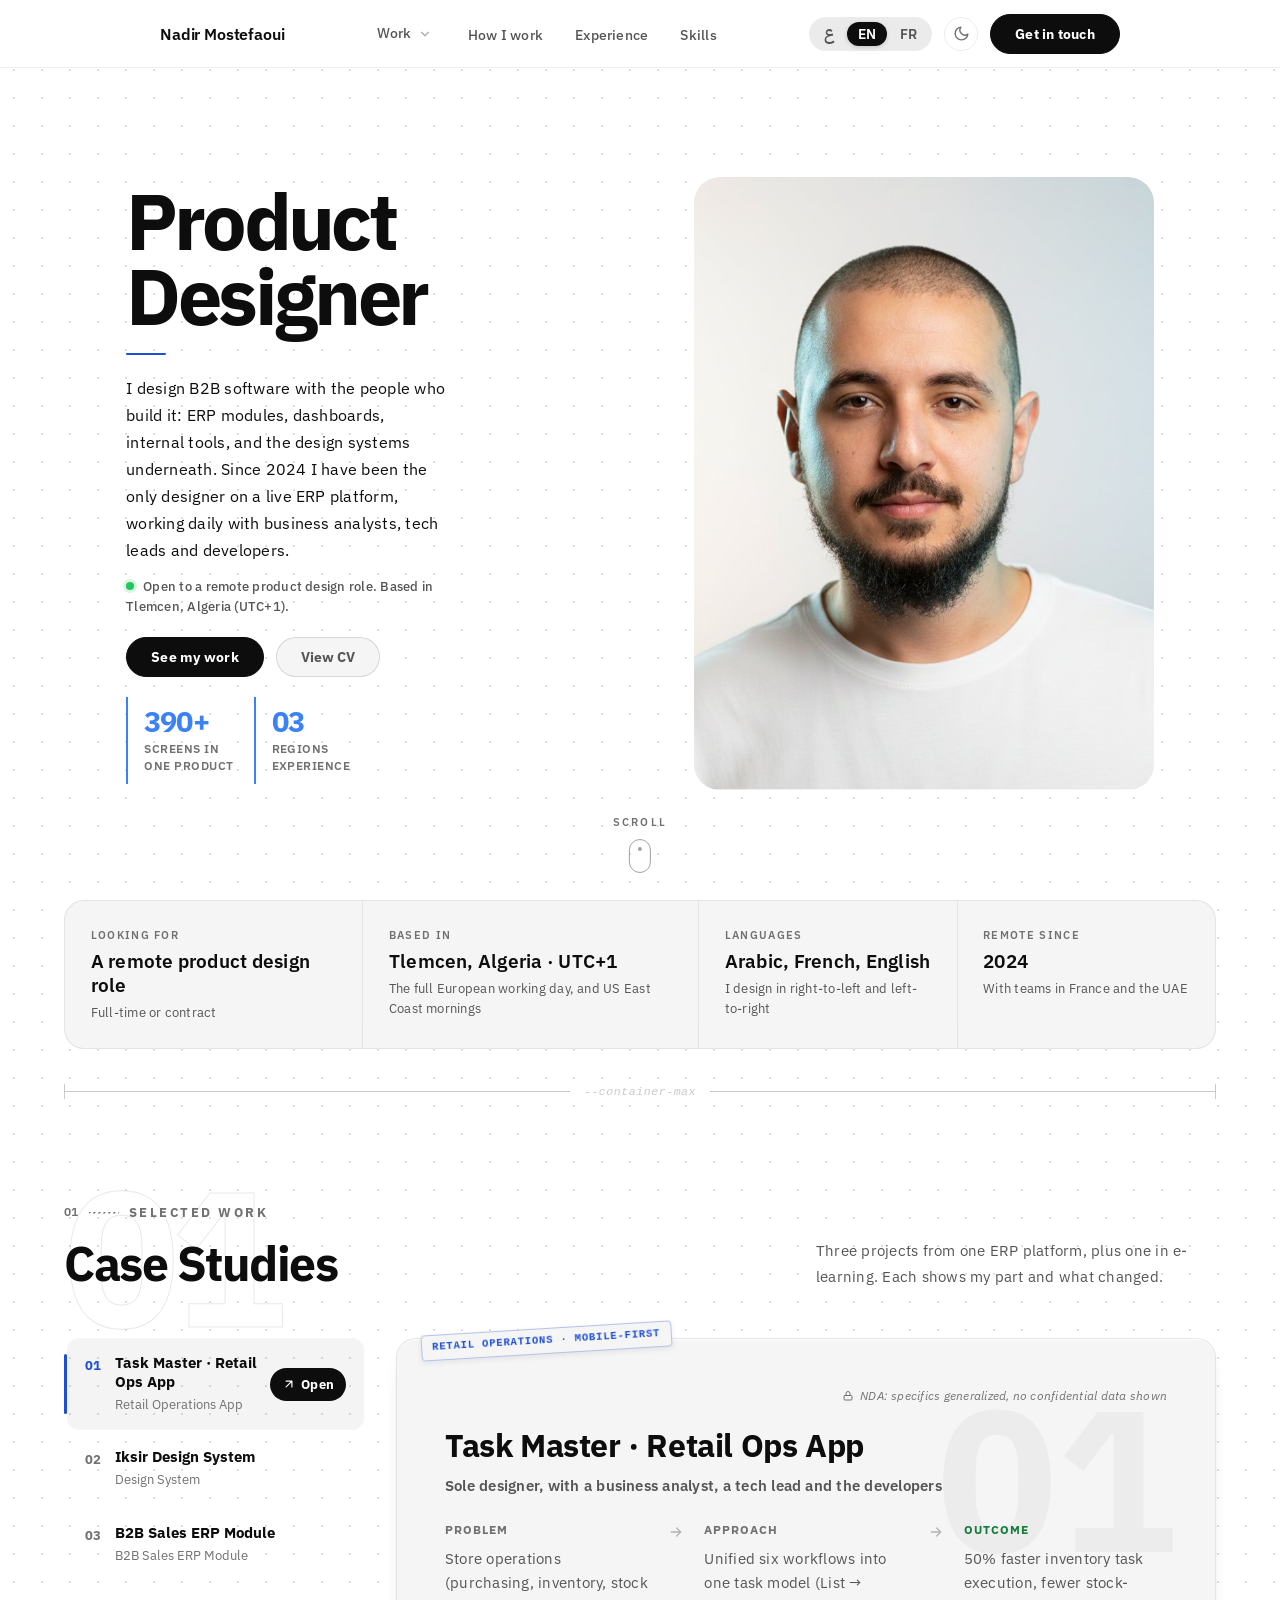
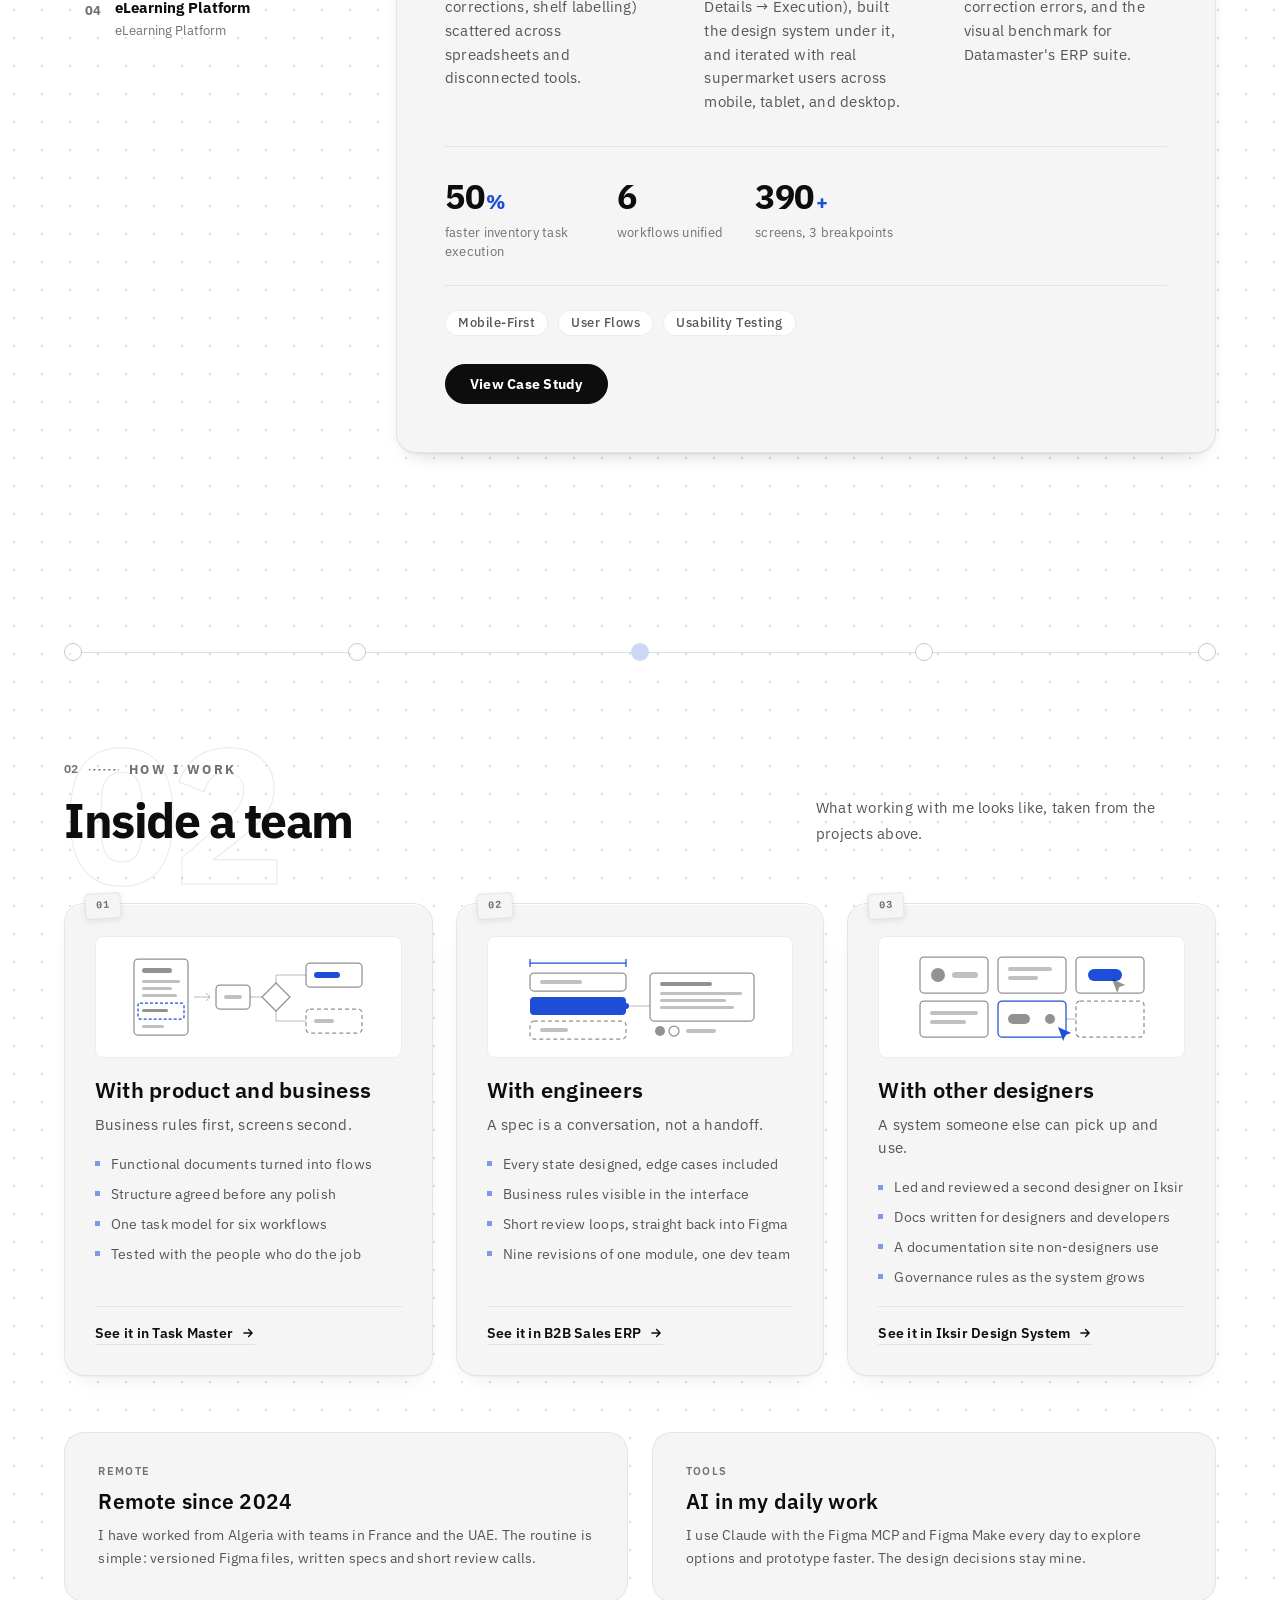
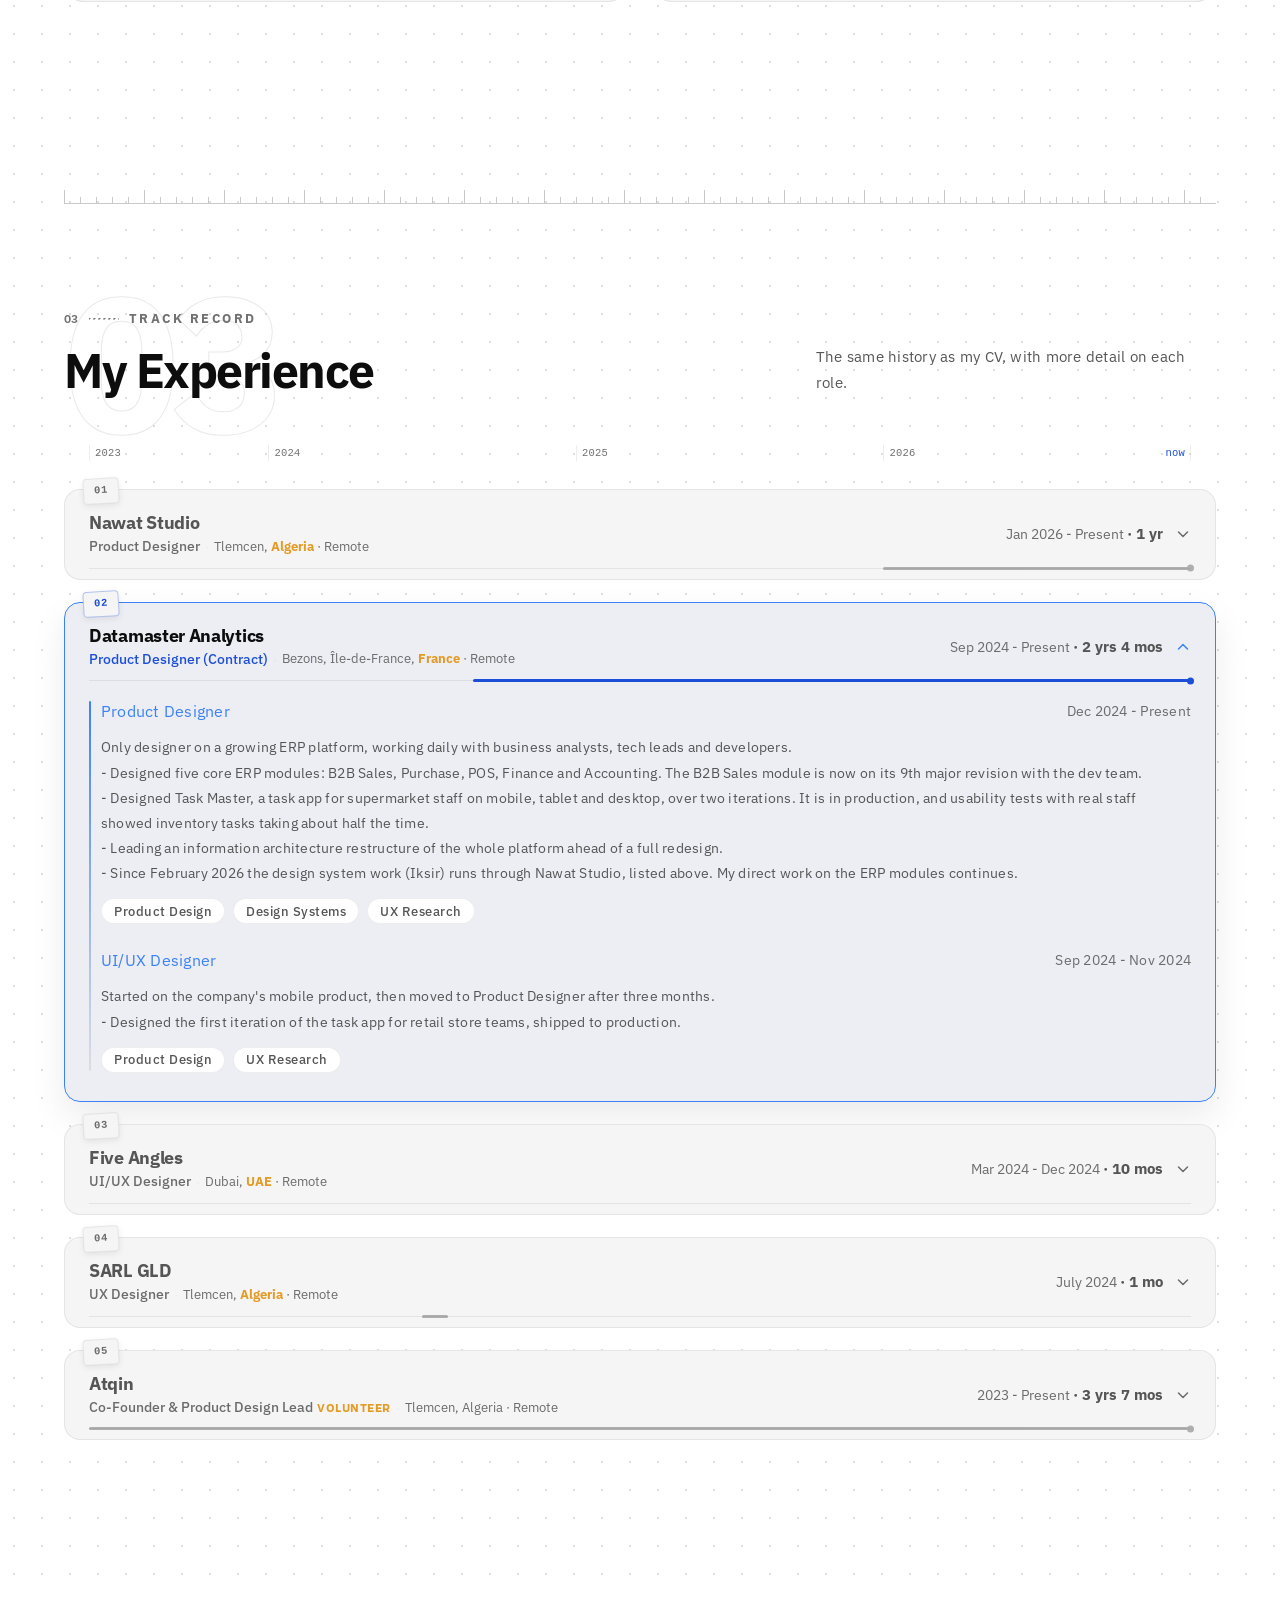
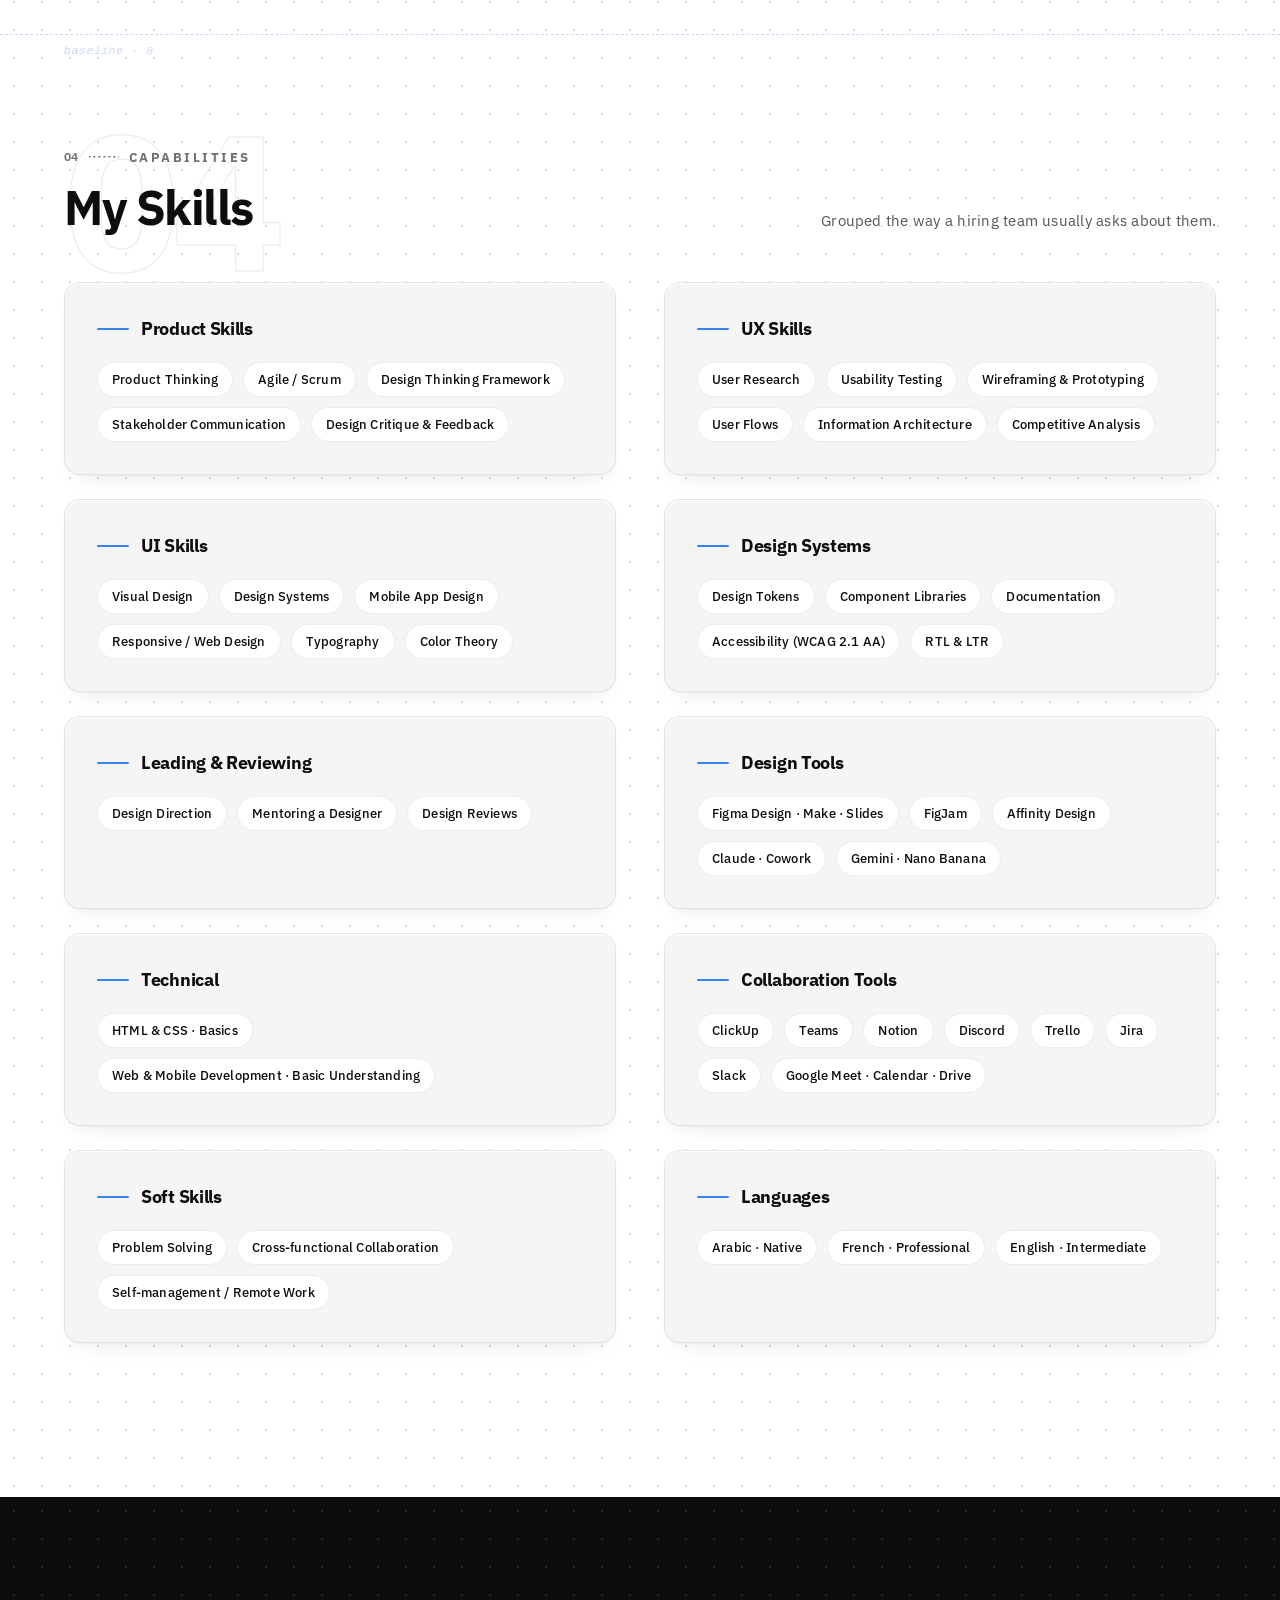
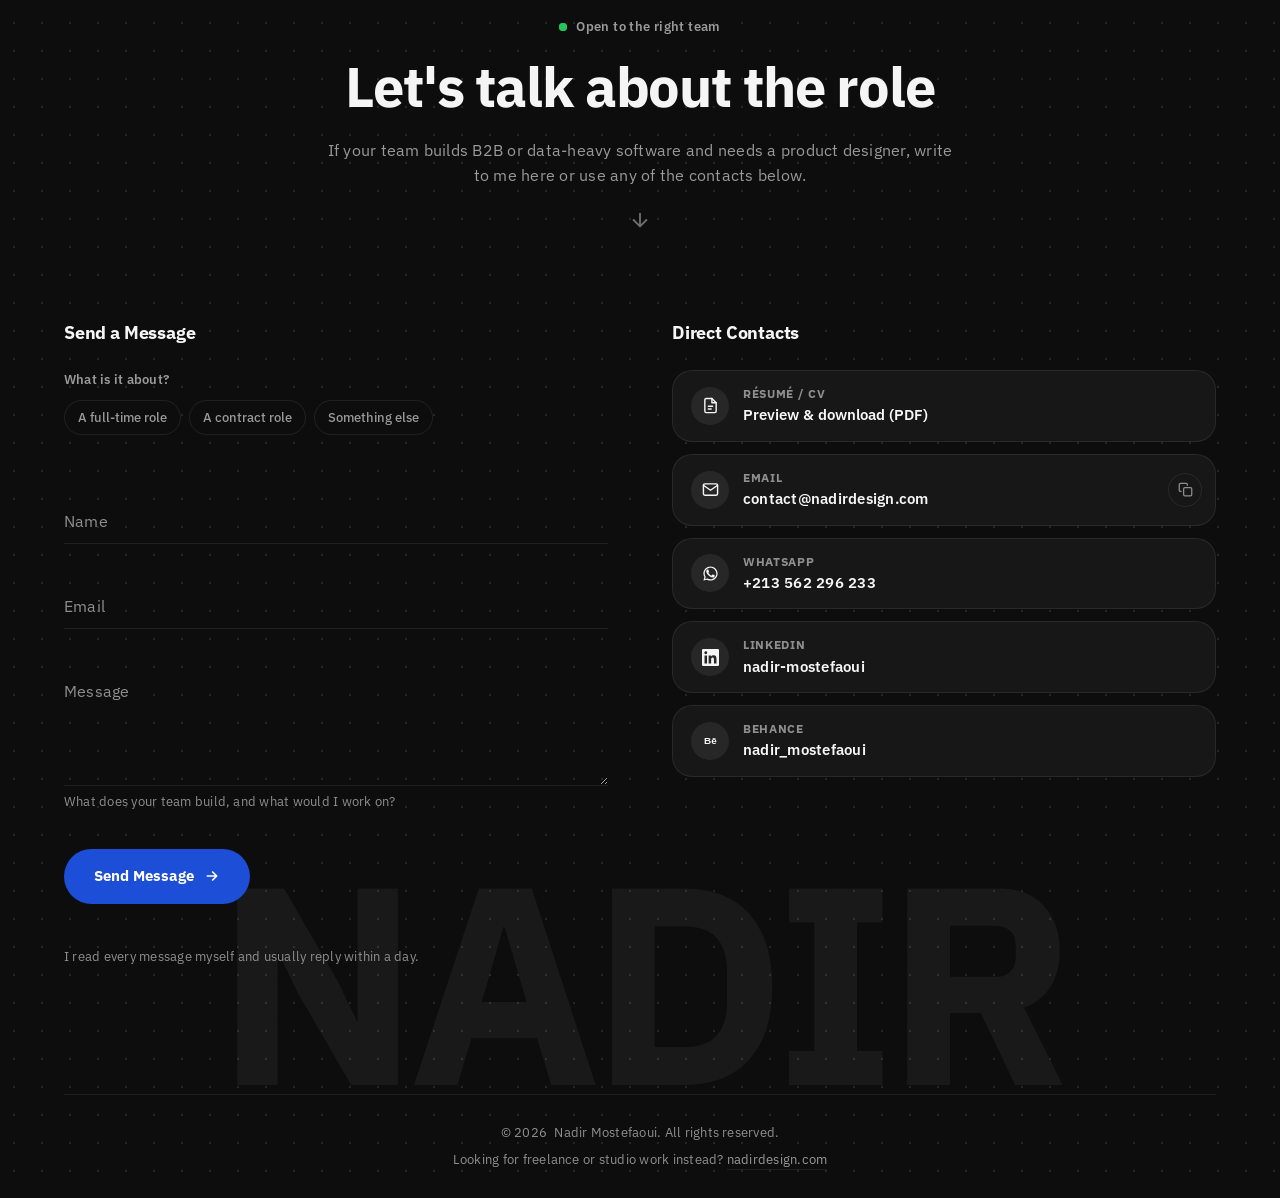
<file: index.html>
<!DOCTYPE html>
<html lang="en" dir="ltr" data-theme="light">
<head>
  <meta charset="UTF-8">
  <meta name="viewport" content="width=device-width, initial-scale=1.0">
  <!-- i18n-page tells js/i18n.js which meta block to apply, so the title,
       description and social-share tags follow the selected language
       instead of staying English. -->
  <meta name="i18n-page" content="home">
  <meta name="description" content="Product designer for B2B software: ERP modules, dashboards, internal tools and the design systems under them. Remote from Algeria (UTC+1). Arabic, French, English.">
  <!-- JOBS SITE: kept out of search engines on purpose. It is reached by the
       link on the CV, and must never compete with nadirdesign.com in Google. -->
  <meta name="robots" content="noindex, follow">
  <meta name="author" content="Nadir Mostefaoui">
  <meta property="og:title" content="Nadir Mostefaoui · Product Designer for B2B SaaS, ERP and Design Systems">
  <meta property="og:description" content="Three case studies from a live ERP platform: a task app tested with real staff, a sales module, and a design system of 1,033 variables and 24 components.">
  <meta property="og:locale" content="en">
  <meta property="og:type" content="website">
  <!-- Social preview. 1200x630 portfolio card: the same artwork used on the
       LinkedIn Featured link for this site, so the two surfaces match. It is
       deliberately ONE image for all three languages: crawlers read this
       static head before js/i18n.js runs, so a per-language swap would never
       be seen. The URL must stay absolute — relative og:image paths are
       ignored. Filename is versioned rather than overwriting og-cover.jpg,
       because social platforms cache previews by image URL; a new path is
       what forces every one of them to re-fetch. The case-study pages still
       point at og-cover.jpg on purpose — a "Case studies" index card would
       misread on a link to one specific case study. -->
  <meta property="og:url" content="https://portfolio.nadirdesign.com/">
  <meta property="og:image" content="https://portfolio.nadirdesign.com/assets/images/og-portfolio.png">
  <meta property="og:image:width" content="1200">
  <meta property="og:image:height" content="630">
  <meta property="og:image:type" content="image/png">
  <meta property="og:image:alt" content="Case studies — enterprise UX, ERP and design systems. Three stacked product screens, the front one a dense data table.">
  <meta name="twitter:card" content="summary_large_image">
  <meta name="twitter:image" content="https://portfolio.nadirdesign.com/assets/images/og-portfolio.png">

  <title>Nadir Mostefaoui · Product Designer for B2B SaaS, ERP and Design Systems</title>

  <!-- Scroll position on load — three scenarios:

       1. A RELOAD or BACK/FORWARD (bfcache) navigation should always land
          back on the Hero section, ignoring any leftover history scroll
          offset or URL hash. scrollRestoration = 'manual' plus an
          immediate scrollTo(0, 0) handle the common case; a pageshow
          listener is a second, later-firing pass for mobile Safari, which
          can still nudge the scroll position back after 'load' if the
          page's height changed since the offset was first recorded (e.g.
          an Experience accordion item was left open).

       2. A genuine INCOMING navigation carrying a URL hash — e.g. a
          case-study page's "Experience" nav link pointing to
          index.html#experience — must be honoured: the page should land
          on that section, not the Hero. The hash is still stripped from
          the address bar right away (keeps URLs clean, matches this
          site's plain '#work'-style nav links) but the target id is
          remembered in window.__pendingScrollTarget and applied by the
          hero-entrance trigger at the end of <body>, once the hero has
          been released.

       3. Same-page anchor clicks (already on index.html, clicking
          '#skills' etc.) never trigger a new document load, so this
          script doesn't run again — native + CSS smooth-scrolling just
          works on its own.

       The Navigation Timing API tells scenarios 1 and 2 apart: only a
       'navigate' entry (a fresh link/URL, not a reload or back/forward)
       with a hash counts as an incoming section link. -->
  <script>
    if ('scrollRestoration' in history) {
      history.scrollRestoration = 'manual';
    }

    var navType = 'navigate';
    if (performance.getEntriesByType && performance.getEntriesByType('navigation').length) {
      navType = performance.getEntriesByType('navigation')[0].type;
    } else if (performance.navigation) {
      navType = ['navigate', 'reload', 'back_forward'][performance.navigation.type] || 'navigate';
    }

    var isIncomingSectionLink = (navType === 'navigate' && !!location.hash);
    if (isIncomingSectionLink) {
      window.__pendingScrollTarget = location.hash.slice(1);
    }

    if (location.hash) {
      history.replaceState(null, '', location.pathname + location.search);
    }
    window.scrollTo(0, 0);
    window.addEventListener('pageshow', function (e) {
      if (e.persisted || !isIncomingSectionLink) {
        window.scrollTo(0, 0);
      }
    });
  </script>

  <!-- Favicon — swapped per language by the pre-paint script below and
       live by js/i18n.js's switchLang() (both target this id) . -->
  <link rel="icon" type="image/svg+xml" href="assets/icons/favicon.svg" id="favicon-link">

  <!-- Preload critical assets -->
  <link rel="preload" href="assets/images/profile.jpg" as="image">

  <!-- Fonts — a real <link> here (not the @import that used to live inside
       style.css) so the browser's HTML preloader discovers and starts
       fetching it immediately, in parallel with everything else in <head>.
       @import is only discovered after style.css itself has been fully
       fetched and parsed, adding a serial round-trip that delayed text
       rendering on first, cold-cache visits. -->
  <link rel="preconnect" href="https://fonts.googleapis.com">
  <link rel="preconnect" href="https://fonts.gstatic.com" crossorigin>
  <link rel="stylesheet" href="https://fonts.googleapis.com/css2?family=IBM+Plex+Sans:ital,wght@0,300;0,400;0,500;0,600;0,700;1,400&family=IBM+Plex+Sans+Arabic:wght@300;400;500;600;700&display=swap">

  <!-- Stylesheets -->
  <link rel="stylesheet" href="css/reset.css">
  <link rel="stylesheet" href="css/tokens.css">
  <link rel="stylesheet" href="css/style.css">
  <!-- JOBS SITE: every style that does not exist on nadirdesign.com lives in
       this one file, so style.css can stay an untouched copy of the main
       site's. -->
  <link rel="stylesheet" href="css/jobs.css">

  <!-- Apply theme before paint — prevents flash. Defaults to light mode
       for first-time visitors regardless of OS/browser color-scheme
       preference; only an explicit saved choice overrides it. -->
  <script>
    (function(){
      const t = localStorage.getItem('nadir-theme');
      document.documentElement.setAttribute('data-theme', t || 'light');
    })();
  </script>

  <!-- Apply language/direction before paint — prevents a flash of the wrong
       direction and of the wrong-script nav name (js/i18n.js's own
       switchLang() only runs on DOMContentLoaded, which is after first
       paint). Key/list mirror js/i18n.js's STORAGE_KEY and RTL_LANGS
       exactly — keep both in sync if either changes. Also swaps the favicon
       before the browser requests it, for the same reason. -->
  <script>
    (function(){
      const lang  = localStorage.getItem('nadir-lang') || 'en';
      const isRTL = lang === 'ar';
      document.documentElement.setAttribute('lang', lang);
      document.documentElement.setAttribute('dir', isRTL ? 'rtl' : 'ltr');

      const favicon = document.getElementById('favicon-link');
      if (favicon && isRTL) favicon.href = 'assets/icons/favicon-ar.svg';
    })();
  </script>
</head>
<body class="hero-pending">

  <!-- The light table: the dot grid the whole page sits on (css §1) -->
  <div class="page-field" aria-hidden="true"><span class="pf-grid"></span></div>

  <!-- ══════════════════════
       NAVBAR
  ══════════════════════ -->
  <header>
    <nav class="navbar" id="navbar" aria-label="Main navigation">
      <div class="nav-inner">

        <!-- Identity. Replaces the signature logo (removed 2026-08-05).
             Deliberately just the name in the site's own typeface, with no
             mark of any kind — nothing here is an image, so it needs no
             light/dark asset swap and no per-language file: `nav.name`
             carries the script. -->
        <a href="#" class="nav-identity" id="nav-logo" aria-label="Nadir Mostefaoui: Home">
          <!-- Two spans, not one JS-swapped string: js/i18n.js writes each
               [data-i18n] node independently, so a single node can only ever
               hold one key. CSS picks which is visible per breakpoint. -->
          <span class="nav-identity-name nav-identity-name--full" data-i18n="nav.name">Nadir Mostefaoui</span>
          <span class="nav-identity-name nav-identity-name--short" data-i18n="nav.name_short">Nadir</span>
        </a>

        <!-- Nav links -->
        <ul class="nav-links" id="nav-links" role="list">
          <li class="nav-item has-dropdown">
            <div class="nav-item-row">
              <a href="#work" class="nav-link" data-i18n="nav.projects">Work</a>
              <button type="button" class="nav-dropdown-toggle" aria-expanded="false" aria-controls="nav-dropdown-work"
                      aria-label="Show case studies menu" data-i18n-aria-label="nav.dropdown_aria">
                <svg class="chevron" width="14" height="14" viewBox="0 0 24 24" fill="none"
                     stroke="currentColor" stroke-width="2" stroke-linecap="round" stroke-linejoin="round" aria-hidden="true">
                  <polyline points="6 9 12 15 18 9"/>
                </svg>
              </button>
            </div>
            <div class="nav-dropdown" id="nav-dropdown-work">
              <div class="nav-dropdown-inner">
                <ul class="nav-dropdown-list" role="list">
                  <li><a href="case-studies/task-master.html" data-i18n="work.cs2.title">Task Master · Retail Ops App</a></li>
                  <li><a href="case-studies/iksir-design-system.html" data-i18n="work.cs5.title">Iksir Design System</a></li>
                  <li><a href="case-studies/b2b-sales-erp.html" data-i18n="work.cs3.title">B2B Sales ERP Module</a></li>
                  <li><a href="https://nadirdesign.notion.site/eLearning-Platform-Teacher-Side-2789267c734580818447e1667e1b8630?source=copy_link" target="_blank" rel="noopener noreferrer" data-i18n="work.cs4.title">eLearning Platform</a></li>
                  <li class="nav-dropdown-all"><a href="#work" data-i18n="nav.all_projects">All case studies</a></li>
                </ul>
              </div>
            </div>
          </li>
          <li><a href="#how"        class="nav-link" data-i18n="nav.how">How I work</a></li>
          <li><a href="#experience" class="nav-link" data-i18n="nav.experience">Experience</a></li>
          <li><a href="#skills"     class="nav-link" data-i18n="nav.skills">Skills</a></li>

          <!-- Mobile-only extras -->
          <li class="nav-mobile-status">
            <span class="nav-status-dot" aria-hidden="true"></span>
            <span data-i18n="footer.badge">Open to the right team</span>
          </li>
          <li class="nav-mobile-cta">
            <a href="#contact" class="btn btn-dark">
              <span data-i18n="nav.contact">Get in touch</span>
              <svg class="btn-arrow" width="14" height="14" viewBox="0 0 24 24" fill="none" stroke="currentColor" stroke-width="2.5" stroke-linecap="round" stroke-linejoin="round" aria-hidden="true"><path d="M5 12h14M13 6l6 6-6 6"/></svg>
            </a>
          </li>
          <li class="nav-mobile-controls">
            <div class="lang-switcher" role="group" aria-label="Select language">
              <button class="lang-btn" data-lang-btn="ar" aria-label="Arabic"  aria-pressed="false">ع</button>
              <button class="lang-btn active" data-lang-btn="en" aria-label="English" aria-pressed="true">EN</button>
              <button class="lang-btn" data-lang-btn="fr" aria-label="Français" aria-pressed="false">FR</button>
            </div>
            <button class="theme-toggle" data-theme-toggle aria-label="Switch theme" aria-pressed="false">
              <svg class="icon-moon" viewBox="0 0 24 24" fill="none" stroke="currentColor" stroke-width="2"
                   stroke-linecap="round" stroke-linejoin="round" aria-hidden="true">
                <path d="M21 12.79A9 9 0 1 1 11.21 3 7 7 0 0 0 21 12.79z"/>
              </svg>
              <svg class="icon-sun" viewBox="0 0 24 24" fill="none" stroke="currentColor" stroke-width="2"
                   stroke-linecap="round" stroke-linejoin="round" aria-hidden="true">
                <circle cx="12" cy="12" r="5"/>
                <line x1="12" y1="1"  x2="12" y2="3"/>
                <line x1="12" y1="21" x2="12" y2="23"/>
                <line x1="4.22" y1="4.22"  x2="5.64" y2="5.64"/>
                <line x1="18.36" y1="18.36" x2="19.78" y2="19.78"/>
                <line x1="1"  y1="12" x2="3"  y2="12"/>
                <line x1="21" y1="12" x2="23" y2="12"/>
                <line x1="4.22" y1="19.78" x2="5.64" y2="18.36"/>
                <line x1="18.36" y1="5.64"  x2="19.78" y2="4.22"/>
              </svg>
            </button>
          </li>
        </ul>

        <!-- Right side -->
        <div class="nav-end">
          <!-- Language switcher -->
          <div class="lang-switcher" role="group" aria-label="Select language">
            <button class="lang-btn" data-lang-btn="ar" aria-label="Arabic"  aria-pressed="false">ع</button>
            <button class="lang-btn active" data-lang-btn="en" aria-label="English" aria-pressed="true">EN</button>
            <button class="lang-btn" data-lang-btn="fr" aria-label="Français" aria-pressed="false">FR</button>
          </div>

          <!-- Theme toggle -->
          <button class="theme-toggle" data-theme-toggle aria-label="Switch to dark mode" aria-pressed="false">
            <svg class="icon-moon" viewBox="0 0 24 24" fill="none" stroke="currentColor" stroke-width="2"
                 stroke-linecap="round" stroke-linejoin="round" aria-hidden="true">
              <path d="M21 12.79A9 9 0 1 1 11.21 3 7 7 0 0 0 21 12.79z"/>
            </svg>
            <svg class="icon-sun" viewBox="0 0 24 24" fill="none" stroke="currentColor" stroke-width="2"
                 stroke-linecap="round" stroke-linejoin="round" aria-hidden="true">
              <circle cx="12" cy="12" r="5"/>
              <line x1="12" y1="1"  x2="12" y2="3"/>
              <line x1="12" y1="21" x2="12" y2="23"/>
              <line x1="4.22" y1="4.22"  x2="5.64" y2="5.64"/>
              <line x1="18.36" y1="18.36" x2="19.78" y2="19.78"/>
              <line x1="1"  y1="12" x2="3"  y2="12"/>
              <line x1="21" y1="12" x2="23" y2="12"/>
              <line x1="4.22" y1="19.78" x2="5.64" y2="18.36"/>
              <line x1="18.36" y1="5.64"  x2="19.78" y2="4.22"/>
            </svg>
          </button>

          <!-- CTA -->
          <a href="#contact" class="btn btn-dark">
            <span data-i18n="nav.contact">Get in touch</span>
            <svg class="btn-arrow" width="14" height="14" viewBox="0 0 24 24" fill="none" stroke="currentColor" stroke-width="2.5" stroke-linecap="round" stroke-linejoin="round" aria-hidden="true"><path d="M5 12h14M13 6l6 6-6 6"/></svg>
          </a>
        </div>

        <!-- Mobile hamburger -->
        <button class="nav-toggle" id="nav-toggle" aria-label="Open menu" aria-expanded="false" aria-controls="nav-links">
          <span></span><span></span><span></span>
        </button>

      </div>
    </nav>
  </header>

  <!-- Dim scrim behind the mobile menu pop-up — also acts as a
       tap-anywhere-to-close target. Mobile-only (see CSS). -->
  <div class="nav-backdrop" id="nav-backdrop" aria-hidden="true"></div>

  <main>

    <!-- ══════════════════════
         HERO SECTION
    ══════════════════════ -->
    <section class="hero" id="hero" aria-labelledby="hero-title">



      <!-- Left: all content. The greeting line ("Hi, I'm Nadir Mostefaoui" with
           a pulsing dot) was removed 2026-08-05: once the navbar started
           showing his name, the hero repeated it a couple of hundred pixels
           below. The section now opens straight on the display title. -->
      <div class="hero-content">

        <!-- Mobile-only grouping wrapper. display:contents on desktop so it has
             zero effect on the existing flex layout there. -->
        <div class="hero-bottom-group">

          <!-- "Bilingual duet" display title. The ghost span renders the OTHER
               script behind the live one (Arabic behind EN/FR, Latin behind AR)
               as a faint background layer — it makes the Arabic/English design
               fluency visible in the first thing a visitor sees.

               This span structure MUST also be duplicated in every locale's
               `hero.title` string in js/i18n.js: switchLang() overwrites this
               h1 via innerHTML on every language change, so markup authored
               only here would be destroyed on the first switch.

               The ghost is aria-hidden so the h1's accessible name stays the
               single real title, and it uses the unpointed Arabic (no tashkeel)
               because diacritics read as noise at 9% opacity. -->
          <h1 class="hero-title" id="hero-title" data-i18n="hero.title" data-i18n-html>
            <span class="ht-ghost" aria-hidden="true">مصمم منتجات</span><span class="ht-main"><span class="ht-l">Product</span><span class="ht-l">Designer</span></span>
          </h1>

          <div class="hero-divider" aria-hidden="true"></div>

          <!-- data-i18n-html because the string carries markup: the closing
               availability line is wrapped in .hero-bio-sig so it sets as a
               smaller caption with a status dot. The same markup lives in all
               three locale strings in js/i18n.jobs.js, since switchLang()
               overwrites this node. The copy below is the first-paint fallback. -->
          <p class="hero-bio" data-i18n="hero.bio" data-i18n-html>I design B2B software with the people who build it: ERP modules, dashboards, internal tools, and the design systems underneath. Since 2024 I have been the only designer on a live ERP platform, working daily with business analysts, tech leads and developers.<span class="hero-bio-sig hero-open"><span class="hero-open-dot" aria-hidden="true"></span>Open to a remote product design role. Based in Tlemcen, Algeria (UTC+1).</span></p>

          <!-- A visitor here usually arrives FROM the CV, so the first action
               is the work. The CV is the second, for someone who landed here
               some other way. -->
          <div class="hero-actions">
            <a href="#work" class="btn btn-dark">
              <span data-i18n="hero.cta_primary">See my work</span>
              <svg class="btn-arrow" width="14" height="14" viewBox="0 0 24 24" fill="none" stroke="currentColor" stroke-width="2.5" stroke-linecap="round" stroke-linejoin="round" aria-hidden="true"><path d="M5 12h14M13 6l6 6-6 6"/></svg>
            </a>
            <button type="button" class="btn btn-ghost-fill" data-cv-open>
              <span data-i18n="hero.cta_cv">View CV</span>
              <svg class="btn-arrow" width="14" height="14" viewBox="0 0 24 24" fill="none" stroke="currentColor" stroke-width="2.5" stroke-linecap="round" stroke-linejoin="round" aria-hidden="true"><path d="M5 12h14M13 6l6 6-6 6"/></svg>
            </button>
          </div>

          <!-- Stats -->
          <div class="hero-stats" aria-label="Quick stats">
            <div class="stat-item">
              <span class="stat-num" data-i18n="hero.stat2_num">390+</span>
              <span class="stat-label" data-i18n="hero.stat2_label">Screens in
one product</span>
            </div>
            <div class="stat-item">
              <span class="stat-num" data-i18n="hero.stat3_num">03</span>
              <span class="stat-label" data-i18n="hero.stat3_label">Regions
experience</span>
            </div>
          </div>

        </div>

      </div>

      <!-- Right: portrait photo card. On mobile this becomes the full-bleed
           background for the whole hero, with .hero-content overlaid on top. -->
      <div class="hero-portrait-wrap" aria-hidden="true">
        <div class="portrait-card-wrapper">

          <!-- Offset ghost card for depth (mobile only) -->
          <div class="portrait-card-bg"></div>

          <!-- Main card: image (+ mobile scrim, added in CSS via ::before) -->
          <div class="portrait-card-inner">
            <img
              src="assets/images/profile.jpg"
              alt=""
              class="hero-portrait-img"
              loading="eager"
              fetchpriority="high"
            >
          </div>

        </div>
      </div>

      <!-- Scroll cue: fades out once the visitor scrolls -->
      <a class="scroll-cue" href="#work" aria-label="Scroll to explore" data-i18n-aria-label="hero.scroll_aria">
        <span class="scroll-cue__label" data-i18n="hero.scroll">Scroll</span>
        <span class="scroll-cue__track" aria-hidden="true"><span class="scroll-cue__dot"></span></span>
      </a>

    </section>

    <!-- ══════════════════════════════════════════════
         AT A GLANCE (jobs site only)
         The four things a recruiter screens for before reading anything
         else, set as one quiet spec row. Not a numbered section: it has no
         .exp-label-row, so the section counter skips it.
    ══════════════════════════════════════════════ -->
    <section class="glance" aria-label="At a glance" data-i18n-aria-label="glance.aria">
      <dl class="glance-grid">
        <div class="glance-cell">
          <dt class="glance-k" data-i18n="glance.k1">Looking for</dt>
          <dd class="glance-v" data-i18n="glance.v1">A remote product design role</dd>
          <dd class="glance-s" data-i18n="glance.s1">Full-time or contract</dd>
        </div>
        <div class="glance-cell">
          <dt class="glance-k" data-i18n="glance.k2">Based in</dt>
          <dd class="glance-v" data-i18n="glance.v2">Tlemcen, Algeria · UTC+1</dd>
          <dd class="glance-s" data-i18n="glance.s2">The full European working day, and US East Coast mornings</dd>
        </div>
        <div class="glance-cell">
          <dt class="glance-k" data-i18n="glance.k3">Languages</dt>
          <dd class="glance-v" data-i18n="glance.v3">Arabic, French, English</dd>
          <dd class="glance-s" data-i18n="glance.s3">I design in right-to-left and left-to-right</dd>
        </div>
        <div class="glance-cell">
          <dt class="glance-k" data-i18n="glance.k4">Remote since</dt>
          <dd class="glance-v" data-i18n="glance.v4">2024</dd>
          <dd class="glance-s" data-i18n="glance.s4">With teams in France and the UAE</dd>
        </div>
      </dl>
    </section>

    <!-- ══════════════════════════════════════════════
         WORK / CASE STUDIES SECTION
    ══════════════════════════════════════════════ -->
    <section id="work" class="work-section" aria-labelledby="work-title">
      <!-- A dimension line measuring the column it sits above. -->
      <span class="pf-frag pf-band pf-dim pf-at-work-top" aria-hidden="true"><i class="pf-dim-line"></i><em class="pf-mono">--container-max</em><i class="pf-dim-line"></i></span>
      <div class="work-container">

        <div class="exp-header">
          <div class="exp-label-row">
            <span class="exp-label-line" aria-hidden="true"></span>
            <span class="exp-label-text" data-i18n="work.label">SELECTED WORK</span>
          </div>
          <div class="exp-title-row">
            <h2 class="exp-title" id="work-title" data-i18n="work.title">Case Studies</h2>
            <p class="exp-subtitle" data-i18n="work.subtitle">Three projects from one ERP platform, plus one in e-learning. Each shows my part and what changed.</p>
          </div>
        </div>

        <div class="work-explorer">

          <div class="work-tablist" role="tablist" aria-orientation="vertical" aria-label="Case studies">
            <div class="work-tab-item">
              <button class="work-tab" role="tab" id="work-tab-2" aria-selected="true" aria-controls="work-panel-2" tabindex="0" data-index="0">
                <span class="work-tab-num" aria-hidden="true">01</span>
                <span class="work-tab-info">
                  <span class="work-tab-company" data-i18n="work.cs2.title">Task Master · Retail Ops App</span>
                  <span class="work-tab-short" data-i18n="work.cs2.short">Task Master</span>
                  <span class="work-tab-hook" data-i18n="work.cs2.hook">Retail Operations App</span>
                </span>
              </button>
              <a class="work-tab-open" href="case-studies/task-master.html" data-i18n-aria-label="work.open_aria" aria-label="Open case study">
                <svg width="14" height="14" viewBox="0 0 24 24" fill="none" stroke="currentColor" stroke-width="2" stroke-linecap="round" stroke-linejoin="round" aria-hidden="true"><path d="M7 17L17 7M7 7h10v10"/></svg>
                <span data-i18n="work.open_label">Open</span>
              </a>
            </div>
            <div class="work-tab-item">
              <button class="work-tab" role="tab" id="work-tab-5" aria-selected="false" aria-controls="work-panel-5" tabindex="-1" data-index="1">
                <span class="work-tab-num" aria-hidden="true">02</span>
                <span class="work-tab-info">
                  <span class="work-tab-company" data-i18n="work.cs5.title">Iksir Design System</span>
                  <span class="work-tab-short" data-i18n="work.cs5.short">Design System</span>
                  <span class="work-tab-hook" data-i18n="work.cs5.hook">Design System</span>
                </span>
              </button>
              <a class="work-tab-open" href="case-studies/iksir-design-system.html" data-i18n-aria-label="work.open_aria" aria-label="Open case study">
                <svg width="14" height="14" viewBox="0 0 24 24" fill="none" stroke="currentColor" stroke-width="2" stroke-linecap="round" stroke-linejoin="round" aria-hidden="true"><path d="M7 17L17 7M7 7h10v10"/></svg>
                <span data-i18n="work.open_label">Open</span>
              </a>
            </div>
            <div class="work-tab-item">
              <button class="work-tab" role="tab" id="work-tab-3" aria-selected="false" aria-controls="work-panel-3" tabindex="-1" data-index="2">
                <span class="work-tab-num" aria-hidden="true">03</span>
                <span class="work-tab-info">
                  <span class="work-tab-company" data-i18n="work.cs3.title">B2B Sales ERP Module</span>
                  <span class="work-tab-short" data-i18n="work.cs3.short">Sales ERP</span>
                  <span class="work-tab-hook" data-i18n="work.cs3.hook">B2B Sales ERP Module</span>
                </span>
              </button>
              <a class="work-tab-open" href="case-studies/b2b-sales-erp.html" data-i18n-aria-label="work.open_aria" aria-label="Open case study">
                <svg width="14" height="14" viewBox="0 0 24 24" fill="none" stroke="currentColor" stroke-width="2" stroke-linecap="round" stroke-linejoin="round" aria-hidden="true"><path d="M7 17L17 7M7 7h10v10"/></svg>
                <span data-i18n="work.open_label">Open</span>
              </a>
            </div>
            <div class="work-tab-item">
              <button class="work-tab" role="tab" id="work-tab-4" aria-selected="false" aria-controls="work-panel-4" tabindex="-1" data-index="3">
                <span class="work-tab-num" aria-hidden="true">04</span>
                <span class="work-tab-info">
                  <span class="work-tab-company" data-i18n="work.cs4.title">eLearning Platform</span>
                  <span class="work-tab-short" data-i18n="work.cs4.short">eLearning</span>
                  <span class="work-tab-hook" data-i18n="work.cs4.hook">eLearning Platform</span>
                </span>
              </button>
              <a class="work-tab-open" href="https://nadirdesign.notion.site/eLearning-Platform-Teacher-Side-2789267c734580818447e1667e1b8630?source=copy_link" target="_blank" rel="noopener noreferrer" data-i18n-aria-label="work.open_aria" aria-label="Open case study">
                <svg width="14" height="14" viewBox="0 0 24 24" fill="none" stroke="currentColor" stroke-width="2" stroke-linecap="round" stroke-linejoin="round" aria-hidden="true"><path d="M7 17L17 7M7 7h10v10"/></svg>
                <span data-i18n="work.open_label">Open</span>
              </a>
            </div>
            <span class="work-tab-indicator" aria-hidden="true"></span>
          </div>

          <div class="work-panels">

            <!-- ── CS2: Task Management App ── -->
            <article class="work-panel is-active" role="tabpanel" id="work-panel-2" aria-labelledby="work-tab-2" tabindex="0">
              <span class="work-panel-ghost-num" aria-hidden="true">01</span>
              <div class="work-panel-top">
                <span class="work-panel-tag" data-i18n="work.cs2.tag">Retail Operations · Mobile-First</span>
                <span class="work-panel-nda">
                  <svg width="12" height="12" viewBox="0 0 24 24" fill="none" stroke="currentColor" stroke-width="2" stroke-linecap="round" stroke-linejoin="round" aria-hidden="true"><rect x="4" y="11" width="16" height="9" rx="2"/><path d="M8 11V7a4 4 0 0 1 8 0v4"/></svg>
                  <span data-i18n="work.nda">NDA: specifics generalized, no confidential data shown</span>
                </span>
              </div>
              <h3 class="work-panel-title" data-i18n="work.cs2.title">Task Master · Retail Ops App</h3>
              <p class="work-panel-meta" data-i18n="work.cs2.role">Sole designer, with a business analyst, a tech lead and the developers</p>

              <div class="work-panel-flow">
                <div class="work-flow-step">
                  <span class="work-flow-label" data-i18n="work.flow_problem">Problem</span>
                  <p data-i18n="work.cs2.problem">Store operations (purchasing, inventory, stock corrections, shelf labelling) scattered across spreadsheets and disconnected tools.</p>
                </div>
                <svg class="work-flow-arrow" width="16" height="16" viewBox="0 0 24 24" fill="none" stroke="currentColor" stroke-width="2" stroke-linecap="round" stroke-linejoin="round" aria-hidden="true"><path d="M5 12h14M13 6l6 6-6 6"/></svg>
                <div class="work-flow-step">
                  <span class="work-flow-label" data-i18n="work.flow_approach">Approach</span>
                  <p data-i18n="work.cs2.approach">Unified six workflows into one task model (List → Details → Execution), built the design system under it, and iterated with real supermarket users across mobile, tablet, and desktop.</p>
                </div>
                <svg class="work-flow-arrow" width="16" height="16" viewBox="0 0 24 24" fill="none" stroke="currentColor" stroke-width="2" stroke-linecap="round" stroke-linejoin="round" aria-hidden="true"><path d="M5 12h14M13 6l6 6-6 6"/></svg>
                <div class="work-flow-step work-flow-step--outcome">
                  <span class="work-flow-label" data-i18n="work.flow_outcome">Outcome</span>
                  <p data-i18n="work.cs2.outcome">50% faster inventory task execution, fewer stock-correction errors, and the visual benchmark for Datamaster's ERP suite.</p>
                </div>
              </div>

              <div class="work-panel-stats">
                <div class="work-stat">
                  <span class="work-stat-value"><span class="work-stat-num" data-count="50">0</span><span class="work-stat-suffix">%</span></span>
                  <span class="work-stat-label" data-i18n="work.cs2.stat1_label">faster inventory task execution</span>
                </div>
                <div class="work-stat">
                  <span class="work-stat-value"><span class="work-stat-num" data-count="6">0</span><span class="work-stat-suffix"></span></span>
                  <span class="work-stat-label" data-i18n="work.cs2.stat2_label">workflows unified</span>
                </div>
                <div class="work-stat">
                  <span class="work-stat-value"><span class="work-stat-num" data-count="390">0</span><span class="work-stat-suffix">+</span></span>
                  <span class="work-stat-label" data-i18n="work.cs2.stat3_label">screens, 3 breakpoints</span>
                </div>
              </div>

              <div class="work-panel-tags">
                <span class="exp-tag" data-i18n="work.cs2.tag1">Mobile-First</span>
                <span class="exp-tag" data-i18n="work.cs2.tag2">User Flows</span>
                <span class="exp-tag" data-i18n="work.cs2.tag3">Usability Testing</span>
              </div>

              <a class="btn btn-dark work-panel-cta" href="case-studies/task-master.html">
                <span data-i18n="work.cta">View Case Study</span>
                <svg class="btn-arrow" width="14" height="14" viewBox="0 0 24 24" fill="none" stroke="currentColor" stroke-width="2.5" stroke-linecap="round" stroke-linejoin="round" aria-hidden="true"><path d="M5 12h14M13 6l6 6-6 6"/></svg>
              </a>
            </article>

            <!-- ── CS5: Iksir Design System ── -->
            <article class="work-panel" role="tabpanel" id="work-panel-5" aria-labelledby="work-tab-5" tabindex="0" hidden>
              <span class="work-panel-ghost-num" aria-hidden="true">02</span>
              <div class="work-panel-top">
                <span class="work-panel-tag" data-i18n="work.cs5.tag">ERP · Design System</span>
                <span class="work-panel-nda">
                  <svg width="12" height="12" viewBox="0 0 24 24" fill="none" stroke="currentColor" stroke-width="2" stroke-linecap="round" stroke-linejoin="round" aria-hidden="true"><rect x="4" y="11" width="16" height="9" rx="2"/><path d="M8 11V7a4 4 0 0 1 8 0v4"/></svg>
                  <span data-i18n="work.nda">NDA: specifics generalized, no confidential data shown</span>
                </span>
              </div>
              <h3 class="work-panel-title" data-i18n="work.cs5.title">Iksir Design System</h3>
              <p class="work-panel-meta" data-i18n="work.cs5.role">Led the project, with a second designer</p>

              <div class="work-panel-flow">
                <div class="work-flow-step">
                  <span class="work-flow-label" data-i18n="work.flow_problem">Problem</span>
                  <p data-i18n="work.cs5.problem">A growing ERP and mobile suite with no shared UI language: inconsistent components, slow builds, and no accessibility or trilingual foundation.</p>
                </div>
                <svg class="work-flow-arrow" width="16" height="16" viewBox="0 0 24 24" fill="none" stroke="currentColor" stroke-width="2" stroke-linecap="round" stroke-linejoin="round" aria-hidden="true"><path d="M5 12h14M13 6l6 6-6 6"/></svg>
                <div class="work-flow-step">
                  <span class="work-flow-label" data-i18n="work.flow_approach">Approach</span>
                  <p data-i18n="work.cs5.approach">Led a token-first design system (a three-layer token architecture, accessibility baked in, a trilingual (LTR/RTL) foundation, and the entire mobile layer), documented for dev handoff.</p>
                </div>
                <svg class="work-flow-arrow" width="16" height="16" viewBox="0 0 24 24" fill="none" stroke="currentColor" stroke-width="2" stroke-linecap="round" stroke-linejoin="round" aria-hidden="true"><path d="M5 12h14M13 6l6 6-6 6"/></svg>
                <div class="work-flow-step work-flow-step--outcome">
                  <span class="work-flow-label" data-i18n="work.flow_outcome">Outcome</span>
                  <p data-i18n="work.cs5.outcome">Shipped V1, and the team now designs and builds against it: one source of truth across web and mobile, with light/dark and RTL handled automatically.</p>
                </div>
              </div>

              <div class="work-panel-stats">
                <div class="work-stat">
                  <span class="work-stat-value"><span class="work-stat-num" data-count="1033">0</span><span class="work-stat-suffix"></span></span>
                  <span class="work-stat-label" data-i18n="work.cs5.stat1_label">design variables</span>
                </div>
                <div class="work-stat">
                  <span class="work-stat-value"><span class="work-stat-num" data-count="24">0</span><span class="work-stat-suffix"></span></span>
                  <span class="work-stat-label" data-i18n="work.cs5.stat2_label">components shipped</span>
                </div>
              </div>

              <div class="work-panel-tags">
                <span class="exp-tag" data-i18n="work.cs5.tag1">Design Systems</span>
                <span class="exp-tag" data-i18n="work.cs5.tag2">Accessibility</span>
                <span class="exp-tag" data-i18n="work.cs5.tag3">Design Tokens</span>
              </div>

              <a class="btn btn-dark work-panel-cta" href="case-studies/iksir-design-system.html">
                <span data-i18n="work.cta">View Case Study</span>
                <svg class="btn-arrow" width="14" height="14" viewBox="0 0 24 24" fill="none" stroke="currentColor" stroke-width="2.5" stroke-linecap="round" stroke-linejoin="round" aria-hidden="true"><path d="M5 12h14M13 6l6 6-6 6"/></svg>
              </a>
            </article>

            <!-- ── CS3: B2B Sales ERP Module ── -->
            <article class="work-panel" role="tabpanel" id="work-panel-3" aria-labelledby="work-tab-3" tabindex="0" hidden>
              <span class="work-panel-ghost-num" aria-hidden="true">03</span>
              <div class="work-panel-top">
                <span class="work-panel-tag" data-i18n="work.cs3.tag">ERP · Sales Operations</span>
                <span class="work-panel-nda">
                  <svg width="12" height="12" viewBox="0 0 24 24" fill="none" stroke="currentColor" stroke-width="2" stroke-linecap="round" stroke-linejoin="round" aria-hidden="true"><rect x="4" y="11" width="16" height="9" rx="2"/><path d="M8 11V7a4 4 0 0 1 8 0v4"/></svg>
                  <span data-i18n="work.nda">NDA: specifics generalized, no confidential data shown</span>
                </span>
              </div>
              <h3 class="work-panel-title" data-i18n="work.cs3.title">B2B Sales ERP Module</h3>
              <p class="work-panel-meta" data-i18n="work.cs3.role">Product designer, with a business analyst, a tech lead and developers</p>

              <div class="work-panel-flow">
                <div class="work-flow-step">
                  <span class="work-flow-label" data-i18n="work.flow_problem">Problem</span>
                  <p data-i18n="work.cs3.problem">Client, order, and invoice data fragmented across tools: dense screens, poor readability.</p>
                </div>
                <svg class="work-flow-arrow" width="16" height="16" viewBox="0 0 24 24" fill="none" stroke="currentColor" stroke-width="2" stroke-linecap="round" stroke-linejoin="round" aria-hidden="true"><path d="M5 12h14M13 6l6 6-6 6"/></svg>
                <div class="work-flow-step">
                  <span class="work-flow-label" data-i18n="work.flow_approach">Approach</span>
                  <p data-i18n="work.cs3.approach">Mid-fidelity, three-zone layout (navigation, tables, and quick actions), prioritizing logic over polish across 4 end-to-end sales flows.</p>
                </div>
                <svg class="work-flow-arrow" width="16" height="16" viewBox="0 0 24 24" fill="none" stroke="currentColor" stroke-width="2" stroke-linecap="round" stroke-linejoin="round" aria-hidden="true"><path d="M5 12h14M13 6l6 6-6 6"/></svg>
                <div class="work-flow-step work-flow-step--outcome">
                  <span class="work-flow-label" data-i18n="work.flow_outcome">Outcome</span>
                  <p data-i18n="work.cs3.outcome">A clear data hierarchy across the full quote-to-return flow, and the layout foundation for 3 more ERP modules.</p>
                </div>
              </div>

              <div class="work-panel-stats">
                <div class="work-stat">
                  <span class="work-stat-value"><span class="work-stat-num" data-count="8">0</span><span class="work-stat-suffix"></span></span>
                  <span class="work-stat-label" data-i18n="work.cs3.stat1_label">core screens</span>
                </div>
                <div class="work-stat">
                  <span class="work-stat-value"><span class="work-stat-num" data-count="50">0</span><span class="work-stat-suffix"></span></span>
                  <span class="work-stat-label" data-i18n="work.cs3.stat2_label">frame states</span>
                </div>
                <div class="work-stat">
                  <span class="work-stat-value"><span class="work-stat-num" data-count="9.1">0.0</span><span class="work-stat-suffix"></span></span>
                  <span class="work-stat-label" data-i18n="work.cs3.stat3_label">version reached</span>
                </div>
              </div>

              <div class="work-panel-tags">
                <span class="exp-tag" data-i18n="work.cs3.tag1">Data Visualization</span>
                <span class="exp-tag" data-i18n="work.cs3.tag2">Enterprise UX</span>
                <span class="exp-tag" data-i18n="work.cs3.tag3">Prototyping</span>
              </div>

              <a class="btn btn-dark work-panel-cta" href="case-studies/b2b-sales-erp.html">
                <span data-i18n="work.cta">View Case Study</span>
                <svg class="btn-arrow" width="14" height="14" viewBox="0 0 24 24" fill="none" stroke="currentColor" stroke-width="2.5" stroke-linecap="round" stroke-linejoin="round" aria-hidden="true"><path d="M5 12h14M13 6l6 6-6 6"/></svg>
              </a>
            </article>

            <!-- ── CS4: eLearning Platform ── -->
            <article class="work-panel" role="tabpanel" id="work-panel-4" aria-labelledby="work-tab-4" tabindex="0" hidden>
              <span class="work-panel-ghost-num" aria-hidden="true">04</span>
              <div class="work-panel-top">
                <span class="work-panel-tag" data-i18n="work.cs4.tag">eLearning · Multi-Role Platform</span>
                <span class="work-panel-nda">
                  <svg width="12" height="12" viewBox="0 0 24 24" fill="none" stroke="currentColor" stroke-width="2" stroke-linecap="round" stroke-linejoin="round" aria-hidden="true"><rect x="4" y="11" width="16" height="9" rx="2"/><path d="M8 11V7a4 4 0 0 1 8 0v4"/></svg>
                  <span data-i18n="work.nda">NDA: specifics generalized, no confidential data shown</span>
                </span>
              </div>
              <h3 class="work-panel-title" data-i18n="work.cs4.title">eLearning Platform</h3>
              <p class="work-panel-meta" data-i18n="work.cs4.role">UI/UX designer at Five Angles (agency)</p>

              <div class="work-panel-flow">
                <div class="work-flow-step">
                  <span class="work-flow-label" data-i18n="work.flow_problem">Problem</span>
                  <p data-i18n="work.cs4.problem">Teachers hosted lessons on YouTube with no control over courses, students, or analytics.</p>
                </div>
                <svg class="work-flow-arrow" width="16" height="16" viewBox="0 0 24 24" fill="none" stroke="currentColor" stroke-width="2" stroke-linecap="round" stroke-linejoin="round" aria-hidden="true"><path d="M5 12h14M13 6l6 6-6 6"/></svg>
                <div class="work-flow-step">
                  <span class="work-flow-label" data-i18n="work.flow_approach">Approach</span>
                  <p data-i18n="work.cs4.approach">Ran a Design Thinking process across 3 roles (Teacher, Admin, Super Admin), with role-based permissions and modular chapters → lessons → exams.</p>
                </div>
                <svg class="work-flow-arrow" width="16" height="16" viewBox="0 0 24 24" fill="none" stroke="currentColor" stroke-width="2" stroke-linecap="round" stroke-linejoin="round" aria-hidden="true"><path d="M5 12h14M13 6l6 6-6 6"/></svg>
                <div class="work-flow-step work-flow-step--outcome">
                  <span class="work-flow-label" data-i18n="work.flow_outcome">Outcome</span>
                  <p data-i18n="work.cs4.outcome">Teachers can now fully manage courses without external platforms, a centralized ecosystem ready to scale.</p>
                </div>
              </div>

              <div class="work-panel-stats">
                <div class="work-stat">
                  <span class="work-stat-value"><span class="work-stat-num" data-count="3">0</span><span class="work-stat-suffix"></span></span>
                  <span class="work-stat-label" data-i18n="work.cs4.stat1_label">user roles designed</span>
                </div>
                <div class="work-stat">
                  <span class="work-stat-value"><span class="work-stat-num" data-count="3">0</span><span class="work-stat-suffix"></span></span>
                  <span class="work-stat-label" data-i18n="work.cs4.stat2_label">dashboards shipped</span>
                </div>
              </div>

              <div class="work-panel-tags">
                <span class="exp-tag" data-i18n="work.cs4.tag1">Design Thinking</span>
                <span class="exp-tag" data-i18n="work.cs4.tag2">Role-Based UX</span>
                <span class="exp-tag" data-i18n="work.cs4.tag3">Arabic UX</span>
              </div>

              <a class="btn btn-dark work-panel-cta" href="https://nadirdesign.notion.site/eLearning-Platform-Teacher-Side-2789267c734580818447e1667e1b8630?source=copy_link" target="_blank" rel="noopener noreferrer">
                <span data-i18n="work.cta">View Case Study</span>
                <svg class="btn-arrow" width="14" height="14" viewBox="0 0 24 24" fill="none" stroke="currentColor" stroke-width="2.5" stroke-linecap="round" stroke-linejoin="round" aria-hidden="true"><path d="M5 12h14M13 6l6 6-6 6"/></svg>
              </a>
            </article>

          </div>
        </div>
      </div>
    </section>

    <!-- ══════════════════════════════════════════════
         HOW I WORK (jobs site only)
         Takes the place of Services and Studio. Same card pattern as the
         main site's Services section (.svc-card: one promise line plus four
         bullets, equal height by construction), but organised by who I work
         with instead of by what a client can buy. Every bullet is a fact
         from the case study its card links to. Do not add a claim here that a case study cannot back.
    ══════════════════════════════════════════════ -->
    <section id="how" class="services-section how-section" aria-labelledby="how-title">
      <span class="pf-frag pf-band pf-rail pf-at-how-top" aria-hidden="true"><span class="pf-rail-line"><b></b><b></b><b class="is-on"></b><b></b><b></b></span></span>
      <div class="services-container">

        <div class="exp-header">
          <div class="exp-label-row">
            <span class="exp-label-line" aria-hidden="true"></span>
            <span class="exp-label-text" data-i18n="how.label">HOW I WORK</span>
          </div>
          <div class="exp-title-row">
            <h2 class="exp-title" id="how-title" data-i18n="how.title">Inside a team</h2>
            <p class="exp-subtitle" data-i18n="how.subtitle">What working with me looks like, taken from the projects above.</p>
          </div>
        </div>

        <div class="svc-grid">
          <article class="svc-card how-card">
            <div class="svc-top">
              <span class="svc-idx" aria-hidden="true">01</span>
            </div>
            <div class="svc-figure" aria-hidden="true"><svg viewBox="0 0 240 92" xmlns="http://www.w3.org/2000/svg"><rect class="sf-ink" x="6" y="8" width="54" height="76" rx="4"/><rect class="sf-bar--s" x="14" y="17" width="30" height="5" rx="2.5"/><rect class="sf-bar" x="14" y="29" width="38" height="3" rx="1.5"/><rect class="sf-bar" x="14" y="36" width="30" height="3" rx="1.5"/><rect class="sf-bar" x="14" y="43" width="35" height="3" rx="1.5"/><rect class="sf-mark" x="10" y="52" width="46" height="16" rx="2" stroke-dasharray="3 2"/><rect class="sf-bar--s" x="14" y="58" width="26" height="3" rx="1.5"/><rect class="sf-bar" x="14" y="74" width="22" height="3" rx="1.5"/><path class="sf-rule" d="M66 46h16M78 42l4 4-4 4"/><rect class="sf-ink" x="88" y="34" width="34" height="24" rx="4"/><rect class="sf-bar" x="96" y="44" width="18" height="4" rx="2"/><path class="sf-rule" d="M122 46h12"/><path class="sf-ink" d="M148 32l14 14-14 14-14-14z"/><path class="sf-rule" d="M148 32V24h30M148 60v10h30"/><rect class="sf-ink" x="178" y="12" width="56" height="24" rx="4"/><rect class="sf-blue" x="186" y="21" width="26" height="6" rx="3"/><rect class="sf-ink" x="178" y="58" width="56" height="24" rx="4" stroke-dasharray="4 3"/><rect class="sf-bar" x="186" y="68" width="20" height="4" rx="2"/></svg></div>
            <h3 class="svc-title" data-i18n="how.c1_title">With product and business</h3>
            <p class="svc-promise" data-i18n="how.c1_promise">Business rules first, screens second.</p>
            <ul class="svc-list">
              <li data-i18n="how.c1_b1">Functional documents turned into flows</li>
              <li data-i18n="how.c1_b2">Structure agreed before any polish</li>
              <li data-i18n="how.c1_b3">One task model for six workflows</li>
              <li data-i18n="how.c1_b4">Tested with the people who do the job</li>
            </ul>
            <div class="svc-foot">
              <a class="svc-cta" href="case-studies/task-master.html"><span data-i18n="how.c1_link">See it in Task Master</span><svg class="btn-arrow" width="14" height="14" viewBox="0 0 24 24" fill="none" stroke="currentColor" stroke-width="2.5" stroke-linecap="round" stroke-linejoin="round" aria-hidden="true"><path d="M5 12h14M13 6l6 6-6 6"/></svg></a>
            </div>
          </article>
          <article class="svc-card how-card">
            <div class="svc-top">
              <span class="svc-idx" aria-hidden="true">02</span>
            </div>
            <div class="svc-figure" aria-hidden="true"><svg viewBox="0 0 240 92" xmlns="http://www.w3.org/2000/svg"><path class="sf-mark" d="M10 8v8M106 8v8M10 12h96"/><rect class="sf-ink" x="10" y="22" width="96" height="18" rx="4"/><rect class="sf-bar" x="20" y="29" width="42" height="4" rx="2"/><rect class="sf-blue" x="10" y="46" width="96" height="18" rx="4"/><rect class="sf-ink" x="10" y="70" width="96" height="18" rx="4" stroke-dasharray="4 3"/><rect class="sf-bar" x="20" y="77" width="28" height="4" rx="2"/><path class="sf-rule" d="M106 55h24"/><circle class="sf-blue" cx="106" cy="55" r="3"/><rect class="sf-ink" x="130" y="22" width="104" height="48" rx="4"/><rect class="sf-bar--s" x="140" y="31" width="52" height="4" rx="2"/><rect class="sf-bar" x="140" y="41" width="82" height="3" rx="1.5"/><rect class="sf-bar" x="140" y="48" width="66" height="3" rx="1.5"/><rect class="sf-bar" x="140" y="55" width="74" height="3" rx="1.5"/><circle class="sf-bar--s" cx="140" cy="80" r="5"/><circle class="sf-ink" cx="154" cy="80" r="5"/><rect class="sf-bar" x="166" y="78" width="30" height="4" rx="2"/></svg></div>
            <h3 class="svc-title" data-i18n="how.c2_title">With engineers</h3>
            <p class="svc-promise" data-i18n="how.c2_promise">A spec is a conversation, not a handoff.</p>
            <ul class="svc-list">
              <li data-i18n="how.c2_b1">Every state designed, edge cases included</li>
              <li data-i18n="how.c2_b2">Business rules visible in the interface</li>
              <li data-i18n="how.c2_b3">Short review loops, straight back into Figma</li>
              <li data-i18n="how.c2_b4">Nine revisions of one module, one dev team</li>
            </ul>
            <div class="svc-foot">
              <a class="svc-cta" href="case-studies/b2b-sales-erp.html"><span data-i18n="how.c2_link">See it in B2B Sales ERP</span><svg class="btn-arrow" width="14" height="14" viewBox="0 0 24 24" fill="none" stroke="currentColor" stroke-width="2.5" stroke-linecap="round" stroke-linejoin="round" aria-hidden="true"><path d="M5 12h14M13 6l6 6-6 6"/></svg></a>
            </div>
          </article>
          <article class="svc-card how-card">
            <div class="svc-top">
              <span class="svc-idx" aria-hidden="true">03</span>
            </div>
            <div class="svc-figure" aria-hidden="true"><svg viewBox="0 0 240 92" xmlns="http://www.w3.org/2000/svg"><rect class="sf-ink" x="8" y="6" width="68" height="36" rx="4"/><circle class="sf-bar--s" cx="26" cy="24" r="7"/><rect class="sf-bar" x="40" y="21" width="26" height="6" rx="3"/><rect class="sf-ink" x="86" y="6" width="68" height="36" rx="4"/><rect class="sf-bar" x="96" y="16" width="44" height="4" rx="2"/><rect class="sf-bar" x="96" y="25" width="30" height="4" rx="2"/><rect class="sf-ink" x="164" y="6" width="68" height="36" rx="4"/><rect class="sf-blue" x="176" y="18" width="34" height="12" rx="6"/><rect class="sf-ink" x="8" y="50" width="68" height="36" rx="4"/><rect class="sf-bar" x="18" y="60" width="48" height="4" rx="2"/><rect class="sf-bar" x="18" y="69" width="36" height="4" rx="2"/><rect class="sf-mark" x="86" y="50" width="68" height="36" rx="4"/><rect class="sf-bar--s" x="96" y="63" width="22" height="10" rx="5"/><circle class="sf-bar--s" cx="138" cy="68" r="5"/><rect class="sf-ink" x="164" y="50" width="68" height="36" rx="4" stroke-dasharray="4 3"/><path class="sf-rule" d="M154 68h10"/><path class="sf-blue" d="M146 76l5.3 14 2-6 6-2z"/><path class="sf-bar--s" d="M200 28l5.3 14 2-6 6-2z"/></svg></div>
            <h3 class="svc-title" data-i18n="how.c3_title">With other designers</h3>
            <p class="svc-promise" data-i18n="how.c3_promise">A system someone else can pick up and use.</p>
            <ul class="svc-list">
              <li data-i18n="how.c3_b1">Led and reviewed a second designer on Iksir</li>
              <li data-i18n="how.c3_b2">Docs written for designers and developers</li>
              <li data-i18n="how.c3_b3">A documentation site non-designers use</li>
              <li data-i18n="how.c3_b4">Governance rules as the system grows</li>
            </ul>
            <div class="svc-foot">
              <a class="svc-cta" href="case-studies/iksir-design-system.html"><span data-i18n="how.c3_link">See it in Iksir Design System</span><svg class="btn-arrow" width="14" height="14" viewBox="0 0 24 24" fill="none" stroke="currentColor" stroke-width="2.5" stroke-linecap="round" stroke-linejoin="round" aria-hidden="true"><path d="M5 12h14M13 6l6 6-6 6"/></svg></a>
            </div>
          </article>
        </div>

        <!-- Two facts a remote team asks about that are not tied to one
             project: how the distance is handled, and where AI sits. -->
        <div class="how-notes">
          <aside class="svc-partner how-note">
            <div class="svc-partner-text">
              <span class="svc-partner-label" data-i18n="how.remote_label">Remote</span>
              <h3 class="svc-partner-title" data-i18n="how.remote_title">Remote since 2024</h3>
              <p class="svc-partner-body" data-i18n="how.remote_body">I have worked from Algeria with teams in France and the UAE. The routine is simple: versioned Figma files, written specs and short review calls.</p>
            </div>
          </aside>
          <aside class="svc-partner how-note">
            <div class="svc-partner-text">
              <span class="svc-partner-label" data-i18n="how.ai_label">Tools</span>
              <h3 class="svc-partner-title" data-i18n="how.ai_title">AI in my daily work</h3>
              <p class="svc-partner-body" data-i18n="how.ai_body">I use Claude with the Figma MCP and Figma Make every day to explore options and prototype faster. The design decisions stay mine.</p>
            </div>
          </aside>
        </div>

      </div>
    </section>

    <!-- ══════════════════════════════════════════════
         EXPERIENCE SECTION
    ══════════════════════════════════════════════ -->
    <section id="experience" class="exp-section">
      <span class="pf-frag pf-band pf-ruler pf-at-exp-top" aria-hidden="true"></span>
      <div class="exp-container">

        <div class="exp-header">
          <div class="exp-label-row">
            <span class="exp-label-line" aria-hidden="true"></span>
            <span class="exp-label-text" data-i18n="experience.label">TRACK RECORD</span>
          </div>
          <div class="exp-title-row">
            <h2 class="exp-title" data-i18n="experience.title">My Experience</h2>
            <p class="exp-subtitle" data-i18n="experience.subtitle">The same history as my CV, with more detail on each role.</p>
          </div>
        </div>

        <div class="expa-list" role="list">

          <!-- ── A1: Nawat Studio ──
               Wording mirrors the Master CV. Closed by default on this site:
               the Datamaster entry below is the one a hiring manager needs
               open, since it is the day-to-day product-team role. -->
          <div class="expa-item" id="expa-nawat" role="listitem" data-from="2026-01" data-to="now">
            <button class="expa-trigger" aria-expanded="false" aria-controls="expa-nawat-body">
              <span class="expa-num" aria-hidden="true">01</span>
              <span class="expa-meta">
                <span class="expa-company" data-i18n="experience.nawat.company">Nawat Studio</span>
                <span class="expa-sublabel">
                  <span class="expa-role-inline" data-i18n="experience.nawat.role">Product Designer</span>
                  <span class="expa-loc-sep" aria-hidden="true">·</span>
                  <span class="expa-loc-inline"><span data-i18n="experience.nawat.city">Tlemcen</span>, <span class="exp-country" data-i18n="experience.nawat.country">Algeria</span> · <span data-i18n="experience.nawat.work_type">Remote</span></span>
                </span>
              </span>
              <span class="expa-right">
                <span class="expa-hint" aria-hidden="true" data-i18n="experience.nawat.hint">3 highlights</span>
                <span class="expa-period">
                  <span data-i18n="experience.nawat.dates">Jan 2026 - Present</span>
                  <strong> · </strong><strong data-i18n="experience.nawat.duration">7 mos</strong>
                </span>
                <svg class="expa-chevron" width="16" height="16" viewBox="0 0 16 16" fill="none" aria-hidden="true"><path d="M3.5 6 8 10.5 12.5 6" stroke="currentColor" stroke-width="1.5" stroke-linecap="round" stroke-linejoin="round"/></svg>
              </span>
            </button>
            <!-- Peek: first line bleeds through on hover -->
            <div class="expa-peek" aria-hidden="true">
              <p data-i18n="experience.nawat.desc_0">- Founded an independent product design studio for B2B and enterprise software. Datamaster Analytics is its first client.</p>
            </div>
            <div class="expa-body" id="expa-nawat-body" role="region">
              <div class="expa-body-inner">
                <div class="expa-body-content">
                  <div class="exp-desc">
                    <p data-i18n="experience.nawat.desc_0">- Founded an independent product design studio for B2B and enterprise software. Datamaster Analytics is its first client.</p>
                    <p data-i18n="experience.nawat.desc_1">- Led the Iksir design system for Datamaster's web and mobile products, working with a second designer whose work I reviewed.</p>
                    <p data-i18n="experience.nawat.desc_2">- Three-layer tokens and support for Arabic (RTL), English and French. V1 shipped with 1,033 variables, 24 components and a documentation site that non-designers use.</p>
                  </div>
                  <div class="exp-tags">
                    <span class="exp-tag" data-i18n="experience.tag_pd">Product Design</span>
                    <span class="exp-tag" data-i18n="experience.tag_ds">Design Systems</span>
                    <span class="exp-tag" data-i18n="experience.tag_lead">Leadership</span>
                  </div>
                </div>
              </div>
            </div>
          </div>

          <!-- ── A2: Datamaster Analytics ── open by default (see A1). -->
          <div class="expa-item expa-item--open" id="expa-dma" role="listitem" data-from="2024-09" data-to="now">
            <button class="expa-trigger" aria-expanded="true" aria-controls="expa-dma-body">
              <span class="expa-num" aria-hidden="true">02</span>
              <span class="expa-meta">
                <span class="expa-company" data-i18n="experience.dma.company">Datamaster Analytics</span>
                <span class="expa-sublabel">
                  <span class="expa-role-inline" data-i18n="experience.dma.role_head">Product Designer (Contract)</span>
                  <span class="expa-loc-sep" aria-hidden="true">·</span>
                  <span class="expa-loc-inline"><span data-i18n="experience.dma.city">Bezons, Île-de-France</span>, <span class="exp-country" data-i18n="experience.dma.country">France</span> · <span data-i18n="experience.dma.work_type">Remote</span></span>
                </span>
              </span>
              <span class="expa-right">
                <span class="expa-hint" aria-hidden="true" data-i18n="experience.dma.hint">2 roles · 6 bullets</span>
                <span class="expa-period">
                  <span data-i18n="experience.dma.dates">Sep 2024 - Present</span>
                  <strong> · </strong><strong data-i18n="experience.dma.duration">2 yrs</strong>
                </span>
                <svg class="expa-chevron" width="16" height="16" viewBox="0 0 16 16" fill="none" aria-hidden="true"><path d="M3.5 6 8 10.5 12.5 6" stroke="currentColor" stroke-width="1.5" stroke-linecap="round" stroke-linejoin="round"/></svg>
              </span>
            </button>
            <div class="expa-peek" aria-hidden="true">
              <p data-i18n="experience.dma.desc_a0">Only designer on a growing ERP platform, working daily with business analysts, tech leads and developers.</p>
            </div>
            <div class="expa-body" id="expa-dma-body" role="region">
              <div class="expa-body-inner">
                <div class="expa-body-content">
                  <div class="exp-multi">
                    <div class="exp-timeline-bar" aria-hidden="true"></div>
                    <div class="exp-roles">
                      <div class="exp-role-block">
                        <div class="exp-role-header">
                          <span class="exp-role" data-i18n="experience.dma.role_a">Product Designer</span>
                          <span class="exp-dates-small" data-i18n="experience.dma.dates_a">Dec 2024 - Present</span>
                        </div>
                        <div class="exp-desc">
                          <p data-i18n="experience.dma.desc_a0">Only designer on a growing ERP platform, working daily with business analysts, tech leads and developers.</p>
                          <p data-i18n="experience.dma.desc_a1">- Designed five core ERP modules: B2B Sales, Purchase, POS, Finance and Accounting. The B2B Sales module is now on its 9th major revision with the dev team.</p>
                          <p data-i18n="experience.dma.desc_a2">- Designed Task Master, a task app for supermarket staff on mobile, tablet and desktop, over two iterations. It is in production, and usability tests with real staff showed inventory tasks taking about half the time.</p>
                          <p data-i18n="experience.dma.desc_a3">- Leading an information architecture restructure of the whole platform ahead of a full redesign.</p>
                          <p data-i18n="experience.dma.desc_a4">- Since February 2026 the design system work (Iksir) runs through Nawat Studio, listed above. My direct work on the ERP modules continues.</p>
                        </div>
                        <div class="exp-tags">
                          <span class="exp-tag" data-i18n="experience.tag_pd">Product Design</span>
                          <span class="exp-tag" data-i18n="experience.tag_ds">Design Systems</span>
                          <span class="exp-tag" data-i18n="experience.tag_ux">UX Research</span>
                        </div>
                      </div>
                      <div class="exp-role-block">
                        <div class="exp-role-header">
                          <span class="exp-role" data-i18n="experience.dma.role_b">UI/UX Designer</span>
                          <span class="exp-dates-small" data-i18n="experience.dma.dates_b">Sep 2024 - Nov 2024</span>
                        </div>
                        <div class="exp-desc">
                          <p data-i18n="experience.dma.desc_b0">Started on the company's mobile product, then moved to Product Designer after three months.</p>
                          <p data-i18n="experience.dma.desc_b1">- Designed the first iteration of the task app for retail store teams, shipped to production.</p>
                        </div>
                        <div class="exp-tags">
                          <span class="exp-tag" data-i18n="experience.tag_pd">Product Design</span>
                          <span class="exp-tag" data-i18n="experience.tag_ux">UX Research</span>
                        </div>
                      </div>
                    </div>
                  </div>
                </div>
              </div>
            </div>
          </div>

          <!-- ── A3: Five Angles ── -->
          <div class="expa-item" id="expa-five" role="listitem" data-from="2024-03" data-to="2024-12">
            <button class="expa-trigger" aria-expanded="false" aria-controls="expa-five-body">
              <span class="expa-num" aria-hidden="true">03</span>
              <span class="expa-meta">
                <span class="expa-company" data-i18n="experience.five.company">Five Angles</span>
                <span class="expa-sublabel">
                  <span class="expa-role-inline" data-i18n="experience.five.role">UI/UX Designer</span>
                  <span class="expa-loc-sep" aria-hidden="true">·</span>
                  <span class="expa-loc-inline"><span data-i18n="experience.five.city">Dubai</span>, <span class="exp-country" data-i18n="experience.five.country">UAE</span> · <span data-i18n="experience.five.work_type">Remote</span></span>
                </span>
              </span>
              <span class="expa-right">
                <span class="expa-hint" aria-hidden="true" data-i18n="experience.five.hint">5 highlights</span>
                <span class="expa-period">
                  <span data-i18n="experience.five.dates">Mar 2024 - Dec 2024</span>
                  <strong> · </strong><strong data-i18n="experience.five.duration">10 mos</strong>
                </span>
                <svg class="expa-chevron" width="16" height="16" viewBox="0 0 16 16" fill="none" aria-hidden="true"><path d="M3.5 6 8 10.5 12.5 6" stroke="currentColor" stroke-width="1.5" stroke-linecap="round" stroke-linejoin="round"/></svg>
              </span>
            </button>
            <div class="expa-peek" aria-hidden="true">
              <p><span data-i18n="experience.five.desc_0a">Worked with a </span><strong data-i18n="experience.five.desc_0b">Dubai-based agency</strong><span data-i18n="experience.five.desc_0c"> on a range of client projects across multiple industries.</span></p>
            </div>
            <div class="expa-body" id="expa-five-body" role="region">
              <div class="expa-body-inner">
                <div class="expa-body-content">
                  <div class="exp-desc">
                    <p><span data-i18n="experience.five.desc_0a">Worked with a </span><strong data-i18n="experience.five.desc_0b">Dubai-based agency</strong><span data-i18n="experience.five.desc_0c"> on a range of client projects across multiple industries.</span></p>
                    <p data-i18n="experience.five.desc_1">- Designed the Super Admin, Admin, and Teacher dashboards for a multi-role e-learning platform, course management, content creation flows, and student progress tracking.</p>
                    <p data-i18n="experience.five.desc_2">- Redesigned a real estate platform, property listings, search and filter systems, and agent dashboard.</p>
                    <p data-i18n="experience.five.desc_3">- Designed a case management system for a charity organization supporting divorced women, sensitive user context requiring clear, accessible flows.</p>
                    <p data-i18n="experience.five.desc_4">- Delivered multiple landing page designs for various clients.</p>
                  </div>
                  <div class="exp-tags">
                    <span class="exp-tag" data-i18n="experience.tag_pd">Product Design</span>
                    <span class="exp-tag" data-i18n="experience.tag_ux">UX Research</span>
                  </div>
                </div>
              </div>
            </div>
          </div>

          <!-- ── A4: SARL GLD ── -->
          <div class="expa-item" id="expa-gld" role="listitem" data-from="2024-07" data-to="2024-07">
            <button class="expa-trigger" aria-expanded="false" aria-controls="expa-gld-body">
              <span class="expa-num" aria-hidden="true">04</span>
              <span class="expa-meta">
                <span class="expa-company" data-i18n="experience.gld.company">SARL GLD</span>
                <span class="expa-sublabel">
                  <span class="expa-role-inline" data-i18n="experience.gld.role">UX Designer</span>
                  <span class="expa-loc-sep" aria-hidden="true">·</span>
                  <span class="expa-loc-inline"><span data-i18n="experience.gld.city">Tlemcen</span>, <span class="exp-country" data-i18n="experience.gld.country">Algeria</span> · <span data-i18n="experience.gld.work_type">Remote</span></span>
                </span>
              </span>
              <span class="expa-right">
                <span class="expa-hint" aria-hidden="true" data-i18n="experience.gld.hint">2 highlights</span>
                <span class="expa-period">
                  <span data-i18n="experience.gld.dates">July 2024</span>
                  <strong> · </strong><strong data-i18n="experience.gld.duration">1 mo</strong>
                </span>
                <svg class="expa-chevron" width="16" height="16" viewBox="0 0 16 16" fill="none" aria-hidden="true"><path d="M3.5 6 8 10.5 12.5 6" stroke="currentColor" stroke-width="1.5" stroke-linecap="round" stroke-linejoin="round"/></svg>
              </span>
            </button>
            <div class="expa-peek" aria-hidden="true">
              <p data-i18n="experience.gld.desc_0">Conducted a UX audit for the e-commerce platform of a B2B wholesale company (cosmetics and detergents sector).</p>
            </div>
            <div class="expa-body" id="expa-gld-body" role="region">
              <div class="expa-body-inner">
                <div class="expa-body-content">
                  <div class="exp-desc">
                    <p data-i18n="experience.gld.desc_0">Conducted a UX audit for the e-commerce platform of a B2B wholesale company (cosmetics and detergents sector).</p>
                    <p data-i18n="experience.gld.desc_1">- Identified usability issues across key user flows and worked directly with the developer to implement improvements on the spot</p>
                  </div>
                  <div class="exp-tags">
                    <span class="exp-tag" data-i18n="experience.tag_pd">Product Design</span>
                    <span class="exp-tag" data-i18n="experience.tag_ux">UX Research</span>
                  </div>
                </div>
              </div>
            </div>
          </div>

          <!-- ── A5: Atqin ── -->
          <div class="expa-item" id="expa-atqin" role="listitem" data-from="2023-06" data-to="now">
            <button class="expa-trigger" aria-expanded="false" aria-controls="expa-atqin-body">
              <span class="expa-num" aria-hidden="true">05</span>
              <span class="expa-meta">
                <span class="expa-company" data-i18n="experience.atqin.company">Atqin</span>
                <span class="expa-sublabel">
                  <span class="expa-role-inline"><span data-i18n="experience.atqin.role">Co-Founder &amp; Product Design Lead</span> <span class="expa-volunteer-badge" data-i18n="experience.atqin.badge">Volunteer</span></span>
                  <span class="expa-loc-sep" aria-hidden="true">·</span>
                  <span class="expa-loc-inline"><span data-i18n="experience.atqin.city">Tlemcen</span>, <span data-i18n="experience.atqin.country">Algeria</span> · <span data-i18n="experience.atqin.work_type">Remote</span></span>
                </span>
              </span>
              <span class="expa-right">
                <span class="expa-hint" aria-hidden="true" data-i18n="experience.atqin.hint">2 highlights</span>
                <span class="expa-period">
                  <span data-i18n="experience.atqin.dates">2023 - Present</span>
                  <strong> · </strong><strong data-i18n="experience.atqin.duration">3 yrs 2 mos</strong>
                </span>
                <svg class="expa-chevron" width="16" height="16" viewBox="0 0 16 16" fill="none" aria-hidden="true"><path d="M3.5 6 8 10.5 12.5 6" stroke="currentColor" stroke-width="1.5" stroke-linecap="round" stroke-linejoin="round"/></svg>
              </span>
            </button>
            <div class="expa-peek" aria-hidden="true">
              <p data-i18n="experience.atqin.desc_0">- Co-founded a volunteer community of tech professionals, designed a system for a nonprofit Quran clubs management platform and a website for a historic cultural establishment.</p>
            </div>
            <div class="expa-body" id="expa-atqin-body" role="region">
              <div class="expa-body-inner">
                <div class="expa-body-content">
                  <div class="exp-desc">
                    <p data-i18n="experience.atqin.desc_0">- Co-founded a volunteer community of tech professionals, designed a system for a nonprofit Quran clubs management platform and a website for a historic cultural establishment.</p>
                    <p data-i18n="experience.atqin.desc_1">- Coordinating team projects and managing community growth.</p>
                  </div>
                  <div class="exp-tags">
                    <span class="exp-tag" data-i18n="experience.tag_pd">Product Design</span>
                    <span class="exp-tag" data-i18n="experience.tag_lead">Leadership</span>
                  </div>
                </div>
              </div>
            </div>
          </div>

        </div><!-- /.expa-list -->
      </div><!-- /.exp-container -->
    </section>


    <!-- ══════════════════════════════════════════════
         SKILLS SECTION
    ══════════════════════════════════════════════ -->
    <section id="skills" class="skills-section" aria-labelledby="skills-title">
      <span class="pf-frag pf-guide pf-at-skills-top" aria-hidden="true"><em class="pf-mono">baseline · 8</em></span>
      <div class="skills-container">

        <div class="exp-header">
          <div class="exp-label-row">
            <span class="exp-label-line" aria-hidden="true"></span>
            <span class="exp-label-text" data-i18n="skills.label">CAPABILITIES</span>
          </div>
          <div class="exp-title-row">
            <h2 class="exp-title" id="skills-title" data-i18n="skills.title">My Skills</h2>
            <p class="exp-subtitle" data-i18n="skills.subtitle">Grouped the way a hiring team usually asks about them.</p>
          </div>
        </div>

        <div class="skills-grid" role="list">

          <!-- Product Skills -->
          <div class="skill-card" role="listitem">
            <div class="skill-card-header">
              <span class="skill-card-line" aria-hidden="true"></span>
              <h3 class="skill-card-title" data-i18n="skills.product.title">Product Skills</h3>
            </div>
            <div class="skill-tags">
              <span class="skill-tag" data-i18n="skills.product.t1">Product Thinking</span>
              <span class="skill-tag" data-i18n="skills.product.t2">Agile / Scrum</span>
              <span class="skill-tag" data-i18n="skills.product.t3">Design Thinking Framework</span>
              <span class="skill-tag" data-i18n="skills.product.t4">Stakeholder Communication</span>
              <span class="skill-tag" data-i18n="skills.product.t5">Design Critique &amp; Feedback</span>
            </div>
          </div>

          <!-- UX Skills -->
          <div class="skill-card" role="listitem">
            <div class="skill-card-header">
              <span class="skill-card-line" aria-hidden="true"></span>
              <h3 class="skill-card-title" data-i18n="skills.ux.title">UX Skills</h3>
            </div>
            <div class="skill-tags">
              <span class="skill-tag" data-i18n="skills.ux.t1">User Research</span>
              <span class="skill-tag" data-i18n="skills.ux.t2">Usability Testing</span>
              <span class="skill-tag" data-i18n="skills.ux.t3">Wireframing &amp; Prototyping</span>
              <span class="skill-tag" data-i18n="skills.ux.t4">User Flows</span>
              <span class="skill-tag" data-i18n="skills.ux.t5">Information Architecture</span>
              <span class="skill-tag" data-i18n="skills.ux.t6">Competitive Analysis</span>
            </div>
          </div>

          <!-- UI Skills -->
          <div class="skill-card" role="listitem">
            <div class="skill-card-header">
              <span class="skill-card-line" aria-hidden="true"></span>
              <h3 class="skill-card-title" data-i18n="skills.ui.title">UI Skills</h3>
            </div>
            <div class="skill-tags">
              <span class="skill-tag" data-i18n="skills.ui.t1">Visual Design</span>
              <span class="skill-tag" data-i18n="skills.ui.t2">Design Systems</span>
              <span class="skill-tag" data-i18n="skills.ui.t3">Mobile App Design</span>
              <span class="skill-tag" data-i18n="skills.ui.t4">Responsive / Web Design</span>
              <span class="skill-tag" data-i18n="skills.ui.t5">Typography</span>
              <span class="skill-tag" data-i18n="skills.ui.t6">Color Theory</span>
            </div>
          </div>

          <!-- Design Systems (jobs site: mirrors the CV skills line) -->
          <div class="skill-card" role="listitem">
            <div class="skill-card-header">
              <span class="skill-card-line" aria-hidden="true"></span>
              <h3 class="skill-card-title" data-i18n="skills.systems.title">Design Systems</h3>
            </div>
            <div class="skill-tags">
              <span class="skill-tag" data-i18n="skills.systems.t1">Design Tokens</span>
              <span class="skill-tag" data-i18n="skills.systems.t2">Component Libraries</span>
              <span class="skill-tag" data-i18n="skills.systems.t3">Documentation</span>
              <span class="skill-tag" data-i18n="skills.systems.t4">Accessibility (WCAG 2.1 AA)</span>
              <span class="skill-tag" data-i18n="skills.systems.t5">RTL &amp; LTR</span>
            </div>
          </div>

          <!-- Leading & Reviewing (jobs site: replaces "Studio & Leadership"; facts from Iksir, no client-side tags) -->
          <div class="skill-card" role="listitem">
            <div class="skill-card-header">
              <span class="skill-card-line" aria-hidden="true"></span>
              <h3 class="skill-card-title" data-i18n="skills.lead.title">Leading &amp; Reviewing</h3>
            </div>
            <div class="skill-tags">
              <span class="skill-tag" data-i18n="skills.lead.t1">Design Direction</span>
              <span class="skill-tag" data-i18n="skills.lead.t2">Mentoring a Designer</span>
              <span class="skill-tag" data-i18n="skills.lead.t3">Design Reviews</span>
            </div>
          </div>

          <!-- Design Tools -->
          <div class="skill-card" role="listitem">
            <div class="skill-card-header">
              <span class="skill-card-line" aria-hidden="true"></span>
              <h3 class="skill-card-title" data-i18n="skills.tools.title">Design Tools</h3>
            </div>
            <div class="skill-tags">
              <span class="skill-tag">Figma Design · Make · Slides</span>
              <span class="skill-tag">FigJam</span>
              <span class="skill-tag">Affinity Design</span>
              <span class="skill-tag">Claude · Cowork</span>
              <span class="skill-tag">Gemini · Nano Banana</span>
            </div>
          </div>

          <!-- Technical -->
          <div class="skill-card" role="listitem">
            <div class="skill-card-header">
              <span class="skill-card-line" aria-hidden="true"></span>
              <h3 class="skill-card-title" data-i18n="skills.technical.title">Technical</h3>
            </div>
            <div class="skill-tags">
              <span class="skill-tag" data-i18n="skills.technical.t1">HTML &amp; CSS · Basics</span>
              <span class="skill-tag" data-i18n="skills.technical.t2">Web &amp; Mobile Development · Basic Understanding</span>
            </div>
          </div>

          <!-- Collaboration Tools -->
          <div class="skill-card" role="listitem">
            <div class="skill-card-header">
              <span class="skill-card-line" aria-hidden="true"></span>
              <h3 class="skill-card-title" data-i18n="skills.collab.title">Collaboration Tools</h3>
            </div>
            <div class="skill-tags">
              <span class="skill-tag">ClickUp</span>
              <span class="skill-tag">Teams</span>
              <span class="skill-tag">Notion</span>
              <span class="skill-tag">Discord</span>
              <span class="skill-tag">Trello</span>
              <span class="skill-tag">Jira</span>
              <span class="skill-tag">Slack</span>
              <span class="skill-tag">Google Meet · Calendar · Drive</span>
            </div>
          </div>

          <!-- Soft Skills -->
          <div class="skill-card" role="listitem">
            <div class="skill-card-header">
              <span class="skill-card-line" aria-hidden="true"></span>
              <h3 class="skill-card-title" data-i18n="skills.soft.title">Soft Skills</h3>
            </div>
            <div class="skill-tags">
              <span class="skill-tag" data-i18n="skills.soft.t1">Problem Solving</span>
              <span class="skill-tag" data-i18n="skills.soft.t2">Cross-functional Collaboration</span>
              <span class="skill-tag" data-i18n="skills.soft.t3">Self-management / Remote Work</span>
            </div>
          </div>

          <!-- Languages -->
          <div class="skill-card" role="listitem">
            <div class="skill-card-header">
              <span class="skill-card-line" aria-hidden="true"></span>
              <h3 class="skill-card-title" data-i18n="skills.languages.title">Languages</h3>
            </div>
            <div class="skill-tags">
              <span class="skill-tag" data-i18n="skills.languages.t1">Arabic · Native</span>
              <span class="skill-tag" data-i18n="skills.languages.t2">French · Professional</span>
              <span class="skill-tag" data-i18n="skills.languages.t3">English · Intermediate</span>
            </div>
          </div>

        </div>
      </div>
    </section>

  </main>

  <!-- ══════════════════════════════════════════════
       FOOTER — always-dark signature closing section
  ══════════════════════════════════════════════ -->
  <footer id="contact" class="site-footer">
    <div class="footer-watermark" aria-hidden="true"><span data-i18n="footer.watermark">NADIR</span></div>

    <div class="footer-inner">

      <div class="footer-intro footer-reveal">
        <div class="footer-badge">
          <span class="footer-badge-dot" aria-hidden="true"></span>
          <span data-i18n="footer.badge">Open to the right team</span>
        </div>
        <h2 class="footer-heading" data-i18n="footer.heading">Let's talk about the role</h2>
        <p class="footer-subtitle" data-i18n="footer.subtitle">If your team builds B2B or data-heavy software and needs a product designer, write to me here or use any of the contacts below.</p>
        <!-- Scroll cue. On short viewports the intro fills the screen and the
             form below it is invisible, so this says "keep going". Decorative
             only (aria-hidden): a screen reader reads straight on into the
             form and never has the problem this solves. -->
        <span class="footer-scroll-cue" aria-hidden="true">
          <svg width="22" height="22" viewBox="0 0 24 24" fill="none" stroke="currentColor" stroke-width="2" stroke-linecap="round" stroke-linejoin="round"><path d="M12 5v14M19 12l-7 7-7-7"/></svg>
        </span>
      </div>

      <div class="footer-main">

        <!-- ── Contact form ── -->
        <div class="footer-panel footer-form-panel footer-reveal">
          <h3 class="footer-panel-title" data-i18n="footer.form_title">Send a Message</h3>

          <form class="footer-form" id="footer-form" novalidate action="https://formspree.io/f/mkolebgp" method="POST">
            <div class="ff-ptype-field">
              <span class="ff-ptype-label" data-i18n="cs.form.ptype_label">What is it about?</span>
              <div class="cs-ptype" role="radiogroup" aria-label="Message type">
                <button type="button" class="cs-ptype-chip" data-value="Full-time role" data-i18n="cs.form.pt_full">A full-time role</button>
                <button type="button" class="cs-ptype-chip" data-value="Contract role" data-i18n="cs.form.pt_contract">A contract role</button>
                <button type="button" class="cs-ptype-chip" data-value="Something else" data-i18n="cs.form.pt_other">Something else</button>
              </div>
              <input type="hidden" name="project_type" id="ff-project-type" value="">
              <input type="hidden" name="language" id="ff-language" value="">
              <!-- Both sites post to the same inbox. These two fields say which
                   site a message came from. -->
              <input type="hidden" name="source" value="Jobs site (portfolio.nadirdesign.com)">
              <input type="hidden" name="_subject" value="Jobs site: new message">
            </div>
            <div class="ff-field">
              <input class="ff-input" type="text" id="ff-name" name="name" required autocomplete="name" placeholder=" ">
              <label class="ff-label" for="ff-name" data-i18n="footer.form_name">Name</label>
              <span class="ff-underline" aria-hidden="true"></span>
              <span class="ff-error" id="ff-name-error" aria-live="polite"></span>
            </div>

            <div class="ff-field">
              <input class="ff-input" type="email" id="ff-email" name="email" required autocomplete="email" placeholder=" ">
              <label class="ff-label" for="ff-email" data-i18n="footer.form_email">Email</label>
              <span class="ff-underline" aria-hidden="true"></span>
              <span class="ff-error" id="ff-email-error" aria-live="polite"></span>
            </div>

            <div class="ff-field">
              <textarea class="ff-input ff-textarea" id="ff-message" name="message" rows="4" required placeholder=" "></textarea>
              <label class="ff-label" for="ff-message" data-i18n="footer.form_message">Message</label>
              <span class="ff-underline" aria-hidden="true"></span>
              <span class="ff-error" id="ff-message-error" aria-live="polite"></span>
            <span class="ff-hint" data-i18n="footer.form_hint">What does your team build, and what would I work on?</span>
            </div>

            <button type="submit" class="footer-submit" id="footer-submit">
              <span class="footer-submit-label" data-i18n="footer.form_send">Send Message</span>
              <span class="footer-submit-icon" aria-hidden="true">
                <svg class="icon-send" width="16" height="16" viewBox="0 0 24 24" fill="none" stroke="currentColor" stroke-width="2.5" stroke-linecap="round" stroke-linejoin="round"><path d="M5 12h14M13 6l6 6-6 6"/></svg>
                <svg class="icon-check" width="16" height="16" viewBox="0 0 24 24" fill="none" stroke="currentColor" stroke-width="2.5" stroke-linecap="round" stroke-linejoin="round"><path d="M5 13l4 4L19 7"/></svg>
              </span>
            </button>

            <p class="ff-reply" data-i18n="footer.form_reply">I read every message myself and usually reply within a day.</p>

            <p class="ff-status" id="ff-status" role="status" aria-live="polite"></p>
          </form>
        </div>

        <!-- ── Direct contacts ── -->
        <div class="footer-panel footer-contacts-panel footer-reveal">
          <h3 class="footer-panel-title" data-i18n="footer.contacts_title">Direct Contacts</h3>

          <ul class="footer-contacts" role="list">
            <li class="footer-contact footer-contact--cv">
              <button type="button" class="fc-link fc-link--btn" data-cv-open>
                <span class="fc-icon" aria-hidden="true">
                  <svg viewBox="0 0 24 24" fill="none" stroke="currentColor" stroke-width="2" stroke-linecap="round" stroke-linejoin="round"><path d="M14 2H6a2 2 0 0 0-2 2v16a2 2 0 0 0 2 2h12a2 2 0 0 0 2-2V8z"/><path d="M14 2v6h6"/><path d="M9 13h6M9 17h4"/></svg>
                </span>
                <span class="fc-text">
                  <span class="fc-label" data-i18n="footer.cv_label">R&#233;sum&#233; / CV</span>
                  <span class="fc-value" data-i18n="footer.cv_value">Preview &amp; download (PDF)</span>
                </span>
                <svg class="fc-arrow" width="14" height="14" viewBox="0 0 24 24" fill="none" stroke="currentColor" stroke-width="2.5" stroke-linecap="round" stroke-linejoin="round" aria-hidden="true"><path d="M5 12h14M13 6l6 6-6 6"/></svg>
              </button>
            </li>

            <li class="footer-contact footer-contact--email">
              <a class="fc-link" href="mailto:contact@nadirdesign.com">
                <span class="fc-icon" aria-hidden="true">
                  <svg viewBox="0 0 24 24" fill="none" stroke="currentColor" stroke-width="2" stroke-linecap="round" stroke-linejoin="round"><path d="M4 4h16c1.1 0 2 .9 2 2v12c0 1.1-.9 2-2 2H4c-1.1 0-2-.9-2-2V6c0-1.1.9-2 2-2z"/><path d="m22 6-10 7L2 6"/></svg>
                </span>
                <span class="fc-text">
                  <span class="fc-label" data-i18n="footer.contact_email">Email</span>
                  <span class="fc-value">contact@nadirdesign.com</span>
                </span>
                <svg class="fc-arrow" width="14" height="14" viewBox="0 0 24 24" fill="none" stroke="currentColor" stroke-width="2.5" stroke-linecap="round" stroke-linejoin="round" aria-hidden="true"><path d="M5 12h14M13 6l6 6-6 6"/></svg>
              </a>
              <button type="button" class="fc-copy" data-copy-value="contact@nadirdesign.com" data-i18n-aria-label="footer.copy_label" aria-label="Copy email address">
                <svg class="icon-copy" width="15" height="15" viewBox="0 0 24 24" fill="none" stroke="currentColor" stroke-width="2" stroke-linecap="round" stroke-linejoin="round"><rect x="9" y="9" width="13" height="13" rx="2"/><path d="M5 15H4a2 2 0 0 1-2-2V4a2 2 0 0 1 2-2h9a2 2 0 0 1 2 2v1"/></svg>
                <svg class="icon-copied" width="15" height="15" viewBox="0 0 24 24" fill="none" stroke="currentColor" stroke-width="2.5" stroke-linecap="round" stroke-linejoin="round"><path d="M5 13l4 4L19 7"/></svg>
                <span class="fc-copy-tip" data-i18n="footer.copy_done" aria-hidden="true">Copied!</span>
              </button>
            </li>

            <li class="footer-contact footer-contact--whatsapp">
              <a class="fc-link" href="https://wa.me/213562296233" target="_blank" rel="noopener noreferrer">
                <span class="fc-icon" aria-hidden="true">
                  <svg viewBox="0 0 24 24" fill="currentColor"><path d="M17.472 14.382c-.297-.149-1.758-.867-2.03-.967-.273-.099-.471-.148-.67.15-.197.297-.767.966-.94 1.164-.173.199-.347.223-.644.075-.297-.15-1.255-.463-2.39-1.475-.883-.788-1.48-1.761-1.653-2.059-.173-.297-.018-.458.13-.606.134-.133.298-.347.446-.52.149-.174.198-.298.298-.497.099-.198.05-.371-.025-.52-.075-.149-.669-1.612-.916-2.207-.242-.579-.487-.5-.669-.51-.173-.008-.371-.01-.57-.01-.198 0-.52.074-.792.372-.272.297-1.04 1.016-1.04 2.479 0 1.462 1.065 2.875 1.213 3.074.149.198 2.096 3.2 5.077 4.487.709.306 1.262.489 1.694.625.712.227 1.36.195 1.871.118.571-.085 1.758-.719 2.006-1.413.248-.694.248-1.289.173-1.413-.074-.124-.272-.198-.57-.347z"/><path d="M12.014 2C6.486 2 2 6.486 2 12.014c0 1.784.469 3.53 1.36 5.062L2 22l4.98-1.33a10.02 10.02 0 0 0 5.034 1.345h.004c5.528 0 10.014-4.486 10.014-10.014C22.028 6.486 17.542 2 12.014 2zm0 18.24h-.003a8.198 8.198 0 0 1-4.181-1.147l-.3-.178-3.108.831.83-3.032-.196-.31a8.19 8.19 0 0 1-1.256-4.39c0-4.53 3.686-8.216 8.218-8.216 2.195 0 4.259.856 5.812 2.41a8.163 8.163 0 0 1 2.405 5.815c0 4.531-3.687 8.217-8.221 8.217z"/></svg>
                </span>
                <span class="fc-text">
                  <span class="fc-label" data-i18n="footer.contact_whatsapp">WhatsApp</span>
                  <span class="fc-value" dir="ltr">+213 562 296 233</span>
                </span>
                <svg class="fc-arrow" width="14" height="14" viewBox="0 0 24 24" fill="none" stroke="currentColor" stroke-width="2.5" stroke-linecap="round" stroke-linejoin="round" aria-hidden="true"><path d="M5 12h14M13 6l6 6-6 6"/></svg>
              </a>
            </li>

            <li class="footer-contact footer-contact--linkedin">
              <a class="fc-link" href="https://www.linkedin.com/in/nadir-mostefaoui/" target="_blank" rel="noopener noreferrer">
                <span class="fc-icon" aria-hidden="true">
                  <svg viewBox="0 0 24 24" fill="currentColor"><path d="M20.447 20.452h-3.554v-5.569c0-1.328-.027-3.037-1.852-3.037-1.853 0-2.136 1.445-2.136 2.939v5.667H9.351V9h3.414v1.561h.046c.477-.9 1.637-1.85 3.37-1.85 3.601 0 4.267 2.37 4.267 5.455v6.286zM5.337 7.433c-1.144 0-2.063-.926-2.063-2.065 0-1.138.92-2.063 2.063-2.063 1.14 0 2.064.925 2.064 2.063 0 1.139-.925 2.065-2.064 2.065zm1.782 13.019H3.555V9h3.564v11.452zM22.225 0H1.771C.792 0 0 .774 0 1.729v20.542C0 23.227.792 24 1.771 24h20.451C23.2 24 24 23.227 24 22.271V1.729C24 .774 23.2 0 22.222 0h.003z"/></svg>
                </span>
                <span class="fc-text">
                  <span class="fc-label" data-i18n="footer.contact_linkedin">LinkedIn</span>
                  <span class="fc-value">nadir-mostefaoui</span>
                </span>
                <svg class="fc-arrow" width="14" height="14" viewBox="0 0 24 24" fill="none" stroke="currentColor" stroke-width="2.5" stroke-linecap="round" stroke-linejoin="round" aria-hidden="true"><path d="M5 12h14M13 6l6 6-6 6"/></svg>
              </a>
            </li>

            <li class="footer-contact footer-contact--behance">
              <a class="fc-link" href="https://www.behance.net/nadir_mostefaoui" target="_blank" rel="noopener noreferrer">
                <span class="fc-icon" aria-hidden="true">
                  <svg viewBox="0 0 24 24" fill="none"><text x="12" y="17" text-anchor="middle" font-family="Helvetica, Arial, sans-serif" font-weight="700" font-size="14" fill="currentColor">Bē</text></svg>
                </span>
                <span class="fc-text">
                  <span class="fc-label" data-i18n="footer.contact_behance">Behance</span>
                  <span class="fc-value">nadir_mostefaoui</span>
                </span>
                <svg class="fc-arrow" width="14" height="14" viewBox="0 0 24 24" fill="none" stroke="currentColor" stroke-width="2.5" stroke-linecap="round" stroke-linejoin="round" aria-hidden="true"><path d="M5 12h14M13 6l6 6-6 6"/></svg>
              </a>
            </li>

          </ul>
        </div>
      </div>

      <div class="footer-bottom">
        <p class="footer-copyright">
          <span aria-hidden="true">© <span id="footer-year">2026</span></span>
          <span data-i18n="footer.copyright">Nadir Mostefaoui. All rights reserved.</span>
        </p>
        <!-- Neither site is hidden from the other reader. One quiet line. -->
        <p class="footer-freelance" data-i18n="footer.freelance" data-i18n-html>Looking for freelance or studio work instead? <a href="https://nadirdesign.com" target="_blank" rel="noopener">nadirdesign.com</a></p>
      </div>

    </div>
  </footer>

  <!-- ══════════════════════
       BACK TO TOP — floating, appears after scrolling past the hero
  ══════════════════════ -->
  <button
    type="button"
    id="back-to-top"
    class="back-to-top"
    aria-label="Back to top"
    data-i18n-aria-label="nav.back_to_top"
  >
    <svg width="18" height="18" viewBox="0 0 24 24" fill="none" stroke="currentColor" stroke-width="2.5"
         stroke-linecap="round" stroke-linejoin="round" aria-hidden="true">
      <line x1="12" y1="19" x2="12" y2="5"/>
      <polyline points="5 12 12 5 19 12"/>
    </svg>
  </button>

  <!-- Scripts -->
  <!-- CV preview modal -->
  <div class="cv-modal" id="cvModal" data-cv-pdf="assets/Nadir%20Mostefaoui%20-%20Product%20Designer%20-%20CV.pdf" hidden>
    <div class="cv-modal__backdrop" data-cv-close></div>
    <div class="cv-modal__dialog" role="dialog" aria-modal="true" aria-labelledby="cvModalTitle">
      <div class="cv-modal__head">
        <div class="cv-modal__titles">
          <h2 class="cv-modal__title" id="cvModalTitle" data-i18n="footer.cv_title">Curriculum Vitae</h2>
          <p class="cv-modal__sub" data-i18n="footer.cv_sub">Nadir Mostefaoui · Product Designer</p>
        </div>
        <button type="button" class="cv-modal__close" data-cv-close data-i18n-aria-label="footer.cv_close" aria-label="Close">
          <svg width="20" height="20" viewBox="0 0 24 24" fill="none" stroke="currentColor" stroke-width="2.5" stroke-linecap="round"><path d="M6 6l12 12M18 6L6 18"/></svg>
        </button>
      </div>
      <div class="cv-modal__body">
        <iframe class="cv-modal__frame" title="CV preview" src="about:blank" data-cv-src="assets/Nadir%20Mostefaoui%20-%20Product%20Designer%20-%20CV.pdf#view=FitH"></iframe>
      </div>
      <div class="cv-modal__foot">
        <a class="btn btn-dark" href="assets/Nadir%20Mostefaoui%20-%20Product%20Designer%20-%20CV.pdf" download="Nadir Mostefaoui - Product Designer - CV.pdf">
          <svg width="16" height="16" viewBox="0 0 24 24" fill="none" stroke="currentColor" stroke-width="2" stroke-linecap="round" stroke-linejoin="round" aria-hidden="true"><path d="M21 15v4a2 2 0 0 1-2 2H5a2 2 0 0 1-2-2v-4"/><path d="M7 10l5 5 5-5"/><path d="M12 15V3"/></svg>
          <span data-i18n="footer.cv_download">Download PDF</span>
        </a>
        <a class="btn btn-ghost-fill" href="assets/Nadir%20Mostefaoui%20-%20Product%20Designer%20-%20CV.pdf" target="_blank" rel="noopener noreferrer">
          <span data-i18n="footer.cv_open">Open in new tab</span>
          <svg class="btn-arrow" width="14" height="14" viewBox="0 0 24 24" fill="none" stroke="currentColor" stroke-width="2.5" stroke-linecap="round" stroke-linejoin="round" aria-hidden="true"><path d="M5 12h14M13 6l6 6-6 6"/></svg>
        </a>
      </div>
    </div>
  </div>

  <script src="js/theme.js"></script>
  <script src="js/i18n.jobs.js"></script>
  <script src="js/i18n.js"></script>
  <script src="js/experience.js"></script>
  <script src="js/work.js"></script>
  <script src="js/skills.js"></script>
  <script src="js/field.js"></script>
  <script src="js/footer.js"></script>
  <script src="js/cursor.js"></script>
  <script src="js/cv.js"></script>
  <script>
    /* Hero scroll cue — fade out once the visitor starts scrolling */
    (function () {
      var cue = document.querySelector('.scroll-cue');
      if (!cue) return;
      var onScroll = function () {
        cue.classList.toggle('is-hidden', window.scrollY > 60);
      };
      window.addEventListener('scroll', onScroll, { passive: true });
      onScroll();
    })();
  </script>

  <script>
    /* ── Hero entrance trigger ──────────────────────────────────
       The signature intro overlay that used to gate this was removed
       (2026-08-05). The hero now animates straight in on load, so the page
       is usable ~2.6s sooner.

       The sequence itself is entirely in CSS, keyed off body.hero-in — this
       only decides WHEN to start it. Two rules matter:

       1. `hero-pending` (set in the markup, so it applies at parse time and
          nothing can flash) must be REMOVED in the same frame that
          `hero-in` is added. It holds the elements at opacity:0, and since
          the animations use fill-mode `backwards` — which hands the element
          back to the normal cascade once it finishes — leaving the class on
          would make the whole hero disappear again the moment it landed.

       2. Double rAF, not a timeout: waits for the first real paint so the
          animation can't be skipped or start mid-layout while fonts settle.

       Runs immediately if the DOM is already parsed (this script sits at the
       end of body, so that is the normal case) rather than relying solely on
       DOMContentLoaded, which may already have fired. */
    (function () {
      function start() {
        requestAnimationFrame(function () {
          requestAnimationFrame(function () {
            document.body.classList.remove('hero-pending');
            document.body.classList.add('hero-in');

            // Incoming case-study section link (see __pendingScrollTarget in
            // the head script). Previously this had to wait for the overlay
            // to clear; now it just runs once the hero is released.
            const targetId = window.__pendingScrollTarget;
            const target   = targetId && document.getElementById(targetId);
            if (target) target.scrollIntoView({ block: 'start' });
          });
        });
      }

      if (document.readyState === 'loading') {
        document.addEventListener('DOMContentLoaded', start);
      } else {
        start();
      }
    })();
  </script>


  <script>
    /* ── Navbar: compact on scroll + mobile menu ─────────────── */
    (function () {
      const navbar       = document.getElementById('navbar');
      const toggle       = document.getElementById('nav-toggle');
      const navMenu      = document.getElementById('nav-links');
      const backdrop     = document.getElementById('nav-backdrop');
      const identity     = document.getElementById('nav-logo');
      const MOBILE_QUERY = '(max-width: 900px)';
      if (!navbar || !toggle || !navMenu) return;

      function openMenu() {
        navMenu.classList.add('open');
        if (backdrop) backdrop.classList.add('is-visible');
        toggle.setAttribute('aria-expanded', 'true');
        toggle.setAttribute('aria-label', 'Close menu');
        document.body.style.overflow = 'hidden';
      }

      function closeMenu() {
        navMenu.classList.remove('open');
        if (backdrop) backdrop.classList.remove('is-visible');
        toggle.setAttribute('aria-expanded', 'false');
        toggle.setAttribute('aria-label', 'Open menu');
        document.body.style.overflow = '';
      }

      function isOpen() {
        return navMenu.classList.contains('open');
      }

      /* Identity → smooth scroll to top (and close the mobile menu first,
         so the scroll is actually visible instead of hidden behind it) */
      if (identity) {
        identity.addEventListener('click', e => {
          e.preventDefault();
          if (isOpen()) closeMenu();
          window.scrollTo({ top: 0, behavior: 'smooth' });
        });
      }

      /* Compact class on scroll */
      const onScroll = () => {
        navbar.classList.toggle('scrolled', window.scrollY > 12);
      };
      window.addEventListener('scroll', onScroll, { passive: true });
      onScroll();

      /* Mobile menu open/close */
      toggle.addEventListener('click', () => {
        isOpen() ? closeMenu() : openMenu();
      });

      /* Tapping the dimmed backdrop closes the pop-up, same as tapping
         outside any other modal */
      if (backdrop) {
        backdrop.addEventListener('click', () => {
          if (isOpen()) closeMenu();
        });
      }

      /* Close on any link click inside the menu — including the
         "Contact Me" CTA, not just .nav-link, so tapping it doesn't leave
         the full-screen menu stuck open over the section it jumped to.
         The lang/theme buttons are deliberately excluded: switching
         language or theme isn't navigation, so the menu should stay open
         for the user to then pick a section. */
      navMenu.querySelectorAll('a').forEach(link => {
        link.addEventListener('click', e => {
          if (!isOpen()) return;

          const href   = link.getAttribute('href') || '';
          const target = href.startsWith('#') && href.length > 1
            ? document.getElementById(href.slice(1))
            : null;

          /* Same-page section links need special handling on mobile: the
             open menu locks scrolling with body{overflow:hidden}, and the
             browser's native anchor jump runs against that locked (and
             therefore wrong) layout. The observed symptom was every menu
             link landing at roughly the same offset, e.g. tapping
             "Experience" scrolled past it and stopped inside "Studio".
             So cancel the native jump, unlock the body, and scroll
             ourselves once layout has settled (two frames is enough for
             the overflow change to take effect). Cross-page links, like
             the case-study entries, fall through untouched. */
          if (target) {
            e.preventDefault();
            closeMenu();
            requestAnimationFrame(() => requestAnimationFrame(() => {
              target.scrollIntoView({ behavior: 'smooth', block: 'start' });
              history.replaceState(null, '', location.pathname + location.search);
            }));
            return;
          }

          closeMenu();
        });
      });

      /* Close on Escape, returning focus to the toggle for keyboard users */
      document.addEventListener('keydown', e => {
        if (e.key === 'Escape' && isOpen()) {
          closeMenu();
          toggle.focus();
        }
      });

      /* Safety net: if the viewport grows past the mobile breakpoint while
         the menu is open (e.g. rotating a tablet, or resizing a desktop
         browser window while testing), close it. The full-screen menu
         styles are scoped to the same breakpoint in CSS, so without this
         an open menu could otherwise be left in an inconsistent state
         (body scroll still locked, toggle still showing "close"). */
      const desktopQuery = window.matchMedia(MOBILE_QUERY);
      const handleBreakpointChange = mq => {
        if (!mq.matches && isOpen()) closeMenu();
      };
      if (desktopQuery.addEventListener) {
        desktopQuery.addEventListener('change', () => handleBreakpointChange(desktopQuery));
      } else if (desktopQuery.addListener) {
        // Safari < 14 fallback
        desktopQuery.addListener(() => handleBreakpointChange(desktopQuery));
      }
    })();
  </script>

  <script>
    /* ── Projects dropdown: click-to-toggle ──────────────────────
       Desktop reveal already works via CSS :hover/:focus-within; this
       adds a click toggle for touch/keyboard users and is the only
       mechanism on mobile, where the panel becomes an inline accordion. */
    (function () {
      document.querySelectorAll('.nav-item.has-dropdown').forEach(item => {
        const btn = item.querySelector('.nav-dropdown-toggle');
        if (!btn) return;
        btn.addEventListener('click', e => {
          e.stopPropagation();
          const open = item.classList.toggle('is-open');
          btn.setAttribute('aria-expanded', String(open));
        });
      });

      /* Close the panel when a link inside it is chosen. Matters for
         same-page anchors ("All projects" -> #work on the homepage),
         where without this the click-toggled state and :focus-within
         would keep the panel pinned open over the section it jumped to. */
      document.querySelectorAll('.nav-item.has-dropdown .nav-dropdown a').forEach(a => {
        a.addEventListener('click', () => {
          const item = a.closest('.nav-item.has-dropdown');
          if (item) {
            item.classList.remove('is-open');
            const btn = item.querySelector('.nav-dropdown-toggle');
            if (btn) btn.setAttribute('aria-expanded', 'false');
          }
          a.blur();
        });
      });

      document.addEventListener('click', e => {
        document.querySelectorAll('.nav-item.has-dropdown.is-open').forEach(item => {
          if (!item.contains(e.target)) {
            item.classList.remove('is-open');
            const btn = item.querySelector('.nav-dropdown-toggle');
            if (btn) btn.setAttribute('aria-expanded', 'false');
          }
        });
      });

      document.addEventListener('keydown', e => {
        if (e.key !== 'Escape') return;
        document.querySelectorAll('.nav-item.has-dropdown.is-open').forEach(item => {
          item.classList.remove('is-open');
          const btn = item.querySelector('.nav-dropdown-toggle');
          if (btn) btn.setAttribute('aria-expanded', 'false');
        });
      });
    })();
  </script>

  <script>
    /* ── Back to top: shows once scrolled past the hero ───────── */
    (function () {
      const btn = document.getElementById('back-to-top');
      if (!btn) return;

      // Appears once the hero has mostly scrolled out of view, rather
      // than at a fixed pixel count — stays correct across phone/desktop
      // viewport heights, and the hero itself is min-height: 100svh.
      const showThreshold = () => window.innerHeight * 0.8;

      const onScroll = () => {
        btn.classList.toggle('is-visible', window.scrollY > showThreshold());
      };
      window.addEventListener('scroll', onScroll, { passive: true });
      window.addEventListener('resize', onScroll, { passive: true });
      onScroll();

      btn.addEventListener('click', () => {
        window.scrollTo({ top: 0, behavior: 'smooth' });
      });
    })();
  </script>

  <!-- Portrait card 3D tilt (desktop / pointer-fine only) -->
  <script>
    (function () {
      if (!window.matchMedia('(pointer: fine)').matches) return;
      const card = document.querySelector('.portrait-card-inner');
      if (!card) return;

      const MAX = 10; // max tilt degrees each axis

      card.addEventListener('mousemove', function (e) {
        const r = card.getBoundingClientRect();
        const x = (e.clientX - r.left)  / r.width  - 0.5; // -0.5 → 0.5
        const y = (e.clientY - r.top)   / r.height - 0.5;

        const rotY =  x * MAX * 2;
        const rotX = -y * MAX * 2;

        // Fast during move, spring-back handled on leave
        card.style.transition = 'transform 0.08s ease, box-shadow 0.12s ease';
        card.style.transform  = 'perspective(900px) rotateX(' + rotX.toFixed(2) + 'deg) rotateY(' + rotY.toFixed(2) + 'deg) scale3d(1.025,1.025,1.025)';

        // Shadow shifts opposite to tilt — sells the physical lift
        var sX = (-x * 22).toFixed(1);
        var sY = ((-y + 0.25) * 44).toFixed(1);
        card.style.boxShadow = sX + 'px ' + sY + 'px 64px rgba(0,0,0,0.22), 0 4px 20px rgba(0,0,0,0.10)';

        // Glare follows cursor position
        card.style.setProperty('--glare-x', Math.round((x + 0.5) * 100) + '%');
        card.style.setProperty('--glare-y', Math.round((y + 0.5) * 100) + '%');
        card.classList.add('is-tilted');
      });

      card.addEventListener('mouseleave', function () {
        // Spring-back: slight overshoot then settle
        card.style.transition = 'transform 0.7s cubic-bezier(0.34, 1.56, 0.64, 1), box-shadow 0.5s ease';
        card.style.transform  = 'perspective(900px) rotateX(0deg) rotateY(0deg) scale3d(1,1,1)';
        card.style.boxShadow  = '';
        card.classList.remove('is-tilted');
      });
    })();
  </script>

</body>
</html>
</file>
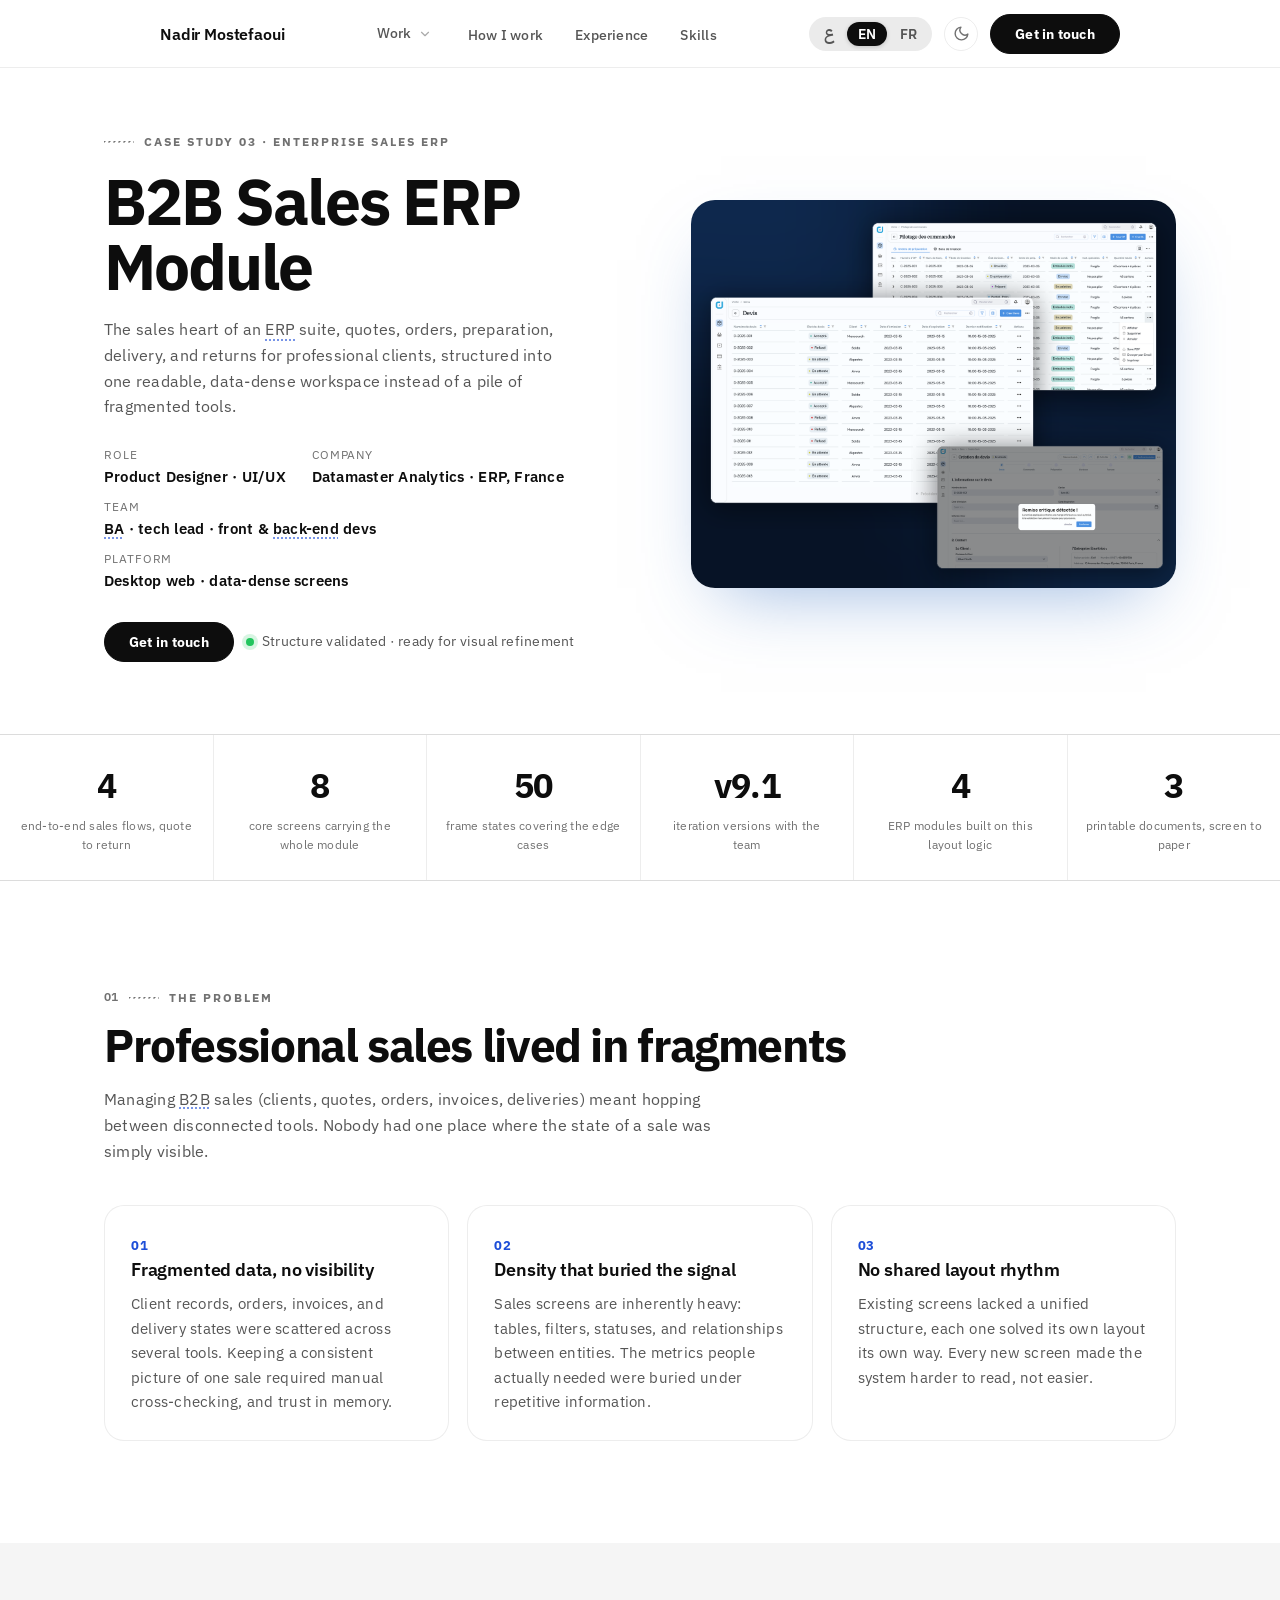
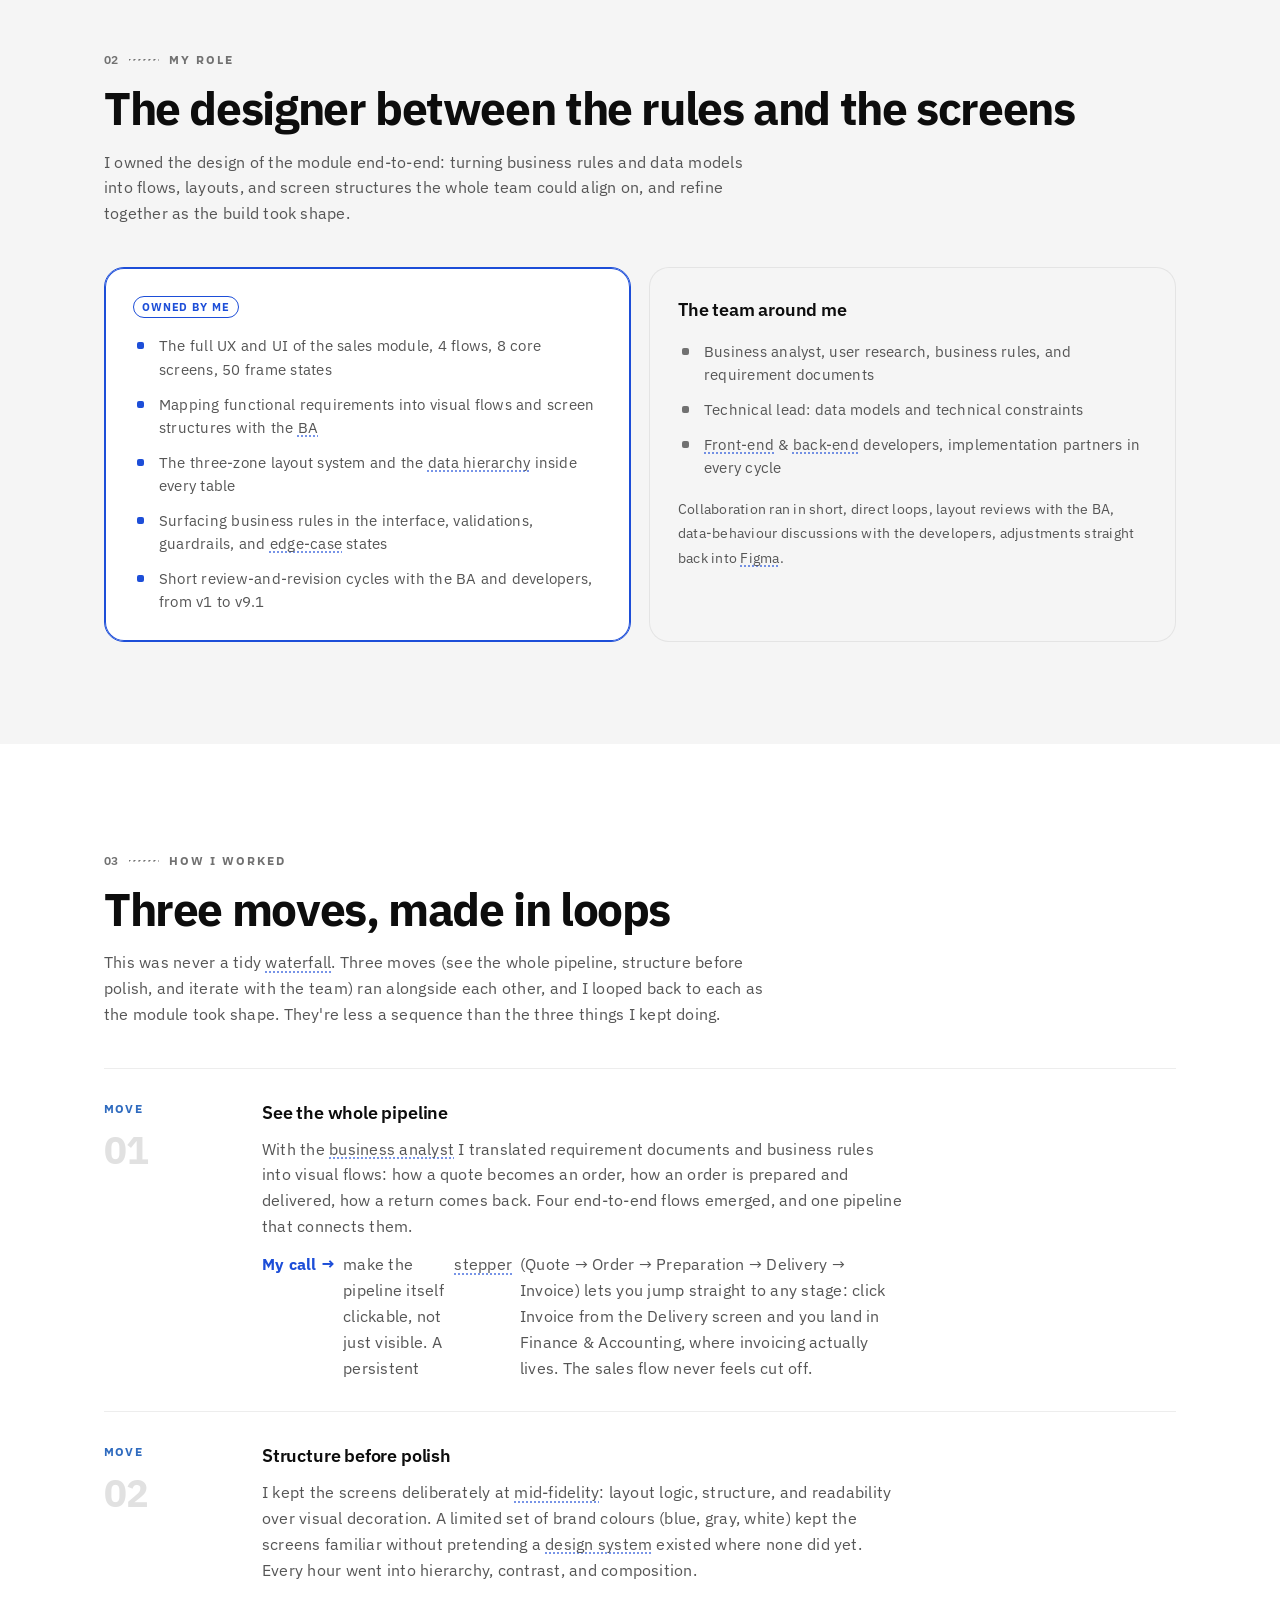
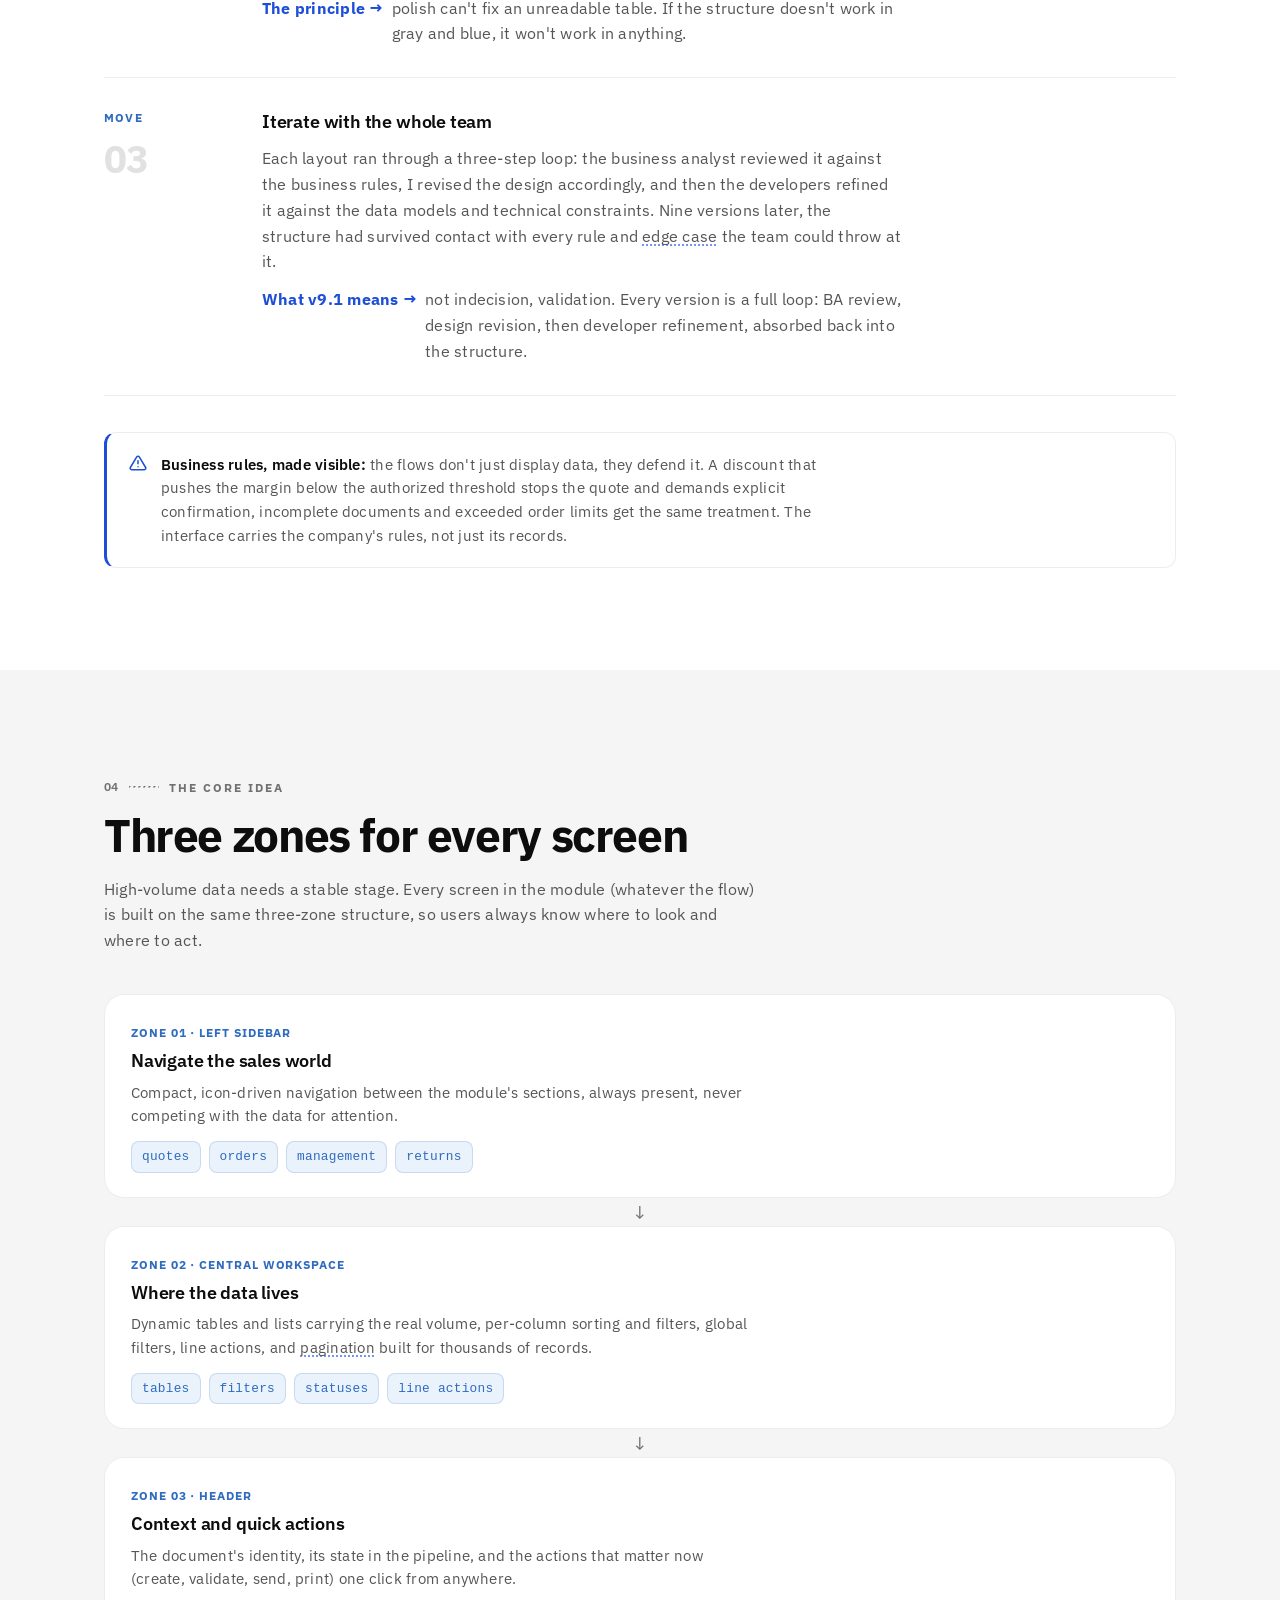
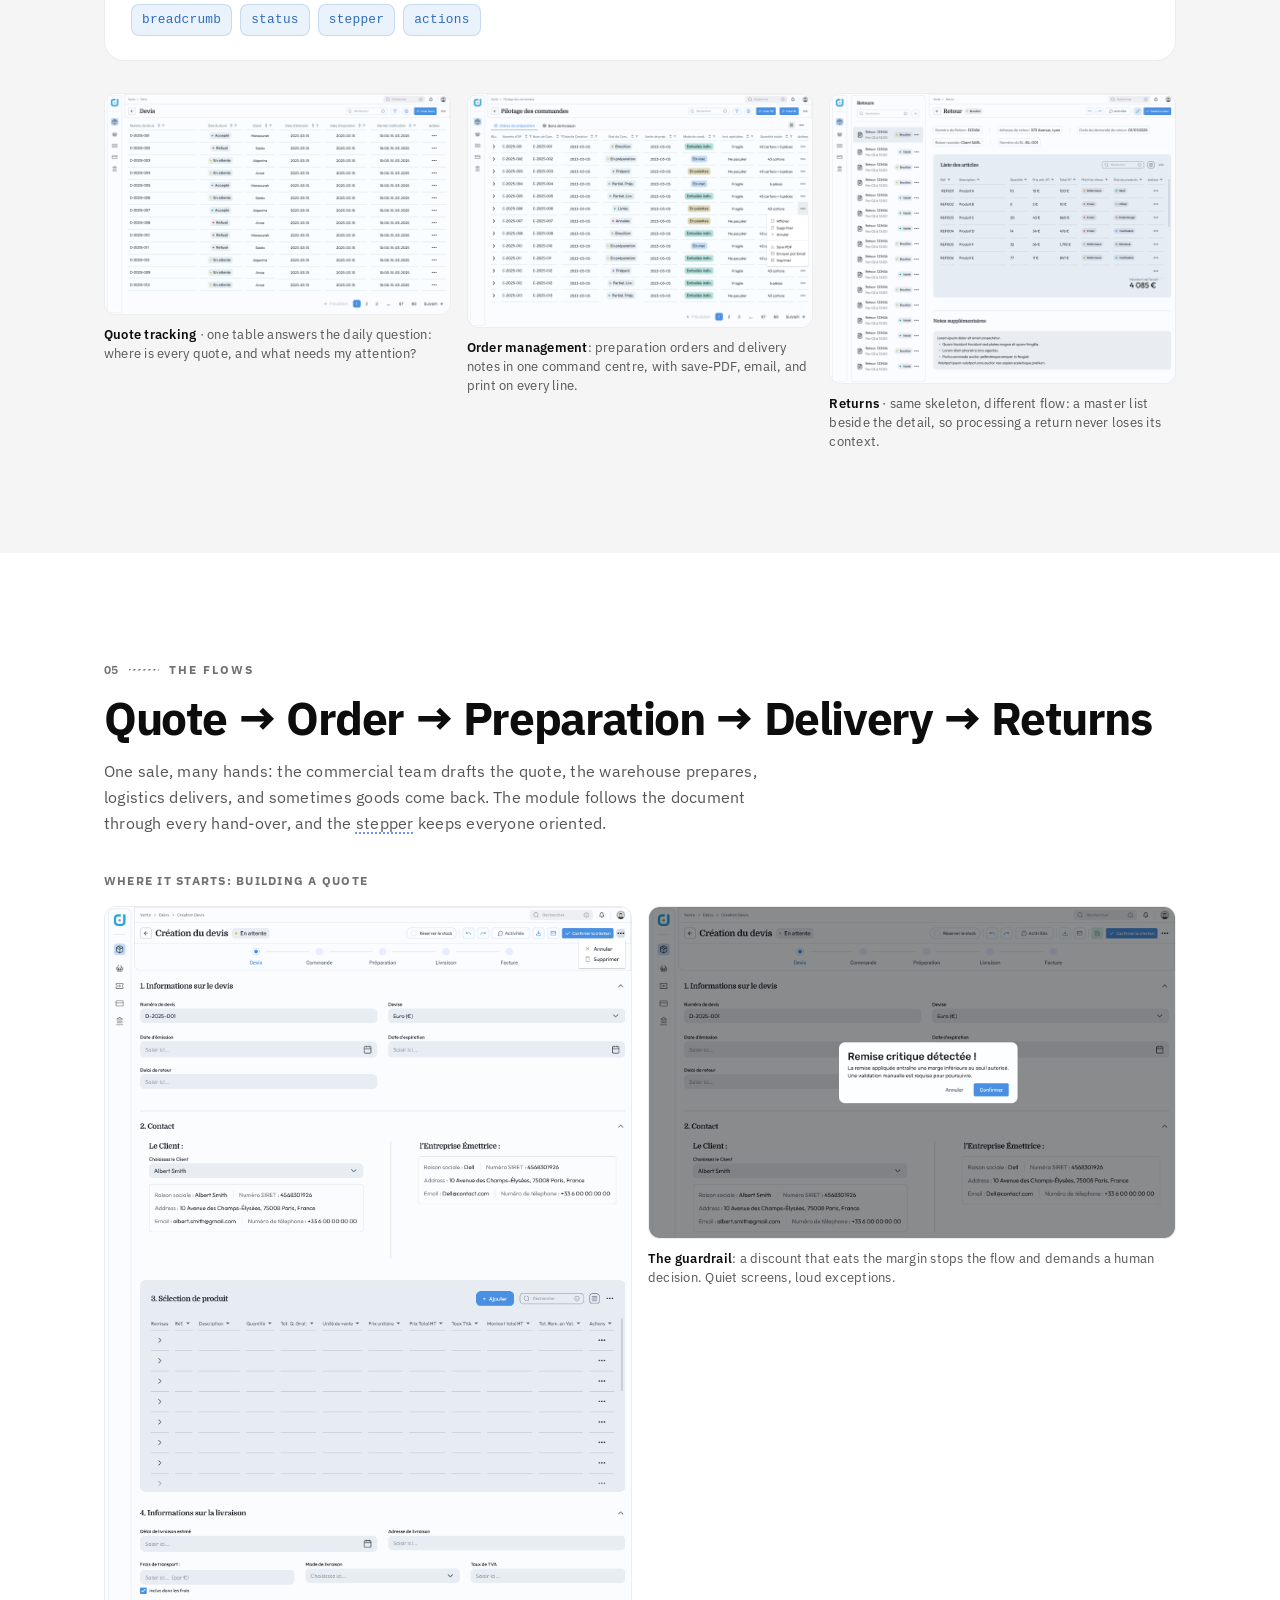
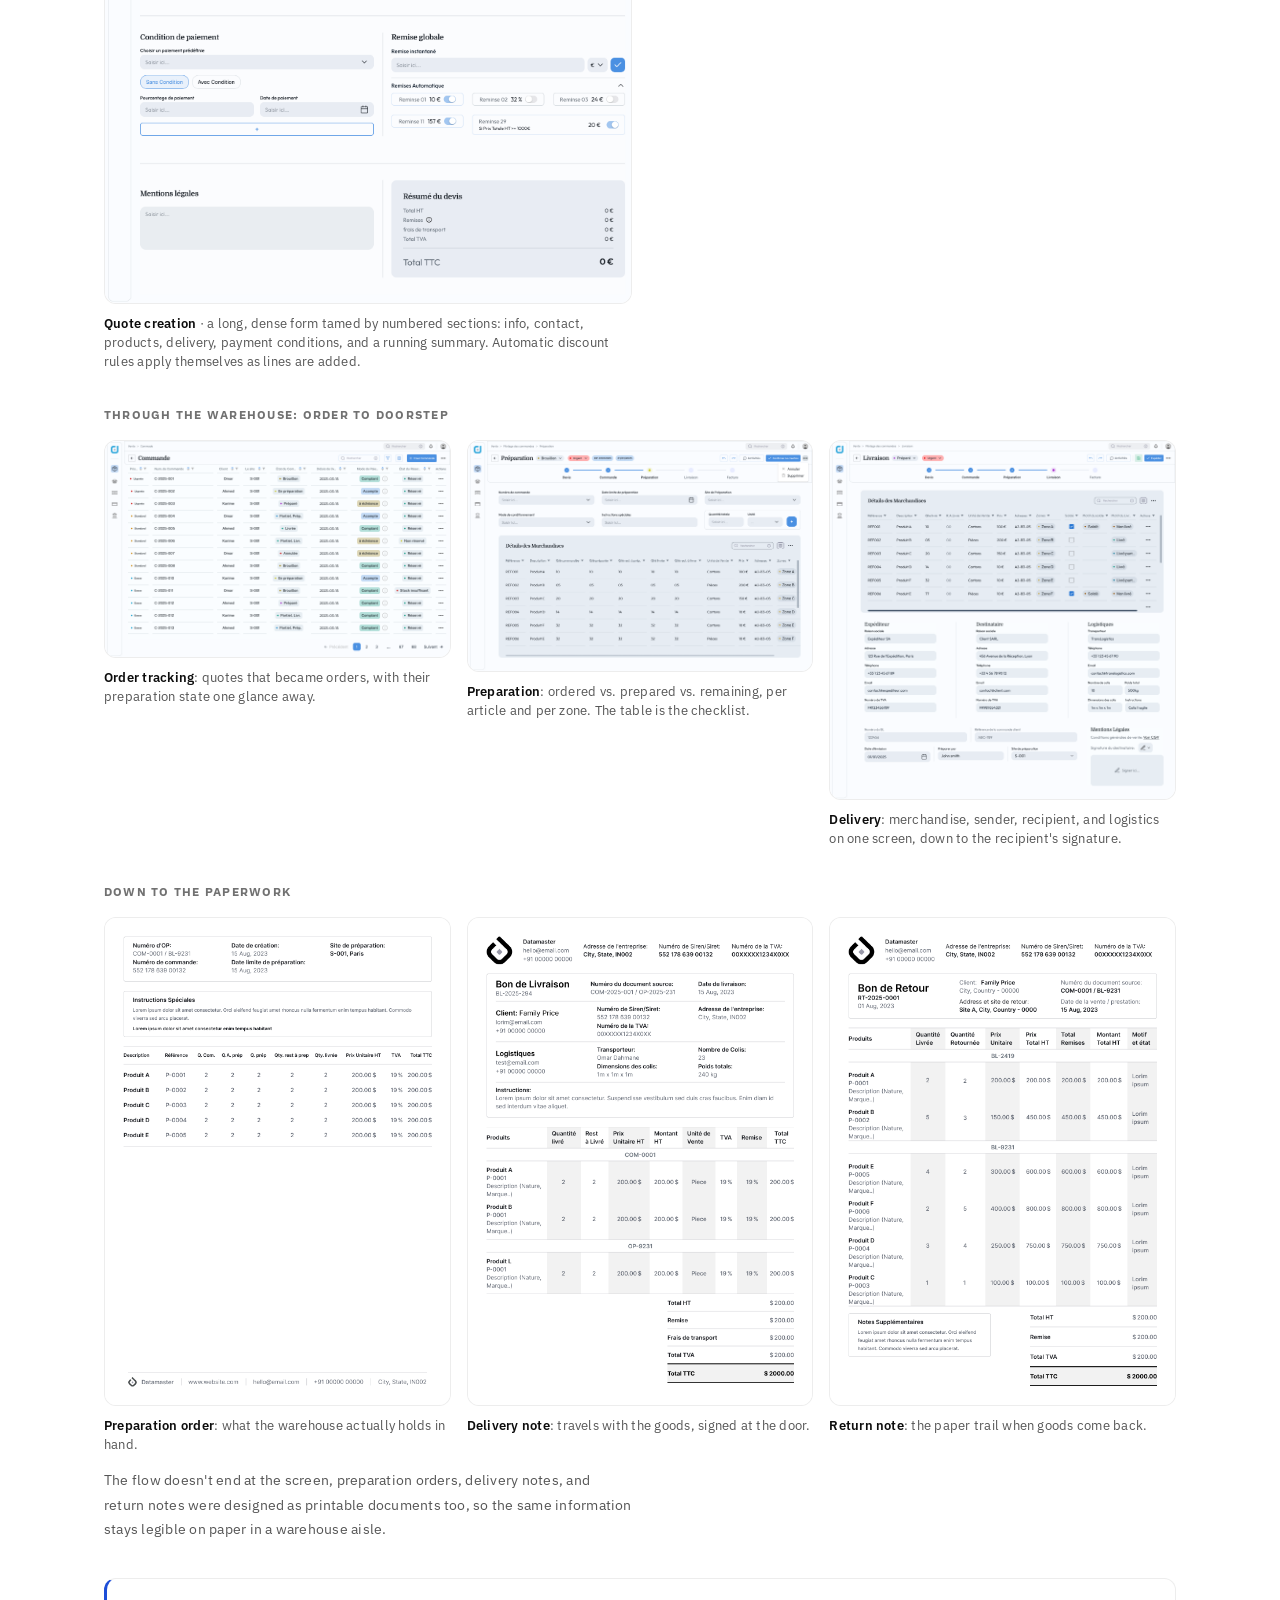
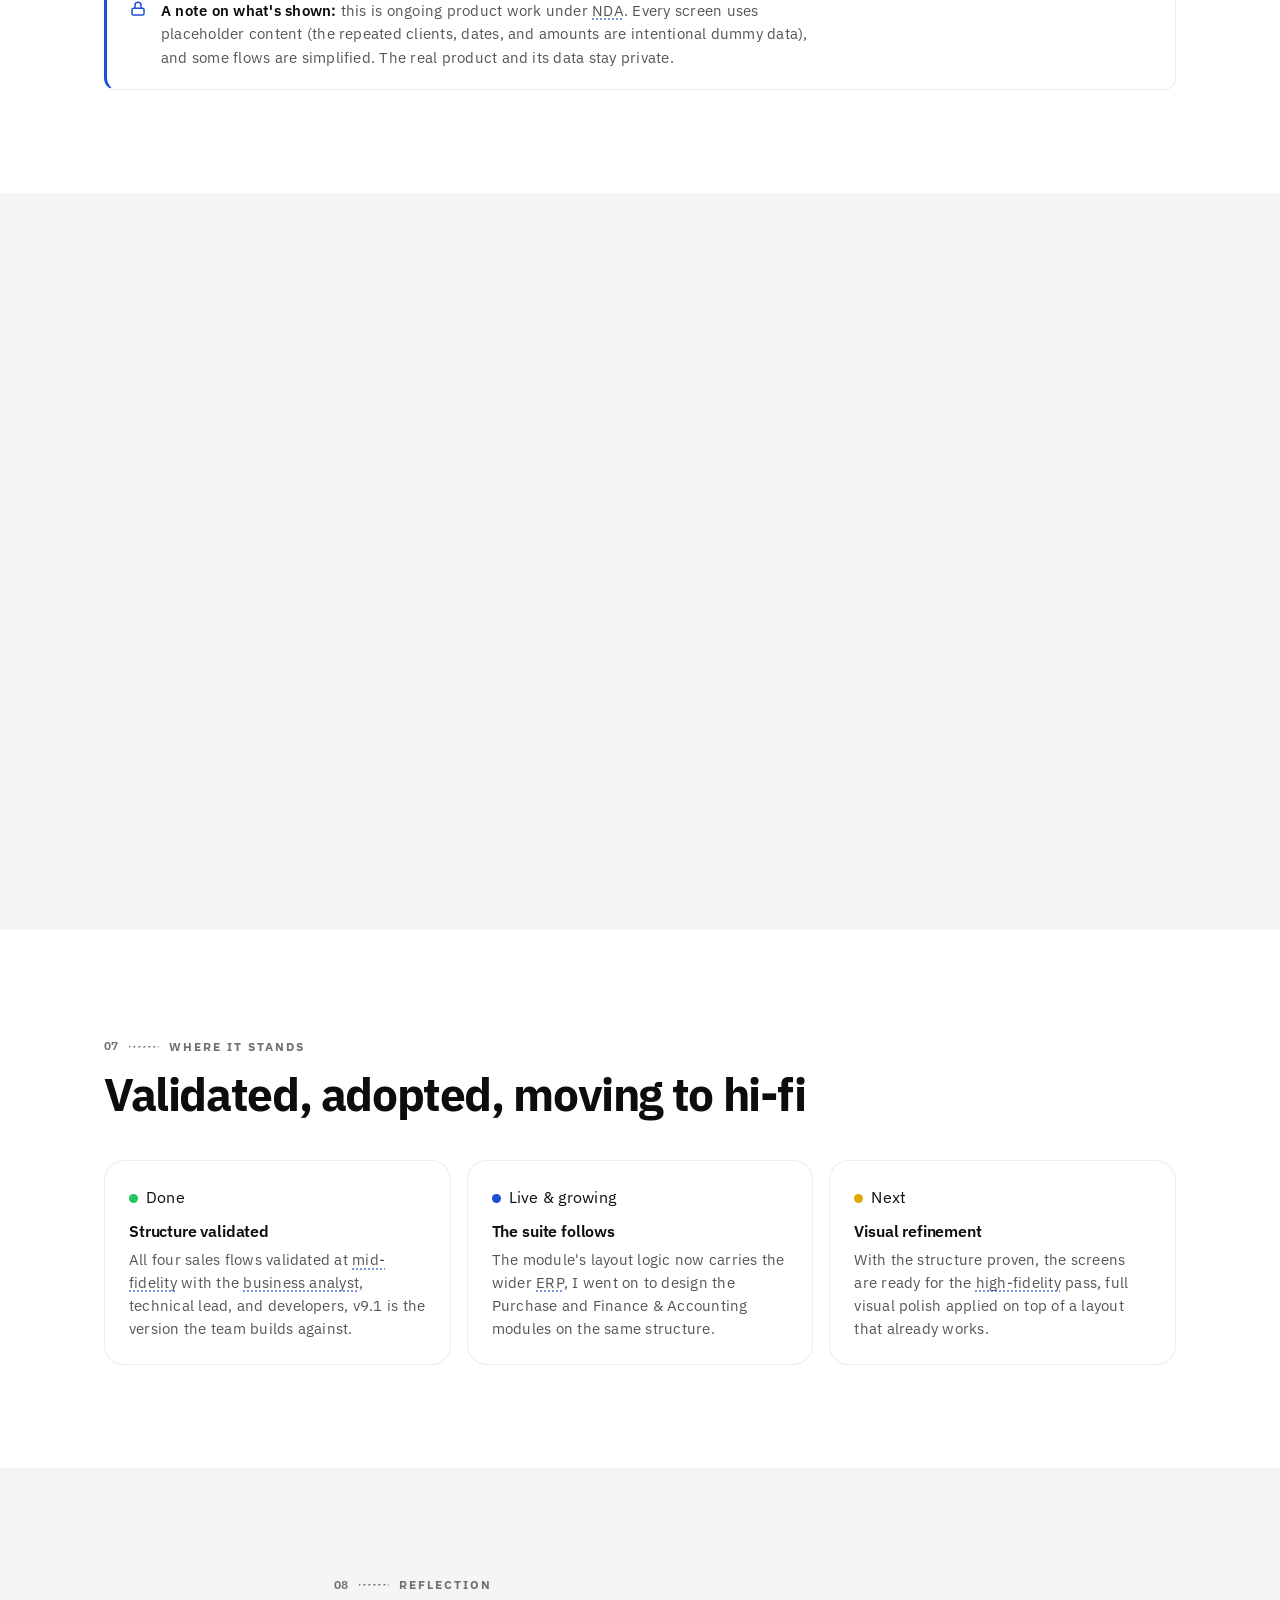
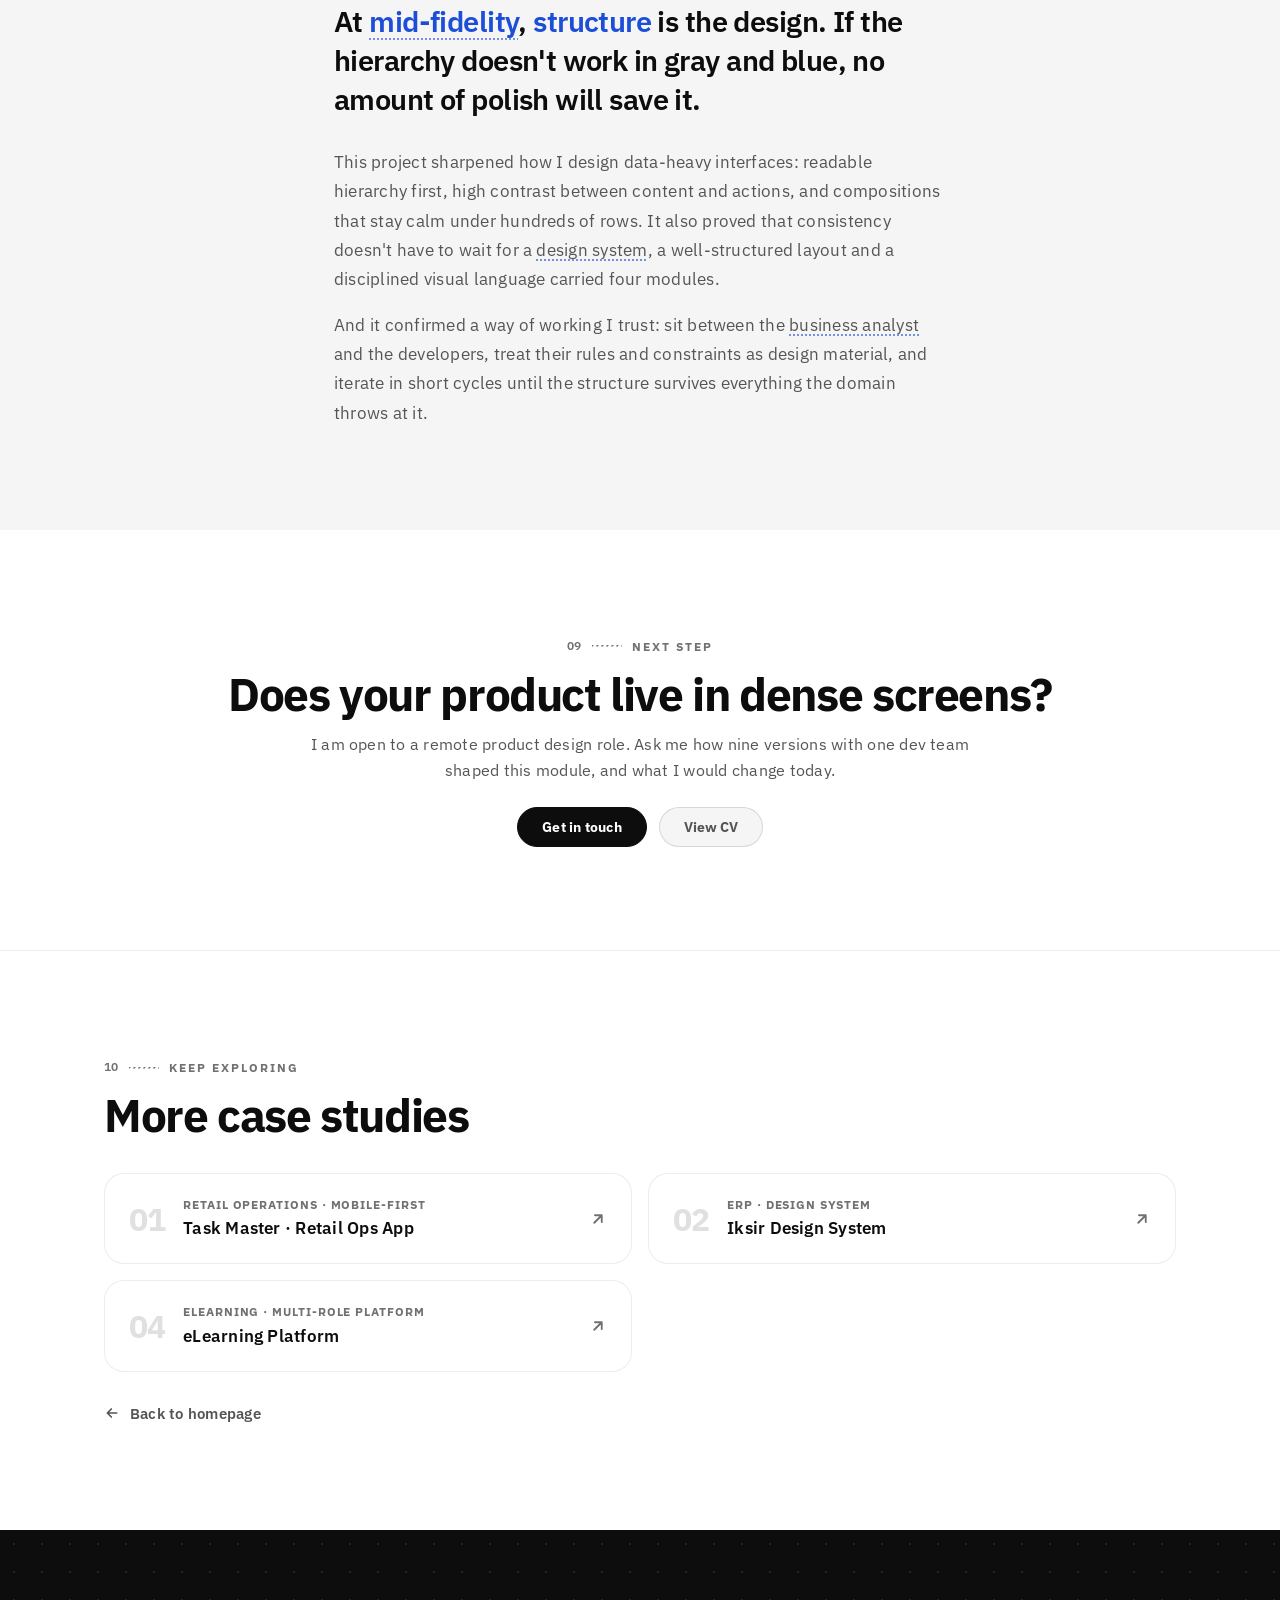
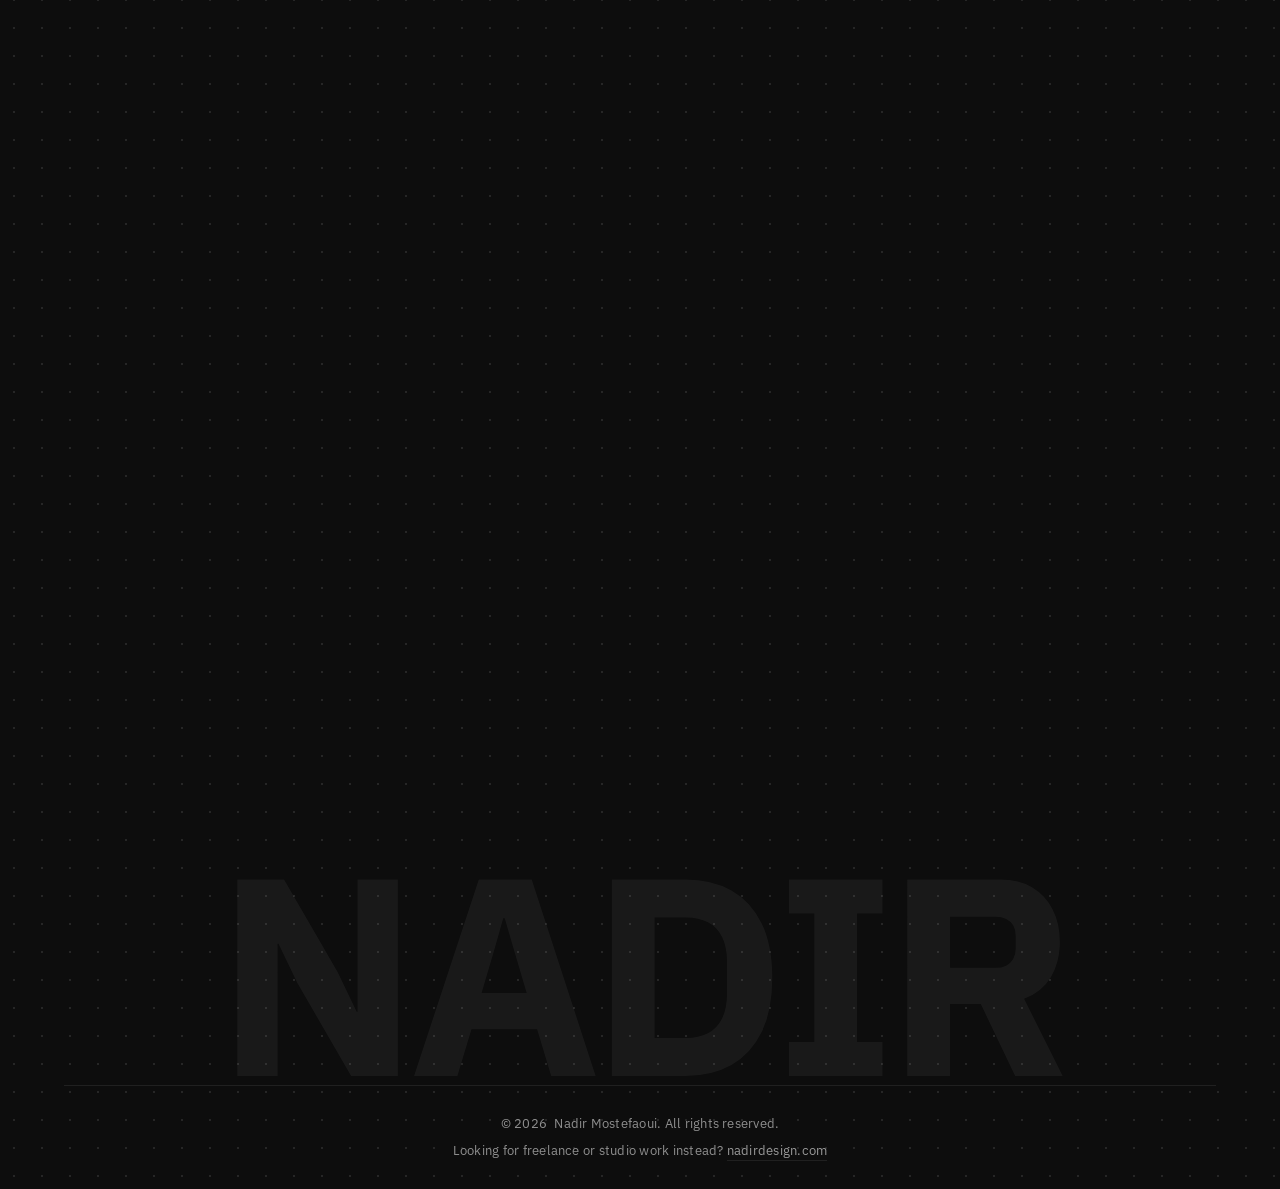
<file: case-studies/b2b-sales-erp.html>
<!DOCTYPE html>
<html lang="en" dir="ltr" data-theme="light">
<head>
  <meta charset="UTF-8">
  <meta name="viewport" content="width=device-width, initial-scale=1.0">
  <meta name="i18n-page" content="cs3">
  <!-- JOBS SITE: kept out of search engines on purpose (see index.html). -->
  <meta name="robots" content="noindex, follow">
  <meta name="description" content="B2B Sales ERP Module, a data-dense sales workspace for Datamaster's ERP. Quotes, orders, preparation, delivery, and returns structured into one readable pipeline. Case study by Nadir Mostefaoui, Product Designer.">
  <meta name="author" content="Nadir Mostefaoui">
  <meta property="og:title" content="B2B Sales ERP Module (Case Study) · Nadir Mostefaoui">
  <meta property="og:description" content="How I structured fragmented professional-sales data into one readable, data-dense ERP module, 4 end-to-end flows validated at mid-fidelity across 9 versions.">
  <meta property="og:type" content="article">
  <!-- Social preview. og:image is a real 1200x630 render of the hero, not a
       logo card, so a shared link shows the actual page. It is deliberately
       ONE image for all three languages: crawlers read this static head
       before js/i18n.js runs, so a per-language swap would never be seen.
       The URL must stay absolute — relative og:image paths are ignored. -->
  <meta property="og:url" content="https://portfolio.nadirdesign.com/case-studies/b2b-sales-erp.html">
  <meta property="og:image" content="https://portfolio.nadirdesign.com/assets/images/og-cover.jpg">
  <meta property="og:image:width" content="1200">
  <meta property="og:image:height" content="630">
  <meta property="og:image:alt" content="Nadir Mostefaoui between the same title in two scripts: Product Designer in Latin and مُصَمِّم مُنتَجَات in Arabic">
  <meta name="twitter:card" content="summary_large_image">
  <meta name="twitter:image" content="https://portfolio.nadirdesign.com/assets/images/og-cover.jpg">
  <title>B2B Sales ERP Module (Case Study) · Nadir Mostefaoui</title>

  <link rel="icon" type="image/svg+xml" href="../assets/icons/favicon.svg" id="favicon-link">

  <link rel="preconnect" href="https://fonts.googleapis.com">
  <link rel="preconnect" href="https://fonts.gstatic.com" crossorigin>
  <link rel="stylesheet" href="https://fonts.googleapis.com/css2?family=IBM+Plex+Sans:ital,wght@0,300;0,400;0,500;0,600;0,700;1,400&family=IBM+Plex+Sans+Arabic:wght@300;400;500;600;700&display=swap">

  <link rel="stylesheet" href="../css/reset.css">
  <link rel="stylesheet" href="../css/tokens.css">
  <link rel="stylesheet" href="../css/style.css">
  <link rel="stylesheet" href="../css/case-study.css">
  <!-- JOBS SITE: the only stylesheet that differs from nadirdesign.com. -->
  <link rel="stylesheet" href="../css/jobs.css">

  <!-- Page accent: Vente module blue instead of Iksir purple -->
  <style>
    .cs--vb {
      --iksir-purple:      #2F6BBF;
      --iksir-purple-lite: #4A90E2;
      --iksir-purple-deep: #071326;
      --iksir-surface:     #EAF2FB;
    }
    [data-theme="dark"] .cs--vb { --iksir-surface: #0C1E36; }
    .cs--vb .cs-hero-visual { box-shadow: 0 30px 70px -30px rgba(47, 107, 191, .5); }
    .cs--vb .cs-live-hint { box-shadow: 0 10px 24px -8px rgba(47, 107, 191, .6); }
    /* Phase index: small label + big ghost number (no duplicated digit) */
    .cs--vb .cs-phase-idx .cs-phase-lbl {
      font-size: .78rem; font-weight: 700; letter-spacing: .1em;
      text-transform: uppercase; color: var(--iksir-purple);
      opacity: 1; margin-block-start: 0;
    }
    [dir="rtl"] .cs--vb .cs-phase-idx .cs-phase-lbl {
      font-size: .84rem; letter-spacing: 0;
    }
  </style>

  <!-- Theme before paint -->
  <script>
    (function(){
      const t = localStorage.getItem('nadir-theme');
      document.documentElement.setAttribute('data-theme', t || 'light');
    })();
  </script>
  <!-- Language/direction before paint -->
  <script>
    (function(){
      const lang  = localStorage.getItem('nadir-lang') || 'en';
      const isRTL = lang === 'ar';
      document.documentElement.setAttribute('lang', lang);
      document.documentElement.setAttribute('dir', isRTL ? 'rtl' : 'ltr');
      const favicon = document.getElementById('favicon-link');
      if (favicon && isRTL) favicon.href = '../assets/icons/favicon-ar.svg';
    })();
  </script>
  <!-- Marks that JS is available, so the scroll-reveal initial-hidden state
       only applies when case-study.js can actually reveal it. -->
  <script>document.documentElement.classList.add('cs-js');</script>
</head>
<body>


  <!-- ══════════════════════ NAVBAR ══════════════════════ -->
  <header>
    <nav class="navbar" id="navbar" aria-label="Main navigation">
      <div class="nav-inner">
        <!-- Identity. Replaces the signature logo (removed 2026-08-05).
             Deliberately just the name in the site's own typeface, with no
             mark of any kind — nothing here is an image, so it needs no
             light/dark asset swap and no per-language file: `nav.name`
             carries the script. -->
        <a href="../index.html" class="nav-identity" id="nav-logo" aria-label="Nadir Mostefaoui: Home">
          <!-- Two spans, not one JS-swapped string: js/i18n.js writes each
               [data-i18n] node independently, so a single node can only ever
               hold one key. CSS picks which is visible per breakpoint. -->
          <span class="nav-identity-name nav-identity-name--full" data-i18n="nav.name">Nadir Mostefaoui</span>
          <span class="nav-identity-name nav-identity-name--short" data-i18n="nav.name_short">Nadir</span>
        </a>

        <ul class="nav-links" id="nav-links" role="list">
          <li class="nav-item has-dropdown">
            <div class="nav-item-row">
              <a href="../index.html#work" class="nav-link" data-i18n="nav.projects">Work</a>
              <button type="button" class="nav-dropdown-toggle" aria-expanded="false" aria-controls="nav-dropdown-work"
                      aria-label="Show case studies menu" data-i18n-aria-label="nav.dropdown_aria">
                <svg class="chevron" width="14" height="14" viewBox="0 0 24 24" fill="none"
                     stroke="currentColor" stroke-width="2" stroke-linecap="round" stroke-linejoin="round" aria-hidden="true">
                  <polyline points="6 9 12 15 18 9"/>
                </svg>
              </button>
            </div>
            <div class="nav-dropdown" id="nav-dropdown-work">
              <div class="nav-dropdown-inner">
                <ul class="nav-dropdown-list" role="list">
                  <li><a href="task-master.html" data-i18n="work.cs2.title">Task Master · Retail Ops App</a></li>
                  <li><a href="iksir-design-system.html" data-i18n="work.cs5.title">Iksir Design System</a></li>
                  <li><a href="b2b-sales-erp.html" data-i18n="work.cs3.title">B2B Sales ERP Module</a></li>
                  <li><a href="https://nadirdesign.notion.site/eLearning-Platform-Teacher-Side-2789267c734580818447e1667e1b8630?source=copy_link" target="_blank" rel="noopener noreferrer" data-i18n="work.cs4.title">eLearning Platform</a></li>
                  <li class="nav-dropdown-all"><a href="../index.html#work" data-i18n="nav.all_projects">All case studies</a></li>
                </ul>
              </div>
            </div>
          </li>
          <li><a href="../index.html#how"        class="nav-link" data-i18n="nav.how">How I work</a></li>
          <li><a href="../index.html#experience" class="nav-link" data-i18n="nav.experience">Experience</a></li>
          <li><a href="../index.html#skills"     class="nav-link" data-i18n="nav.skills">Skills</a></li>

          <li class="nav-mobile-status">
            <span class="nav-status-dot" aria-hidden="true"></span>
            <span data-i18n="footer.badge">Open to the right team</span>
          </li>
          <li class="nav-mobile-cta">
            <a href="#contact" class="btn btn-dark">
              <span data-i18n="nav.contact">Get in touch</span>
              <svg class="btn-arrow" width="14" height="14" viewBox="0 0 24 24" fill="none" stroke="currentColor" stroke-width="2.5" stroke-linecap="round" stroke-linejoin="round" aria-hidden="true"><path d="M5 12h14M13 6l6 6-6 6"/></svg>
            </a>
          </li>
          <li class="nav-mobile-controls">
            <div class="lang-switcher" role="group" aria-label="Select language">
              <button class="lang-btn" data-lang-btn="ar" aria-label="Arabic"  aria-pressed="false">ع</button>
              <button class="lang-btn active" data-lang-btn="en" aria-label="English" aria-pressed="true">EN</button>
              <button class="lang-btn" data-lang-btn="fr" aria-label="Français" aria-pressed="false">FR</button>
            </div>
            <button class="theme-toggle" data-theme-toggle aria-label="Switch theme" aria-pressed="false">
              <svg class="icon-moon" viewBox="0 0 24 24" fill="none" stroke="currentColor" stroke-width="2" stroke-linecap="round" stroke-linejoin="round" aria-hidden="true"><path d="M21 12.79A9 9 0 1 1 11.21 3 7 7 0 0 0 21 12.79z"/></svg>
              <svg class="icon-sun" viewBox="0 0 24 24" fill="none" stroke="currentColor" stroke-width="2" stroke-linecap="round" stroke-linejoin="round" aria-hidden="true"><circle cx="12" cy="12" r="5"/><line x1="12" y1="1" x2="12" y2="3"/><line x1="12" y1="21" x2="12" y2="23"/><line x1="4.22" y1="4.22" x2="5.64" y2="5.64"/><line x1="18.36" y1="18.36" x2="19.78" y2="19.78"/><line x1="1" y1="12" x2="3" y2="12"/><line x1="21" y1="12" x2="23" y2="12"/><line x1="4.22" y1="19.78" x2="5.64" y2="18.36"/><line x1="18.36" y1="5.64" x2="19.78" y2="4.22"/></svg>
            </button>
          </li>
        </ul>

        <div class="nav-end">
          <div class="lang-switcher" role="group" aria-label="Select language">
            <button class="lang-btn" data-lang-btn="ar" aria-label="Arabic"  aria-pressed="false">ع</button>
            <button class="lang-btn active" data-lang-btn="en" aria-label="English" aria-pressed="true">EN</button>
            <button class="lang-btn" data-lang-btn="fr" aria-label="Français" aria-pressed="false">FR</button>
          </div>
          <button class="theme-toggle" data-theme-toggle aria-label="Switch to dark mode" aria-pressed="false">
            <svg class="icon-moon" viewBox="0 0 24 24" fill="none" stroke="currentColor" stroke-width="2" stroke-linecap="round" stroke-linejoin="round" aria-hidden="true"><path d="M21 12.79A9 9 0 1 1 11.21 3 7 7 0 0 0 21 12.79z"/></svg>
            <svg class="icon-sun" viewBox="0 0 24 24" fill="none" stroke="currentColor" stroke-width="2" stroke-linecap="round" stroke-linejoin="round" aria-hidden="true"><circle cx="12" cy="12" r="5"/><line x1="12" y1="1" x2="12" y2="3"/><line x1="12" y1="21" x2="12" y2="23"/><line x1="4.22" y1="4.22" x2="5.64" y2="5.64"/><line x1="18.36" y1="18.36" x2="19.78" y2="19.78"/><line x1="1" y1="12" x2="3" y2="12"/><line x1="21" y1="12" x2="23" y2="12"/><line x1="4.22" y1="19.78" x2="5.64" y2="18.36"/><line x1="18.36" y1="5.64" x2="19.78" y2="4.22"/></svg>
          </button>
          <a href="#contact" class="btn btn-dark">
            <span data-i18n="nav.contact">Get in touch</span>
            <svg class="btn-arrow" width="14" height="14" viewBox="0 0 24 24" fill="none" stroke="currentColor" stroke-width="2.5" stroke-linecap="round" stroke-linejoin="round" aria-hidden="true"><path d="M5 12h14M13 6l6 6-6 6"/></svg>
          </a>
        </div>

        <button class="nav-toggle" id="nav-toggle" aria-label="Open menu" aria-expanded="false" aria-controls="nav-links">
          <span></span><span></span><span></span>
        </button>
      </div>
    </nav>
  </header>
  <div class="nav-backdrop" id="nav-backdrop" aria-hidden="true"></div>

  <main class="cs cs--vb">

    <!-- ══════════════════════ HERO ══════════════════════ -->
    <section class="cs-hero">
      <div class="cs-wrap cs-hero-grid">
        <div class="cs-hero-copy">
          <span class="cs-eyebrow" data-i18n="cs3.hero.eyebrow">Case Study 03 · Enterprise Sales ERP</span>
          <h1 class="cs-hero-title" data-i18n="cs3.hero.title">B2B Sales ERP Module</h1>
          <p class="cs-hero-sub" data-i18n="cs3.hero.sub">The sales heart of an ERP suite, quotes, orders, preparation, delivery, and returns for professional clients, structured into one readable, data-dense workspace instead of a pile of fragmented tools.</p>

          <div class="cs-hero-meta">
            <div class="cs-meta-item"><span class="cs-meta-k" data-i18n="cs3.hero.role_k">Role</span><span class="cs-meta-v" data-i18n="cs3.hero.role_v">Product Designer · UI/UX</span></div>
            <div class="cs-meta-item"><span class="cs-meta-k" data-i18n="cs3.hero.client_k">Company</span><span class="cs-meta-v" data-i18n="cs3.hero.client_v">Datamaster Analytics · ERP, France</span></div>
            <div class="cs-meta-item"><span class="cs-meta-k" data-i18n="cs3.hero.team_k">Team</span><span class="cs-meta-v" data-i18n="cs3.hero.team_v">BA · tech lead · front &amp; back-end devs</span></div>
            <div class="cs-meta-item"><span class="cs-meta-k" data-i18n="cs3.hero.platform_k">Platform</span><span class="cs-meta-v" data-i18n="cs3.hero.platform_v">Desktop web · data-dense screens</span></div>
          </div>

          <div class="cs-hero-actions">
            <a class="btn btn-dark" href="#contact">
              <span data-i18n="cs3.hero.cta">Get in touch</span>
              <svg class="btn-arrow" width="14" height="14" viewBox="0 0 24 24" fill="none" stroke="currentColor" stroke-width="2.5" stroke-linecap="round" stroke-linejoin="round" aria-hidden="true"><path d="M5 12h14M13 6l6 6-6 6"/></svg>
            </a>
            <span class="cs-hero-status"><span class="cs-status-dot" aria-hidden="true"></span><span data-i18n="cs3.hero.status">Structure validated · ready for visual refinement</span></span>
          </div>
        </div>

        <div class="cs-hero-visual cs-hero-visual--img" aria-hidden="true">
          <img class="cs-hero-photo" src="../assets/images/b2b-sales-erp/vb-hero-art.png" alt="">
        </div>
      </div>
    </section>

    <!-- ══════════════════════ STAT BAND ══════════════════════ -->
    <div class="cs-stats">
      <div class="cs-stat"><div class="cs-stat-num" data-count="4">4</div><span class="cs-stat-label" data-i18n="cs3.stats.flows">end-to-end sales flows, quote to return</span></div>
      <div class="cs-stat"><div class="cs-stat-num" data-count="8">8</div><span class="cs-stat-label" data-i18n="cs3.stats.screens">core screens carrying the whole module</span></div>
      <div class="cs-stat"><div class="cs-stat-num" data-count="50">50</div><span class="cs-stat-label" data-i18n="cs3.stats.states">frame states covering the edge cases</span></div>
      <div class="cs-stat"><div class="cs-stat-num">v9.1</div><span class="cs-stat-label" data-i18n="cs3.stats.versions">iteration versions with the team</span></div>
      <div class="cs-stat"><div class="cs-stat-num" data-count="4">4</div><span class="cs-stat-label" data-i18n="cs3.stats.modules">ERP modules built on this layout logic</span></div>
      <div class="cs-stat"><div class="cs-stat-num" data-count="3">3</div><span class="cs-stat-label" data-i18n="cs3.stats.docs">printable documents, screen to paper</span></div>
    </div>

    <!-- ══════════════════════ CONTEXT / PROBLEM ══════════════════════ -->
    <section class="cs-section">
      <div class="cs-wrap">
        <span class="cs-eyebrow" data-i18n="cs3.problem.eyebrow">The problem</span>
        <h2 class="cs-h2" data-i18n="cs3.problem.title">Professional sales lived in fragments</h2>
        <p class="cs-lead" data-i18n="cs3.problem.lead">Managing B2B sales (clients, quotes, orders, invoices, deliveries) meant hopping between disconnected tools. Nobody had one place where the state of a sale was simply visible.</p>
        <div class="cs-cards cs-cards--3">
          <div class="cs-card">
            <span class="cs-card-num">01</span>
            <h3 class="cs-h3" data-i18n="cs3.problem.c1t">Fragmented data, no visibility</h3>
            <p data-i18n="cs3.problem.c1p">Client records, orders, invoices, and delivery states were scattered across several tools. Keeping a consistent picture of one sale required manual cross-checking, and trust in memory.</p>
          </div>
          <div class="cs-card">
            <span class="cs-card-num">02</span>
            <h3 class="cs-h3" data-i18n="cs3.problem.c2t">Density that buried the signal</h3>
            <p data-i18n="cs3.problem.c2p">Sales screens are inherently heavy: tables, filters, statuses, and relationships between entities. The metrics people actually needed were buried under repetitive information.</p>
          </div>
          <div class="cs-card">
            <span class="cs-card-num">03</span>
            <h3 class="cs-h3" data-i18n="cs3.problem.c3t">No shared layout rhythm</h3>
            <p data-i18n="cs3.problem.c3p">Existing screens lacked a unified structure, each one solved its own layout its own way. Every new screen made the system harder to read, not easier.</p>
          </div>
        </div>
      </div>
    </section>

    <!-- ══════════════════════ MY ROLE VS TEAM ══════════════════════ -->
    <section class="cs-section cs-section--tint">
      <div class="cs-wrap">
        <span class="cs-eyebrow" data-i18n="cs3.role.eyebrow">My role</span>
        <h2 class="cs-h2" data-i18n="cs3.role.title">The designer between the rules and the screens</h2>
        <p class="cs-lead" data-i18n="cs3.role.lead">I owned the design of the module end-to-end: turning business rules and data models into flows, layouts, and screen structures the whole team could align on, and refine together as the build took shape.</p>
        <div class="cs-split">
          <div class="cs-split-col cs-split-col--mine">
            <h3 class="cs-h3"><span class="cs-tag-lead" data-i18n="cs3.role.mine_tag">Owned by me</span></h3>
            <ul class="cs-list">
              <li data-i18n="cs3.role.mine1">The full UX and UI of the sales module, 4 flows, 8 core screens, 50 frame states</li>
              <li data-i18n="cs3.role.mine2">Mapping functional requirements into visual flows and screen structures with the BA</li>
              <li data-i18n="cs3.role.mine3">The three-zone layout system and the data hierarchy inside every table</li>
              <li data-i18n="cs3.role.mine4">Surfacing business rules in the interface, validations, guardrails, and edge-case states</li>
              <li data-i18n="cs3.role.mine5">Short review-and-revision cycles with the BA and developers, from v1 to v9.1</li>
            </ul>
          </div>
          <div class="cs-split-col cs-split-col--team">
            <h3 class="cs-h3" data-i18n="cs3.role.partner_h">The team around me</h3>
            <ul class="cs-list">
              <li data-i18n="cs3.role.partner1">Business analyst, user research, business rules, and requirement documents</li>
              <li data-i18n="cs3.role.partner2">Technical lead: data models and technical constraints</li>
              <li data-i18n="cs3.role.partner3">Front-end &amp; back-end developers, implementation partners in every cycle</li>
            </ul>
            <p class="cs-p" style="margin-block-start:18px;font-size:.9rem;" data-i18n="cs3.role.partner_note">Collaboration ran in short, direct loops, layout reviews with the BA, data-behaviour discussions with the developers, adjustments straight back into Figma.</p>
          </div>
        </div>
      </div>
    </section>

    <!-- ══════════════════════ HOW I WORKED — THREE MOVES ══════════════════════ -->
    <section class="cs-section">
      <div class="cs-wrap">
        <span class="cs-eyebrow" data-i18n="cs3.process.eyebrow">How I worked</span>
        <h2 class="cs-h2" data-i18n="cs3.process.title">Three moves, made in loops</h2>
        <p class="cs-lead" data-i18n="cs3.process.lead">This was never a tidy waterfall. Three moves (see the whole pipeline, structure before polish, and iterate with the team) ran alongside each other, and I looped back to each as the module took shape. They're less a sequence than the three things I kept doing.</p>

        <div class="cs-phases">
          <div class="cs-phase">
            <div class="cs-phase-idx"><span class="cs-phase-lbl" data-i18n="cs3.process.p1_label">Move</span><span>01</span></div>
            <div class="cs-phase-body">
              <h3 class="cs-h3" data-i18n="cs3.process.p1_title">See the whole pipeline</h3>
              <p data-i18n="cs3.process.p1_body">With the business analyst I translated requirement documents and business rules into visual flows: how a quote becomes an order, how an order is prepared and delivered, how a return comes back. Four end-to-end flows emerged, and one pipeline that connects them.</p>
              <p class="cs-phase-mine" data-i18n="cs3.process.p1_call" data-i18n-html><b>My call →</b> make the pipeline itself clickable, not just visible. A persistent stepper (Quote → Order → Preparation → Delivery → Invoice) lets you jump straight to any stage: click Invoice from the Delivery screen and you land in Finance &amp; Accounting, where invoicing actually lives. The sales flow never feels cut off.</p>
            </div>
          </div>
          <div class="cs-phase">
            <div class="cs-phase-idx"><span class="cs-phase-lbl" data-i18n="cs3.process.p2_label">Move</span><span>02</span></div>
            <div class="cs-phase-body">
              <h3 class="cs-h3" data-i18n="cs3.process.p2_title">Structure before polish</h3>
              <p data-i18n="cs3.process.p2_body">I kept the screens deliberately at mid-fidelity: layout logic, structure, and readability over visual decoration. A limited set of brand colours (blue, gray, white) kept the screens familiar without pretending a design system existed where none did yet. Every hour went into hierarchy, contrast, and composition.</p>
              <p class="cs-phase-mine" data-i18n="cs3.process.p2_call" data-i18n-html><b>The principle →</b> polish can't fix an unreadable table. If the structure doesn't work in gray and blue, it won't work in anything.</p>
            </div>
          </div>
          <div class="cs-phase">
            <div class="cs-phase-idx"><span class="cs-phase-lbl" data-i18n="cs3.process.p3_label">Move</span><span>03</span></div>
            <div class="cs-phase-body">
              <h3 class="cs-h3" data-i18n="cs3.process.p3_title">Iterate with the whole team</h3>
              <p data-i18n="cs3.process.p3_body">Each layout ran through a three-step loop: the business analyst reviewed it against the business rules, I revised the design accordingly, and then the developers refined it against the data models and technical constraints. Nine versions later, the structure had survived contact with every rule and edge case the team could throw at it.</p>
              <p class="cs-phase-mine" data-i18n="cs3.process.p3_call" data-i18n-html><b>What v9.1 means →</b> not indecision, validation. Every version is a full loop: BA review, design revision, then developer refinement, absorbed back into the structure.</p>
            </div>
          </div>
        </div>

        <div class="cs-note">
          <span class="cs-note-ic" aria-hidden="true"><svg width="18" height="18" viewBox="0 0 24 24" fill="none" stroke="currentColor" stroke-width="2" stroke-linecap="round" stroke-linejoin="round"><path d="M12 9v4"/><path d="M12 17h.01"/><path d="M10.29 3.86 1.82 18a2 2 0 0 0 1.71 3h16.94a2 2 0 0 0 1.71-3L13.71 3.86a2 2 0 0 0-3.42 0z"/></svg></span>
          <p data-i18n="cs3.process.note" data-i18n-html><b>Business rules, made visible:</b> the flows don't just display data, they defend it. A discount that pushes the margin below the authorized threshold stops the quote and demands explicit confirmation, incomplete documents and exceeded order limits get the same treatment. The interface carries the company's rules, not just its records.</p>
        </div>
      </div>
    </section>

    <!-- ══════════════════════ THE THREE-ZONE LAYOUT ══════════════════════ -->
    <section class="cs-section cs-section--tint" id="cs-layout">
      <div class="cs-wrap">
        <span class="cs-eyebrow" data-i18n="cs3.layout.eyebrow">The core idea</span>
        <h2 class="cs-h2" data-i18n="cs3.layout.title">Three zones for every screen</h2>
        <p class="cs-lead" data-i18n="cs3.layout.lead">High-volume data needs a stable stage. Every screen in the module (whatever the flow) is built on the same three-zone structure, so users always know where to look and where to act.</p>

        <div class="cs-arch">
          <div class="cs-layer cs-layer--1">
            <span class="cs-layer-tag" data-i18n="cs3.layout.z1_tag">Zone 01 · Left sidebar</span>
            <h3 class="cs-h3" data-i18n="cs3.layout.z1_title">Navigate the sales world</h3>
            <p data-i18n="cs3.layout.z1_body">Compact, icon-driven navigation between the module's sections, always present, never competing with the data for attention.</p>
            <div class="cs-layer-chips"><span class="cs-code">quotes</span><span class="cs-code" data-i18n="cs3.layout.chip_orders">orders</span><span class="cs-code">management</span><span class="cs-code">returns</span></div>
          </div>
          <div class="cs-arch-flow">↓</div>
          <div class="cs-layer cs-layer--2">
            <span class="cs-layer-tag" data-i18n="cs3.layout.z2_tag">Zone 02 · Central workspace</span>
            <h3 class="cs-h3" data-i18n="cs3.layout.z2_title">Where the data lives</h3>
            <p data-i18n="cs3.layout.z2_body">Dynamic tables and lists carrying the real volume, per-column sorting and filters, global filters, line actions, and pagination built for thousands of records.</p>
            <div class="cs-layer-chips"><span class="cs-code" data-i18n="cs3.layout.chip_tables">tables</span><span class="cs-code">filters</span><span class="cs-code" data-i18n="cs3.layout.chip_statuses">statuses</span><span class="cs-code">line actions</span></div>
          </div>
          <div class="cs-arch-flow">↓</div>
          <div class="cs-layer cs-layer--3">
            <span class="cs-layer-tag" data-i18n="cs3.layout.z3_tag">Zone 03 · Header</span>
            <h3 class="cs-h3" data-i18n="cs3.layout.z3_title">Context and quick actions</h3>
            <p data-i18n="cs3.layout.z3_body">The document's identity, its state in the pipeline, and the actions that matter now (create, validate, send, print) one click from anywhere.</p>
            <div class="cs-layer-chips"><span class="cs-code">breadcrumb</span><span class="cs-code" data-i18n="cs3.layout.chip_status">status</span><span class="cs-code">stepper</span><span class="cs-code" data-i18n="cs3.layout.chip_actions">actions</span></div>
          </div>
        </div>

        <div class="cs-gallery cs-gallery--3" style="margin-block-start:32px;">
          <figure class="cs-thumb-fig">
            <button class="cs-thumb cs-zoom" type="button" data-i18n-aria-label="cs.ui.enlarge_aria" aria-label="Enlarge the quote tracking screen">
              <img src="../assets/images/b2b-sales-erp/vb-quote-tracking.png" alt="Quote tracking table with per-column filters, statuses, and line actions" loading="lazy">
              <span class="cs-live-hint"><span data-i18n="cs.ui.enlarge">Enlarge</span><svg width="14" height="14" viewBox="0 0 24 24" fill="none" stroke="currentColor" stroke-width="2.5" stroke-linecap="round" stroke-linejoin="round" aria-hidden="true"><circle cx="11" cy="11" r="7"/><path d="M21 21l-4.3-4.3M11 8v6M8 11h6"/></svg></span>
            </button>
            <figcaption class="cs-thumb-cap" data-i18n="cs3.layout.cap1" data-i18n-html><b>Quote tracking</b> · one table answers the daily question: where is every quote, and what needs my attention?</figcaption>
          </figure>
          <figure class="cs-thumb-fig">
            <button class="cs-thumb cs-zoom" type="button" data-i18n-aria-label="cs.ui.enlarge_aria" aria-label="Enlarge the order management screen">
              <img src="../assets/images/b2b-sales-erp/vb-pilotage.png" alt="Order management screen with preparation orders, delivery notes, and per-line document actions" loading="lazy">
              <span class="cs-live-hint"><span data-i18n="cs.ui.enlarge">Enlarge</span><svg width="14" height="14" viewBox="0 0 24 24" fill="none" stroke="currentColor" stroke-width="2.5" stroke-linecap="round" stroke-linejoin="round" aria-hidden="true"><circle cx="11" cy="11" r="7"/><path d="M21 21l-4.3-4.3M11 8v6M8 11h6"/></svg></span>
            </button>
            <figcaption class="cs-thumb-cap" data-i18n="cs3.layout.cap2" data-i18n-html><b>Order management</b>: preparation orders and delivery notes in one command centre, with save-PDF, email, and print on every line.</figcaption>
          </figure>
          <figure class="cs-thumb-fig">
            <button class="cs-thumb cs-zoom" type="button" data-i18n-aria-label="cs.ui.enlarge_aria" aria-label="Enlarge the returns screen">
              <img src="../assets/images/b2b-sales-erp/vb-returns.png" alt="Returns screen with a master list of returns and the detail of one return's articles" loading="lazy">
              <span class="cs-live-hint"><span data-i18n="cs.ui.enlarge">Enlarge</span><svg width="14" height="14" viewBox="0 0 24 24" fill="none" stroke="currentColor" stroke-width="2.5" stroke-linecap="round" stroke-linejoin="round" aria-hidden="true"><circle cx="11" cy="11" r="7"/><path d="M21 21l-4.3-4.3M11 8v6M8 11h6"/></svg></span>
            </button>
            <figcaption class="cs-thumb-cap" data-i18n="cs3.layout.cap3" data-i18n-html><b>Returns</b> · same skeleton, different flow: a master list beside the detail, so processing a return never loses its context.</figcaption>
          </figure>
        </div>
      </div>
    </section>

    <!-- ══════════════════════ THE PIPELINE ══════════════════════ -->
    <section class="cs-section" id="cs-pipeline">
      <div class="cs-wrap">
        <span class="cs-eyebrow" data-i18n="cs3.pipe.eyebrow">The flows</span>
        <h2 class="cs-h2" data-i18n="cs3.pipe.title">Quote → Order → Preparation → Delivery → Returns</h2>
        <p class="cs-lead" data-i18n="cs3.pipe.lead">One sale, many hands: the commercial team drafts the quote, the warehouse prepares, logistics delivers, and sometimes goods come back. The module follows the document through every hand-over, and the stepper keeps everyone oriented.</p>

        <p class="cs-gallery-label" data-i18n="cs3.pipe.quote_label">Where it starts: building a quote</p>
        <div class="cs-gallery cs-gallery--2">
          <figure class="cs-thumb-fig">
            <button class="cs-thumb cs-zoom" type="button" data-i18n-aria-label="cs.ui.enlarge_aria" aria-label="Enlarge the quote creation screen">
              <img src="../assets/images/b2b-sales-erp/vb-quote-create.png" alt="Quote creation screen, numbered sections for information, contact, product selection, delivery, payment conditions, and summary" loading="lazy">
              <span class="cs-live-hint"><span data-i18n="cs.ui.enlarge">Enlarge</span><svg width="14" height="14" viewBox="0 0 24 24" fill="none" stroke="currentColor" stroke-width="2.5" stroke-linecap="round" stroke-linejoin="round" aria-hidden="true"><circle cx="11" cy="11" r="7"/><path d="M21 21l-4.3-4.3M11 8v6M8 11h6"/></svg></span>
            </button>
            <figcaption class="cs-thumb-cap" data-i18n="cs3.pipe.cap_create" data-i18n-html><b>Quote creation</b> · a long, dense form tamed by numbered sections: info, contact, products, delivery, payment conditions, and a running summary. Automatic discount rules apply themselves as lines are added.</figcaption>
          </figure>
          <figure class="cs-thumb-fig">
            <button class="cs-thumb cs-zoom" type="button" data-i18n-aria-label="cs.ui.enlarge_aria" aria-label="Enlarge the critical discount alert">
              <img src="../assets/images/b2b-sales-erp/vb-discount-alert.png" alt="Critical discount alert, a modal stopping the quote because the margin fell below the authorized threshold" loading="lazy">
              <span class="cs-live-hint"><span data-i18n="cs.ui.enlarge">Enlarge</span><svg width="14" height="14" viewBox="0 0 24 24" fill="none" stroke="currentColor" stroke-width="2.5" stroke-linecap="round" stroke-linejoin="round" aria-hidden="true"><circle cx="11" cy="11" r="7"/><path d="M21 21l-4.3-4.3M11 8v6M8 11h6"/></svg></span>
            </button>
            <figcaption class="cs-thumb-cap" data-i18n="cs3.pipe.cap_alert" data-i18n-html><b>The guardrail</b>: a discount that eats the margin stops the flow and demands a human decision. Quiet screens, loud exceptions.</figcaption>
          </figure>
        </div>

        <p class="cs-gallery-label" data-i18n="cs3.pipe.order_label">Through the warehouse: order to doorstep</p>
        <div class="cs-gallery cs-gallery--3">
          <figure class="cs-thumb-fig">
            <button class="cs-thumb cs-zoom" type="button" data-i18n-aria-label="cs.ui.enlarge_aria" aria-label="Enlarge the order tracking screen">
              <img src="../assets/images/b2b-sales-erp/vb-order-tracking.png" alt="Order tracking table" loading="lazy">
              <span class="cs-live-hint"><span data-i18n="cs.ui.enlarge">Enlarge</span><svg width="14" height="14" viewBox="0 0 24 24" fill="none" stroke="currentColor" stroke-width="2.5" stroke-linecap="round" stroke-linejoin="round" aria-hidden="true"><circle cx="11" cy="11" r="7"/><path d="M21 21l-4.3-4.3M11 8v6M8 11h6"/></svg></span>
            </button>
            <figcaption class="cs-thumb-cap" data-i18n="cs3.pipe.cap_orders" data-i18n-html><b>Order tracking</b>: quotes that became orders, with their preparation state one glance away.</figcaption>
          </figure>
          <figure class="cs-thumb-fig">
            <button class="cs-thumb cs-zoom" type="button" data-i18n-aria-label="cs.ui.enlarge_aria" aria-label="Enlarge the preparation screen">
              <img src="../assets/images/b2b-sales-erp/vb-preparation.png" alt="Preparation screen, ordered, prepared, and remaining quantities per article" loading="lazy">
              <span class="cs-live-hint"><span data-i18n="cs.ui.enlarge">Enlarge</span><svg width="14" height="14" viewBox="0 0 24 24" fill="none" stroke="currentColor" stroke-width="2.5" stroke-linecap="round" stroke-linejoin="round" aria-hidden="true"><circle cx="11" cy="11" r="7"/><path d="M21 21l-4.3-4.3M11 8v6M8 11h6"/></svg></span>
            </button>
            <figcaption class="cs-thumb-cap" data-i18n="cs3.pipe.cap_prep" data-i18n-html><b>Preparation</b>: ordered vs. prepared vs. remaining, per article and per zone. The table is the checklist.</figcaption>
          </figure>
          <figure class="cs-thumb-fig">
            <button class="cs-thumb cs-zoom" type="button" data-i18n-aria-label="cs.ui.enlarge_aria" aria-label="Enlarge the delivery screen">
              <img src="../assets/images/b2b-sales-erp/vb-delivery.png" alt="Delivery screen, merchandise details, sender, recipient, and logistics in one view" loading="lazy">
              <span class="cs-live-hint"><span data-i18n="cs.ui.enlarge">Enlarge</span><svg width="14" height="14" viewBox="0 0 24 24" fill="none" stroke="currentColor" stroke-width="2.5" stroke-linecap="round" stroke-linejoin="round" aria-hidden="true"><circle cx="11" cy="11" r="7"/><path d="M21 21l-4.3-4.3M11 8v6M8 11h6"/></svg></span>
            </button>
            <figcaption class="cs-thumb-cap" data-i18n="cs3.pipe.cap_delivery" data-i18n-html><b>Delivery</b>: merchandise, sender, recipient, and logistics on one screen, down to the recipient's signature.</figcaption>
          </figure>
        </div>

        <p class="cs-gallery-label" data-i18n="cs3.pipe.docs_label">Down to the paperwork</p>
        <div class="cs-gallery cs-gallery--3">
          <figure class="cs-thumb-fig">
            <button class="cs-thumb cs-zoom cs-thumb--doc" type="button" data-i18n-aria-label="cs.ui.enlarge_aria" aria-label="Enlarge the preparation order document">
              <img src="../assets/images/b2b-sales-erp/vb-doc-op.png" alt="Printable preparation order document" loading="lazy">
              <span class="cs-live-hint"><span data-i18n="cs.ui.enlarge">Enlarge</span><svg width="14" height="14" viewBox="0 0 24 24" fill="none" stroke="currentColor" stroke-width="2.5" stroke-linecap="round" stroke-linejoin="round" aria-hidden="true"><circle cx="11" cy="11" r="7"/><path d="M21 21l-4.3-4.3M11 8v6M8 11h6"/></svg></span>
            </button>
            <figcaption class="cs-thumb-cap" data-i18n="cs3.pipe.cap_doc1" data-i18n-html><b>Preparation order</b>: what the warehouse actually holds in hand.</figcaption>
          </figure>
          <figure class="cs-thumb-fig">
            <button class="cs-thumb cs-zoom cs-thumb--doc" type="button" data-i18n-aria-label="cs.ui.enlarge_aria" aria-label="Enlarge the delivery note document">
              <img src="../assets/images/b2b-sales-erp/vb-doc-bl.png" alt="Printable delivery note document" loading="lazy">
              <span class="cs-live-hint"><span data-i18n="cs.ui.enlarge">Enlarge</span><svg width="14" height="14" viewBox="0 0 24 24" fill="none" stroke="currentColor" stroke-width="2.5" stroke-linecap="round" stroke-linejoin="round" aria-hidden="true"><circle cx="11" cy="11" r="7"/><path d="M21 21l-4.3-4.3M11 8v6M8 11h6"/></svg></span>
            </button>
            <figcaption class="cs-thumb-cap" data-i18n="cs3.pipe.cap_doc2" data-i18n-html><b>Delivery note</b>: travels with the goods, signed at the door.</figcaption>
          </figure>
          <figure class="cs-thumb-fig">
            <button class="cs-thumb cs-zoom cs-thumb--doc" type="button" data-i18n-aria-label="cs.ui.enlarge_aria" aria-label="Enlarge the return note document">
              <img src="../assets/images/b2b-sales-erp/vb-doc-return.png" alt="Printable return note document" loading="lazy">
              <span class="cs-live-hint"><span data-i18n="cs.ui.enlarge">Enlarge</span><svg width="14" height="14" viewBox="0 0 24 24" fill="none" stroke="currentColor" stroke-width="2.5" stroke-linecap="round" stroke-linejoin="round" aria-hidden="true"><circle cx="11" cy="11" r="7"/><path d="M21 21l-4.3-4.3M11 8v6M8 11h6"/></svg></span>
            </button>
            <figcaption class="cs-thumb-cap" data-i18n="cs3.pipe.cap_doc3" data-i18n-html><b>Return note</b>: the paper trail when goods come back.</figcaption>
          </figure>
        </div>
        <p class="cs-p" style="margin-block-start:14px; font-size:.9rem;" data-i18n="cs3.pipe.docs_note">The flow doesn't end at the screen, preparation orders, delivery notes, and return notes were designed as printable documents too, so the same information stays legible on paper in a warehouse aisle.</p>

        <div class="cs-note">
          <span class="cs-note-ic" aria-hidden="true"><svg width="18" height="18" viewBox="0 0 24 24" fill="none" stroke="currentColor" stroke-width="2" stroke-linecap="round" stroke-linejoin="round"><rect x="4" y="11" width="16" height="9" rx="2"/><path d="M8 11V7a4 4 0 0 1 8 0v4"/></svg></span>
          <p data-i18n="cs3.pipe.nda" data-i18n-html><b>A note on what's shown:</b> this is ongoing product work under NDA. Every screen uses placeholder content (the repeated clients, dates, and amounts are intentional dummy data), and some flows are simplified. The real product and its data stay private.</p>
        </div>
      </div>
    </section>

    <!-- ══════════════════════ RESULTS & IMPACT ══════════════════════ -->
    <section class="cs-section cs-section--tint">
      <div class="cs-wrap">
        <span class="cs-eyebrow" data-i18n="cs3.impact.eyebrow">Results &amp; impact</span>
        <h2 class="cs-h2" data-i18n="cs3.impact.title">What it delivered</h2>
        <p class="cs-lead" data-i18n="cs3.impact.lead">The module's job was to make complex sales operations readable and buildable, and to leave a structure the rest of the ERP could stand on.</p>

        <div class="cs-a11y">
          <div class="cs-a11y-item">
            <h3 class="cs-h3"><span class="cs-a11y-ic"><svg width="18" height="18" viewBox="0 0 24 24" fill="none" stroke="currentColor" stroke-width="2" stroke-linecap="round" stroke-linejoin="round"><path d="M2 12s3-7 10-7 10 7 10 7-3 7-10 7-10-7-10-7z"/><circle cx="12" cy="12" r="3"/></svg></span><span data-i18n="cs3.impact.i1_t">Complex data, readable at last</span></h3>
            <p data-i18n="cs3.impact.i1_p">Large volumes of sales data organized into a clear, navigable hierarchy, users locate and interpret dense information without wading through it.</p>
          </div>
          <div class="cs-a11y-item">
            <h3 class="cs-h3"><span class="cs-a11y-ic"><svg width="18" height="18" viewBox="0 0 24 24" fill="none" stroke="currentColor" stroke-width="2" stroke-linecap="round" stroke-linejoin="round"><path d="M20 6 9 17l-5-5"/></svg></span><span data-i18n="cs3.impact.i2_t">A validated structure, ready to build</span></h3>
            <p data-i18n="cs3.impact.i2_p">The mid-fidelity prototype defines layout logic, user flow, and data hierarchy across all four flows, confronted with business rules and data models for nine versions, and ready for visual refinement.</p>
          </div>
          <div class="cs-a11y-item">
            <h3 class="cs-h3"><span class="cs-a11y-ic"><svg width="18" height="18" viewBox="0 0 24 24" fill="none" stroke="currentColor" stroke-width="2" stroke-linecap="round" stroke-linejoin="round"><path d="M12 9v4"/><path d="M12 17h.01"/><path d="M10.29 3.86 1.82 18a2 2 0 0 0 1.71 3h16.94a2 2 0 0 0 1.71-3L13.71 3.86a2 2 0 0 0-3.42 0z"/></svg></span><span data-i18n="cs3.impact.i3_t">Business rules in the interface</span></h3>
            <p data-i18n="cs3.impact.i3_p">Margin guardrails, completeness checks, and order limits are part of the flows themselves, the design catches costly mistakes before they become documents.</p>
          </div>
          <div class="cs-a11y-item">
            <h3 class="cs-h3"><span class="cs-a11y-ic"><svg width="18" height="18" viewBox="0 0 24 24" fill="none" stroke="currentColor" stroke-width="2" stroke-linecap="round" stroke-linejoin="round"><path d="M3 21h18"/><path d="M5 21V7l7-4 7 4v14"/><path d="M9 21v-6h6v6"/></svg></span><span data-i18n="cs3.impact.i4_t">The blueprint for the suite</span></h3>
            <p data-i18n="cs3.impact.i4_p">The three-zone structure became the layout foundation for the ERP's other modules (Purchase, Finance, and Accounting), keeping the suite consistent at the system level.</p>
          </div>
        </div>
      </div>
    </section>

    <!-- ══════════════════════ WHERE IT STANDS ══════════════════════ -->
    <section class="cs-section">
      <div class="cs-wrap">
        <span class="cs-eyebrow" data-i18n="cs3.status.eyebrow">Where it stands</span>
        <h2 class="cs-h2" data-i18n="cs3.status.title">Validated, adopted, moving to hi-fi</h2>
        <div class="cs-status">
          <div class="cs-status-item">
            <span><span class="cs-dot cs-dot--done"></span><span data-i18n="cs3.status.s1_label">Done</span></span>
            <h3 class="cs-h3" data-i18n="cs3.status.s1_t">Structure validated</h3>
            <p data-i18n="cs3.status.s1_p">All four sales flows validated at mid-fidelity with the business analyst, technical lead, and developers, v9.1 is the version the team builds against.</p>
          </div>
          <div class="cs-status-item">
            <span><span class="cs-dot cs-dot--live"></span><span data-i18n="cs3.status.s2_label">Live &amp; growing</span></span>
            <h3 class="cs-h3" data-i18n="cs3.status.s2_t">The suite follows</h3>
            <p data-i18n="cs3.status.s2_p">The module's layout logic now carries the wider ERP, I went on to design the Purchase and Finance &amp; Accounting modules on the same structure.</p>
          </div>
          <div class="cs-status-item">
            <span><span class="cs-dot cs-dot--wip"></span><span data-i18n="cs3.status.s3_label">Next</span></span>
            <h3 class="cs-h3" data-i18n="cs3.status.s3_t">Visual refinement</h3>
            <p data-i18n="cs3.status.s3_p">With the structure proven, the screens are ready for the high-fidelity pass, full visual polish applied on top of a layout that already works.</p>
          </div>
        </div>
      </div>
    </section>

    <!-- ══════════════════════ REFLECTION ══════════════════════ -->
    <section class="cs-section cs-section--tint">
      <div class="cs-wrap cs-reflection">
        <span class="cs-eyebrow" data-i18n="cs3.reflect.eyebrow">Reflection</span>
        <p class="cs-quote" data-i18n="cs3.reflect.quote" data-i18n-html>At mid-fidelity, <span>structure</span> is the design. If the hierarchy doesn't work in gray and blue, no amount of polish will save it.</p>
        <p class="cs-p" data-i18n="cs3.reflect.p1">This project sharpened how I design data-heavy interfaces: readable hierarchy first, high contrast between content and actions, and compositions that stay calm under hundreds of rows. It also proved that consistency doesn't have to wait for a design system, a well-structured layout and a disciplined visual language carried four modules.</p>
        <p class="cs-p" data-i18n="cs3.reflect.p2">And it confirmed a way of working I trust: sit between the business analyst and the developers, treat their rules and constraints as design material, and iterate in short cycles until the structure survives everything the domain throws at it.</p>
      </div>
    </section>

    <!-- ══════════════════════ CLOSING CTA ══════════════════════ -->
    <section class="cs-section cs-closing">
      <div class="cs-wrap">
        <span class="cs-eyebrow" data-i18n="cs3.closing.eyebrow">Next step</span>
        <h2 class="cs-h2" data-i18n="cs3.closing.title">Does your product live in dense screens?</h2>
        <p class="cs-lead" data-i18n="cs3.closing.lead">I am open to a remote product design role. Ask me how nine versions with one dev team shaped this module, and what I would change today.</p>
        <!-- Jobs site: contact first, CV second. No service type is passed to
             the form here, unlike the main site. -->
        <div class="cs-closing-actions">
          <a class="btn btn-dark" href="#contact">
            <span data-i18n="cs.pager.contact">Get in touch</span>
            <svg class="btn-arrow" width="14" height="14" viewBox="0 0 24 24" fill="none" stroke="currentColor" stroke-width="2.5" stroke-linecap="round" stroke-linejoin="round" aria-hidden="true"><path d="M5 12h14M13 6l6 6-6 6"/></svg>
          </a>
          <button type="button" class="btn btn-ghost-fill" data-cv-open>
            <span data-i18n="hero.cta_cv">View CV</span>
            <svg class="btn-arrow" width="14" height="14" viewBox="0 0 24 24" fill="none" stroke="currentColor" stroke-width="2.5" stroke-linecap="round" stroke-linejoin="round" aria-hidden="true"><path d="M5 12h14M13 6l6 6-6 6"/></svg>
          </button>
        </div>
      </div>
    </section>

    <!-- More case studies -->
    <section class="cs-section cs-more">
      <div class="cs-wrap">
        <span class="cs-eyebrow" data-i18n="cs.more.eyebrow">Keep exploring</span>
        <h2 class="cs-h2" data-i18n="cs.more.title">More case studies</h2>
        <div class="cs-more-grid">
          <a class="cs-more-card" href="task-master.html">
            <span class="cs-more-num" aria-hidden="true">01</span>
            <span class="cs-more-body">
              <span class="cs-more-tag" data-i18n="work.cs2.tag">Retail Operations · Mobile-First</span>
              <span class="cs-more-title" data-i18n="work.cs2.title">Task Master · Retail Ops App</span>
            </span>
            <span class="cs-more-go" aria-hidden="true"><svg width="18" height="18" viewBox="0 0 24 24" fill="none" stroke="currentColor" stroke-width="2.5" stroke-linecap="round" stroke-linejoin="round"><path d="M7 17L17 7M17 7H8M17 7V16"/></svg></span>
          </a>
          <a class="cs-more-card" href="iksir-design-system.html">
            <span class="cs-more-num" aria-hidden="true">02</span>
            <span class="cs-more-body">
              <span class="cs-more-tag" data-i18n="work.cs5.tag">ERP · Design System</span>
              <span class="cs-more-title" data-i18n="work.cs5.title">Iksir Design System</span>
            </span>
            <span class="cs-more-go" aria-hidden="true"><svg width="18" height="18" viewBox="0 0 24 24" fill="none" stroke="currentColor" stroke-width="2.5" stroke-linecap="round" stroke-linejoin="round"><path d="M7 17L17 7M17 7H8M17 7V16"/></svg></span>
          </a>
          <a class="cs-more-card" href="https://nadirdesign.notion.site/eLearning-Platform-Teacher-Side-2789267c734580818447e1667e1b8630?source=copy_link" target="_blank" rel="noopener noreferrer">
            <span class="cs-more-num" aria-hidden="true">04</span>
            <span class="cs-more-body">
              <span class="cs-more-tag" data-i18n="work.cs4.tag">eLearning · Multi-Role Platform</span>
              <span class="cs-more-title" data-i18n="work.cs4.title">eLearning Platform</span>
            </span>
            <span class="cs-more-go" aria-hidden="true"><svg width="18" height="18" viewBox="0 0 24 24" fill="none" stroke="currentColor" stroke-width="2.5" stroke-linecap="round" stroke-linejoin="round"><path d="M7 17L17 7M17 7H8M17 7V16"/></svg></span>
          </a>
        </div>
        <a href="../index.html" class="cs-back cs-more-back">
          <svg width="16" height="16" viewBox="0 0 24 24" fill="none" stroke="currentColor" stroke-width="2.5" stroke-linecap="round" stroke-linejoin="round" aria-hidden="true"><path d="M19 12H5M11 18l-6-6 6-6"/></svg>
          <span data-i18n="cs.pager.all">Back to homepage</span>
        </a>
      </div>
    </section>

  </main>

  <!-- ══════════════════════ FOOTER (reused) ══════════════════════ -->
  <footer id="contact" class="site-footer">
    <div class="footer-watermark" aria-hidden="true"><span data-i18n="footer.watermark">NADIR</span></div>
    <div class="footer-inner">
      <div class="footer-intro footer-reveal">
        <div class="footer-badge">
          <span class="footer-badge-dot" aria-hidden="true"></span>
          <span data-i18n="footer.badge">Open to the right team</span>
        </div>
        <h2 class="footer-heading" data-i18n="footer.heading">Let's talk about the role</h2>
        <p class="footer-subtitle" data-i18n="footer.subtitle">If your team builds B2B or data-heavy software and needs a product designer, write to me here or use any of the contacts below.</p>
      </div>
      <div class="footer-main">
        <div class="footer-panel footer-form-panel footer-reveal">
          <h3 class="footer-panel-title" data-i18n="footer.form_title">Send a Message</h3>
          <form class="footer-form" id="footer-form" novalidate action="https://formspree.io/f/mkolebgp" method="POST">
            <div class="ff-ptype-field">
              <span class="ff-ptype-label" data-i18n="cs.form.ptype_label">What is it about?</span>
              <div class="cs-ptype" role="radiogroup" aria-label="Message type">
                <button type="button" class="cs-ptype-chip" data-value="Full-time role" data-i18n="cs.form.pt_full">A full-time role</button>
                <button type="button" class="cs-ptype-chip" data-value="Contract role" data-i18n="cs.form.pt_contract">A contract role</button>
                <button type="button" class="cs-ptype-chip" data-value="Something else" data-i18n="cs.form.pt_other">Something else</button>
              </div>
              <input type="hidden" name="project_type" id="ff-project-type" value="">
              <input type="hidden" name="language" id="ff-language" value="">
              <input type="hidden" name="source" value="Jobs site (portfolio.nadirdesign.com)">
              <input type="hidden" name="_subject" value="Jobs site: new message">
            </div>
            <div class="ff-field">
              <input class="ff-input" type="text" id="ff-name" name="name" required autocomplete="name" placeholder=" ">
              <label class="ff-label" for="ff-name" data-i18n="footer.form_name">Name</label>
              <span class="ff-underline" aria-hidden="true"></span>
              <span class="ff-error" id="ff-name-error" aria-live="polite"></span>
            </div>
            <div class="ff-field">
              <input class="ff-input" type="email" id="ff-email" name="email" required autocomplete="email" placeholder=" ">
              <label class="ff-label" for="ff-email" data-i18n="footer.form_email">Email</label>
              <span class="ff-underline" aria-hidden="true"></span>
              <span class="ff-error" id="ff-email-error" aria-live="polite"></span>
            </div>
            <div class="ff-field">
              <textarea class="ff-input ff-textarea" id="ff-message" name="message" rows="4" required placeholder=" "></textarea>
              <label class="ff-label" for="ff-message" data-i18n="footer.form_message">Message</label>
              <span class="ff-underline" aria-hidden="true"></span>
              <span class="ff-error" id="ff-message-error" aria-live="polite"></span>
            <span class="ff-hint" data-i18n="footer.form_hint">What does your team build, and what would I work on?</span>
            </div>
            <button type="submit" class="footer-submit" id="footer-submit">
              <span class="footer-submit-label" data-i18n="footer.form_send">Send Message</span>
              <span class="footer-submit-icon" aria-hidden="true">
                <svg class="icon-send" width="16" height="16" viewBox="0 0 24 24" fill="none" stroke="currentColor" stroke-width="2.5" stroke-linecap="round" stroke-linejoin="round"><path d="M5 12h14M13 6l6 6-6 6"/></svg>
                <svg class="icon-check" width="16" height="16" viewBox="0 0 24 24" fill="none" stroke="currentColor" stroke-width="2.5" stroke-linecap="round" stroke-linejoin="round"><path d="M5 13l4 4L19 7"/></svg>
              </span>
            </button>
            <p class="ff-reply" data-i18n="footer.form_reply">I read every message myself and usually reply within a day.</p>
            <p class="ff-status" id="ff-status" role="status" aria-live="polite"></p>
          </form>
        </div>
        <div class="footer-panel footer-contacts-panel footer-reveal">
          <h3 class="footer-panel-title" data-i18n="footer.contacts_title">Direct Contacts</h3>
          <ul class="footer-contacts" role="list">
            <li class="footer-contact footer-contact--cv">
              <button type="button" class="fc-link fc-link--btn" data-cv-open>
                <span class="fc-icon" aria-hidden="true">
                  <svg viewBox="0 0 24 24" fill="none" stroke="currentColor" stroke-width="2" stroke-linecap="round" stroke-linejoin="round"><path d="M14 2H6a2 2 0 0 0-2 2v16a2 2 0 0 0 2 2h12a2 2 0 0 0 2-2V8z"/><path d="M14 2v6h6"/><path d="M9 13h6M9 17h4"/></svg>
                </span>
                <span class="fc-text">
                  <span class="fc-label" data-i18n="footer.cv_label">R&#233;sum&#233; / CV</span>
                  <span class="fc-value" data-i18n="footer.cv_value">Preview &amp; download (PDF)</span>
                </span>
                <svg class="fc-arrow" width="14" height="14" viewBox="0 0 24 24" fill="none" stroke="currentColor" stroke-width="2.5" stroke-linecap="round" stroke-linejoin="round" aria-hidden="true"><path d="M5 12h14M13 6l6 6-6 6"/></svg>
              </button>
            </li>

            <li class="footer-contact footer-contact--email">
              <a class="fc-link" href="mailto:contact@nadirdesign.com">
                <span class="fc-icon" aria-hidden="true"><svg viewBox="0 0 24 24" fill="none" stroke="currentColor" stroke-width="2" stroke-linecap="round" stroke-linejoin="round"><path d="M4 4h16c1.1 0 2 .9 2 2v12c0 1.1-.9 2-2 2H4c-1.1 0-2-.9-2-2V6c0-1.1.9-2 2-2z"/><path d="m22 6-10 7L2 6"/></svg></span>
                <span class="fc-text"><span class="fc-label" data-i18n="footer.contact_email">Email</span><span class="fc-value">contact@nadirdesign.com</span></span>
                <svg class="fc-arrow" width="14" height="14" viewBox="0 0 24 24" fill="none" stroke="currentColor" stroke-width="2.5" stroke-linecap="round" stroke-linejoin="round" aria-hidden="true"><path d="M5 12h14M13 6l6 6-6 6"/></svg>
              </a>
              <button type="button" class="fc-copy" data-copy-value="contact@nadirdesign.com" data-i18n-aria-label="footer.copy_label" aria-label="Copy email address">
                <svg class="icon-copy" width="15" height="15" viewBox="0 0 24 24" fill="none" stroke="currentColor" stroke-width="2" stroke-linecap="round" stroke-linejoin="round"><rect x="9" y="9" width="13" height="13" rx="2"/><path d="M5 15H4a2 2 0 0 1-2-2V4a2 2 0 0 1 2-2h9a2 2 0 0 1 2 2v1"/></svg>
                <svg class="icon-copied" width="15" height="15" viewBox="0 0 24 24" fill="none" stroke="currentColor" stroke-width="2.5" stroke-linecap="round" stroke-linejoin="round"><path d="M5 13l4 4L19 7"/></svg>
                <span class="fc-copy-tip" data-i18n="footer.copy_done" aria-hidden="true">Copied!</span>
              </button>
            </li>
            <li class="footer-contact footer-contact--whatsapp">
              <a class="fc-link" href="https://wa.me/213562296233" target="_blank" rel="noopener noreferrer">
                <span class="fc-icon" aria-hidden="true"><svg viewBox="0 0 24 24" fill="currentColor"><path d="M17.472 14.382c-.297-.149-1.758-.867-2.03-.967-.273-.099-.471-.148-.67.15-.197.297-.767.966-.94 1.164-.173.199-.347.223-.644.075-.297-.15-1.255-.463-2.39-1.475-.883-.788-1.48-1.761-1.653-2.059-.173-.297-.018-.458.13-.606.134-.133.298-.347.446-.52.149-.174.198-.298.298-.497.099-.198.05-.371-.025-.52-.075-.149-.669-1.612-.916-2.207-.242-.579-.487-.5-.669-.51-.173-.008-.371-.01-.57-.01-.198 0-.52.074-.792.372-.272.297-1.04 1.016-1.04 2.479 0 1.462 1.065 2.875 1.213 3.074.149.198 2.096 3.2 5.077 4.487.709.306 1.262.489 1.694.625.712.227 1.36.195 1.871.118.571-.085 1.758-.719 2.006-1.413.248-.694.248-1.289.173-1.413-.074-.124-.272-.198-.57-.347z"/><path d="M12.014 2C6.486 2 2 6.486 2 12.014c0 1.784.469 3.53 1.36 5.062L2 22l4.98-1.33a10.02 10.02 0 0 0 5.034 1.345h.004c5.528 0 10.014-4.486 10.014-10.014C22.028 6.486 17.542 2 12.014 2zm0 18.24h-.003a8.198 8.198 0 0 1-4.181-1.147l-.3-.178-3.108.831.83-3.032-.196-.31a8.19 8.19 0 0 1-1.256-4.39c0-4.53 3.686-8.216 8.218-8.216 2.195 0 4.259.856 5.812 2.41a8.163 8.163 0 0 1 2.405 5.815c0 4.531-3.687 8.217-8.221 8.217z"/></svg></span>
                <span class="fc-text"><span class="fc-label" data-i18n="footer.contact_whatsapp">WhatsApp</span><span class="fc-value" dir="ltr">+213 562 296 233</span></span>
                <svg class="fc-arrow" width="14" height="14" viewBox="0 0 24 24" fill="none" stroke="currentColor" stroke-width="2.5" stroke-linecap="round" stroke-linejoin="round" aria-hidden="true"><path d="M5 12h14M13 6l6 6-6 6"/></svg>
              </a>
            </li>
            <li class="footer-contact footer-contact--linkedin">
              <a class="fc-link" href="https://www.linkedin.com/in/nadir-mostefaoui/" target="_blank" rel="noopener noreferrer">
                <span class="fc-icon" aria-hidden="true"><svg viewBox="0 0 24 24" fill="currentColor"><path d="M20.447 20.452h-3.554v-5.569c0-1.328-.027-3.037-1.852-3.037-1.853 0-2.136 1.445-2.136 2.939v5.667H9.351V9h3.414v1.561h.046c.477-.9 1.637-1.85 3.37-1.85 3.601 0 4.267 2.37 4.267 5.455v6.286zM5.337 7.433c-1.144 0-2.063-.926-2.063-2.065 0-1.138.92-2.063 2.063-2.063 1.14 0 2.064.925 2.064 2.063 0 1.139-.925 2.065-2.064 2.065zm1.782 13.019H3.555V9h3.564v11.452zM22.225 0H1.771C.792 0 0 .774 0 1.729v20.542C0 23.227.792 24 1.771 24h20.451C23.2 24 24 23.227 24 22.271V1.729C24 .774 23.2 0 22.222 0h.003z"/></svg></span>
                <span class="fc-text"><span class="fc-label" data-i18n="footer.contact_linkedin">LinkedIn</span><span class="fc-value">nadir-mostefaoui</span></span>
                <svg class="fc-arrow" width="14" height="14" viewBox="0 0 24 24" fill="none" stroke="currentColor" stroke-width="2.5" stroke-linecap="round" stroke-linejoin="round" aria-hidden="true"><path d="M5 12h14M13 6l6 6-6 6"/></svg>
              </a>
            </li>
            <li class="footer-contact footer-contact--behance">
              <a class="fc-link" href="https://www.behance.net/nadir_mostefaoui" target="_blank" rel="noopener noreferrer">
                <span class="fc-icon" aria-hidden="true"><svg viewBox="0 0 24 24" fill="none"><text x="12" y="17" text-anchor="middle" font-family="Helvetica, Arial, sans-serif" font-weight="700" font-size="14" fill="currentColor">Bē</text></svg></span>
                <span class="fc-text"><span class="fc-label" data-i18n="footer.contact_behance">Behance</span><span class="fc-value">nadir_mostefaoui</span></span>
                <svg class="fc-arrow" width="14" height="14" viewBox="0 0 24 24" fill="none" stroke="currentColor" stroke-width="2.5" stroke-linecap="round" stroke-linejoin="round" aria-hidden="true"><path d="M5 12h14M13 6l6 6-6 6"/></svg>
              </a>
            </li>
          </ul>
        </div>
      </div>
      <div class="footer-bottom">
        <p class="footer-copyright">
          <span aria-hidden="true">© <span id="footer-year">2026</span></span>
          <span data-i18n="footer.copyright">Nadir Mostefaoui. All rights reserved.</span>
        </p>
        <p class="footer-freelance" data-i18n="footer.freelance" data-i18n-html>Looking for freelance or studio work instead? <a href="https://nadirdesign.com" target="_blank" rel="noopener">nadirdesign.com</a></p>
      </div>
    </div>
  </footer>

  <button type="button" id="back-to-top" class="back-to-top" aria-label="Back to top" data-i18n-aria-label="nav.back_to_top">
    <svg width="18" height="18" viewBox="0 0 24 24" fill="none" stroke="currentColor" stroke-width="2.5" stroke-linecap="round" stroke-linejoin="round" aria-hidden="true"><line x1="12" y1="19" x2="12" y2="5"/><polyline points="5 12 12 5 19 12"/></svg>
  </button>

  <!-- CV preview modal -->
  <div class="cv-modal" id="cvModal" data-cv-pdf="../assets/Nadir%20Mostefaoui%20-%20Product%20Designer%20-%20CV.pdf" hidden>
    <div class="cv-modal__backdrop" data-cv-close></div>
    <div class="cv-modal__dialog" role="dialog" aria-modal="true" aria-labelledby="cvModalTitle">
      <div class="cv-modal__head">
        <div class="cv-modal__titles">
          <h2 class="cv-modal__title" id="cvModalTitle" data-i18n="footer.cv_title">Curriculum Vitae</h2>
          <p class="cv-modal__sub" data-i18n="footer.cv_sub">Nadir Mostefaoui · Product Designer</p>
        </div>
        <button type="button" class="cv-modal__close" data-cv-close data-i18n-aria-label="footer.cv_close" aria-label="Close">
          <svg width="20" height="20" viewBox="0 0 24 24" fill="none" stroke="currentColor" stroke-width="2.5" stroke-linecap="round"><path d="M6 6l12 12M18 6L6 18"/></svg>
        </button>
      </div>
      <div class="cv-modal__body">
        <iframe class="cv-modal__frame" title="CV preview" src="about:blank" data-cv-src="../assets/Nadir%20Mostefaoui%20-%20Product%20Designer%20-%20CV.pdf#view=FitH"></iframe>
      </div>
      <div class="cv-modal__foot">
        <a class="btn btn-dark" href="../assets/Nadir%20Mostefaoui%20-%20Product%20Designer%20-%20CV.pdf" download="Nadir Mostefaoui - Product Designer - CV.pdf">
          <svg width="16" height="16" viewBox="0 0 24 24" fill="none" stroke="currentColor" stroke-width="2" stroke-linecap="round" stroke-linejoin="round" aria-hidden="true"><path d="M21 15v4a2 2 0 0 1-2 2H5a2 2 0 0 1-2-2v-4"/><path d="M7 10l5 5 5-5"/><path d="M12 15V3"/></svg>
          <span data-i18n="footer.cv_download">Download PDF</span>
        </a>
        <a class="btn btn-ghost-fill" href="../assets/Nadir%20Mostefaoui%20-%20Product%20Designer%20-%20CV.pdf" target="_blank" rel="noopener noreferrer">
          <span data-i18n="footer.cv_open">Open in new tab</span>
          <svg class="btn-arrow" width="14" height="14" viewBox="0 0 24 24" fill="none" stroke="currentColor" stroke-width="2.5" stroke-linecap="round" stroke-linejoin="round" aria-hidden="true"><path d="M5 12h14M13 6l6 6-6 6"/></svg>
        </a>
      </div>
    </div>
  </div>

  <!-- Shared behaviour: theme, i18n (nav/footer + lang switcher), footer form -->
  <script src="../js/theme.js"></script>
  <script src="../js/i18n.jobs.js"></script>
  <script src="../js/i18n.js"></script>
  <script src="../js/footer.js"></script>
  <script src="../js/glossary.js"></script>
  <script src="../js/cursor.js"></script>
  <script src="../js/cv.js"></script>
  <script src="../js/case-study.js"></script>

  <!-- Subpage chrome: navbar, back-to-top -->
  <script>
    /* Navbar: compact on scroll + mobile menu (logo navigates home normally) */
    (function () {
      const navbar = document.getElementById('navbar');
      const toggle = document.getElementById('nav-toggle');
      const navMenu = document.getElementById('nav-links');
      const backdrop = document.getElementById('nav-backdrop');
      const MOBILE_QUERY = '(max-width: 900px)';
      if (!navbar || !toggle || !navMenu) return;
      const isOpen = () => navMenu.classList.contains('open');
      function openMenu() { navMenu.classList.add('open'); if (backdrop) backdrop.classList.add('is-visible'); toggle.setAttribute('aria-expanded','true'); toggle.setAttribute('aria-label','Close menu'); document.body.style.overflow='hidden'; }
      function closeMenu() { navMenu.classList.remove('open'); if (backdrop) backdrop.classList.remove('is-visible'); toggle.setAttribute('aria-expanded','false'); toggle.setAttribute('aria-label','Open menu'); document.body.style.overflow=''; }
      const onScroll = () => navbar.classList.toggle('scrolled', window.scrollY > 12);
      window.addEventListener('scroll', onScroll, { passive: true }); onScroll();
      toggle.addEventListener('click', () => isOpen() ? closeMenu() : openMenu());
      if (backdrop) backdrop.addEventListener('click', () => { if (isOpen()) closeMenu(); });
      /* Same-page anchors (e.g. the "Contact Me" CTA) must not use the
         native jump while the open menu holds body{overflow:hidden} — it
         lands at the wrong offset. Unlock first, then scroll ourselves.
         Cross-page links (../index.html#experience) fall through. */
      navMenu.querySelectorAll('a').forEach(link => link.addEventListener('click', e => {
        if (!isOpen()) return;
        const href = link.getAttribute('href') || '';
        const target = href.startsWith('#') && href.length > 1 ? document.getElementById(href.slice(1)) : null;
        if (target) {
          e.preventDefault();
          closeMenu();
          requestAnimationFrame(() => requestAnimationFrame(() => {
            target.scrollIntoView({ behavior: 'smooth', block: 'start' });
            history.replaceState(null, '', location.pathname + location.search);
          }));
          return;
        }
        closeMenu();
      }));
      document.addEventListener('keydown', e => { if (e.key === 'Escape' && isOpen()) { closeMenu(); toggle.focus(); } });
      const desktopQuery = window.matchMedia(MOBILE_QUERY);
      const handle = mq => { if (!mq.matches && isOpen()) closeMenu(); };
      if (desktopQuery.addEventListener) desktopQuery.addEventListener('change', () => handle(desktopQuery));
      else if (desktopQuery.addListener) desktopQuery.addListener(() => handle(desktopQuery));
    })();

    /* Projects dropdown: click-to-toggle (desktop hover already works via
       CSS; this covers touch/keyboard users and drives the mobile accordion) */
    (function () {
      document.querySelectorAll('.nav-item.has-dropdown').forEach(item => {
        const btn = item.querySelector('.nav-dropdown-toggle');
        if (!btn) return;
        btn.addEventListener('click', e => {
          e.stopPropagation();
          const open = item.classList.toggle('is-open');
          btn.setAttribute('aria-expanded', String(open));
        });
      });

      /* Close the panel when a link inside it is chosen. Matters for
         same-page anchors ("All projects" -> #work on the homepage),
         where without this the click-toggled state and :focus-within
         would keep the panel pinned open over the section it jumped to. */
      document.querySelectorAll('.nav-item.has-dropdown .nav-dropdown a').forEach(a => {
        a.addEventListener('click', () => {
          const item = a.closest('.nav-item.has-dropdown');
          if (item) {
            item.classList.remove('is-open');
            const btn = item.querySelector('.nav-dropdown-toggle');
            if (btn) btn.setAttribute('aria-expanded', 'false');
          }
          a.blur();
        });
      });
      document.addEventListener('click', e => {
        document.querySelectorAll('.nav-item.has-dropdown.is-open').forEach(item => {
          if (!item.contains(e.target)) {
            item.classList.remove('is-open');
            const btn = item.querySelector('.nav-dropdown-toggle');
            if (btn) btn.setAttribute('aria-expanded', 'false');
          }
        });
      });
      document.addEventListener('keydown', e => {
        if (e.key !== 'Escape') return;
        document.querySelectorAll('.nav-item.has-dropdown.is-open').forEach(item => {
          item.classList.remove('is-open');
          const btn = item.querySelector('.nav-dropdown-toggle');
          if (btn) btn.setAttribute('aria-expanded', 'false');
        });
      });
    })();

    /* Back to top */
    (function () {
      const btn = document.getElementById('back-to-top');
      if (!btn) return;
      const showThreshold = () => window.innerHeight * 0.8;
      const onScroll = () => btn.classList.toggle('is-visible', window.scrollY > showThreshold());
      window.addEventListener('scroll', onScroll, { passive: true });
      window.addEventListener('resize', onScroll, { passive: true }); onScroll();
      btn.addEventListener('click', () => window.scrollTo({ top: 0, behavior: 'smooth' }));
    })();
  </script>
</body>
</html>
</file>
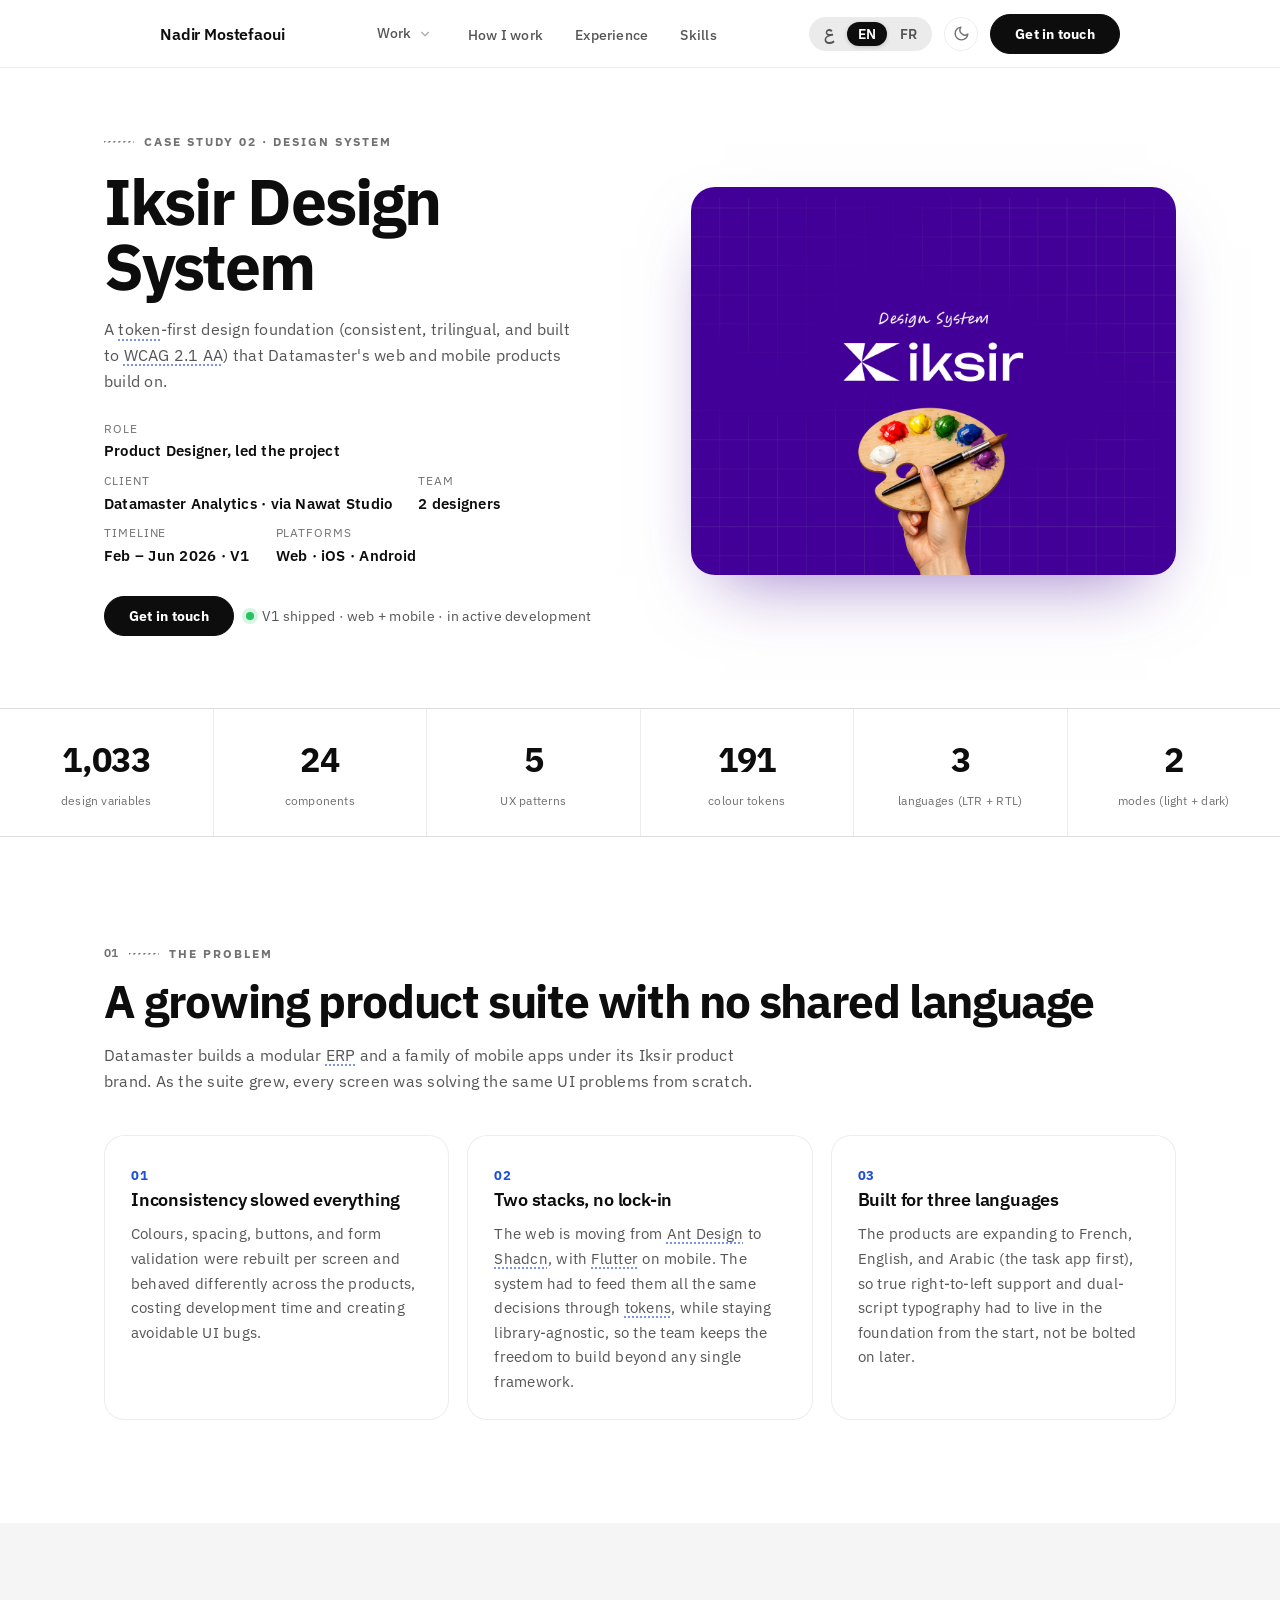
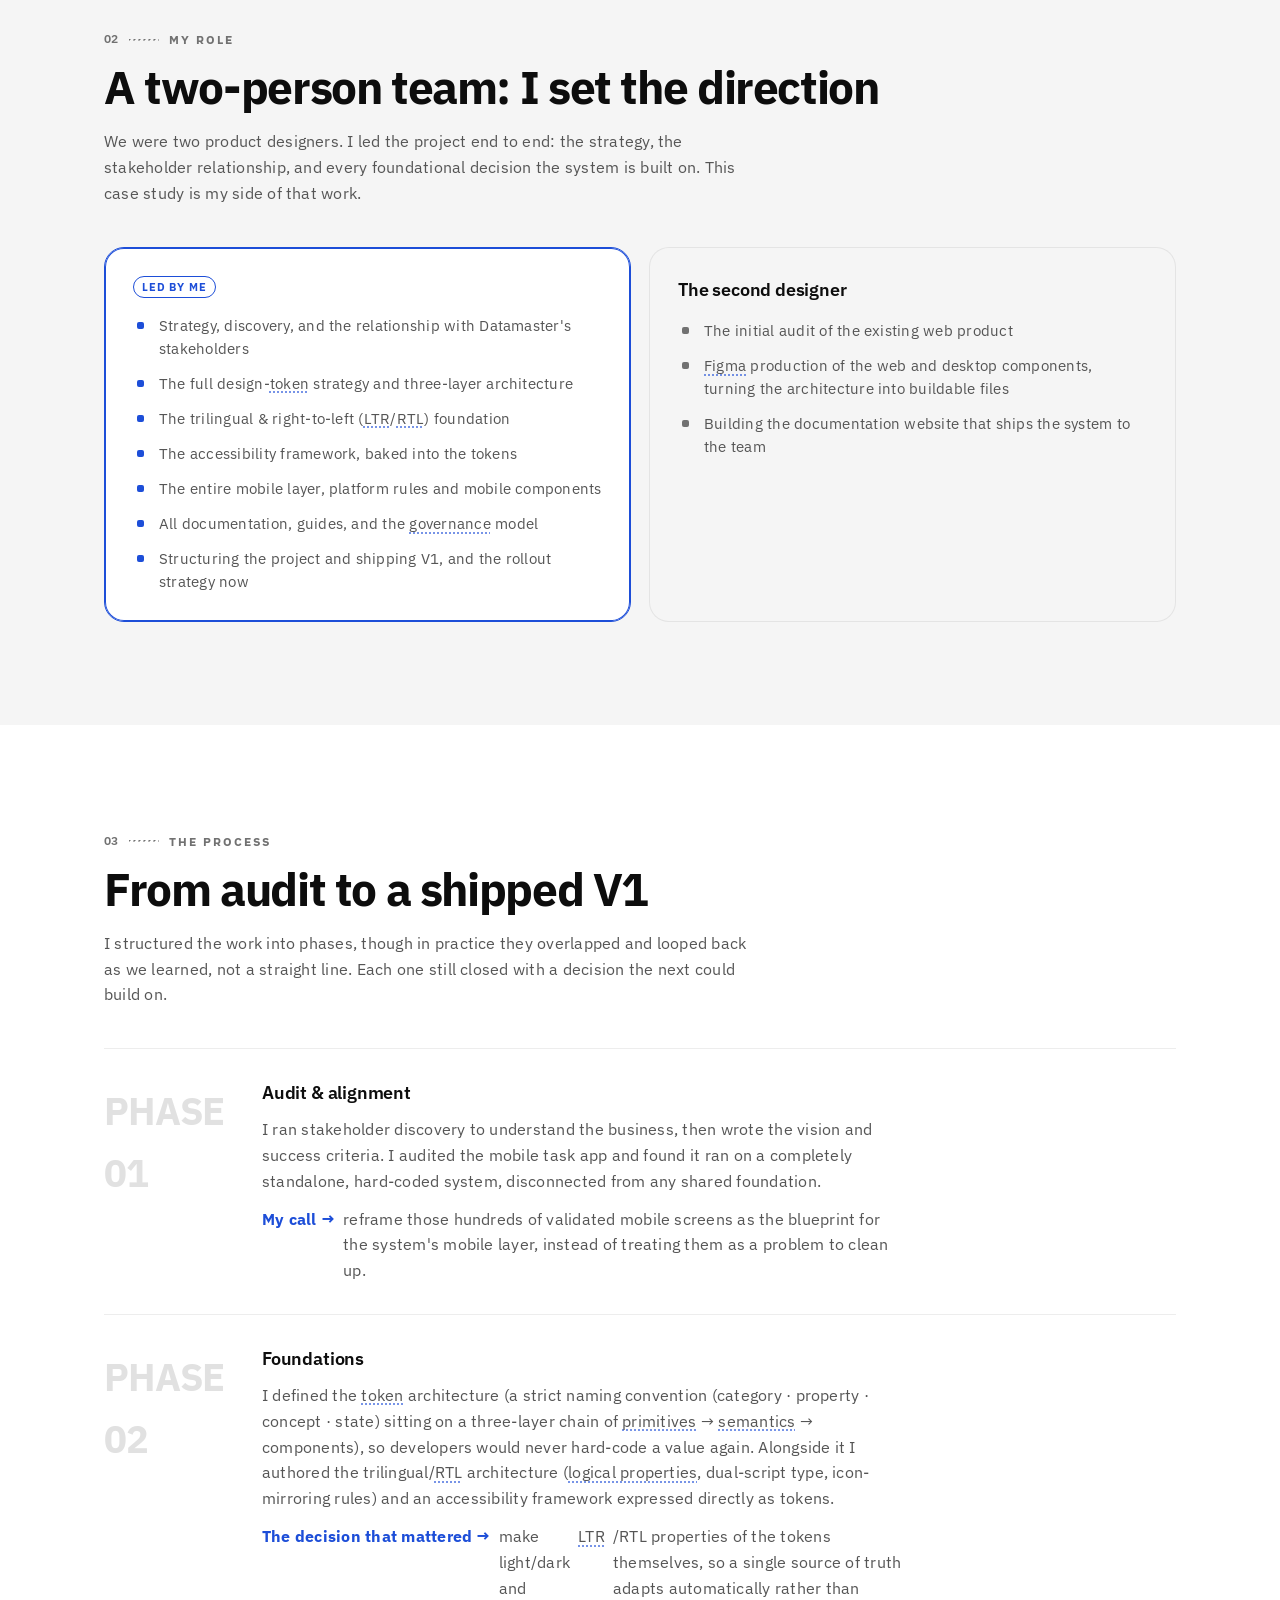
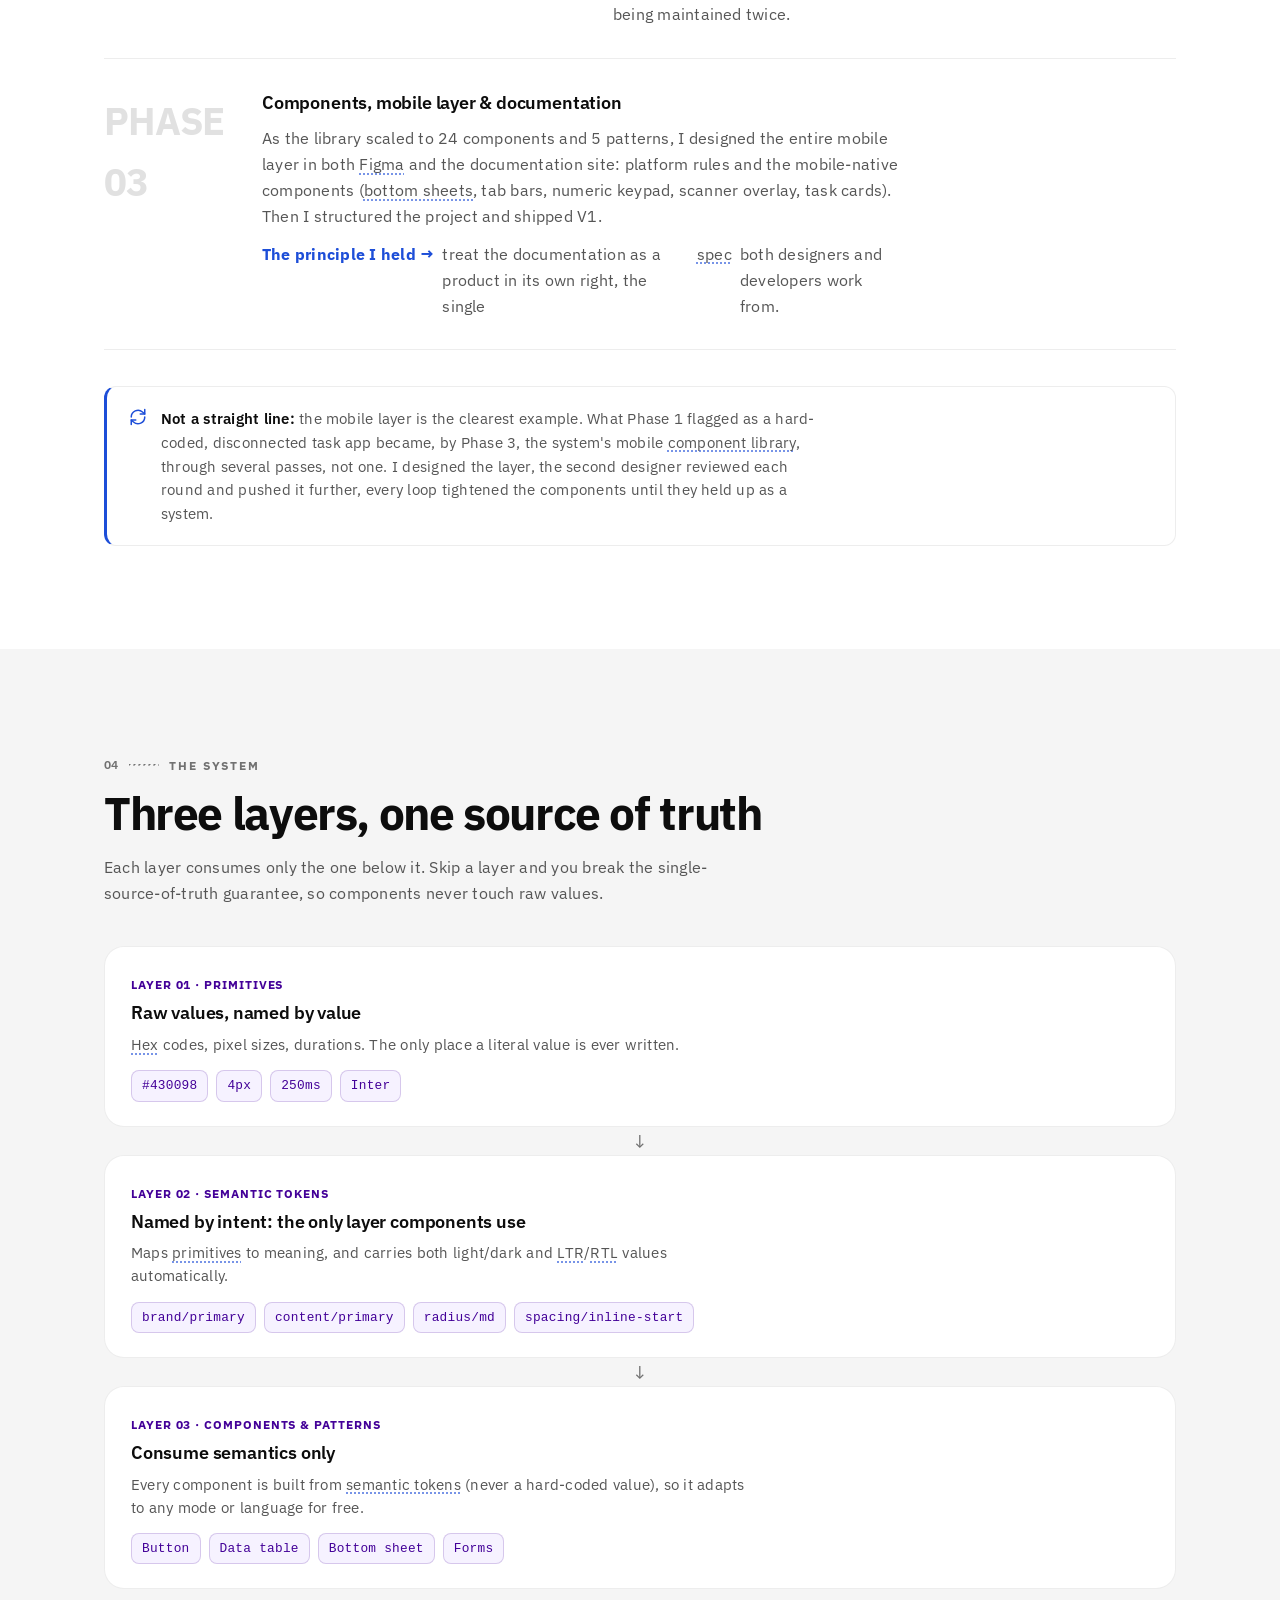
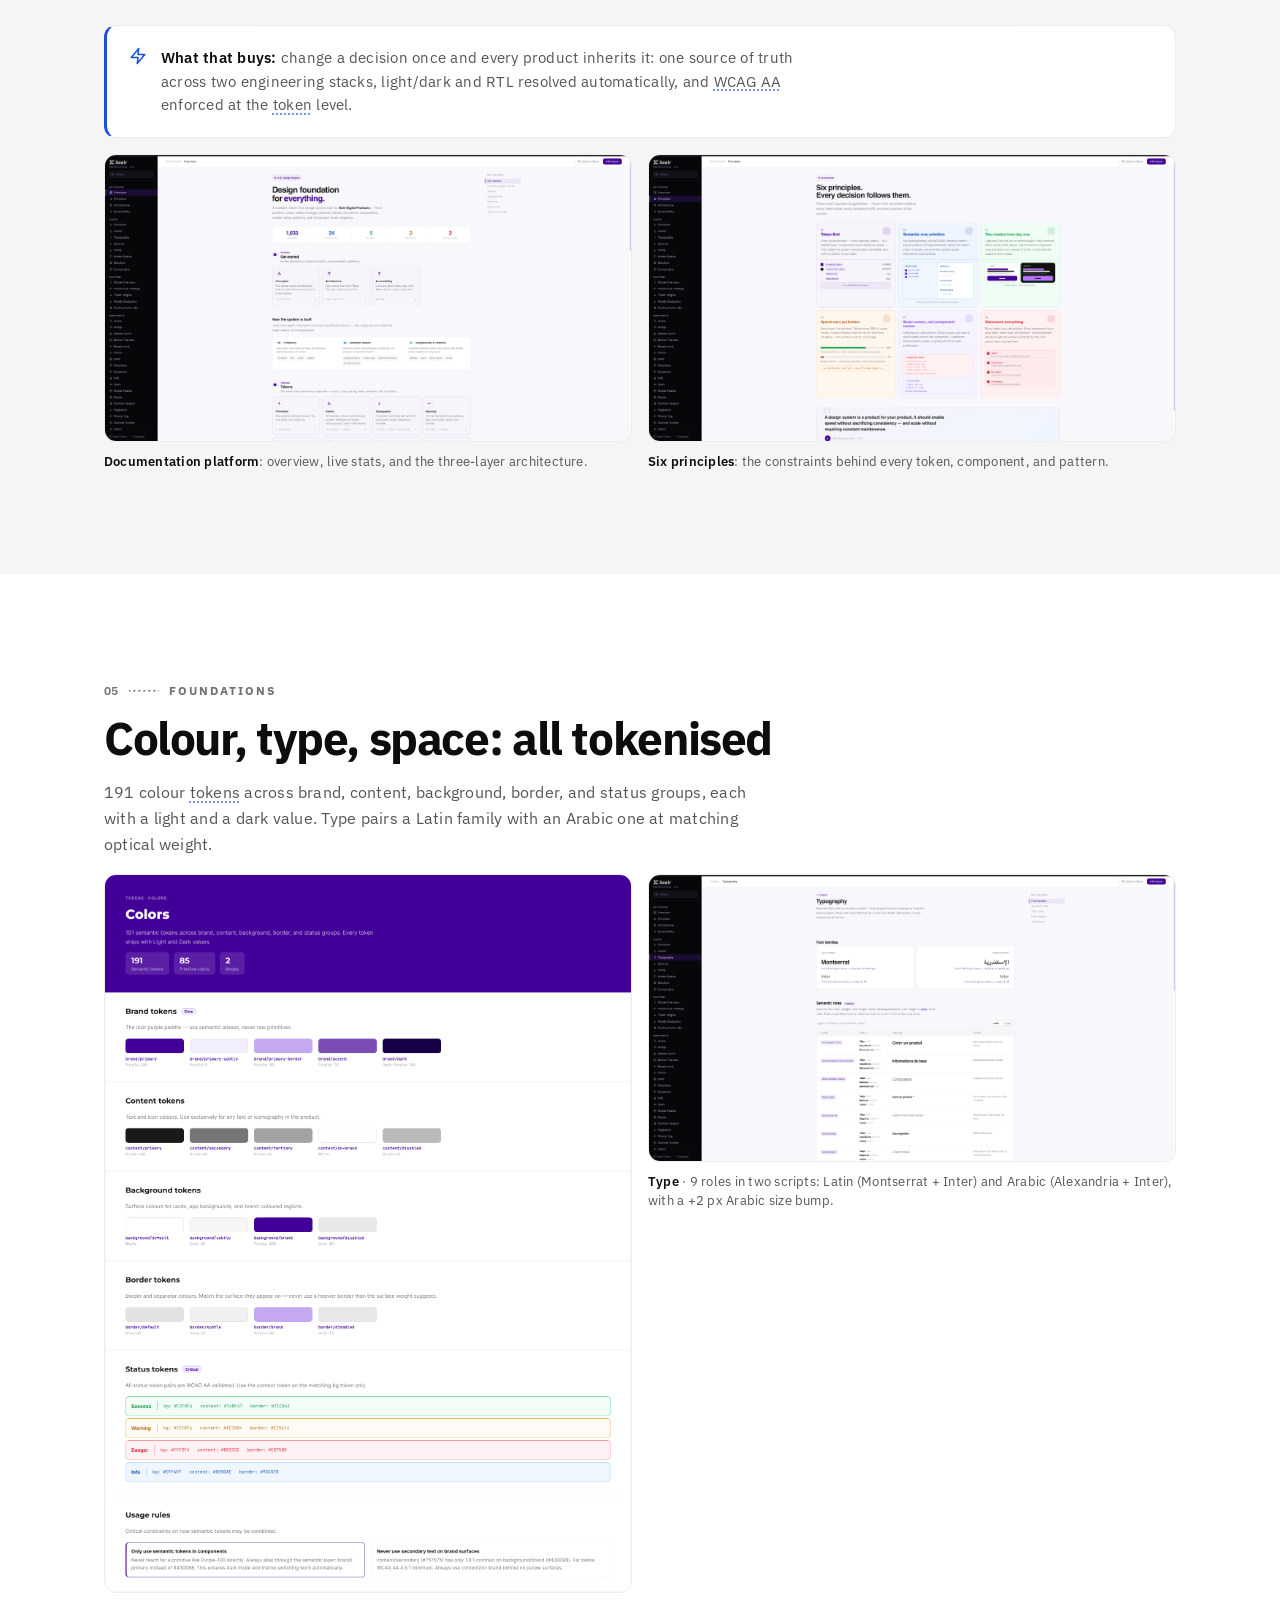
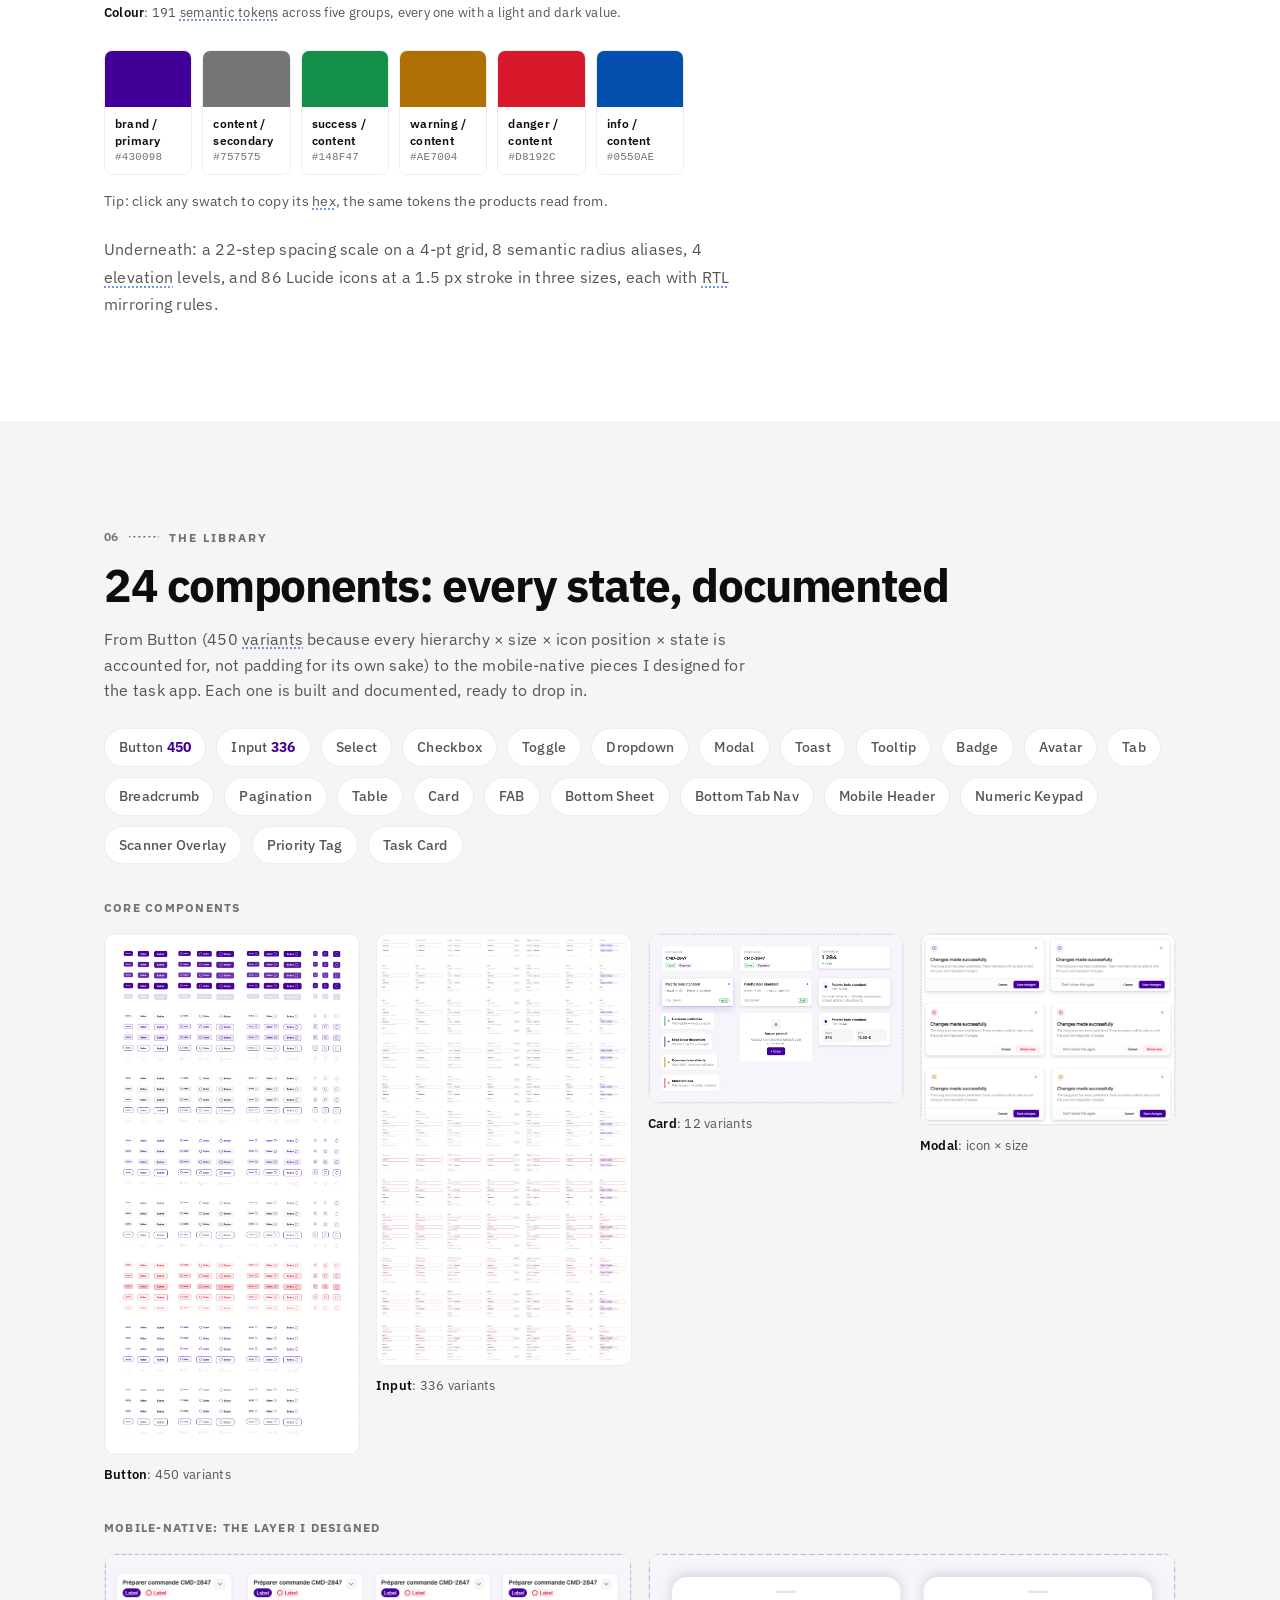
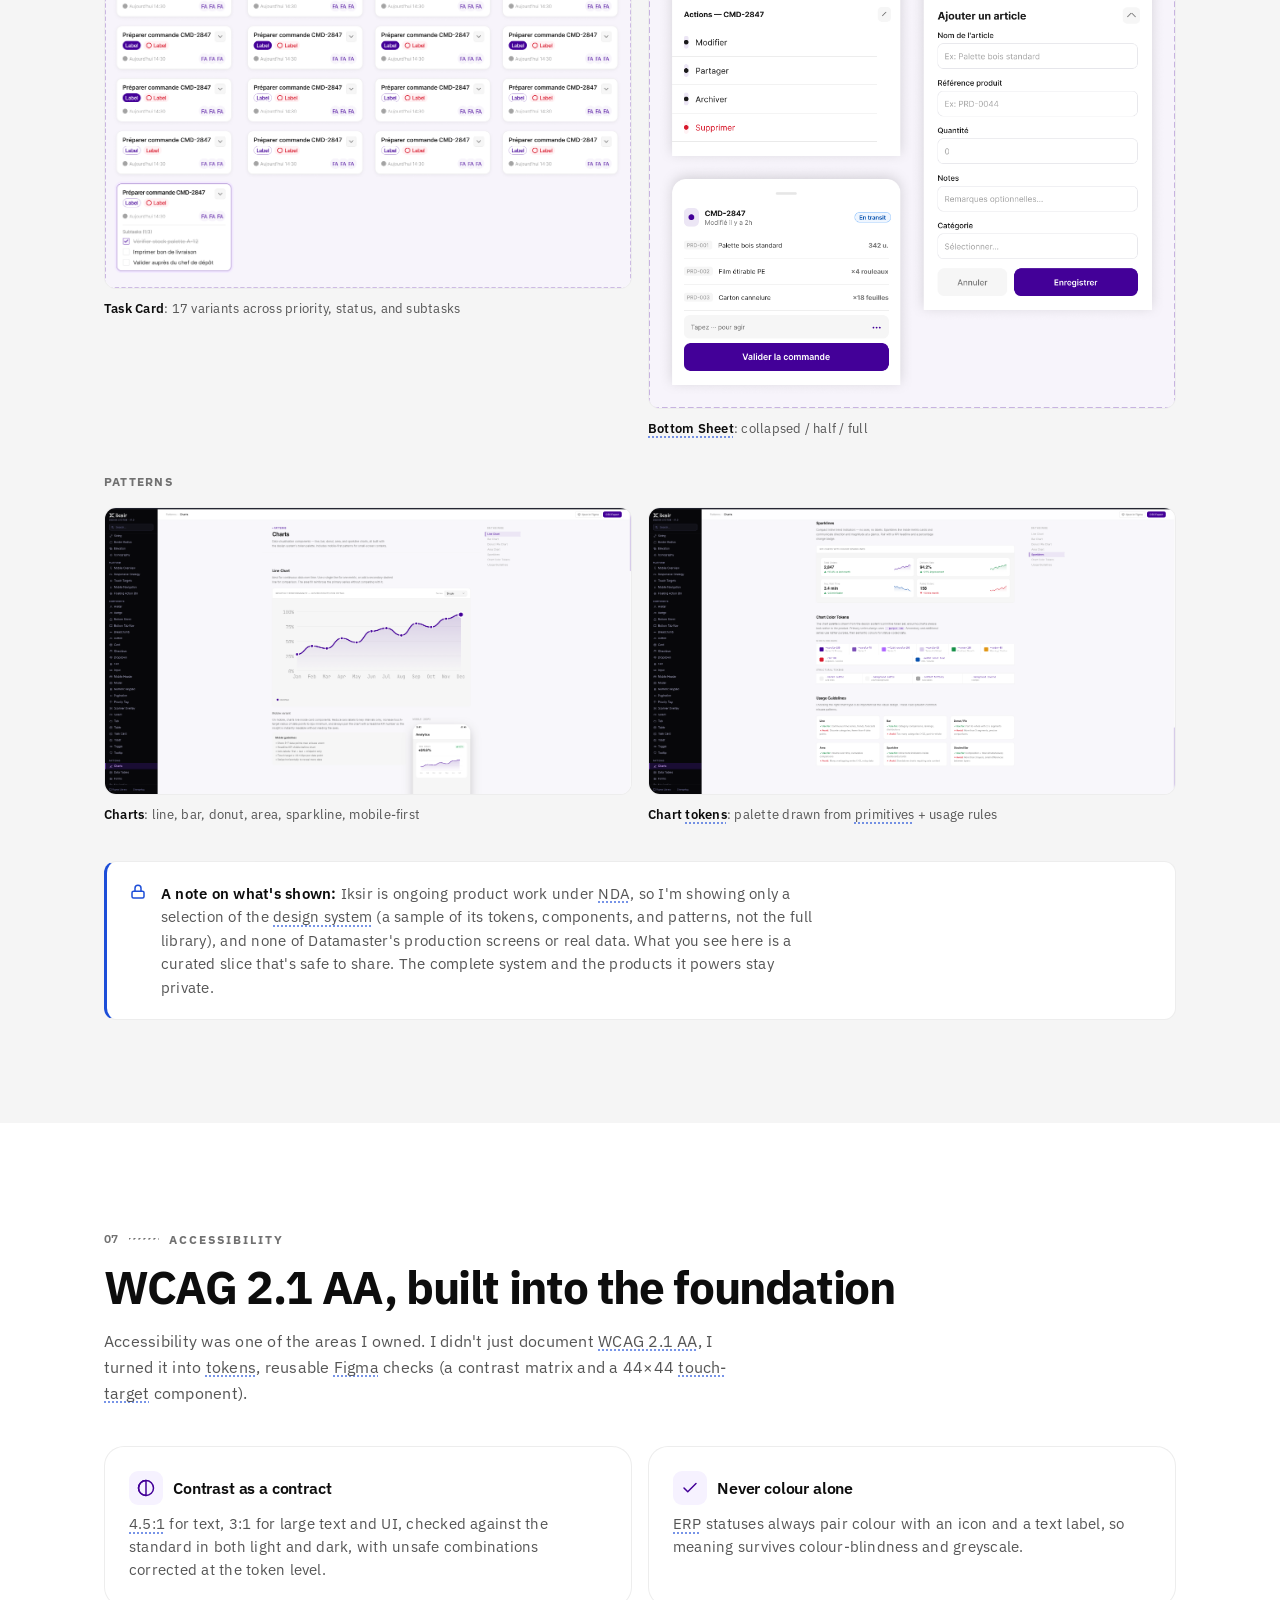
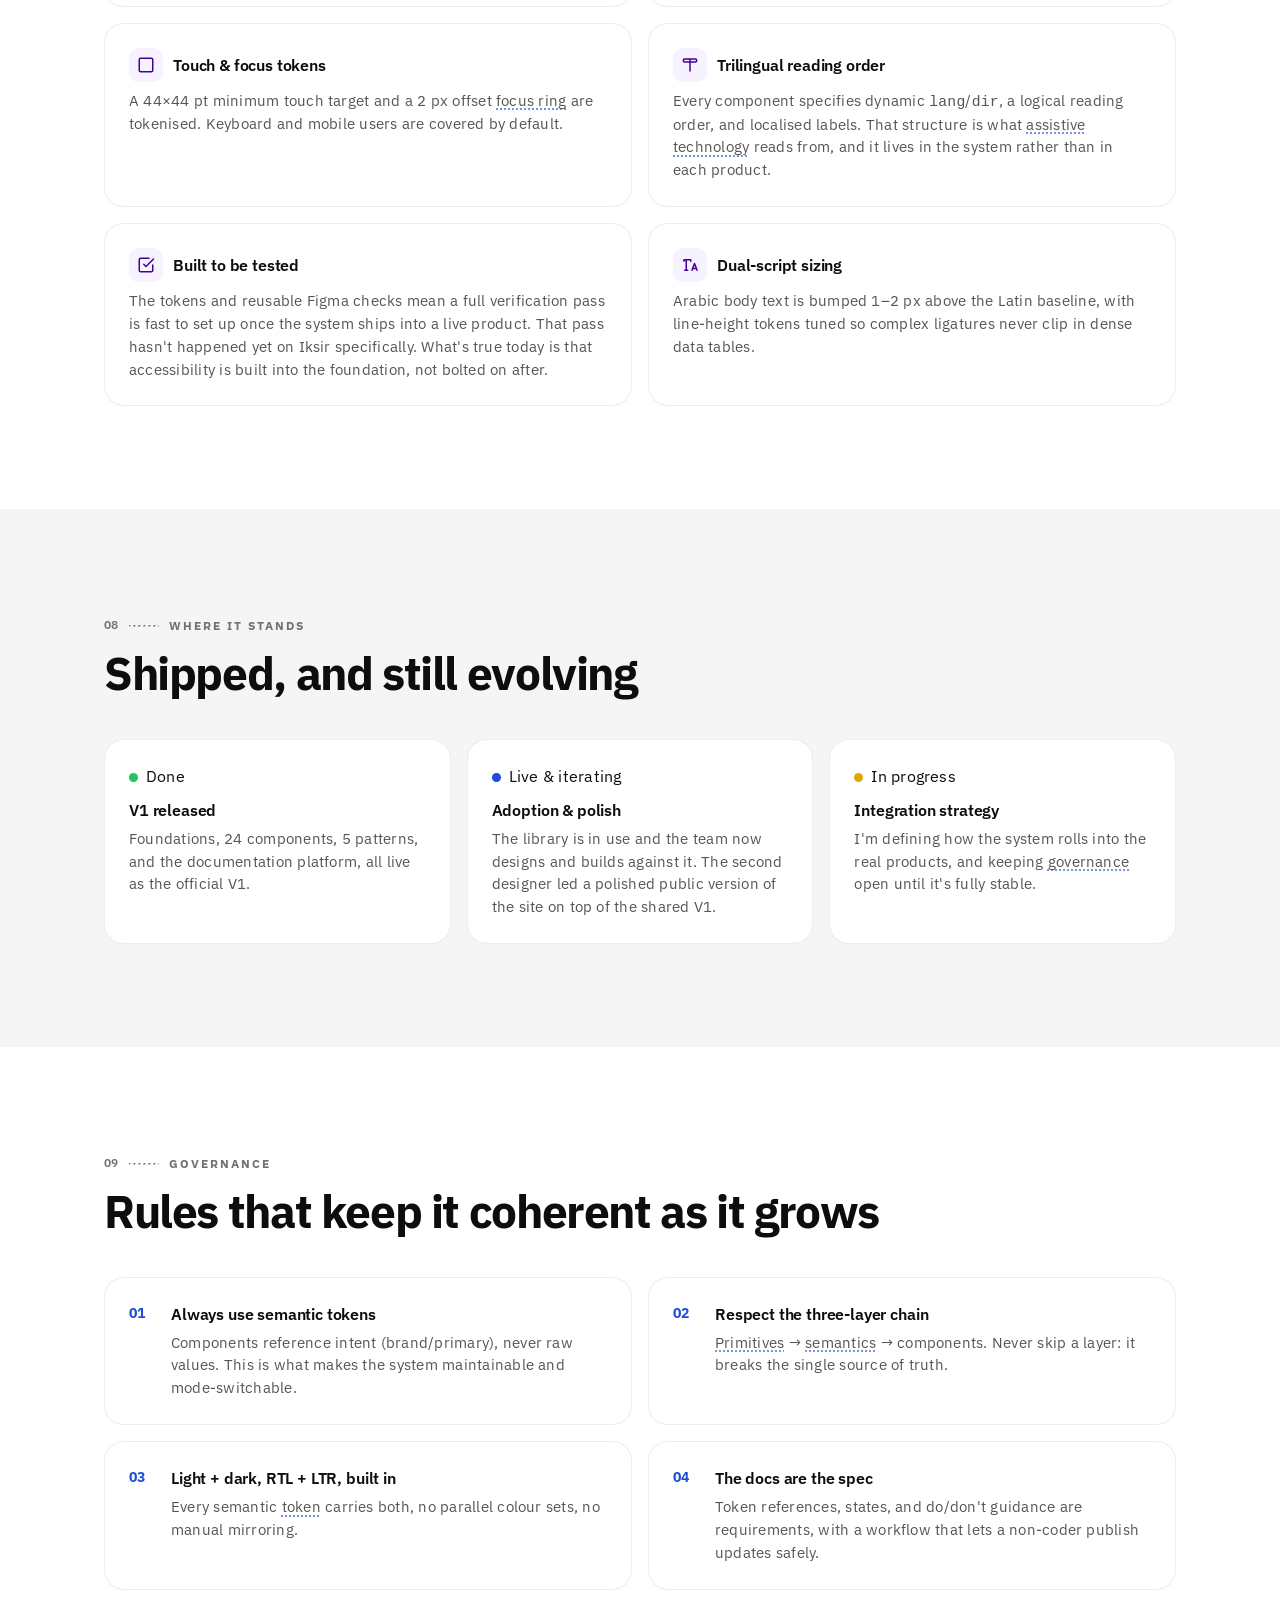
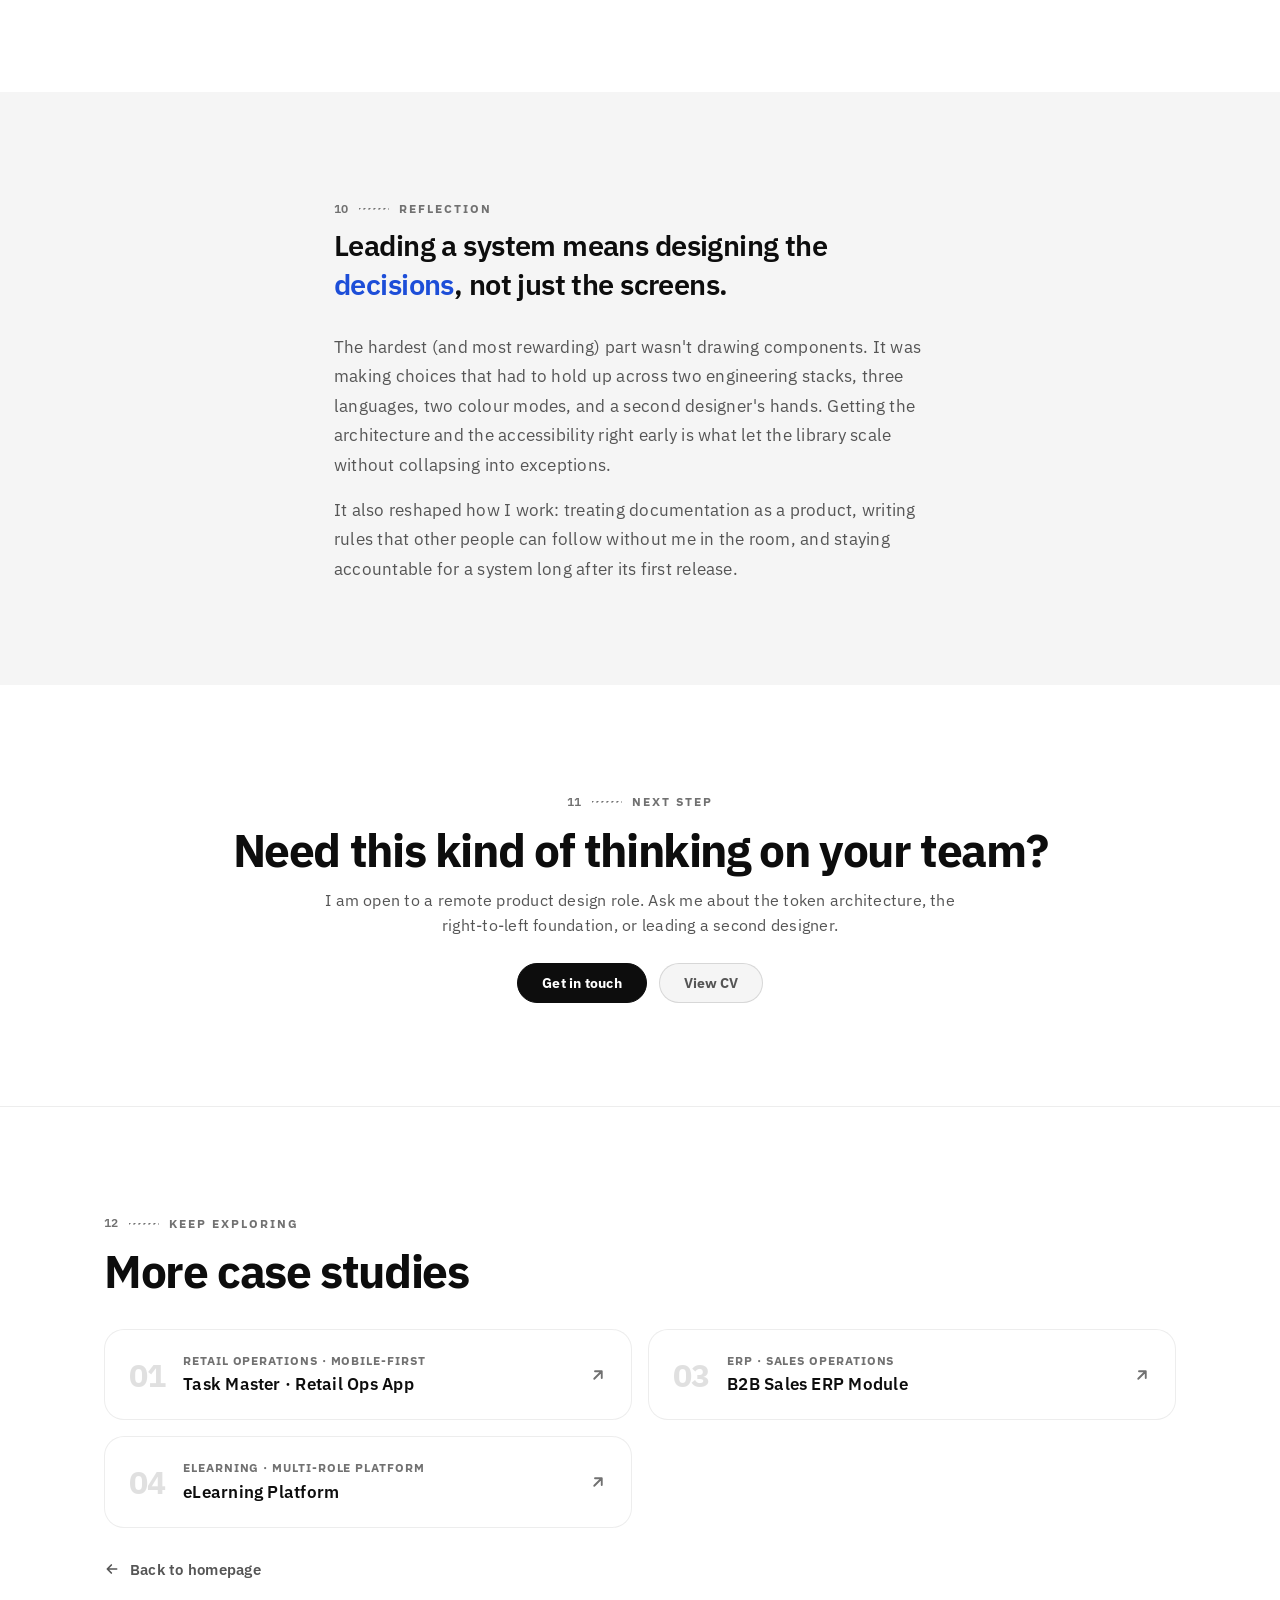
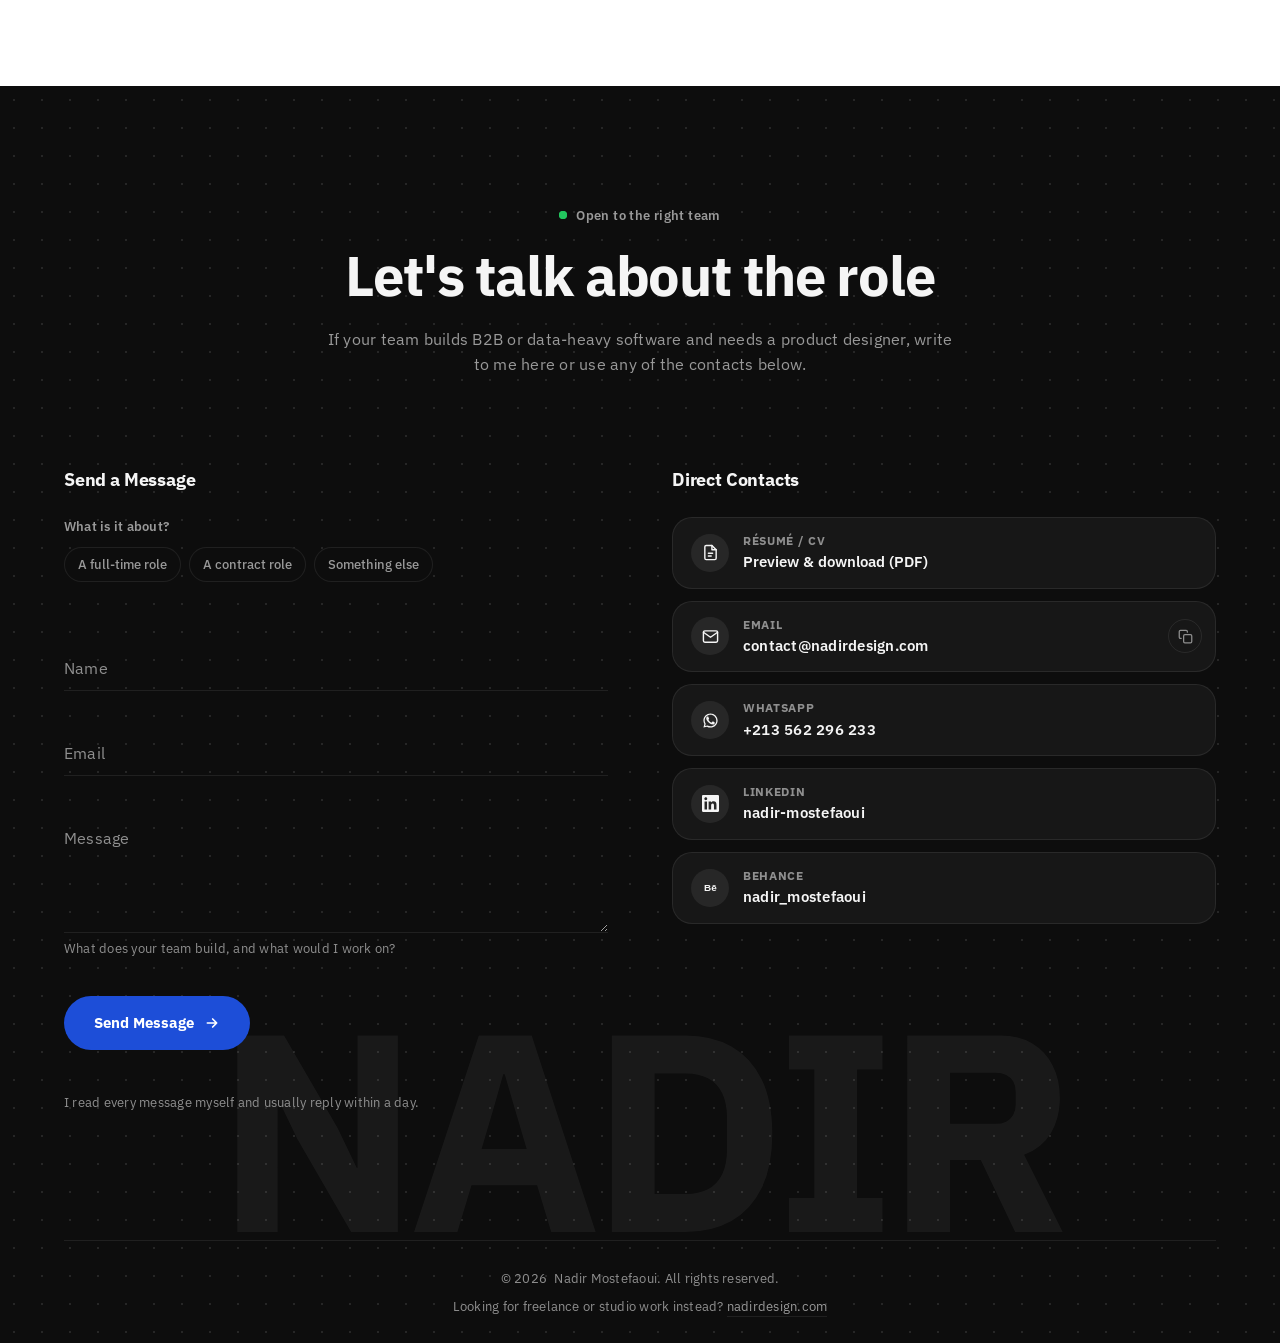
<file: case-studies/iksir-design-system.html>
<!DOCTYPE html>
<html lang="en" dir="ltr" data-theme="light">
<head>
  <meta charset="UTF-8">
  <meta name="viewport" content="width=device-width, initial-scale=1.0">
  <meta name="i18n-page" content="cs1">
  <!-- JOBS SITE: kept out of search engines on purpose (see index.html). -->
  <meta name="robots" content="noindex, follow">
  <meta name="description" content="Iksir Design System, a token-first design foundation for Datamaster's web and mobile products. Delivered via Nawat Studio. Case study by Nadir Mostefaoui.">
  <meta name="author" content="Nadir Mostefaoui">
  <meta property="og:title" content="Iksir Design System (Case Study) · Nadir Mostefaoui">
  <meta property="og:description" content="How I led the strategy, foundations, accessibility, and mobile layer of a token-first, trilingual design system.">
  <meta property="og:type" content="article">
  <!-- Social preview. og:image is a real 1200x630 render of the hero, not a
       logo card, so a shared link shows the actual page. It is deliberately
       ONE image for all three languages: crawlers read this static head
       before js/i18n.js runs, so a per-language swap would never be seen.
       The URL must stay absolute — relative og:image paths are ignored. -->
  <meta property="og:url" content="https://portfolio.nadirdesign.com/case-studies/iksir-design-system.html">
  <meta property="og:image" content="https://portfolio.nadirdesign.com/assets/images/og-cover.jpg">
  <meta property="og:image:width" content="1200">
  <meta property="og:image:height" content="630">
  <meta property="og:image:alt" content="Nadir Mostefaoui between the same title in two scripts: Product Designer in Latin and مُصَمِّم مُنتَجَات in Arabic">
  <meta name="twitter:card" content="summary_large_image">
  <meta name="twitter:image" content="https://portfolio.nadirdesign.com/assets/images/og-cover.jpg">
  <title>Iksir Design System (Case Study) · Nadir Mostefaoui</title>

  <link rel="icon" type="image/svg+xml" href="../assets/icons/favicon.svg" id="favicon-link">

  <link rel="preconnect" href="https://fonts.googleapis.com">
  <link rel="preconnect" href="https://fonts.gstatic.com" crossorigin>
  <link rel="stylesheet" href="https://fonts.googleapis.com/css2?family=IBM+Plex+Sans:ital,wght@0,300;0,400;0,500;0,600;0,700;1,400&family=IBM+Plex+Sans+Arabic:wght@300;400;500;600;700&family=Montserrat:wght@500;700;800&family=Inter:wght@400;500;600&family=Alexandria:wght@400;600&display=swap">

  <link rel="stylesheet" href="../css/reset.css">
  <link rel="stylesheet" href="../css/tokens.css">
  <link rel="stylesheet" href="../css/style.css">
  <link rel="stylesheet" href="../css/case-study.css">
  <!-- JOBS SITE: the only stylesheet that differs from nadirdesign.com. -->
  <link rel="stylesheet" href="../css/jobs.css">

  <!-- Theme before paint -->
  <script>
    (function(){
      const t = localStorage.getItem('nadir-theme');
      document.documentElement.setAttribute('data-theme', t || 'light');
    })();
  </script>
  <!-- Language/direction before paint -->
  <script>
    (function(){
      const lang  = localStorage.getItem('nadir-lang') || 'en';
      const isRTL = lang === 'ar';
      document.documentElement.setAttribute('lang', lang);
      document.documentElement.setAttribute('dir', isRTL ? 'rtl' : 'ltr');
      const favicon = document.getElementById('favicon-link');
      if (favicon && isRTL) favicon.href = '../assets/icons/favicon-ar.svg';
    })();
  </script>
  <!-- Marks that JS is available, so the scroll-reveal initial-hidden state
       only applies when case-study.js can actually reveal it. -->
  <script>document.documentElement.classList.add('cs-js');</script>
</head>
<body>


  <!-- ══════════════════════ NAVBAR ══════════════════════ -->
  <header>
    <nav class="navbar" id="navbar" aria-label="Main navigation">
      <div class="nav-inner">
        <!-- Identity. Replaces the signature logo (removed 2026-08-05).
             Deliberately just the name in the site's own typeface, with no
             mark of any kind — nothing here is an image, so it needs no
             light/dark asset swap and no per-language file: `nav.name`
             carries the script. -->
        <a href="../index.html" class="nav-identity" id="nav-logo" aria-label="Nadir Mostefaoui: Home">
          <!-- Two spans, not one JS-swapped string: js/i18n.js writes each
               [data-i18n] node independently, so a single node can only ever
               hold one key. CSS picks which is visible per breakpoint. -->
          <span class="nav-identity-name nav-identity-name--full" data-i18n="nav.name">Nadir Mostefaoui</span>
          <span class="nav-identity-name nav-identity-name--short" data-i18n="nav.name_short">Nadir</span>
        </a>

        <ul class="nav-links" id="nav-links" role="list">
          <li class="nav-item has-dropdown">
            <div class="nav-item-row">
              <a href="../index.html#work" class="nav-link" data-i18n="nav.projects">Work</a>
              <button type="button" class="nav-dropdown-toggle" aria-expanded="false" aria-controls="nav-dropdown-work"
                      aria-label="Show case studies menu" data-i18n-aria-label="nav.dropdown_aria">
                <svg class="chevron" width="14" height="14" viewBox="0 0 24 24" fill="none"
                     stroke="currentColor" stroke-width="2" stroke-linecap="round" stroke-linejoin="round" aria-hidden="true">
                  <polyline points="6 9 12 15 18 9"/>
                </svg>
              </button>
            </div>
            <div class="nav-dropdown" id="nav-dropdown-work">
              <div class="nav-dropdown-inner">
                <ul class="nav-dropdown-list" role="list">
                  <li><a href="task-master.html" data-i18n="work.cs2.title">Task Master · Retail Ops App</a></li>
                  <li><a href="iksir-design-system.html" data-i18n="work.cs5.title">Iksir Design System</a></li>
                  <li><a href="b2b-sales-erp.html" data-i18n="work.cs3.title">B2B Sales ERP Module</a></li>
                  <li><a href="https://nadirdesign.notion.site/eLearning-Platform-Teacher-Side-2789267c734580818447e1667e1b8630?source=copy_link" target="_blank" rel="noopener noreferrer" data-i18n="work.cs4.title">eLearning Platform</a></li>
                  <li class="nav-dropdown-all"><a href="../index.html#work" data-i18n="nav.all_projects">All case studies</a></li>
                </ul>
              </div>
            </div>
          </li>
          <li><a href="../index.html#how"        class="nav-link" data-i18n="nav.how">How I work</a></li>
          <li><a href="../index.html#experience" class="nav-link" data-i18n="nav.experience">Experience</a></li>
          <li><a href="../index.html#skills"     class="nav-link" data-i18n="nav.skills">Skills</a></li>

          <li class="nav-mobile-status">
            <span class="nav-status-dot" aria-hidden="true"></span>
            <span data-i18n="footer.badge">Open to the right team</span>
          </li>
          <li class="nav-mobile-cta">
            <a href="#contact" class="btn btn-dark">
              <span data-i18n="nav.contact">Get in touch</span>
              <svg class="btn-arrow" width="14" height="14" viewBox="0 0 24 24" fill="none" stroke="currentColor" stroke-width="2.5" stroke-linecap="round" stroke-linejoin="round" aria-hidden="true"><path d="M5 12h14M13 6l6 6-6 6"/></svg>
            </a>
          </li>
          <li class="nav-mobile-controls">
            <div class="lang-switcher" role="group" aria-label="Select language">
              <button class="lang-btn" data-lang-btn="ar" aria-label="Arabic"  aria-pressed="false">ع</button>
              <button class="lang-btn active" data-lang-btn="en" aria-label="English" aria-pressed="true">EN</button>
              <button class="lang-btn" data-lang-btn="fr" aria-label="Français" aria-pressed="false">FR</button>
            </div>
            <button class="theme-toggle" data-theme-toggle aria-label="Switch theme" aria-pressed="false">
              <svg class="icon-moon" viewBox="0 0 24 24" fill="none" stroke="currentColor" stroke-width="2" stroke-linecap="round" stroke-linejoin="round" aria-hidden="true"><path d="M21 12.79A9 9 0 1 1 11.21 3 7 7 0 0 0 21 12.79z"/></svg>
              <svg class="icon-sun" viewBox="0 0 24 24" fill="none" stroke="currentColor" stroke-width="2" stroke-linecap="round" stroke-linejoin="round" aria-hidden="true"><circle cx="12" cy="12" r="5"/><line x1="12" y1="1" x2="12" y2="3"/><line x1="12" y1="21" x2="12" y2="23"/><line x1="4.22" y1="4.22" x2="5.64" y2="5.64"/><line x1="18.36" y1="18.36" x2="19.78" y2="19.78"/><line x1="1" y1="12" x2="3" y2="12"/><line x1="21" y1="12" x2="23" y2="12"/><line x1="4.22" y1="19.78" x2="5.64" y2="18.36"/><line x1="18.36" y1="5.64" x2="19.78" y2="4.22"/></svg>
            </button>
          </li>
        </ul>

        <div class="nav-end">
          <div class="lang-switcher" role="group" aria-label="Select language">
            <button class="lang-btn" data-lang-btn="ar" aria-label="Arabic"  aria-pressed="false">ع</button>
            <button class="lang-btn active" data-lang-btn="en" aria-label="English" aria-pressed="true">EN</button>
            <button class="lang-btn" data-lang-btn="fr" aria-label="Français" aria-pressed="false">FR</button>
          </div>
          <button class="theme-toggle" data-theme-toggle aria-label="Switch to dark mode" aria-pressed="false">
            <svg class="icon-moon" viewBox="0 0 24 24" fill="none" stroke="currentColor" stroke-width="2" stroke-linecap="round" stroke-linejoin="round" aria-hidden="true"><path d="M21 12.79A9 9 0 1 1 11.21 3 7 7 0 0 0 21 12.79z"/></svg>
            <svg class="icon-sun" viewBox="0 0 24 24" fill="none" stroke="currentColor" stroke-width="2" stroke-linecap="round" stroke-linejoin="round" aria-hidden="true"><circle cx="12" cy="12" r="5"/><line x1="12" y1="1" x2="12" y2="3"/><line x1="12" y1="21" x2="12" y2="23"/><line x1="4.22" y1="4.22" x2="5.64" y2="5.64"/><line x1="18.36" y1="18.36" x2="19.78" y2="19.78"/><line x1="1" y1="12" x2="3" y2="12"/><line x1="21" y1="12" x2="23" y2="12"/><line x1="4.22" y1="19.78" x2="5.64" y2="18.36"/><line x1="18.36" y1="5.64" x2="19.78" y2="4.22"/></svg>
          </button>
          <a href="#contact" class="btn btn-dark">
            <span data-i18n="nav.contact">Get in touch</span>
            <svg class="btn-arrow" width="14" height="14" viewBox="0 0 24 24" fill="none" stroke="currentColor" stroke-width="2.5" stroke-linecap="round" stroke-linejoin="round" aria-hidden="true"><path d="M5 12h14M13 6l6 6-6 6"/></svg>
          </a>
        </div>

        <button class="nav-toggle" id="nav-toggle" aria-label="Open menu" aria-expanded="false" aria-controls="nav-links">
          <span></span><span></span><span></span>
        </button>
      </div>
    </nav>
  </header>
  <div class="nav-backdrop" id="nav-backdrop" aria-hidden="true"></div>

  <main class="cs">

    <!-- ══════════════════════ HERO ══════════════════════ -->
    <section class="cs-hero">
      <div class="cs-wrap cs-hero-grid">
        <div class="cs-hero-copy">
          <span class="cs-eyebrow" data-i18n="cs.hero.eyebrow">Case Study 02 · Design System</span>
          <h1 class="cs-hero-title" data-i18n="cs.hero.title">Iksir Design System</h1>
          <p class="cs-hero-sub" data-i18n="cs.hero.sub">A token-first design foundation (consistent, trilingual, and built to WCAG 2.1 AA) that Datamaster's web and mobile products build on.</p>

          <div class="cs-hero-meta">
            <div class="cs-meta-item"><span class="cs-meta-k" data-i18n="cs.hero.role_k">Role</span><span class="cs-meta-v" data-i18n="cs.hero.role_v">Product Designer, led the project</span></div>
            <div class="cs-meta-item"><span class="cs-meta-k" data-i18n="cs.hero.client_k">Client</span><span class="cs-meta-v" data-i18n="cs.hero.client_v">Datamaster Analytics · via Nawat Studio</span></div>
            <div class="cs-meta-item"><span class="cs-meta-k" data-i18n="cs.hero.team_k">Team</span><span class="cs-meta-v" data-i18n="cs.hero.team_v">2 designers</span></div>
            <div class="cs-meta-item"><span class="cs-meta-k" data-i18n="cs.hero.timeline_k">Timeline</span><span class="cs-meta-v" data-i18n="cs.hero.timeline_v">Feb – Jun 2026 · V1</span></div>
            <div class="cs-meta-item"><span class="cs-meta-k" data-i18n="cs.hero.platforms_k">Platforms</span><span class="cs-meta-v" data-i18n="cs.hero.platforms_v">Web · iOS · Android</span></div>
          </div>

          <div class="cs-hero-actions">
            <a class="btn btn-dark" href="#contact">
              <span data-i18n="cs.hero.cta">Get in touch</span>
              <svg class="btn-arrow" width="14" height="14" viewBox="0 0 24 24" fill="none" stroke="currentColor" stroke-width="2.5" stroke-linecap="round" stroke-linejoin="round" aria-hidden="true"><path d="M5 12h14M13 6l6 6-6 6"/></svg>
            </a>
            <span class="cs-hero-status"><span class="cs-status-dot" aria-hidden="true"></span><span data-i18n="cs.hero.status">V1 shipped · web + mobile · in active development</span></span>
          </div>
        </div>

        <div class="cs-hero-visual cs-hero-visual--img" aria-hidden="true">
          <img class="cs-hero-photo" src="../assets/images/iksir/iksir-hero-art.png" alt="">
        </div>
      </div>
    </section>

    <!-- ══════════════════════ STAT BAND ══════════════════════ -->
    <div class="cs-stats">
      <div class="cs-stat"><div class="cs-stat-num" data-count="1033" data-comma>1,033</div><span class="cs-stat-label" data-i18n="cs.stats.variables">design variables</span></div>
      <div class="cs-stat"><div class="cs-stat-num" data-count="24">24</div><span class="cs-stat-label" data-i18n="cs.stats.components">components</span></div>
      <div class="cs-stat"><div class="cs-stat-num" data-count="5">5</div><span class="cs-stat-label" data-i18n="cs.stats.patterns">UX patterns</span></div>
      <div class="cs-stat"><div class="cs-stat-num" data-count="191">191</div><span class="cs-stat-label" data-i18n="cs.stats.colours">colour tokens</span></div>
      <div class="cs-stat"><div class="cs-stat-num" data-count="3">3</div><span class="cs-stat-label" data-i18n="cs.stats.languages">languages (LTR + RTL)</span></div>
      <div class="cs-stat"><div class="cs-stat-num" data-count="2">2</div><span class="cs-stat-label" data-i18n="cs.stats.modes">modes (light + dark)</span></div>
    </div>

    <!-- ══════════════════════ CONTEXT / PROBLEM ══════════════════════ -->
    <section class="cs-section">
      <div class="cs-wrap">
        <span class="cs-eyebrow" data-i18n="cs.problem.eyebrow">The problem</span>
        <h2 class="cs-h2" data-i18n="cs.problem.title">A growing product suite with no shared language</h2>
        <p class="cs-lead" data-i18n="cs.problem.lead">Datamaster builds a modular ERP and a family of mobile apps under its Iksir product brand. As the suite grew, every screen was solving the same UI problems from scratch.</p>
        <div class="cs-cards cs-cards--3">
          <div class="cs-card">
            <span class="cs-card-num">01</span>
            <h3 class="cs-h3" data-i18n="cs.problem.c1t">Inconsistency slowed everything</h3>
            <p data-i18n="cs.problem.c1p">Colours, spacing, buttons, and form validation were rebuilt per screen and behaved differently across the products, costing development time and creating avoidable UI bugs.</p>
          </div>
          <div class="cs-card">
            <span class="cs-card-num">02</span>
            <h3 class="cs-h3" data-i18n="cs.problem.c2t">Two stacks, no lock-in</h3>
            <p data-i18n="cs.problem.c2p">The web is moving from Ant Design to Shadcn, with Flutter on mobile. The system had to feed them all the same decisions through tokens, while staying library-agnostic, so the team keeps the freedom to build beyond any single framework.</p>
          </div>
          <div class="cs-card">
            <span class="cs-card-num">03</span>
            <h3 class="cs-h3" data-i18n="cs.problem.c3t">Built for three languages</h3>
            <p data-i18n="cs.problem.c3p">The products are expanding to French, English, and Arabic (the task app first), so true right-to-left support and dual-script typography had to live in the foundation from the start, not be bolted on later.</p>
          </div>
        </div>
      </div>
    </section>

    <!-- ══════════════════════ MY ROLE VS TEAM ══════════════════════ -->
    <section class="cs-section cs-section--tint">
      <div class="cs-wrap">
        <span class="cs-eyebrow" data-i18n="cs.role.eyebrow">My role</span>
        <h2 class="cs-h2" data-i18n="cs.role.title">A two-person team: I set the direction</h2>
        <p class="cs-lead" data-i18n="cs.role.lead">We were two product designers. I led the project end to end: the strategy, the stakeholder relationship, and every foundational decision the system is built on. This case study is my side of that work.</p>
        <div class="cs-split">
          <div class="cs-split-col cs-split-col--mine">
            <h3 class="cs-h3"><span class="cs-tag-lead" data-i18n="cs.role.mine_tag">Led by me</span></h3>
            <ul class="cs-list">
              <li data-i18n="cs.role.mine1">Strategy, discovery, and the relationship with Datamaster's stakeholders</li>
              <li data-i18n="cs.role.mine2">The full design-token strategy and three-layer architecture</li>
              <li data-i18n="cs.role.mine3">The trilingual &amp; right-to-left (LTR/RTL) foundation</li>
              <li data-i18n="cs.role.mine4">The accessibility framework, baked into the tokens</li>
              <li data-i18n="cs.role.mine5">The entire mobile layer, platform rules and mobile components</li>
              <li data-i18n="cs.role.mine6">All documentation, guides, and the governance model</li>
              <li data-i18n="cs.role.mine7">Structuring the project and shipping V1, and the rollout strategy now</li>
            </ul>
          </div>
          <div class="cs-split-col cs-split-col--team">
            <h3 class="cs-h3" data-i18n="cs.role.partner_h">The second designer</h3>
            <ul class="cs-list">
              <li data-i18n="cs.role.partner1">The initial audit of the existing web product</li>
              <li data-i18n="cs.role.partner2">Figma production of the web and desktop components, turning the architecture into buildable files</li>
              <li data-i18n="cs.role.partner3">Building the documentation website that ships the system to the team</li>
            </ul>
          </div>
        </div>
      </div>
    </section>

    <!-- ══════════════════════ PROCESS BY PHASE ══════════════════════ -->
    <section class="cs-section">
      <div class="cs-wrap">
        <span class="cs-eyebrow" data-i18n="cs.process.eyebrow">The process</span>
        <h2 class="cs-h2" data-i18n="cs.process.title">From audit to a shipped V1</h2>
        <p class="cs-lead" data-i18n="cs.process.lead">I structured the work into phases, though in practice they overlapped and looped back as we learned, not a straight line. Each one still closed with a decision the next could build on.</p>

        <div class="cs-phases">
          <div class="cs-phase">
            <div class="cs-phase-idx"><span data-i18n="cs.process.p1_label">Phase</span><span>01</span></div>
            <div class="cs-phase-body">
              <h3 class="cs-h3" data-i18n="cs.process.p1_title">Audit &amp; alignment</h3>
              <p data-i18n="cs.process.p1_body">I ran stakeholder discovery to understand the business, then wrote the vision and success criteria. I audited the mobile task app and found it ran on a completely standalone, hard-coded system, disconnected from any shared foundation.</p>
              <p class="cs-phase-mine" data-i18n="cs.process.p1_call" data-i18n-html><b>My call →</b> reframe those hundreds of validated mobile screens as the blueprint for the system's mobile layer, instead of treating them as a problem to clean up.</p>
            </div>
          </div>
          <div class="cs-phase">
            <div class="cs-phase-idx"><span data-i18n="cs.process.p2_label">Phase</span><span>02</span></div>
            <div class="cs-phase-body">
              <h3 class="cs-h3" data-i18n="cs.process.p2_title">Foundations</h3>
              <p data-i18n="cs.process.p2_body">I defined the token architecture (a strict naming convention (category · property · concept · state) sitting on a three-layer chain of primitives → semantics → components), so developers would never hard-code a value again. Alongside it I authored the trilingual/RTL architecture (logical properties, dual-script type, icon-mirroring rules) and an accessibility framework expressed directly as tokens.</p>
              <p class="cs-phase-mine" data-i18n="cs.process.p2_call" data-i18n-html><b>The decision that mattered →</b> make light/dark and LTR/RTL properties of the tokens themselves, so a single source of truth adapts automatically rather than being maintained twice.</p>
            </div>
          </div>
          <div class="cs-phase">
            <div class="cs-phase-idx"><span data-i18n="cs.process.p3_label">Phase</span><span>03</span></div>
            <div class="cs-phase-body">
              <h3 class="cs-h3" data-i18n="cs.process.p3_title">Components, mobile layer &amp; documentation</h3>
              <p data-i18n="cs.process.p3_body">As the library scaled to 24 components and 5 patterns, I designed the entire mobile layer in both Figma and the documentation site: platform rules and the mobile-native components (bottom sheets, tab bars, numeric keypad, scanner overlay, task cards). Then I structured the project and shipped V1.</p>
              <p class="cs-phase-mine" data-i18n="cs.process.p3_call" data-i18n-html><b>The principle I held →</b> treat the documentation as a product in its own right, the single spec both designers and developers work from.</p>
            </div>
          </div>
        </div>

        <div class="cs-note">
          <span class="cs-note-ic" aria-hidden="true"><svg width="18" height="18" viewBox="0 0 24 24" fill="none" stroke="currentColor" stroke-width="2" stroke-linecap="round" stroke-linejoin="round"><path d="M21 2v6h-6"/><path d="M3 12a9 9 0 0 1 15-6.7L21 8"/><path d="M3 22v-6h6"/><path d="M21 12a9 9 0 0 1-15 6.7L3 16"/></svg></span>
          <p data-i18n="cs.process.loop" data-i18n-html><b>Not a straight line:</b> the mobile layer is the clearest example. What Phase 1 flagged as a hard-coded, disconnected task app became, by Phase 3, the system's mobile component library, through several passes, not one. I designed the layer, the second designer reviewed each round and pushed it further, every loop tightened the components until they held up as a system.</p>
        </div>
      </div>
    </section>

    <!-- ══════════════════════ THE SYSTEM — architecture ══════════════════════ -->
    <section class="cs-section cs-section--tint" id="cs-system">
      <div class="cs-wrap">
        <span class="cs-eyebrow" data-i18n="cs.system.eyebrow">The system</span>
        <h2 class="cs-h2" data-i18n="cs.system.title">Three layers, one source of truth</h2>
        <p class="cs-lead" data-i18n="cs.system.lead">Each layer consumes only the one below it. Skip a layer and you break the single-source-of-truth guarantee, so components never touch raw values.</p>

        <div class="cs-arch">
          <div class="cs-layer cs-layer--1">
            <span class="cs-layer-tag" data-i18n="cs.system.l1_tag">Layer 01 · Primitives</span>
            <h3 class="cs-h3" data-i18n="cs.system.l1_title">Raw values, named by value</h3>
            <p data-i18n="cs.system.l1_body">Hex codes, pixel sizes, durations. The only place a literal value is ever written.</p>
            <div class="cs-layer-chips"><span class="cs-code">#430098</span><span class="cs-code">4px</span><span class="cs-code">250ms</span><span class="cs-code">Inter</span></div>
          </div>
          <div class="cs-arch-flow">↓</div>
          <div class="cs-layer cs-layer--2">
            <span class="cs-layer-tag" data-i18n="cs.system.l2_tag">Layer 02 · Semantic tokens</span>
            <h3 class="cs-h3" data-i18n="cs.system.l2_title">Named by intent: the only layer components use</h3>
            <p data-i18n="cs.system.l2_body">Maps primitives to meaning, and carries both light/dark and LTR/RTL values automatically.</p>
            <div class="cs-layer-chips"><span class="cs-code">brand/primary</span><span class="cs-code">content/primary</span><span class="cs-code">radius/md</span><span class="cs-code">spacing/inline-start</span></div>
          </div>
          <div class="cs-arch-flow">↓</div>
          <div class="cs-layer cs-layer--3">
            <span class="cs-layer-tag" data-i18n="cs.system.l3_tag">Layer 03 · Components &amp; patterns</span>
            <h3 class="cs-h3" data-i18n="cs.system.l3_title">Consume semantics only</h3>
            <p data-i18n="cs.system.l3_body">Every component is built from semantic tokens (never a hard-coded value), so it adapts to any mode or language for free.</p>
            <div class="cs-layer-chips"><span class="cs-code">Button</span><span class="cs-code">Data table</span><span class="cs-code">Bottom sheet</span><span class="cs-code">Forms</span></div>
          </div>
        </div>

        <div class="cs-note">
          <span class="cs-note-ic" aria-hidden="true"><svg width="18" height="18" viewBox="0 0 24 24" fill="none" stroke="currentColor" stroke-width="2" stroke-linecap="round" stroke-linejoin="round"><path d="M13 2 3 14h9l-1 8 10-12h-9l1-8z"/></svg></span>
          <p data-i18n="cs.system.delivers" data-i18n-html><b>What that buys:</b> change a decision once and every product inherits it: one source of truth across two engineering stacks, light/dark and RTL resolved automatically, and WCAG AA enforced at the token level.</p>
        </div>

        <div class="cs-gallery cs-gallery--2">
          <figure class="cs-thumb-fig">
            <button class="cs-thumb cs-zoom" type="button" data-i18n-aria-label="cs.ui.enlarge_aria" aria-label="Enlarge the documentation overview">
              <img src="../assets/images/iksir/iksir-overview.png" alt="Iksir documentation: overview and three-layer architecture">
              <span class="cs-live-hint"><span data-i18n="cs.ui.enlarge">Enlarge</span><svg width="14" height="14" viewBox="0 0 24 24" fill="none" stroke="currentColor" stroke-width="2.5" stroke-linecap="round" stroke-linejoin="round" aria-hidden="true"><circle cx="11" cy="11" r="7"/><path d="M21 21l-4.3-4.3M11 8v6M8 11h6"/></svg></span>
            </button>
            <figcaption class="cs-thumb-cap" data-i18n="cs.system.cap1" data-i18n-html><b>Documentation platform</b>: overview, live stats, and the three-layer architecture.</figcaption>
          </figure>
          <figure class="cs-thumb-fig">
            <button class="cs-thumb cs-zoom" type="button" data-i18n-aria-label="cs.ui.enlarge_aria" aria-label="Enlarge the design principles">
              <img src="../assets/images/iksir/iksir-principles.png" alt="Iksir design principles">
              <span class="cs-live-hint"><span data-i18n="cs.ui.enlarge">Enlarge</span><svg width="14" height="14" viewBox="0 0 24 24" fill="none" stroke="currentColor" stroke-width="2.5" stroke-linecap="round" stroke-linejoin="round" aria-hidden="true"><circle cx="11" cy="11" r="7"/><path d="M21 21l-4.3-4.3M11 8v6M8 11h6"/></svg></span>
            </button>
            <figcaption class="cs-thumb-cap" data-i18n="cs.system.cap2" data-i18n-html><b>Six principles</b>: the constraints behind every token, component, and pattern.</figcaption>
          </figure>
        </div>
      </div>
    </section>

    <!-- ══════════════════════ TOKENS SHOWCASE ══════════════════════ -->
    <section class="cs-section">
      <div class="cs-wrap">
        <span class="cs-eyebrow" data-i18n="cs.found.eyebrow">Foundations</span>
        <h2 class="cs-h2" data-i18n="cs.found.title">Colour, type, space: all tokenised</h2>
        <p class="cs-lead" data-i18n="cs.found.lead">191 colour tokens across brand, content, background, border, and status groups, each with a light and a dark value. Type pairs a Latin family with an Arabic one at matching optical weight.</p>

        <div class="cs-gallery cs-gallery--2">
          <figure class="cs-thumb-fig">
            <button class="cs-thumb cs-zoom" type="button" data-i18n-aria-label="cs.ui.enlarge_aria" aria-label="Enlarge the colour tokens">
              <img src="../assets/images/iksir/iksir-colors.png" alt="Colour tokens, brand, content, background, border, and status groups">
              <span class="cs-live-hint"><span data-i18n="cs.ui.enlarge">Enlarge</span><svg width="14" height="14" viewBox="0 0 24 24" fill="none" stroke="currentColor" stroke-width="2.5" stroke-linecap="round" stroke-linejoin="round" aria-hidden="true"><circle cx="11" cy="11" r="7"/><path d="M21 21l-4.3-4.3M11 8v6M8 11h6"/></svg></span>
            </button>
            <figcaption class="cs-thumb-cap" data-i18n="cs.found.cap_colour" data-i18n-html><b>Colour</b>: 191 semantic tokens across five groups, every one with a light and dark value.</figcaption>
          </figure>
          <figure class="cs-thumb-fig">
            <button class="cs-thumb cs-zoom" type="button" data-i18n-aria-label="cs.ui.enlarge_aria" aria-label="Enlarge the typography system">
              <img src="../assets/images/iksir/iksir-typography.png" alt="Typography, Latin (Montserrat + Inter) and Arabic (Alexandria + Inter) font families">
              <span class="cs-live-hint"><span data-i18n="cs.ui.enlarge">Enlarge</span><svg width="14" height="14" viewBox="0 0 24 24" fill="none" stroke="currentColor" stroke-width="2.5" stroke-linecap="round" stroke-linejoin="round" aria-hidden="true"><circle cx="11" cy="11" r="7"/><path d="M21 21l-4.3-4.3M11 8v6M8 11h6"/></svg></span>
            </button>
            <figcaption class="cs-thumb-cap" data-i18n="cs.found.cap_type" data-i18n-html><b>Type</b> · 9 roles in two scripts: Latin (Montserrat + Inter) and Arabic (Alexandria + Inter), with a +2&nbsp;px Arabic size bump.</figcaption>
          </figure>
        </div>

        <div class="cs-swatches" style="margin-block-start:28px;">
          <div class="cs-swatch" data-i18n-aria-label="cs.ui.copy" data-hex="#430098"><div class="cs-swatch-color" style="background:#430098"></div><div class="cs-swatch-meta"><div class="cs-swatch-name">brand / primary</div><div class="cs-swatch-hex">#430098</div></div></div>
          <div class="cs-swatch" data-i18n-aria-label="cs.ui.copy" data-hex="#757575"><div class="cs-swatch-color" style="background:#757575"></div><div class="cs-swatch-meta"><div class="cs-swatch-name">content / secondary</div><div class="cs-swatch-hex">#757575</div></div></div>
          <div class="cs-swatch" data-i18n-aria-label="cs.ui.copy" data-hex="#148F47"><div class="cs-swatch-color" style="background:#148F47"></div><div class="cs-swatch-meta"><div class="cs-swatch-name">success / content</div><div class="cs-swatch-hex">#148F47</div></div></div>
          <div class="cs-swatch" data-i18n-aria-label="cs.ui.copy" data-hex="#AE7004"><div class="cs-swatch-color" style="background:#AE7004"></div><div class="cs-swatch-meta"><div class="cs-swatch-name">warning / content</div><div class="cs-swatch-hex">#AE7004</div></div></div>
          <div class="cs-swatch" data-i18n-aria-label="cs.ui.copy" data-hex="#D8192C"><div class="cs-swatch-color" style="background:#D8192C"></div><div class="cs-swatch-meta"><div class="cs-swatch-name">danger / content</div><div class="cs-swatch-hex">#D8192C</div></div></div>
          <div class="cs-swatch" data-i18n-aria-label="cs.ui.copy" data-hex="#0550AE"><div class="cs-swatch-color" style="background:#0550AE"></div><div class="cs-swatch-meta"><div class="cs-swatch-name">info / content</div><div class="cs-swatch-hex">#0550AE</div></div></div>
        </div>
        <p class="cs-p" style="margin-block-start:14px; font-size:.9rem;" data-i18n="cs.found.tip">Tip: click any swatch to copy its hex, the same tokens the products read from.</p>

        <p class="cs-p" style="margin-block-start:22px;" data-i18n="cs.found.underneath">Underneath: a 22-step spacing scale on a 4-pt grid, 8 semantic radius aliases, 4 elevation levels, and 86 Lucide icons at a 1.5 px stroke in three sizes, each with RTL mirroring rules.</p>
      </div>
    </section>

    <!-- ══════════════════════ COMPONENT INVENTORY ══════════════════════ -->
    <section class="cs-section cs-section--tint">
      <div class="cs-wrap">
        <span class="cs-eyebrow" data-i18n="cs.lib.eyebrow">The library</span>
        <h2 class="cs-h2" data-i18n="cs.lib.title">24 components: every state, documented</h2>
        <p class="cs-lead" data-i18n="cs.lib.lead">From Button (450 variants because every hierarchy × size × icon position × state is accounted for, not padding for its own sake) to the mobile-native pieces I designed for the task app. Each one is built and documented, ready to drop in.</p>

        <div class="cs-inv">
          <span class="cs-chip">Button <b>450</b></span>
          <span class="cs-chip">Input <b>336</b></span>
          <span class="cs-chip">Select</span>
          <span class="cs-chip">Checkbox</span>
          <span class="cs-chip">Toggle</span>
          <span class="cs-chip">Dropdown</span>
          <span class="cs-chip">Modal</span>
          <span class="cs-chip">Toast</span>
          <span class="cs-chip">Tooltip</span>
          <span class="cs-chip">Badge</span>
          <span class="cs-chip">Avatar</span>
          <span class="cs-chip">Tab</span>
          <span class="cs-chip">Breadcrumb</span>
          <span class="cs-chip">Pagination</span>
          <span class="cs-chip">Table</span>
          <span class="cs-chip">Card</span>
          <span class="cs-chip">FAB</span>
          <span class="cs-chip">Bottom Sheet</span>
          <span class="cs-chip">Bottom Tab Nav</span>
          <span class="cs-chip">Mobile Header</span>
          <span class="cs-chip">Numeric Keypad</span>
          <span class="cs-chip">Scanner Overlay</span>
          <span class="cs-chip">Priority Tag</span>
          <span class="cs-chip">Task Card</span>
        </div>

        <p class="cs-gallery-label" data-i18n="cs.lib.core_label">Core components</p>
        <div class="cs-gallery cs-gallery--4">
          <figure class="cs-thumb-fig"><button class="cs-thumb cs-zoom" type="button" data-i18n-aria-label="cs.ui.enlarge_aria" aria-label="Enlarge Buttons"><img src="../assets/images/iksir/iksir-buttons.png" alt="Button: every hierarchy, size, and state"><span class="cs-live-hint"><span data-i18n="cs.ui.enlarge">Enlarge</span><svg width="14" height="14" viewBox="0 0 24 24" fill="none" stroke="currentColor" stroke-width="2.5" stroke-linecap="round" stroke-linejoin="round" aria-hidden="true"><circle cx="11" cy="11" r="7"/><path d="M21 21l-4.3-4.3M11 8v6M8 11h6"/></svg></span></button><figcaption class="cs-thumb-cap" data-i18n="cs.lib.cap_button" data-i18n-html><b>Button</b>: 450 variants</figcaption></figure>
          <figure class="cs-thumb-fig"><button class="cs-thumb cs-zoom" type="button" data-i18n-aria-label="cs.ui.enlarge_aria" aria-label="Enlarge Inputs"><img src="../assets/images/iksir/iksir-inputs.png" alt="Input: 9 types across states"><span class="cs-live-hint"><span data-i18n="cs.ui.enlarge">Enlarge</span><svg width="14" height="14" viewBox="0 0 24 24" fill="none" stroke="currentColor" stroke-width="2.5" stroke-linecap="round" stroke-linejoin="round" aria-hidden="true"><circle cx="11" cy="11" r="7"/><path d="M21 21l-4.3-4.3M11 8v6M8 11h6"/></svg></span></button><figcaption class="cs-thumb-cap" data-i18n="cs.lib.cap_input" data-i18n-html><b>Input</b>: 336 variants</figcaption></figure>
          <figure class="cs-thumb-fig"><button class="cs-thumb cs-zoom" type="button" data-i18n-aria-label="cs.ui.enlarge_aria" aria-label="Enlarge Cards"><img src="../assets/images/iksir/iksir-cards.png" alt="Card: 12 use-case variants"><span class="cs-live-hint"><span data-i18n="cs.ui.enlarge">Enlarge</span><svg width="14" height="14" viewBox="0 0 24 24" fill="none" stroke="currentColor" stroke-width="2.5" stroke-linecap="round" stroke-linejoin="round" aria-hidden="true"><circle cx="11" cy="11" r="7"/><path d="M21 21l-4.3-4.3M11 8v6M8 11h6"/></svg></span></button><figcaption class="cs-thumb-cap" data-i18n="cs.lib.cap_card" data-i18n-html><b>Card</b>: 12 variants</figcaption></figure>
          <figure class="cs-thumb-fig"><button class="cs-thumb cs-zoom" type="button" data-i18n-aria-label="cs.ui.enlarge_aria" aria-label="Enlarge Modals"><img src="../assets/images/iksir/iksir-modals.png" alt="Modal: icon and size variants"><span class="cs-live-hint"><span data-i18n="cs.ui.enlarge">Enlarge</span><svg width="14" height="14" viewBox="0 0 24 24" fill="none" stroke="currentColor" stroke-width="2.5" stroke-linecap="round" stroke-linejoin="round" aria-hidden="true"><circle cx="11" cy="11" r="7"/><path d="M21 21l-4.3-4.3M11 8v6M8 11h6"/></svg></span></button><figcaption class="cs-thumb-cap" data-i18n="cs.lib.cap_modal" data-i18n-html><b>Modal</b>: icon × size</figcaption></figure>
        </div>

        <p class="cs-gallery-label" data-i18n="cs.lib.mobile_label">Mobile-native: the layer I designed</p>
        <div class="cs-gallery cs-gallery--2">
          <figure class="cs-thumb-fig"><button class="cs-thumb cs-zoom" type="button" data-i18n-aria-label="cs.ui.enlarge_aria" aria-label="Enlarge Task Card"><img src="../assets/images/iksir/iksir-taskcard.png" alt="Task Card: priority and status variants"><span class="cs-live-hint"><span data-i18n="cs.ui.enlarge">Enlarge</span><svg width="14" height="14" viewBox="0 0 24 24" fill="none" stroke="currentColor" stroke-width="2.5" stroke-linecap="round" stroke-linejoin="round" aria-hidden="true"><circle cx="11" cy="11" r="7"/><path d="M21 21l-4.3-4.3M11 8v6M8 11h6"/></svg></span></button><figcaption class="cs-thumb-cap" data-i18n="cs.lib.cap_task" data-i18n-html><b>Task Card</b>: 17 variants across priority, status, and subtasks</figcaption></figure>
          <figure class="cs-thumb-fig"><button class="cs-thumb cs-zoom" type="button" data-i18n-aria-label="cs.ui.enlarge_aria" aria-label="Enlarge Bottom Sheet"><img src="../assets/images/iksir/iksir-bottomsheet.png" alt="Bottom Sheet: action menu and form"><span class="cs-live-hint"><span data-i18n="cs.ui.enlarge">Enlarge</span><svg width="14" height="14" viewBox="0 0 24 24" fill="none" stroke="currentColor" stroke-width="2.5" stroke-linecap="round" stroke-linejoin="round" aria-hidden="true"><circle cx="11" cy="11" r="7"/><path d="M21 21l-4.3-4.3M11 8v6M8 11h6"/></svg></span></button><figcaption class="cs-thumb-cap" data-i18n="cs.lib.cap_sheet" data-i18n-html><b>Bottom Sheet</b>: collapsed / half / full</figcaption></figure>
        </div>

        <p class="cs-gallery-label" data-i18n="cs.lib.patterns_label">Patterns</p>
        <div class="cs-gallery cs-gallery--2">
          <figure class="cs-thumb-fig"><button class="cs-thumb cs-zoom" type="button" data-i18n-aria-label="cs.ui.enlarge_aria" aria-label="Enlarge Charts"><img src="../assets/images/iksir/iksir-charts.png" alt="Charts pattern: line, bar, donut, area, sparkline"><span class="cs-live-hint"><span data-i18n="cs.ui.enlarge">Enlarge</span><svg width="14" height="14" viewBox="0 0 24 24" fill="none" stroke="currentColor" stroke-width="2.5" stroke-linecap="round" stroke-linejoin="round" aria-hidden="true"><circle cx="11" cy="11" r="7"/><path d="M21 21l-4.3-4.3M11 8v6M8 11h6"/></svg></span></button><figcaption class="cs-thumb-cap" data-i18n="cs.lib.cap_charts" data-i18n-html><b>Charts</b>: line, bar, donut, area, sparkline, mobile-first</figcaption></figure>
          <figure class="cs-thumb-fig"><button class="cs-thumb cs-zoom" type="button" data-i18n-aria-label="cs.ui.enlarge_aria" aria-label="Enlarge chart colour tokens"><img src="../assets/images/iksir/iksir-charts-3.png" alt="Chart colour tokens and usage guidelines"><span class="cs-live-hint"><span data-i18n="cs.ui.enlarge">Enlarge</span><svg width="14" height="14" viewBox="0 0 24 24" fill="none" stroke="currentColor" stroke-width="2.5" stroke-linecap="round" stroke-linejoin="round" aria-hidden="true"><circle cx="11" cy="11" r="7"/><path d="M21 21l-4.3-4.3M11 8v6M8 11h6"/></svg></span></button><figcaption class="cs-thumb-cap" data-i18n="cs.lib.cap_charttokens" data-i18n-html><b>Chart tokens</b>: palette drawn from primitives + usage rules</figcaption></figure>
        </div>

        <div class="cs-note">
          <span class="cs-note-ic" aria-hidden="true"><svg width="18" height="18" viewBox="0 0 24 24" fill="none" stroke="currentColor" stroke-width="2" stroke-linecap="round" stroke-linejoin="round"><rect x="4" y="11" width="16" height="9" rx="2"/><path d="M8 11V7a4 4 0 0 1 8 0v4"/></svg></span>
          <p data-i18n="cs.lib.note" data-i18n-html><b>A note on what's shown:</b> Iksir is ongoing product work under NDA, so I'm showing only a selection of the design system (a sample of its tokens, components, and patterns, not the full library), and none of Datamaster's production screens or real data. What you see here is a curated slice that's safe to share. The complete system and the products it powers stay private.</p>
        </div>
      </div>
    </section>

    <!-- ══════════════════════ ACCESSIBILITY SPOTLIGHT ══════════════════════ -->
    <section class="cs-section">
      <div class="cs-wrap">
        <span class="cs-eyebrow" data-i18n="cs.a11y.eyebrow">Accessibility</span>
        <h2 class="cs-h2" data-i18n="cs.a11y.title">WCAG 2.1 AA, built into the foundation</h2>
        <p class="cs-lead" data-i18n="cs.a11y.lead">Accessibility was one of the areas I owned. I didn't just document WCAG 2.1 AA, I turned it into tokens, reusable Figma checks (a contrast matrix and a 44×44 touch-target component).</p>

        <div class="cs-a11y">
          <div class="cs-a11y-item">
            <h3 class="cs-h3"><span class="cs-a11y-ic"><svg width="18" height="18" viewBox="0 0 24 24" fill="none" stroke="currentColor" stroke-width="2" stroke-linecap="round" stroke-linejoin="round"><circle cx="12" cy="12" r="10"/><path d="M12 2a10 10 0 0 0 0 20z"/></svg></span><span data-i18n="cs.a11y.i1_t">Contrast as a contract</span></h3>
            <p data-i18n="cs.a11y.i1_p">4.5:1 for text, 3:1 for large text and UI, checked against the standard in both light and dark, with unsafe combinations corrected at the token level.</p>
          </div>
          <div class="cs-a11y-item">
            <h3 class="cs-h3"><span class="cs-a11y-ic"><svg width="18" height="18" viewBox="0 0 24 24" fill="none" stroke="currentColor" stroke-width="2" stroke-linecap="round" stroke-linejoin="round"><path d="M20 6 9 17l-5-5"/></svg></span><span data-i18n="cs.a11y.i2_t">Never colour alone</span></h3>
            <p data-i18n="cs.a11y.i2_p">ERP statuses always pair colour with an icon and a text label, so meaning survives colour-blindness and greyscale.</p>
          </div>
          <div class="cs-a11y-item">
            <h3 class="cs-h3"><span class="cs-a11y-ic"><svg width="18" height="18" viewBox="0 0 24 24" fill="none" stroke="currentColor" stroke-width="2" stroke-linecap="round" stroke-linejoin="round"><rect x="3" y="3" width="18" height="18" rx="2"/></svg></span><span data-i18n="cs.a11y.i3_t">Touch &amp; focus tokens</span></h3>
            <p data-i18n="cs.a11y.i3_p">A 44×44 pt minimum touch target and a 2 px offset focus ring are tokenised. Keyboard and mobile users are covered by default.</p>
          </div>
          <div class="cs-a11y-item">
            <h3 class="cs-h3"><span class="cs-a11y-ic"><svg width="18" height="18" viewBox="0 0 24 24" fill="none" stroke="currentColor" stroke-width="2" stroke-linecap="round" stroke-linejoin="round"><path d="M5 8h14M5 8a2 2 0 0 1 0-4h14a2 2 0 0 1 0 4M12 4v16"/></svg></span><span data-i18n="cs.a11y.i4_t">Trilingual reading order</span></h3>
            <p data-i18n="cs.a11y.i4_p" data-i18n-html>Every component specifies dynamic <code>lang</code>/<code>dir</code>, a logical reading order, and localised labels. That structure is what assistive technology reads from, and it lives in the system rather than in each product.</p>
          </div>
          <div class="cs-a11y-item">
            <h3 class="cs-h3"><span class="cs-a11y-ic"><svg width="18" height="18" viewBox="0 0 24 24" fill="none" stroke="currentColor" stroke-width="2" stroke-linecap="round" stroke-linejoin="round"><path d="M9 11l3 3L22 4"/><path d="M21 12v7a2 2 0 0 1-2 2H5a2 2 0 0 1-2-2V5a2 2 0 0 1 2-2h11"/></svg></span><span data-i18n="cs.a11y.i5_t">Built to be tested</span></h3>
            <p data-i18n="cs.a11y.i5_p">The tokens and reusable Figma checks mean a full verification pass is fast to set up once the system ships into a live product. That pass hasn't happened yet on Iksir specifically. What's true today is that accessibility is built into the foundation, not bolted on after.</p>
          </div>
          <div class="cs-a11y-item">
            <h3 class="cs-h3"><span class="cs-a11y-ic"><svg width="18" height="18" viewBox="0 0 24 24" fill="none" stroke="currentColor" stroke-width="2" stroke-linecap="round" stroke-linejoin="round"><path d="M4 7V5h9v2M7 5v14M5 19h4"/><path d="M14.5 19l3.5-9 3.5 9M15.4 16.5h5.2"/></svg></span><span data-i18n="cs.a11y.i6_t">Dual-script sizing</span></h3>
            <p data-i18n="cs.a11y.i6_p">Arabic body text is bumped 1–2 px above the Latin baseline, with line-height tokens tuned so complex ligatures never clip in dense data tables.</p>
          </div>
        </div>
      </div>
    </section>

    <!-- ══════════════════════ WHERE IT STANDS / NEXT ══════════════════════ -->
    <section class="cs-section cs-section--tint">
      <div class="cs-wrap">
        <span class="cs-eyebrow" data-i18n="cs.status.eyebrow">Where it stands</span>
        <h2 class="cs-h2" data-i18n="cs.status.title">Shipped, and still evolving</h2>
        <div class="cs-status">
          <div class="cs-status-item">
            <span><span class="cs-dot cs-dot--done"></span><span data-i18n="cs.status.s1_label">Done</span></span>
            <h3 class="cs-h3" data-i18n="cs.status.s1_t">V1 released</h3>
            <p data-i18n="cs.status.s1_p">Foundations, 24 components, 5 patterns, and the documentation platform, all live as the official V1.</p>
          </div>
          <div class="cs-status-item">
            <span><span class="cs-dot cs-dot--live"></span><span data-i18n="cs.status.s2_label">Live &amp; iterating</span></span>
            <h3 class="cs-h3" data-i18n="cs.status.s2_t">Adoption &amp; polish</h3>
            <p data-i18n="cs.status.s2_p">The library is in use and the team now designs and builds against it. The second designer led a polished public version of the site on top of the shared V1.</p>
          </div>
          <div class="cs-status-item">
            <span><span class="cs-dot cs-dot--wip"></span><span data-i18n="cs.status.s3_label">In progress</span></span>
            <h3 class="cs-h3" data-i18n="cs.status.s3_t">Integration strategy</h3>
            <p data-i18n="cs.status.s3_p">I'm defining how the system rolls into the real products, and keeping governance open until it's fully stable.</p>
          </div>
        </div>
      </div>
    </section>

    <!-- ══════════════════════ GOVERNANCE ══════════════════════ -->
    <section class="cs-section">
      <div class="cs-wrap">
        <span class="cs-eyebrow" data-i18n="cs.gov.eyebrow">Governance</span>
        <h2 class="cs-h2" data-i18n="cs.gov.title">Rules that keep it coherent as it grows</h2>
        <div class="cs-rules">
          <div class="cs-rule"><h3 class="cs-h3" data-i18n="cs.gov.r1_t">Always use semantic tokens</h3><p data-i18n="cs.gov.r1_p">Components reference intent (brand/primary), never raw values. This is what makes the system maintainable and mode-switchable.</p></div>
          <div class="cs-rule"><h3 class="cs-h3" data-i18n="cs.gov.r2_t">Respect the three-layer chain</h3><p data-i18n="cs.gov.r2_p">Primitives → semantics → components. Never skip a layer: it breaks the single source of truth.</p></div>
          <div class="cs-rule"><h3 class="cs-h3" data-i18n="cs.gov.r3_t">Light + dark, RTL + LTR, built in</h3><p data-i18n="cs.gov.r3_p">Every semantic token carries both, no parallel colour sets, no manual mirroring.</p></div>
          <div class="cs-rule"><h3 class="cs-h3" data-i18n="cs.gov.r4_t">The docs are the spec</h3><p data-i18n="cs.gov.r4_p">Token references, states, and do/don't guidance are requirements, with a workflow that lets a non-coder publish updates safely.</p></div>
        </div>
      </div>
    </section>

    <!-- ══════════════════════ REFLECTION ══════════════════════ -->
    <section class="cs-section cs-section--tint">
      <div class="cs-wrap cs-reflection">
        <span class="cs-eyebrow" data-i18n="cs.reflect.eyebrow">Reflection</span>
        <p class="cs-quote" data-i18n="cs.reflect.quote" data-i18n-html>Leading a system means designing the <span>decisions</span>, not just the screens.</p>
        <p class="cs-p" data-i18n="cs.reflect.p1">The hardest (and most rewarding) part wasn't drawing components. It was making choices that had to hold up across two engineering stacks, three languages, two colour modes, and a second designer's hands. Getting the architecture and the accessibility right early is what let the library scale without collapsing into exceptions.</p>
        <p class="cs-p" data-i18n="cs.reflect.p2">It also reshaped how I work: treating documentation as a product, writing rules that other people can follow without me in the room, and staying accountable for a system long after its first release.</p>
      </div>
    </section>

    <!-- ══════════════════════ CLOSING CTA ══════════════════════ -->
    <section class="cs-section cs-closing">
      <div class="cs-wrap">
        <span class="cs-eyebrow" data-i18n="cs.closing.eyebrow">Next step</span>
        <h2 class="cs-h2" data-i18n="cs.closing.title">Need this kind of thinking on your team?</h2>
        <p class="cs-lead" data-i18n="cs.closing.lead">I am open to a remote product design role. Ask me about the token architecture, the right-to-left foundation, or leading a second designer.</p>
        <!-- Jobs site: contact first, CV second. No service type is passed to
             the form here, unlike the main site. -->
        <div class="cs-closing-actions">
          <a class="btn btn-dark" href="#contact">
            <span data-i18n="cs.pager.contact">Get in touch</span>
            <svg class="btn-arrow" width="14" height="14" viewBox="0 0 24 24" fill="none" stroke="currentColor" stroke-width="2.5" stroke-linecap="round" stroke-linejoin="round" aria-hidden="true"><path d="M5 12h14M13 6l6 6-6 6"/></svg>
          </a>
          <button type="button" class="btn btn-ghost-fill" data-cv-open>
            <span data-i18n="hero.cta_cv">View CV</span>
            <svg class="btn-arrow" width="14" height="14" viewBox="0 0 24 24" fill="none" stroke="currentColor" stroke-width="2.5" stroke-linecap="round" stroke-linejoin="round" aria-hidden="true"><path d="M5 12h14M13 6l6 6-6 6"/></svg>
          </button>
        </div>
      </div>
    </section>

    <!-- More case studies -->
    <section class="cs-section cs-more">
      <div class="cs-wrap">
        <span class="cs-eyebrow" data-i18n="cs.more.eyebrow">Keep exploring</span>
        <h2 class="cs-h2" data-i18n="cs.more.title">More case studies</h2>
        <div class="cs-more-grid">
          <a class="cs-more-card" href="task-master.html">
            <span class="cs-more-num" aria-hidden="true">01</span>
            <span class="cs-more-body">
              <span class="cs-more-tag" data-i18n="work.cs2.tag">Retail Operations · Mobile-First</span>
              <span class="cs-more-title" data-i18n="work.cs2.title">Task Master · Retail Ops App</span>
            </span>
            <span class="cs-more-go" aria-hidden="true"><svg width="18" height="18" viewBox="0 0 24 24" fill="none" stroke="currentColor" stroke-width="2.5" stroke-linecap="round" stroke-linejoin="round"><path d="M7 17L17 7M17 7H8M17 7V16"/></svg></span>
          </a>
          <a class="cs-more-card" href="b2b-sales-erp.html">
            <span class="cs-more-num" aria-hidden="true">03</span>
            <span class="cs-more-body">
              <span class="cs-more-tag" data-i18n="work.cs3.tag">ERP · Sales Operations</span>
              <span class="cs-more-title" data-i18n="work.cs3.title">B2B Sales ERP Module</span>
            </span>
            <span class="cs-more-go" aria-hidden="true"><svg width="18" height="18" viewBox="0 0 24 24" fill="none" stroke="currentColor" stroke-width="2.5" stroke-linecap="round" stroke-linejoin="round"><path d="M7 17L17 7M17 7H8M17 7V16"/></svg></span>
          </a>
          <a class="cs-more-card" href="https://nadirdesign.notion.site/eLearning-Platform-Teacher-Side-2789267c734580818447e1667e1b8630?source=copy_link" target="_blank" rel="noopener noreferrer">
            <span class="cs-more-num" aria-hidden="true">04</span>
            <span class="cs-more-body">
              <span class="cs-more-tag" data-i18n="work.cs4.tag">eLearning · Multi-Role Platform</span>
              <span class="cs-more-title" data-i18n="work.cs4.title">eLearning Platform</span>
            </span>
            <span class="cs-more-go" aria-hidden="true"><svg width="18" height="18" viewBox="0 0 24 24" fill="none" stroke="currentColor" stroke-width="2.5" stroke-linecap="round" stroke-linejoin="round"><path d="M7 17L17 7M17 7H8M17 7V16"/></svg></span>
          </a>
        </div>
        <a href="../index.html" class="cs-back cs-more-back">
          <svg width="16" height="16" viewBox="0 0 24 24" fill="none" stroke="currentColor" stroke-width="2.5" stroke-linecap="round" stroke-linejoin="round" aria-hidden="true"><path d="M19 12H5M11 18l-6-6 6-6"/></svg>
          <span data-i18n="cs.pager.all">Back to homepage</span>
        </a>
      </div>
    </section>

  </main>

  <!-- ══════════════════════ FOOTER (reused) ══════════════════════ -->
  <footer id="contact" class="site-footer">
    <div class="footer-watermark" aria-hidden="true"><span data-i18n="footer.watermark">NADIR</span></div>
    <div class="footer-inner">
      <div class="footer-intro footer-reveal">
        <div class="footer-badge">
          <span class="footer-badge-dot" aria-hidden="true"></span>
          <span data-i18n="footer.badge">Open to the right team</span>
        </div>
        <h2 class="footer-heading" data-i18n="footer.heading">Let's talk about the role</h2>
        <p class="footer-subtitle" data-i18n="footer.subtitle">If your team builds B2B or data-heavy software and needs a product designer, write to me here or use any of the contacts below.</p>
      </div>
      <div class="footer-main">
        <div class="footer-panel footer-form-panel footer-reveal">
          <h3 class="footer-panel-title" data-i18n="footer.form_title">Send a Message</h3>
          <form class="footer-form" id="footer-form" novalidate action="https://formspree.io/f/mkolebgp" method="POST">
            <div class="ff-ptype-field">
              <span class="ff-ptype-label" data-i18n="cs.form.ptype_label">What is it about?</span>
              <div class="cs-ptype" role="radiogroup" aria-label="Message type">
                <button type="button" class="cs-ptype-chip" data-value="Full-time role" data-i18n="cs.form.pt_full">A full-time role</button>
                <button type="button" class="cs-ptype-chip" data-value="Contract role" data-i18n="cs.form.pt_contract">A contract role</button>
                <button type="button" class="cs-ptype-chip" data-value="Something else" data-i18n="cs.form.pt_other">Something else</button>
              </div>
              <input type="hidden" name="project_type" id="ff-project-type" value="">
              <input type="hidden" name="language" id="ff-language" value="">
              <input type="hidden" name="source" value="Jobs site (portfolio.nadirdesign.com)">
              <input type="hidden" name="_subject" value="Jobs site: new message">
            </div>
            <div class="ff-field">
              <input class="ff-input" type="text" id="ff-name" name="name" required autocomplete="name" placeholder=" ">
              <label class="ff-label" for="ff-name" data-i18n="footer.form_name">Name</label>
              <span class="ff-underline" aria-hidden="true"></span>
              <span class="ff-error" id="ff-name-error" aria-live="polite"></span>
            </div>
            <div class="ff-field">
              <input class="ff-input" type="email" id="ff-email" name="email" required autocomplete="email" placeholder=" ">
              <label class="ff-label" for="ff-email" data-i18n="footer.form_email">Email</label>
              <span class="ff-underline" aria-hidden="true"></span>
              <span class="ff-error" id="ff-email-error" aria-live="polite"></span>
            </div>
            <div class="ff-field">
              <textarea class="ff-input ff-textarea" id="ff-message" name="message" rows="4" required placeholder=" "></textarea>
              <label class="ff-label" for="ff-message" data-i18n="footer.form_message">Message</label>
              <span class="ff-underline" aria-hidden="true"></span>
              <span class="ff-error" id="ff-message-error" aria-live="polite"></span>
            <span class="ff-hint" data-i18n="footer.form_hint">What does your team build, and what would I work on?</span>
            </div>
            <button type="submit" class="footer-submit" id="footer-submit">
              <span class="footer-submit-label" data-i18n="footer.form_send">Send Message</span>
              <span class="footer-submit-icon" aria-hidden="true">
                <svg class="icon-send" width="16" height="16" viewBox="0 0 24 24" fill="none" stroke="currentColor" stroke-width="2.5" stroke-linecap="round" stroke-linejoin="round"><path d="M5 12h14M13 6l6 6-6 6"/></svg>
                <svg class="icon-check" width="16" height="16" viewBox="0 0 24 24" fill="none" stroke="currentColor" stroke-width="2.5" stroke-linecap="round" stroke-linejoin="round"><path d="M5 13l4 4L19 7"/></svg>
              </span>
            </button>
            <p class="ff-reply" data-i18n="footer.form_reply">I read every message myself and usually reply within a day.</p>
            <p class="ff-status" id="ff-status" role="status" aria-live="polite"></p>
          </form>
        </div>
        <div class="footer-panel footer-contacts-panel footer-reveal">
          <h3 class="footer-panel-title" data-i18n="footer.contacts_title">Direct Contacts</h3>
          <ul class="footer-contacts" role="list">
            <li class="footer-contact footer-contact--cv">
              <button type="button" class="fc-link fc-link--btn" data-cv-open>
                <span class="fc-icon" aria-hidden="true">
                  <svg viewBox="0 0 24 24" fill="none" stroke="currentColor" stroke-width="2" stroke-linecap="round" stroke-linejoin="round"><path d="M14 2H6a2 2 0 0 0-2 2v16a2 2 0 0 0 2 2h12a2 2 0 0 0 2-2V8z"/><path d="M14 2v6h6"/><path d="M9 13h6M9 17h4"/></svg>
                </span>
                <span class="fc-text">
                  <span class="fc-label" data-i18n="footer.cv_label">R&#233;sum&#233; / CV</span>
                  <span class="fc-value" data-i18n="footer.cv_value">Preview &amp; download (PDF)</span>
                </span>
                <svg class="fc-arrow" width="14" height="14" viewBox="0 0 24 24" fill="none" stroke="currentColor" stroke-width="2.5" stroke-linecap="round" stroke-linejoin="round" aria-hidden="true"><path d="M5 12h14M13 6l6 6-6 6"/></svg>
              </button>
            </li>

            <li class="footer-contact footer-contact--email">
              <a class="fc-link" href="mailto:contact@nadirdesign.com">
                <span class="fc-icon" aria-hidden="true"><svg viewBox="0 0 24 24" fill="none" stroke="currentColor" stroke-width="2" stroke-linecap="round" stroke-linejoin="round"><path d="M4 4h16c1.1 0 2 .9 2 2v12c0 1.1-.9 2-2 2H4c-1.1 0-2-.9-2-2V6c0-1.1.9-2 2-2z"/><path d="m22 6-10 7L2 6"/></svg></span>
                <span class="fc-text"><span class="fc-label" data-i18n="footer.contact_email">Email</span><span class="fc-value">contact@nadirdesign.com</span></span>
                <svg class="fc-arrow" width="14" height="14" viewBox="0 0 24 24" fill="none" stroke="currentColor" stroke-width="2.5" stroke-linecap="round" stroke-linejoin="round" aria-hidden="true"><path d="M5 12h14M13 6l6 6-6 6"/></svg>
              </a>
              <button type="button" class="fc-copy" data-copy-value="contact@nadirdesign.com" data-i18n-aria-label="footer.copy_label" aria-label="Copy email address">
                <svg class="icon-copy" width="15" height="15" viewBox="0 0 24 24" fill="none" stroke="currentColor" stroke-width="2" stroke-linecap="round" stroke-linejoin="round"><rect x="9" y="9" width="13" height="13" rx="2"/><path d="M5 15H4a2 2 0 0 1-2-2V4a2 2 0 0 1 2-2h9a2 2 0 0 1 2 2v1"/></svg>
                <svg class="icon-copied" width="15" height="15" viewBox="0 0 24 24" fill="none" stroke="currentColor" stroke-width="2.5" stroke-linecap="round" stroke-linejoin="round"><path d="M5 13l4 4L19 7"/></svg>
                <span class="fc-copy-tip" data-i18n="footer.copy_done" aria-hidden="true">Copied!</span>
              </button>
            </li>
            <li class="footer-contact footer-contact--whatsapp">
              <a class="fc-link" href="https://wa.me/213562296233" target="_blank" rel="noopener noreferrer">
                <span class="fc-icon" aria-hidden="true"><svg viewBox="0 0 24 24" fill="currentColor"><path d="M17.472 14.382c-.297-.149-1.758-.867-2.03-.967-.273-.099-.471-.148-.67.15-.197.297-.767.966-.94 1.164-.173.199-.347.223-.644.075-.297-.15-1.255-.463-2.39-1.475-.883-.788-1.48-1.761-1.653-2.059-.173-.297-.018-.458.13-.606.134-.133.298-.347.446-.52.149-.174.198-.298.298-.497.099-.198.05-.371-.025-.52-.075-.149-.669-1.612-.916-2.207-.242-.579-.487-.5-.669-.51-.173-.008-.371-.01-.57-.01-.198 0-.52.074-.792.372-.272.297-1.04 1.016-1.04 2.479 0 1.462 1.065 2.875 1.213 3.074.149.198 2.096 3.2 5.077 4.487.709.306 1.262.489 1.694.625.712.227 1.36.195 1.871.118.571-.085 1.758-.719 2.006-1.413.248-.694.248-1.289.173-1.413-.074-.124-.272-.198-.57-.347z"/><path d="M12.014 2C6.486 2 2 6.486 2 12.014c0 1.784.469 3.53 1.36 5.062L2 22l4.98-1.33a10.02 10.02 0 0 0 5.034 1.345h.004c5.528 0 10.014-4.486 10.014-10.014C22.028 6.486 17.542 2 12.014 2zm0 18.24h-.003a8.198 8.198 0 0 1-4.181-1.147l-.3-.178-3.108.831.83-3.032-.196-.31a8.19 8.19 0 0 1-1.256-4.39c0-4.53 3.686-8.216 8.218-8.216 2.195 0 4.259.856 5.812 2.41a8.163 8.163 0 0 1 2.405 5.815c0 4.531-3.687 8.217-8.221 8.217z"/></svg></span>
                <span class="fc-text"><span class="fc-label" data-i18n="footer.contact_whatsapp">WhatsApp</span><span class="fc-value" dir="ltr">+213 562 296 233</span></span>
                <svg class="fc-arrow" width="14" height="14" viewBox="0 0 24 24" fill="none" stroke="currentColor" stroke-width="2.5" stroke-linecap="round" stroke-linejoin="round" aria-hidden="true"><path d="M5 12h14M13 6l6 6-6 6"/></svg>
              </a>
            </li>
            <li class="footer-contact footer-contact--linkedin">
              <a class="fc-link" href="https://www.linkedin.com/in/nadir-mostefaoui/" target="_blank" rel="noopener noreferrer">
                <span class="fc-icon" aria-hidden="true"><svg viewBox="0 0 24 24" fill="currentColor"><path d="M20.447 20.452h-3.554v-5.569c0-1.328-.027-3.037-1.852-3.037-1.853 0-2.136 1.445-2.136 2.939v5.667H9.351V9h3.414v1.561h.046c.477-.9 1.637-1.85 3.37-1.85 3.601 0 4.267 2.37 4.267 5.455v6.286zM5.337 7.433c-1.144 0-2.063-.926-2.063-2.065 0-1.138.92-2.063 2.063-2.063 1.14 0 2.064.925 2.064 2.063 0 1.139-.925 2.065-2.064 2.065zm1.782 13.019H3.555V9h3.564v11.452zM22.225 0H1.771C.792 0 0 .774 0 1.729v20.542C0 23.227.792 24 1.771 24h20.451C23.2 24 24 23.227 24 22.271V1.729C24 .774 23.2 0 22.222 0h.003z"/></svg></span>
                <span class="fc-text"><span class="fc-label" data-i18n="footer.contact_linkedin">LinkedIn</span><span class="fc-value">nadir-mostefaoui</span></span>
                <svg class="fc-arrow" width="14" height="14" viewBox="0 0 24 24" fill="none" stroke="currentColor" stroke-width="2.5" stroke-linecap="round" stroke-linejoin="round" aria-hidden="true"><path d="M5 12h14M13 6l6 6-6 6"/></svg>
              </a>
            </li>
            <li class="footer-contact footer-contact--behance">
              <a class="fc-link" href="https://www.behance.net/nadir_mostefaoui" target="_blank" rel="noopener noreferrer">
                <span class="fc-icon" aria-hidden="true"><svg viewBox="0 0 24 24" fill="none"><text x="12" y="17" text-anchor="middle" font-family="Helvetica, Arial, sans-serif" font-weight="700" font-size="14" fill="currentColor">Bē</text></svg></span>
                <span class="fc-text"><span class="fc-label" data-i18n="footer.contact_behance">Behance</span><span class="fc-value">nadir_mostefaoui</span></span>
                <svg class="fc-arrow" width="14" height="14" viewBox="0 0 24 24" fill="none" stroke="currentColor" stroke-width="2.5" stroke-linecap="round" stroke-linejoin="round" aria-hidden="true"><path d="M5 12h14M13 6l6 6-6 6"/></svg>
              </a>
            </li>
          </ul>
        </div>
      </div>
      <div class="footer-bottom">
        <p class="footer-copyright">
          <span aria-hidden="true">© <span id="footer-year">2026</span></span>
          <span data-i18n="footer.copyright">Nadir Mostefaoui. All rights reserved.</span>
        </p>
        <p class="footer-freelance" data-i18n="footer.freelance" data-i18n-html>Looking for freelance or studio work instead? <a href="https://nadirdesign.com" target="_blank" rel="noopener">nadirdesign.com</a></p>
      </div>
    </div>
  </footer>

  <button type="button" id="back-to-top" class="back-to-top" aria-label="Back to top" data-i18n-aria-label="nav.back_to_top">
    <svg width="18" height="18" viewBox="0 0 24 24" fill="none" stroke="currentColor" stroke-width="2.5" stroke-linecap="round" stroke-linejoin="round" aria-hidden="true"><line x1="12" y1="19" x2="12" y2="5"/><polyline points="5 12 12 5 19 12"/></svg>
  </button>

  <!-- CV preview modal -->
  <div class="cv-modal" id="cvModal" data-cv-pdf="../assets/Nadir%20Mostefaoui%20-%20Product%20Designer%20-%20CV.pdf" hidden>
    <div class="cv-modal__backdrop" data-cv-close></div>
    <div class="cv-modal__dialog" role="dialog" aria-modal="true" aria-labelledby="cvModalTitle">
      <div class="cv-modal__head">
        <div class="cv-modal__titles">
          <h2 class="cv-modal__title" id="cvModalTitle" data-i18n="footer.cv_title">Curriculum Vitae</h2>
          <p class="cv-modal__sub" data-i18n="footer.cv_sub">Nadir Mostefaoui · Product Designer</p>
        </div>
        <button type="button" class="cv-modal__close" data-cv-close data-i18n-aria-label="footer.cv_close" aria-label="Close">
          <svg width="20" height="20" viewBox="0 0 24 24" fill="none" stroke="currentColor" stroke-width="2.5" stroke-linecap="round"><path d="M6 6l12 12M18 6L6 18"/></svg>
        </button>
      </div>
      <div class="cv-modal__body">
        <iframe class="cv-modal__frame" title="CV preview" src="about:blank" data-cv-src="../assets/Nadir%20Mostefaoui%20-%20Product%20Designer%20-%20CV.pdf#view=FitH"></iframe>
      </div>
      <div class="cv-modal__foot">
        <a class="btn btn-dark" href="../assets/Nadir%20Mostefaoui%20-%20Product%20Designer%20-%20CV.pdf" download="Nadir Mostefaoui - Product Designer - CV.pdf">
          <svg width="16" height="16" viewBox="0 0 24 24" fill="none" stroke="currentColor" stroke-width="2" stroke-linecap="round" stroke-linejoin="round" aria-hidden="true"><path d="M21 15v4a2 2 0 0 1-2 2H5a2 2 0 0 1-2-2v-4"/><path d="M7 10l5 5 5-5"/><path d="M12 15V3"/></svg>
          <span data-i18n="footer.cv_download">Download PDF</span>
        </a>
        <a class="btn btn-ghost-fill" href="../assets/Nadir%20Mostefaoui%20-%20Product%20Designer%20-%20CV.pdf" target="_blank" rel="noopener noreferrer">
          <span data-i18n="footer.cv_open">Open in new tab</span>
          <svg class="btn-arrow" width="14" height="14" viewBox="0 0 24 24" fill="none" stroke="currentColor" stroke-width="2.5" stroke-linecap="round" stroke-linejoin="round" aria-hidden="true"><path d="M5 12h14M13 6l6 6-6 6"/></svg>
        </a>
      </div>
    </div>
  </div>

  <!-- Shared behaviour: theme, i18n (nav/footer + lang switcher), footer form -->
  <script src="../js/theme.js"></script>
  <script src="../js/i18n.jobs.js"></script>
  <script src="../js/i18n.js"></script>
  <script src="../js/footer.js"></script>
  <script src="../js/glossary.js"></script>
  <script src="../js/cursor.js"></script>
  <script src="../js/cv.js"></script>
  <script src="../js/case-study.js"></script>

  <!-- Subpage chrome: navbar, back-to-top -->
  <script>
    /* Navbar: compact on scroll + mobile menu (logo navigates home normally) */
    (function () {
      const navbar = document.getElementById('navbar');
      const toggle = document.getElementById('nav-toggle');
      const navMenu = document.getElementById('nav-links');
      const backdrop = document.getElementById('nav-backdrop');
      const MOBILE_QUERY = '(max-width: 900px)';
      if (!navbar || !toggle || !navMenu) return;
      const isOpen = () => navMenu.classList.contains('open');
      function openMenu() { navMenu.classList.add('open'); if (backdrop) backdrop.classList.add('is-visible'); toggle.setAttribute('aria-expanded','true'); toggle.setAttribute('aria-label','Close menu'); document.body.style.overflow='hidden'; }
      function closeMenu() { navMenu.classList.remove('open'); if (backdrop) backdrop.classList.remove('is-visible'); toggle.setAttribute('aria-expanded','false'); toggle.setAttribute('aria-label','Open menu'); document.body.style.overflow=''; }
      const onScroll = () => navbar.classList.toggle('scrolled', window.scrollY > 12);
      window.addEventListener('scroll', onScroll, { passive: true }); onScroll();
      toggle.addEventListener('click', () => isOpen() ? closeMenu() : openMenu());
      if (backdrop) backdrop.addEventListener('click', () => { if (isOpen()) closeMenu(); });
      /* Same-page anchors (e.g. the "Contact Me" CTA) must not use the
         native jump while the open menu holds body{overflow:hidden} — it
         lands at the wrong offset. Unlock first, then scroll ourselves.
         Cross-page links (../index.html#experience) fall through. */
      navMenu.querySelectorAll('a').forEach(link => link.addEventListener('click', e => {
        if (!isOpen()) return;
        const href = link.getAttribute('href') || '';
        const target = href.startsWith('#') && href.length > 1 ? document.getElementById(href.slice(1)) : null;
        if (target) {
          e.preventDefault();
          closeMenu();
          requestAnimationFrame(() => requestAnimationFrame(() => {
            target.scrollIntoView({ behavior: 'smooth', block: 'start' });
            history.replaceState(null, '', location.pathname + location.search);
          }));
          return;
        }
        closeMenu();
      }));
      document.addEventListener('keydown', e => { if (e.key === 'Escape' && isOpen()) { closeMenu(); toggle.focus(); } });
      const desktopQuery = window.matchMedia(MOBILE_QUERY);
      const handle = mq => { if (!mq.matches && isOpen()) closeMenu(); };
      if (desktopQuery.addEventListener) desktopQuery.addEventListener('change', () => handle(desktopQuery));
      else if (desktopQuery.addListener) desktopQuery.addListener(() => handle(desktopQuery));
    })();

    /* Projects dropdown: click-to-toggle (desktop hover already works via
       CSS; this covers touch/keyboard users and drives the mobile accordion) */
    (function () {
      document.querySelectorAll('.nav-item.has-dropdown').forEach(item => {
        const btn = item.querySelector('.nav-dropdown-toggle');
        if (!btn) return;
        btn.addEventListener('click', e => {
          e.stopPropagation();
          const open = item.classList.toggle('is-open');
          btn.setAttribute('aria-expanded', String(open));
        });
      });

      /* Close the panel when a link inside it is chosen. Matters for
         same-page anchors ("All projects" -> #work on the homepage),
         where without this the click-toggled state and :focus-within
         would keep the panel pinned open over the section it jumped to. */
      document.querySelectorAll('.nav-item.has-dropdown .nav-dropdown a').forEach(a => {
        a.addEventListener('click', () => {
          const item = a.closest('.nav-item.has-dropdown');
          if (item) {
            item.classList.remove('is-open');
            const btn = item.querySelector('.nav-dropdown-toggle');
            if (btn) btn.setAttribute('aria-expanded', 'false');
          }
          a.blur();
        });
      });
      document.addEventListener('click', e => {
        document.querySelectorAll('.nav-item.has-dropdown.is-open').forEach(item => {
          if (!item.contains(e.target)) {
            item.classList.remove('is-open');
            const btn = item.querySelector('.nav-dropdown-toggle');
            if (btn) btn.setAttribute('aria-expanded', 'false');
          }
        });
      });
      document.addEventListener('keydown', e => {
        if (e.key !== 'Escape') return;
        document.querySelectorAll('.nav-item.has-dropdown.is-open').forEach(item => {
          item.classList.remove('is-open');
          const btn = item.querySelector('.nav-dropdown-toggle');
          if (btn) btn.setAttribute('aria-expanded', 'false');
        });
      });
    })();

    /* Back to top */
    (function () {
      const btn = document.getElementById('back-to-top');
      if (!btn) return;
      const showThreshold = () => window.innerHeight * 0.8;
      const onScroll = () => btn.classList.toggle('is-visible', window.scrollY > showThreshold());
      window.addEventListener('scroll', onScroll, { passive: true });
      window.addEventListener('resize', onScroll, { passive: true }); onScroll();
      btn.addEventListener('click', () => window.scrollTo({ top: 0, behavior: 'smooth' }));
    })();
  </script>
</body>
</html>
</file>
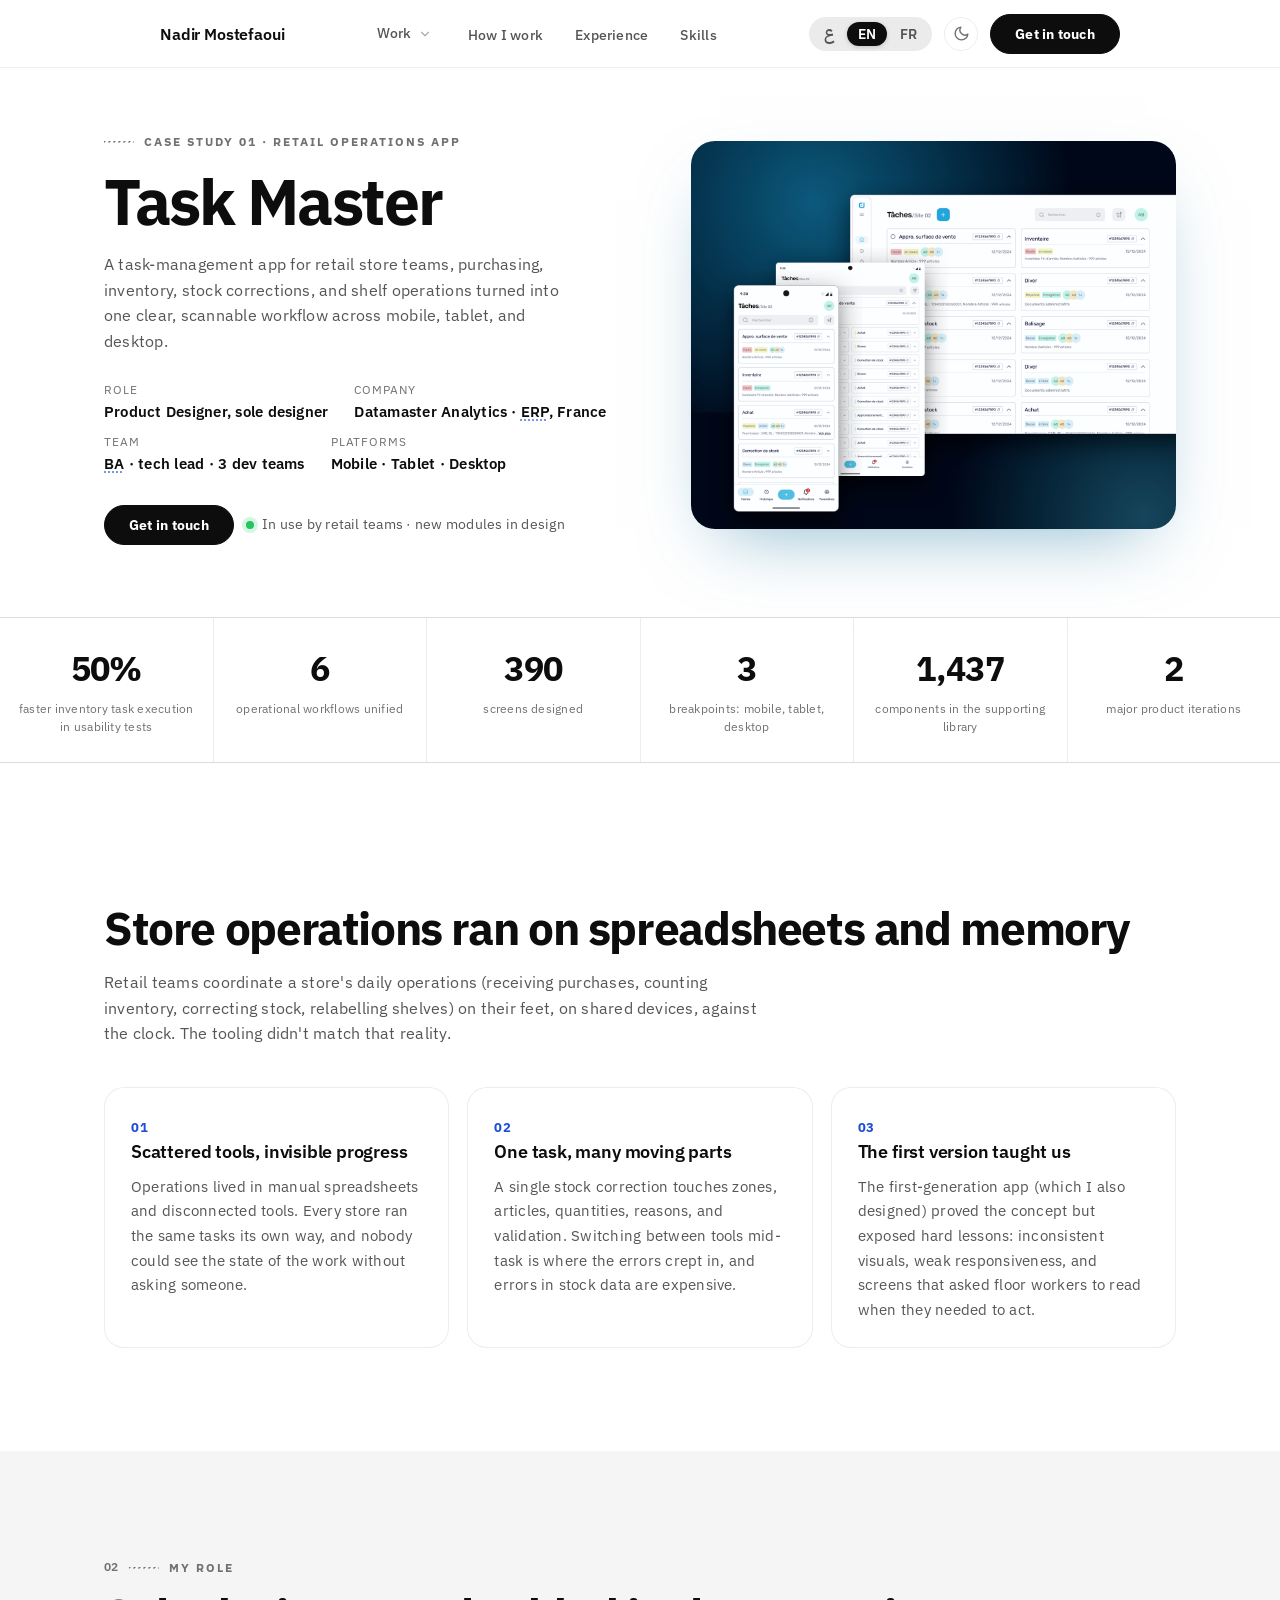
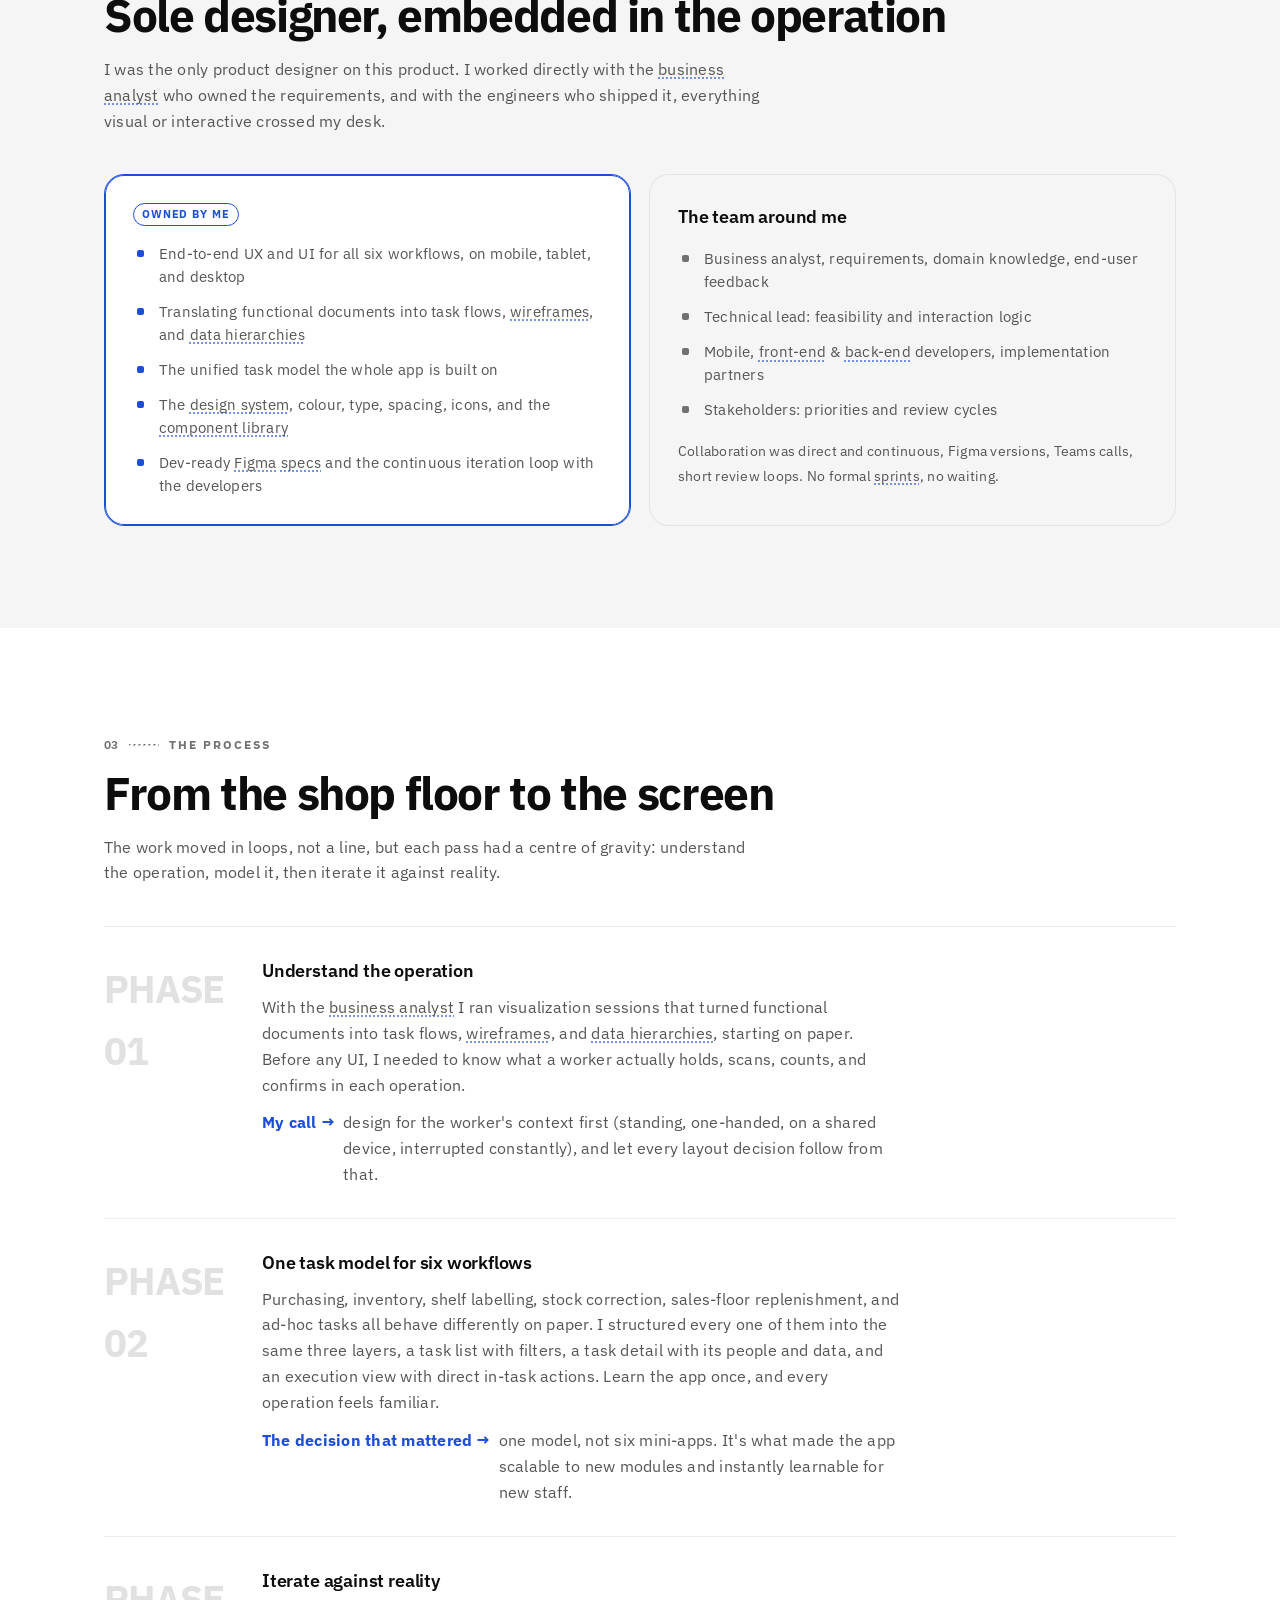
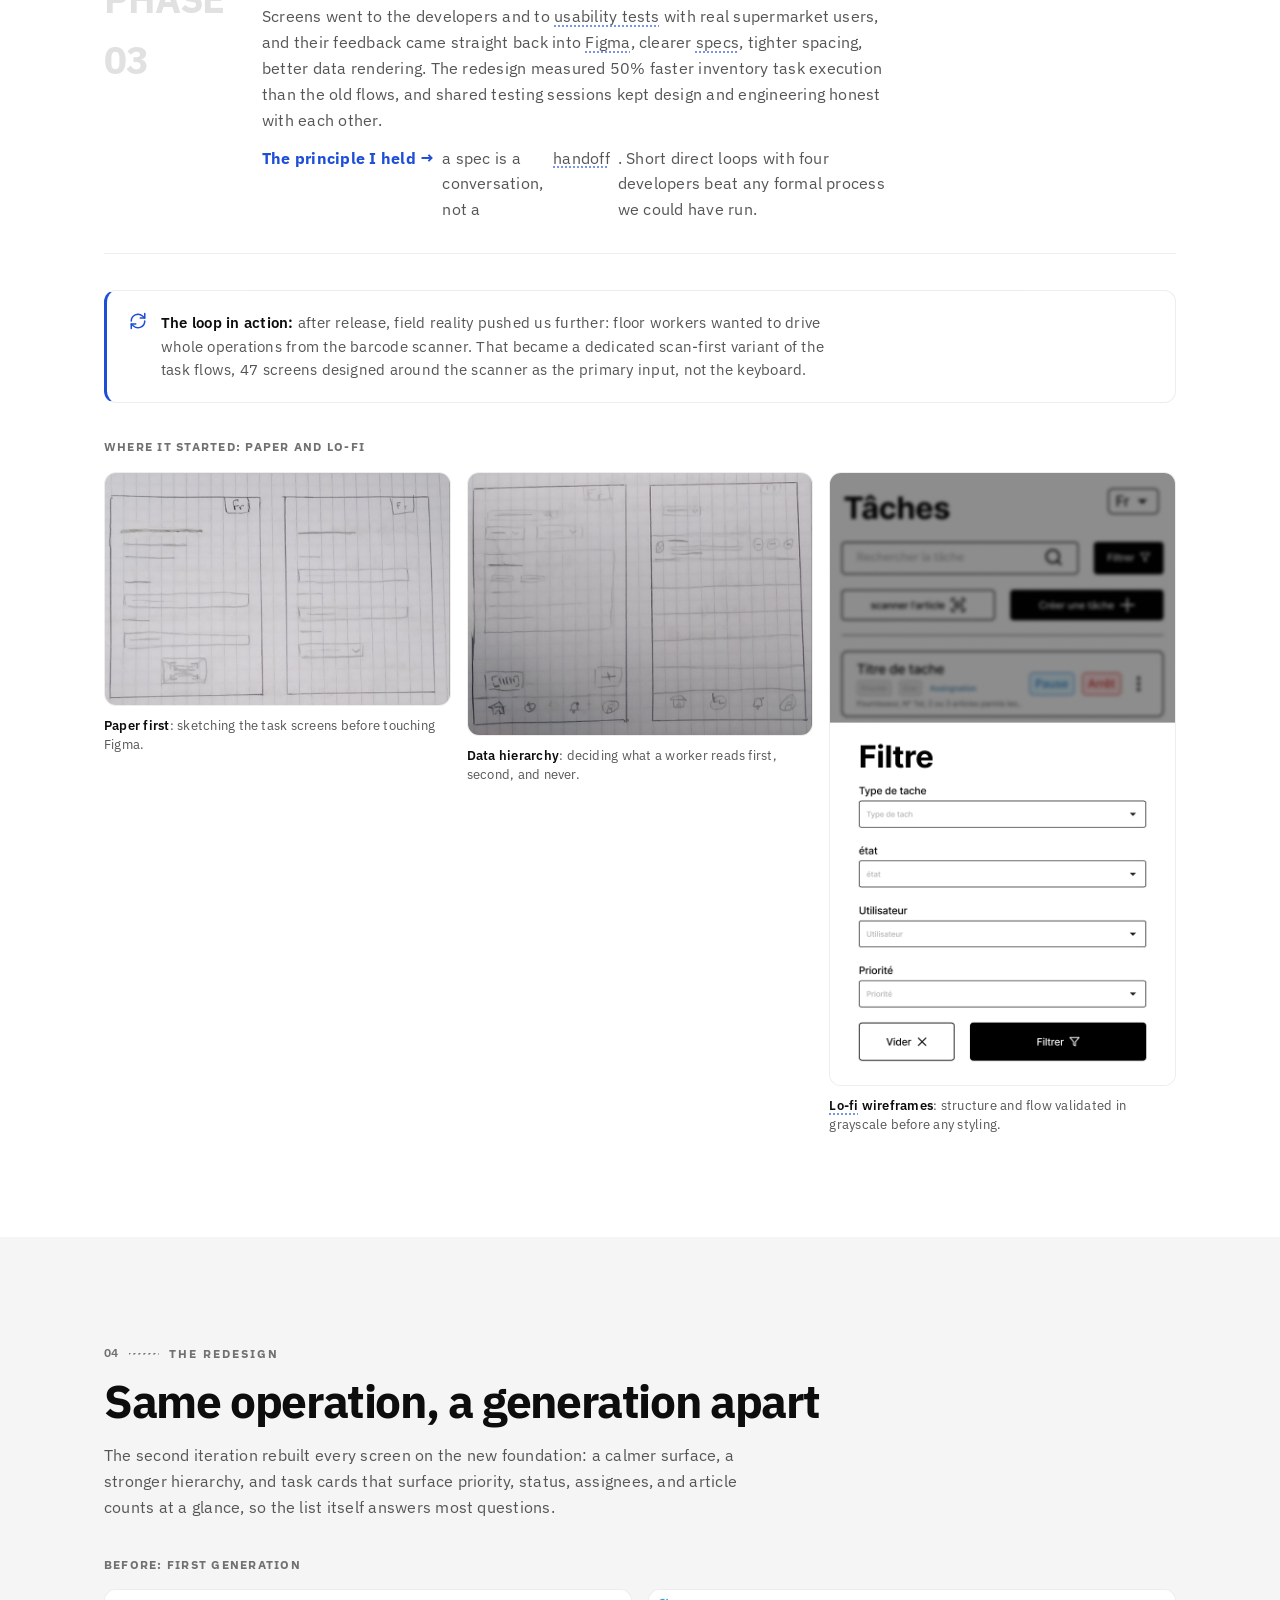
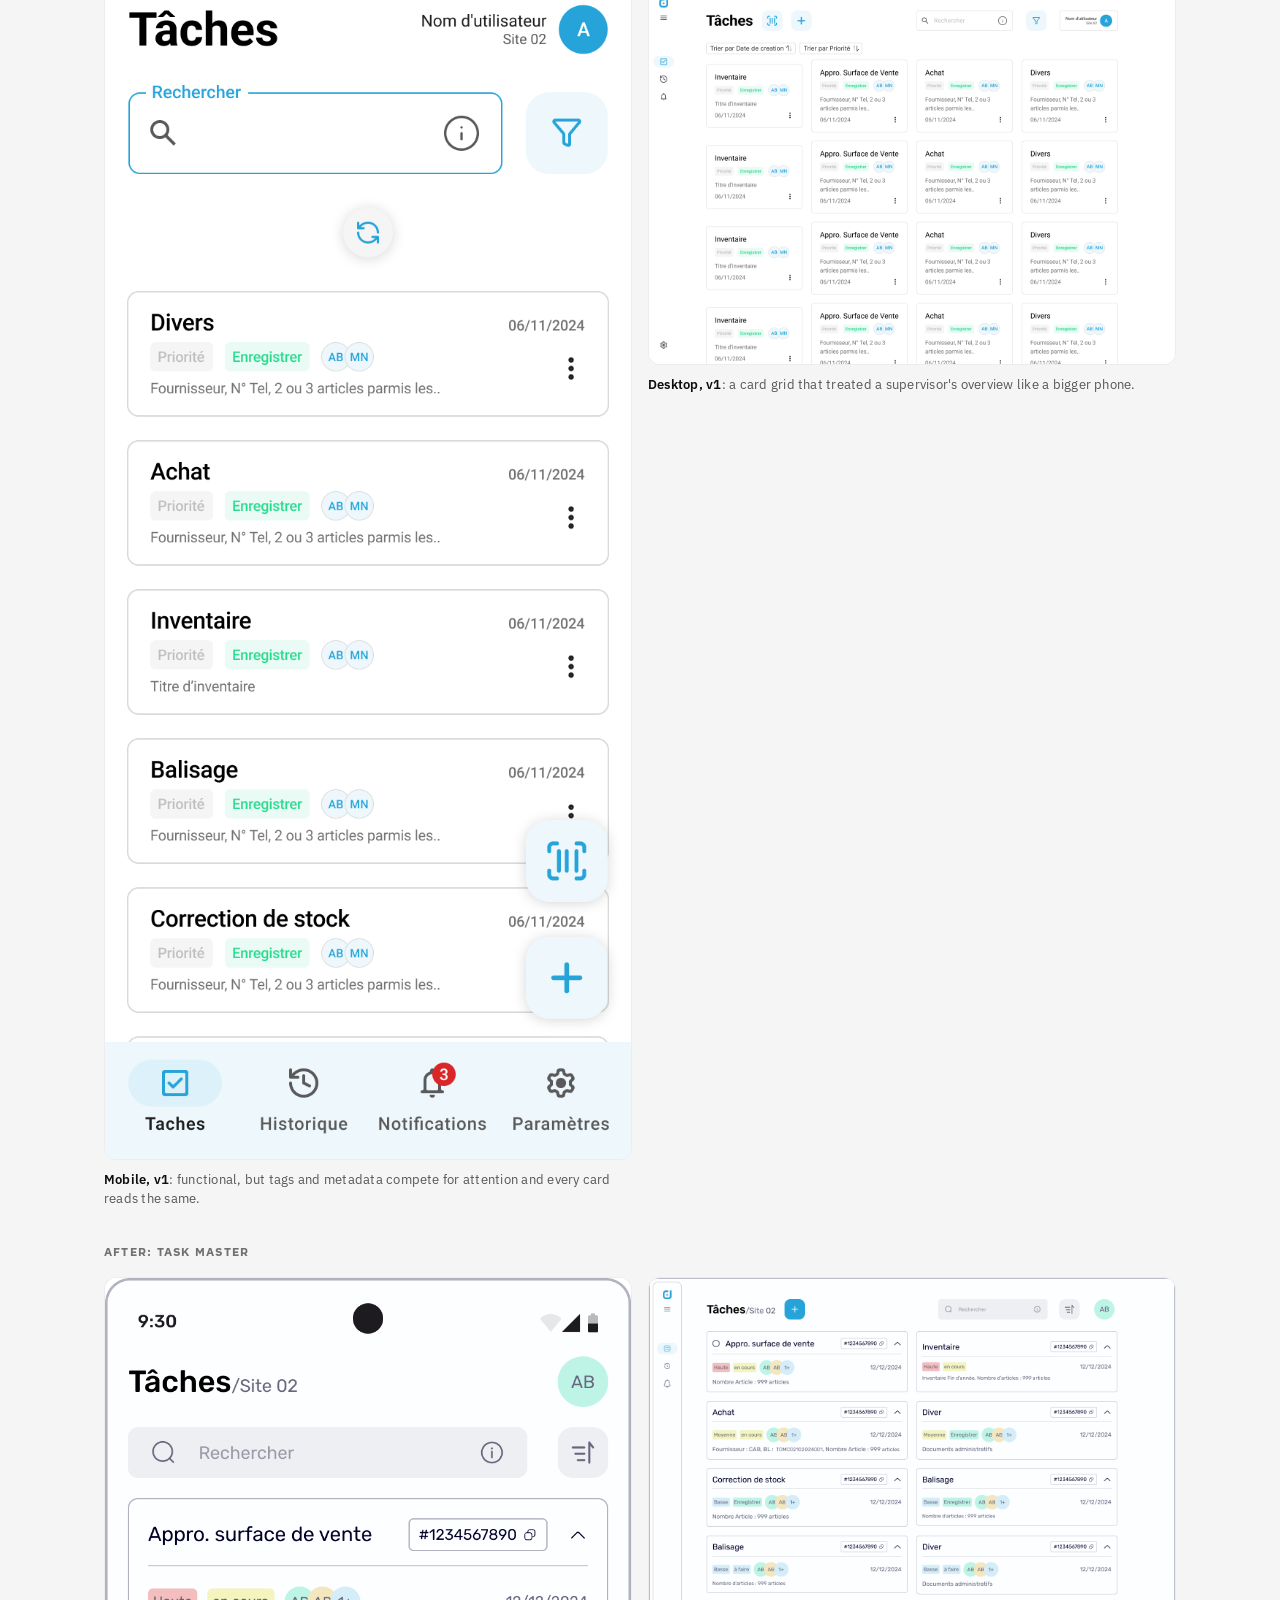
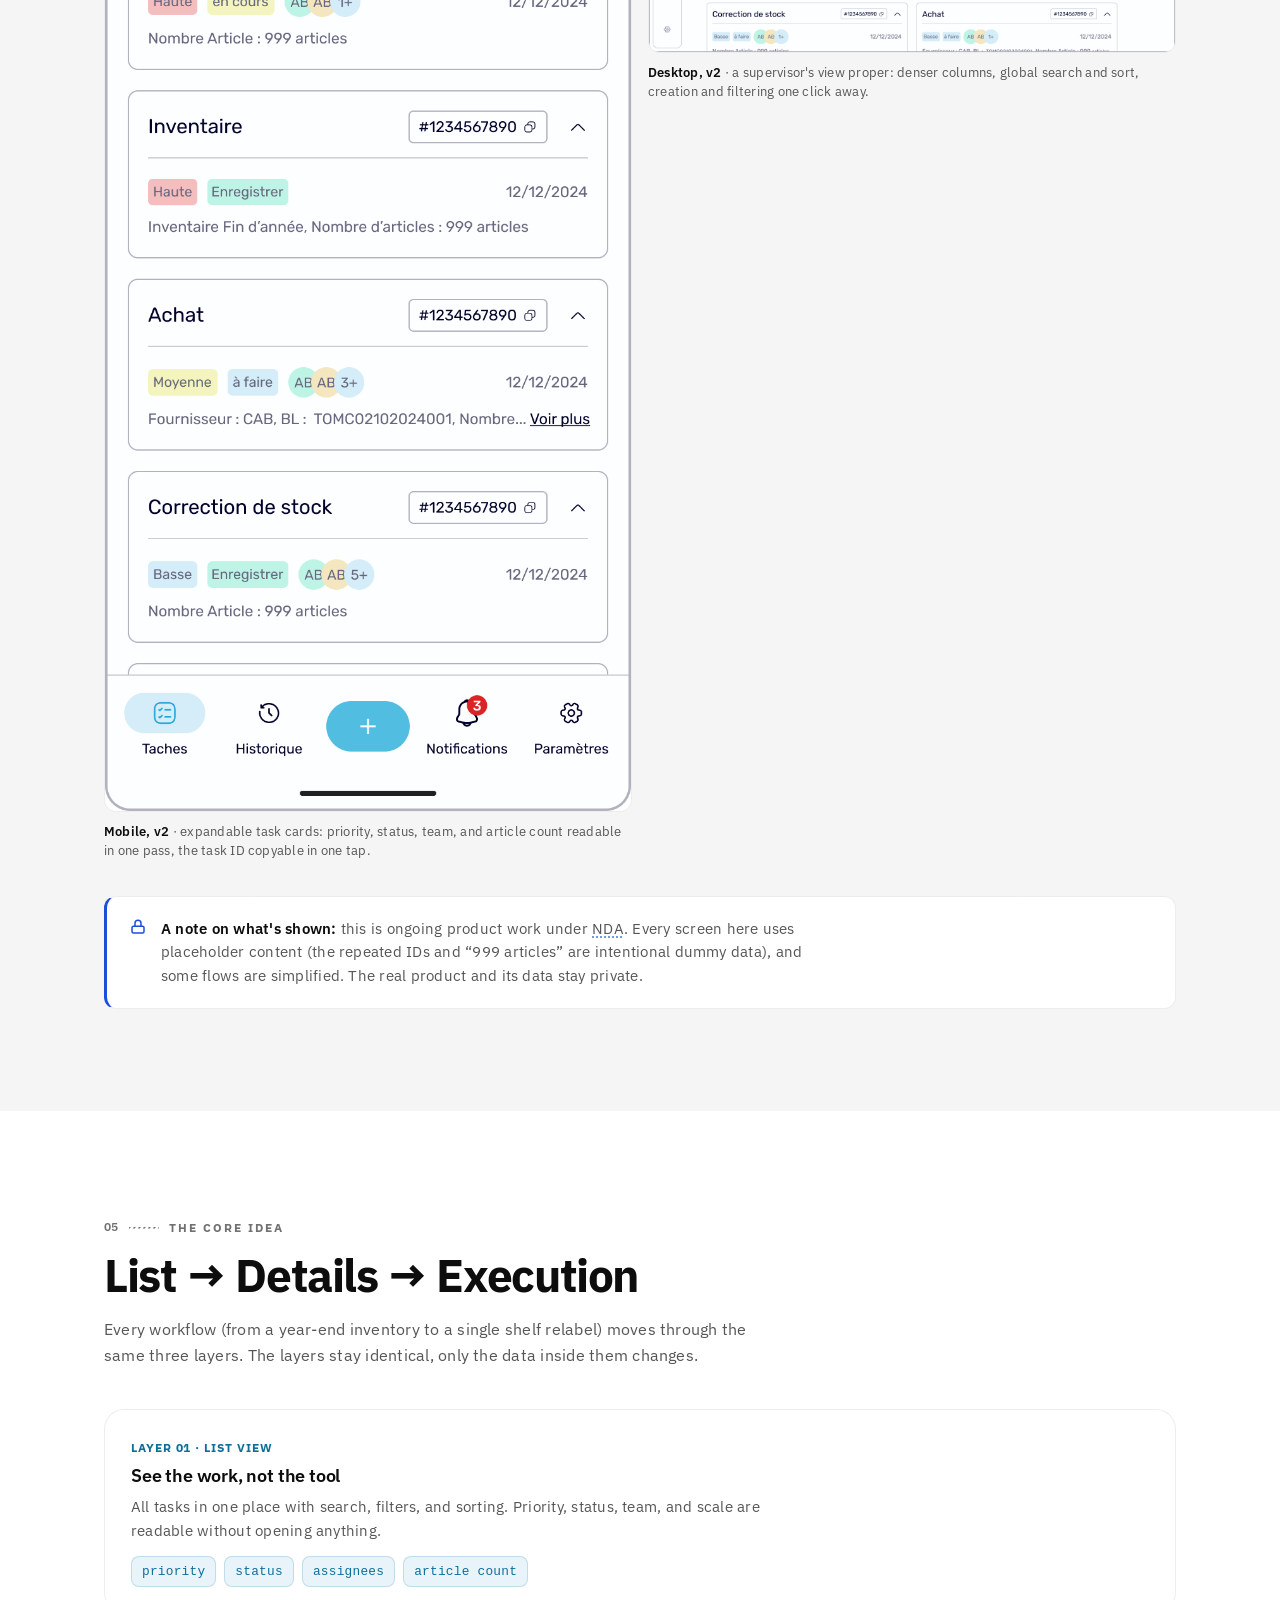
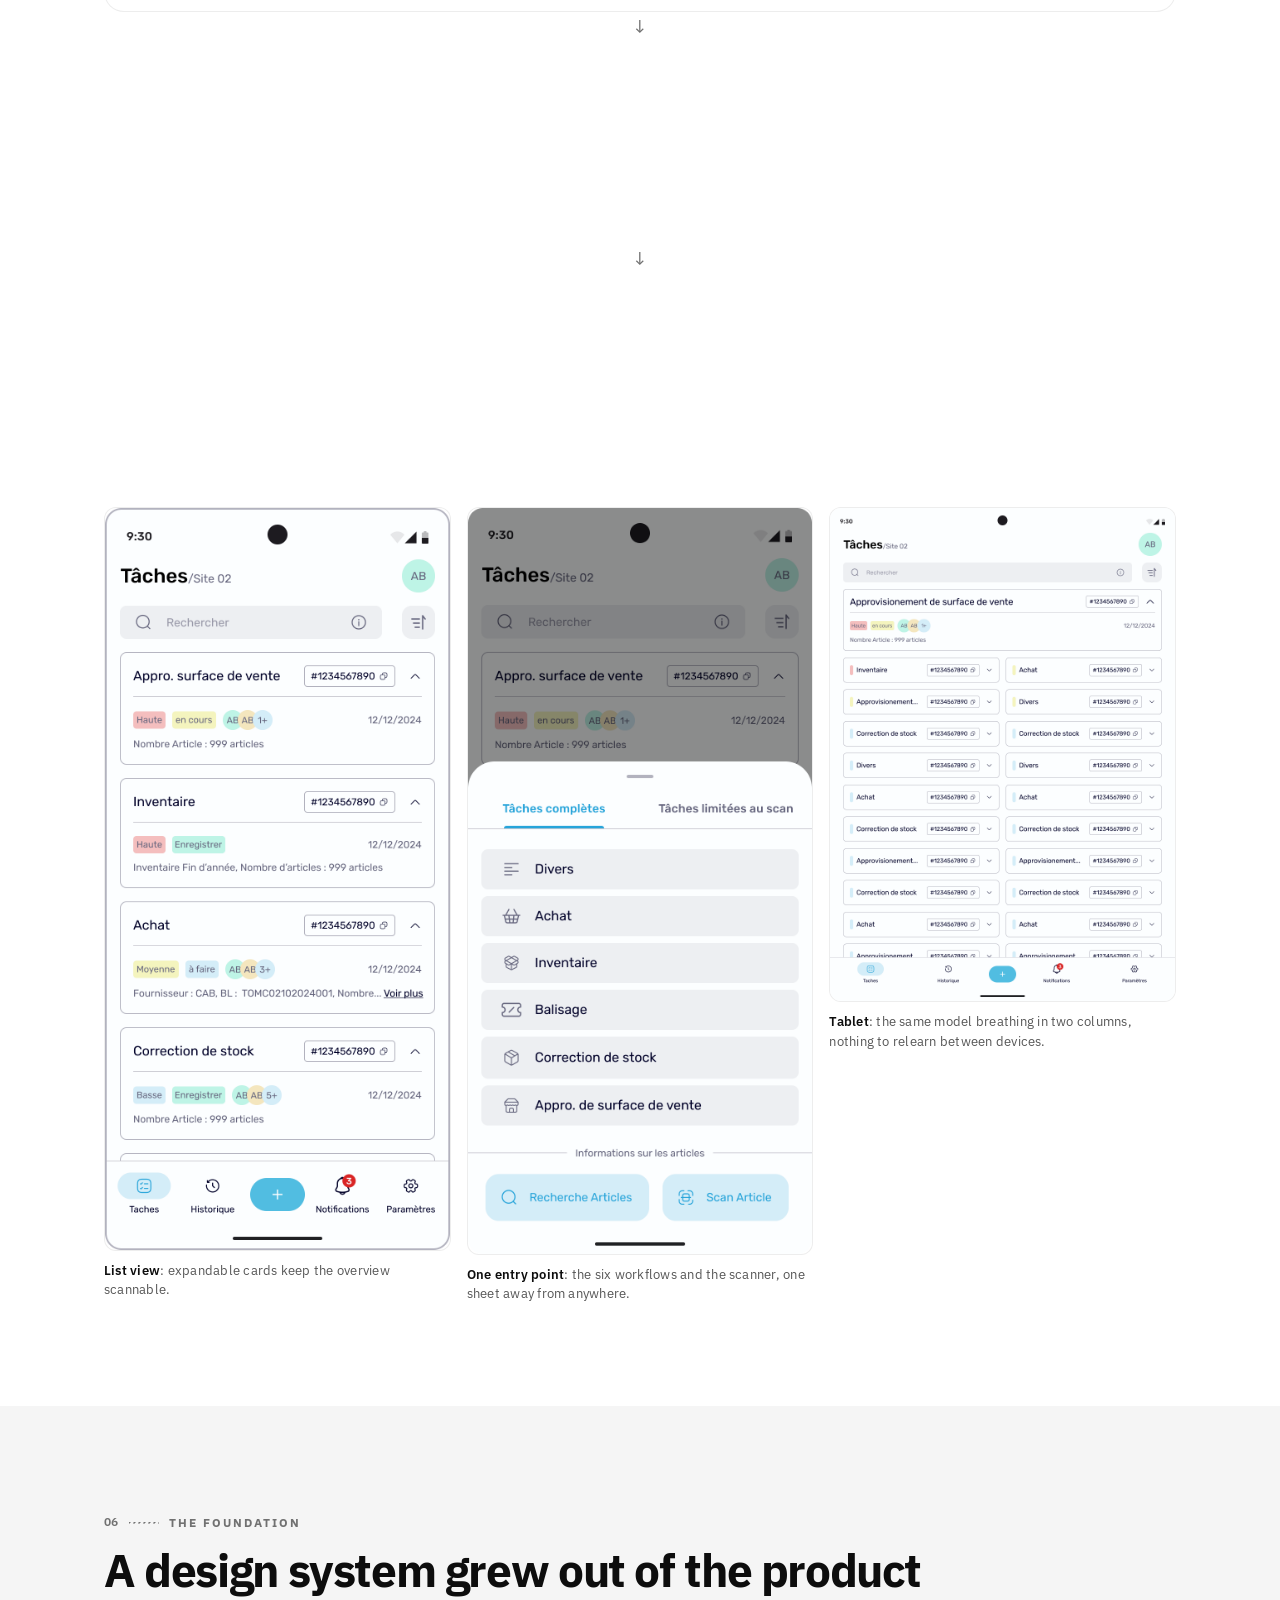
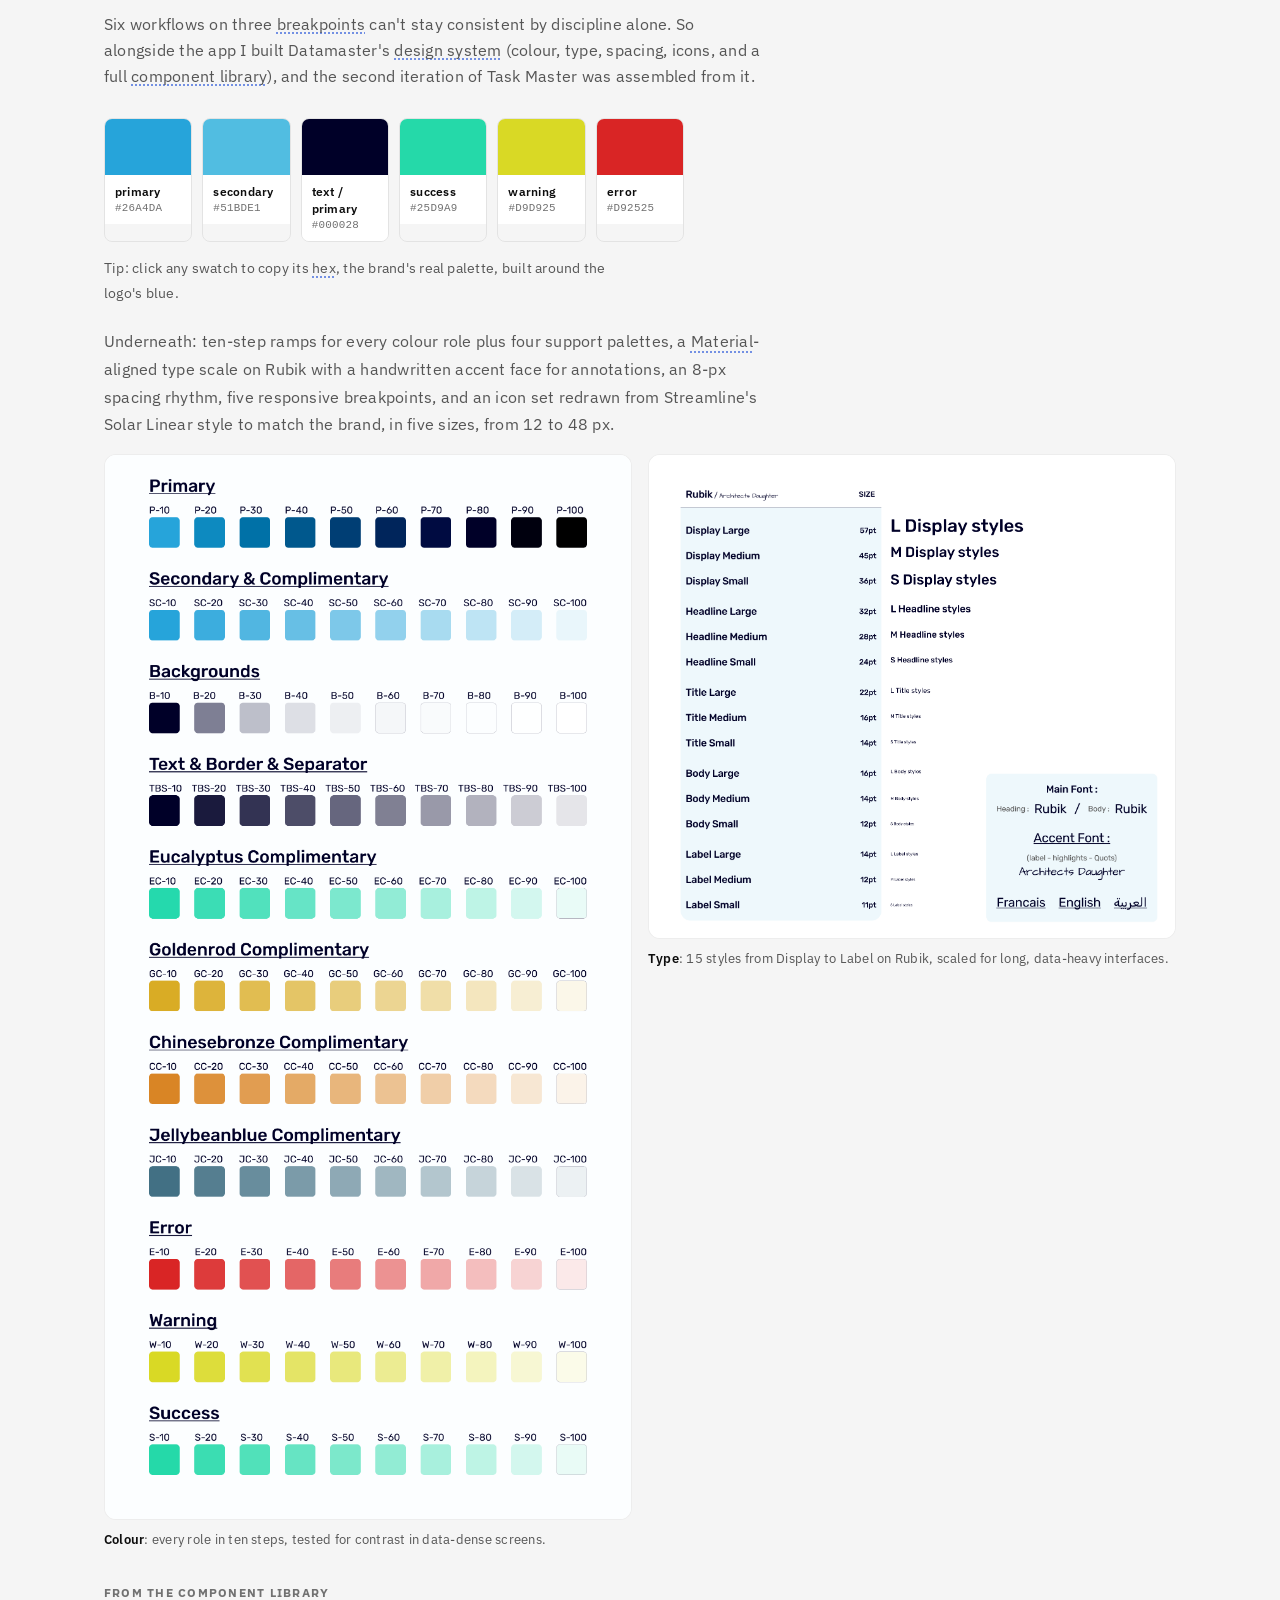
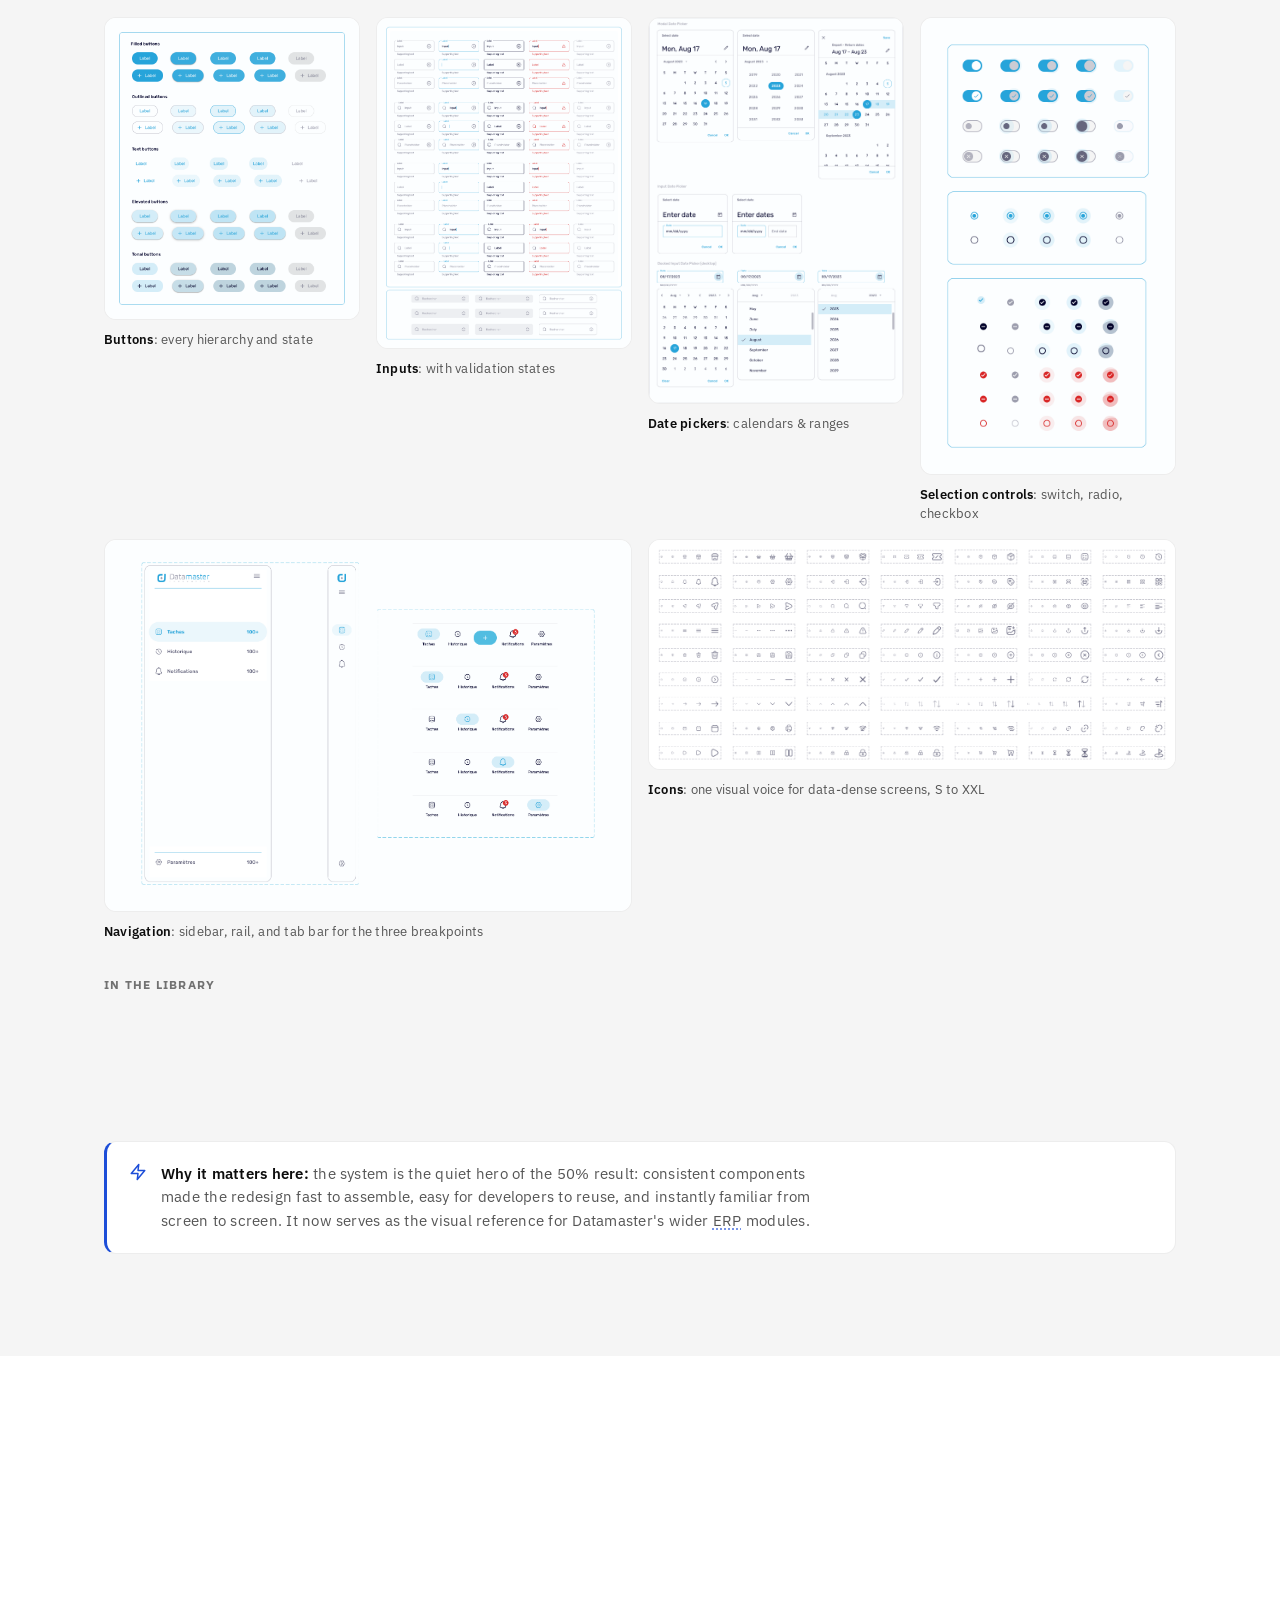
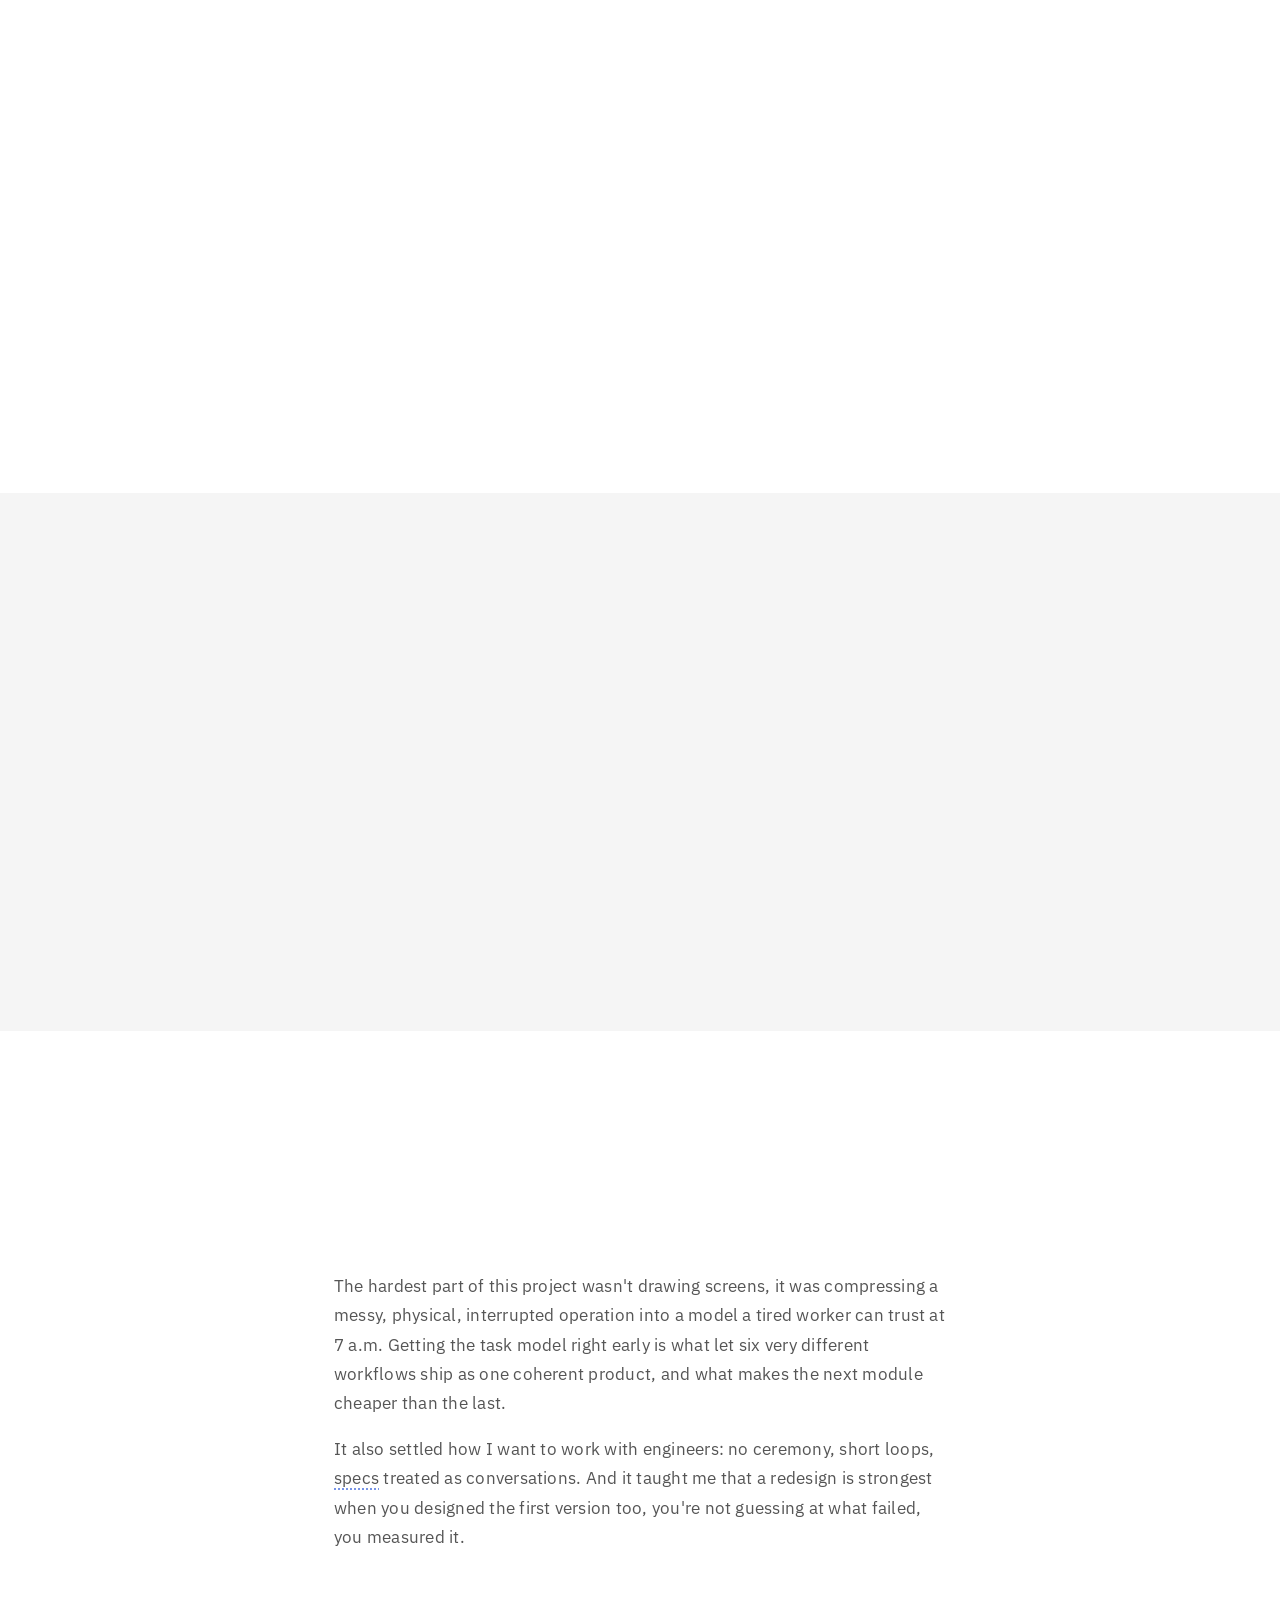
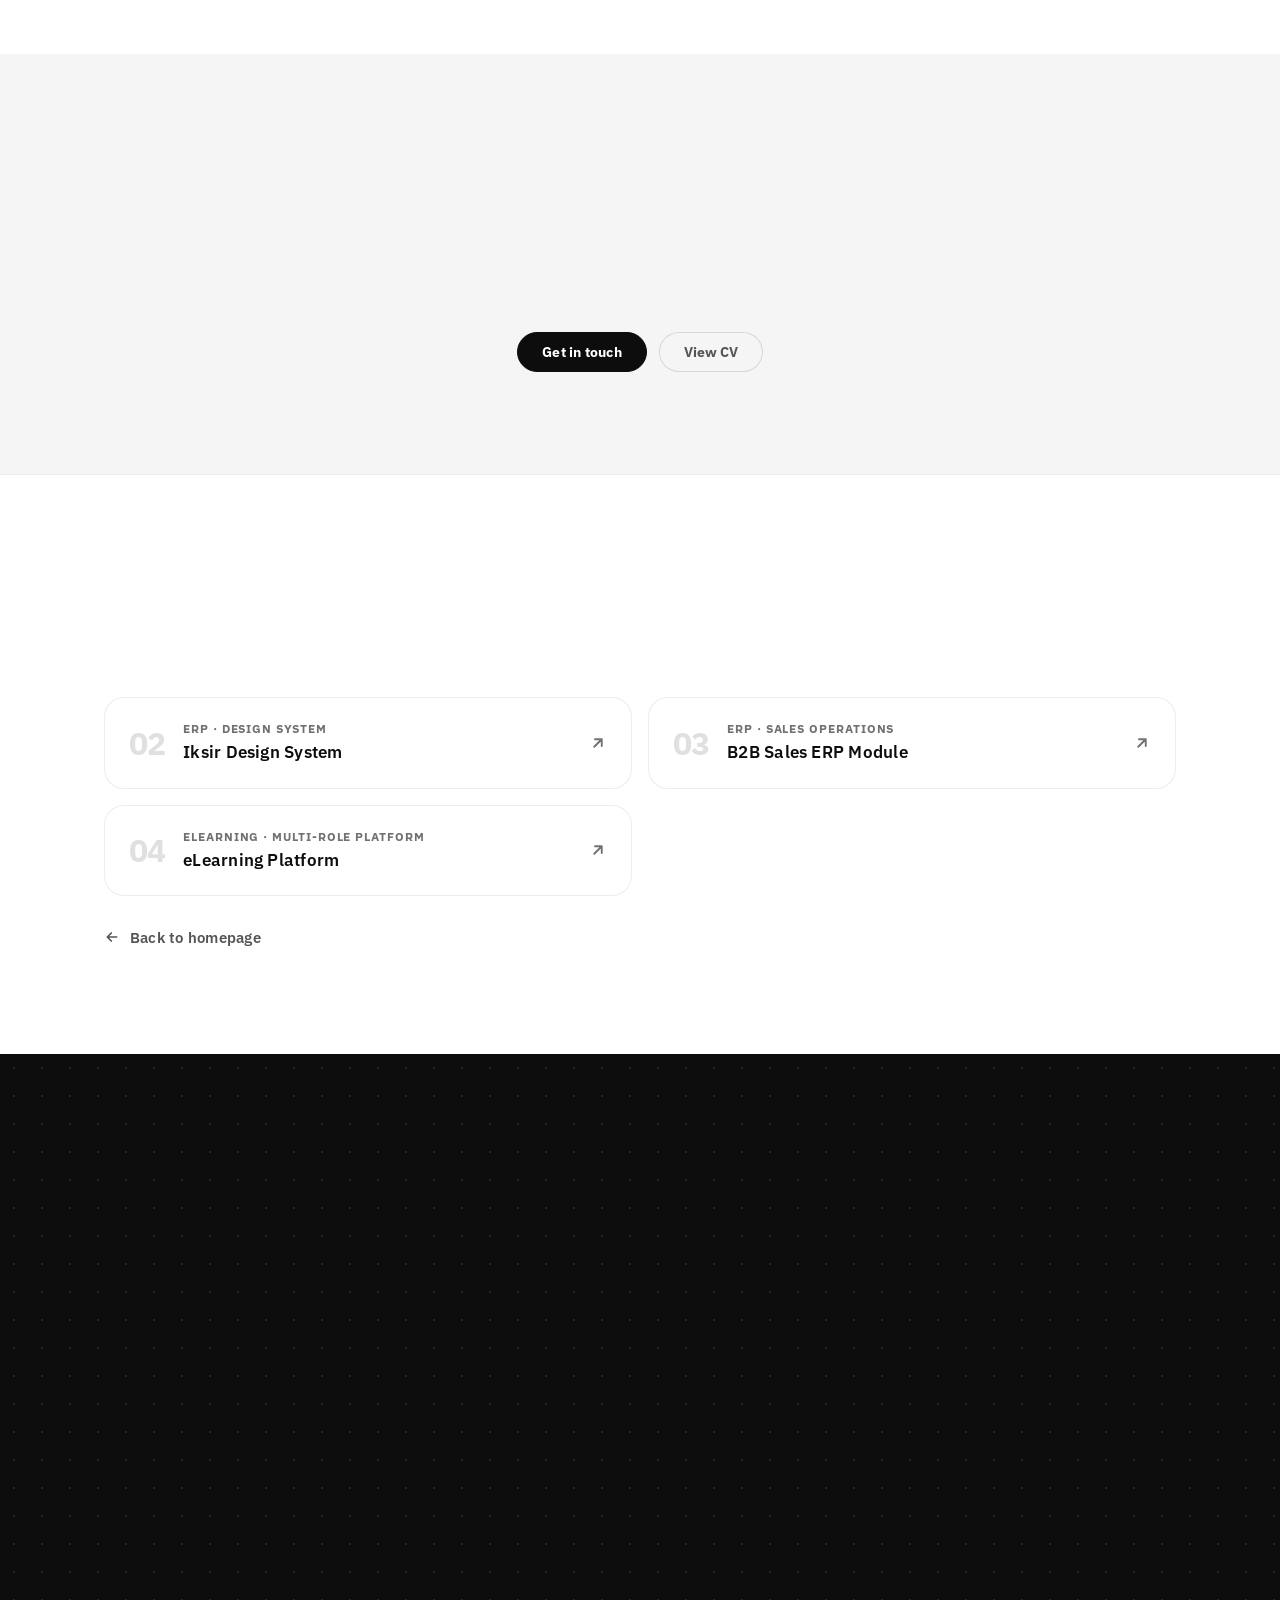
<file: case-studies/task-master.html>
<!DOCTYPE html>
<html lang="en" dir="ltr" data-theme="light">
<head>
  <meta charset="UTF-8">
  <meta name="viewport" content="width=device-width, initial-scale=1.0">
  <meta name="i18n-page" content="cs2">
  <!-- JOBS SITE: kept out of search engines on purpose (see index.html). -->
  <meta name="robots" content="noindex, follow">
  <meta name="description" content="Task Master, a retail task-management app for Datamaster. Six operational workflows, one clear task model, across mobile, tablet, and desktop. Case study by Nadir Mostefaoui, Product Designer.">
  <meta name="author" content="Nadir Mostefaoui">
  <meta property="og:title" content="Task Master, Retail Operations App (Case Study) · Nadir Mostefaoui">
  <meta property="og:description" content="How I turned spreadsheet-driven store operations into one scannable task model, and built the design system that keeps it consistent. 50% faster inventory task execution in usability tests.">
  <meta property="og:type" content="article">
  <!-- Social preview. og:image is a real 1200x630 render of the hero, not a
       logo card, so a shared link shows the actual page. It is deliberately
       ONE image for all three languages: crawlers read this static head
       before js/i18n.js runs, so a per-language swap would never be seen.
       The URL must stay absolute — relative og:image paths are ignored. -->
  <meta property="og:url" content="https://portfolio.nadirdesign.com/case-studies/task-master.html">
  <meta property="og:image" content="https://portfolio.nadirdesign.com/assets/images/og-cover.jpg">
  <meta property="og:image:width" content="1200">
  <meta property="og:image:height" content="630">
  <meta property="og:image:alt" content="Nadir Mostefaoui between the same title in two scripts: Product Designer in Latin and مُصَمِّم مُنتَجَات in Arabic">
  <meta name="twitter:card" content="summary_large_image">
  <meta name="twitter:image" content="https://portfolio.nadirdesign.com/assets/images/og-cover.jpg">
  <title>Task Master, Retail Operations App (Case Study) · Nadir Mostefaoui</title>

  <link rel="icon" type="image/svg+xml" href="../assets/icons/favicon.svg" id="favicon-link">

  <link rel="preconnect" href="https://fonts.googleapis.com">
  <link rel="preconnect" href="https://fonts.gstatic.com" crossorigin>
  <link rel="stylesheet" href="https://fonts.googleapis.com/css2?family=IBM+Plex+Sans:ital,wght@0,300;0,400;0,500;0,600;0,700;1,400&family=IBM+Plex+Sans+Arabic:wght@300;400;500;600;700&display=swap">

  <link rel="stylesheet" href="../css/reset.css">
  <link rel="stylesheet" href="../css/tokens.css">
  <link rel="stylesheet" href="../css/style.css">
  <link rel="stylesheet" href="../css/case-study.css">
  <!-- JOBS SITE: the only stylesheet that differs from nadirdesign.com. -->
  <link rel="stylesheet" href="../css/jobs.css">

  <!-- Page accent: Datamaster blue instead of Iksir purple -->
  <style>
    .cs--tm {
      --iksir-purple:      #0E6E99;
      --iksir-purple-lite: #51BDE1;
      --iksir-purple-deep: #04101E;
      --iksir-surface:     #E8F4FA;
    }
    [data-theme="dark"] .cs--tm { --iksir-surface: #0D2230; }
    .cs--tm .cs-hero-visual { box-shadow: 0 30px 70px -30px rgba(14, 110, 153, .5); }
    .cs--tm .cs-live-hint { box-shadow: 0 10px 24px -8px rgba(14, 110, 153, .6); }
  </style>

  <!-- Theme before paint -->
  <script>
    (function(){
      const t = localStorage.getItem('nadir-theme');
      document.documentElement.setAttribute('data-theme', t || 'light');
    })();
  </script>
  <!-- Language/direction before paint -->
  <script>
    (function(){
      const lang  = localStorage.getItem('nadir-lang') || 'en';
      const isRTL = lang === 'ar';
      document.documentElement.setAttribute('lang', lang);
      document.documentElement.setAttribute('dir', isRTL ? 'rtl' : 'ltr');
      const favicon = document.getElementById('favicon-link');
      if (favicon && isRTL) favicon.href = '../assets/icons/favicon-ar.svg';
    })();
  </script>
  <!-- Marks that JS is available, so the scroll-reveal initial-hidden state
       only applies when case-study.js can actually reveal it. -->
  <script>document.documentElement.classList.add('cs-js');</script>
</head>
<body>


  <!-- ══════════════════════ NAVBAR ══════════════════════ -->
  <header>
    <nav class="navbar" id="navbar" aria-label="Main navigation">
      <div class="nav-inner">
        <!-- Identity. Replaces the signature logo (removed 2026-08-05).
             Deliberately just the name in the site's own typeface, with no
             mark of any kind — nothing here is an image, so it needs no
             light/dark asset swap and no per-language file: `nav.name`
             carries the script. -->
        <a href="../index.html" class="nav-identity" id="nav-logo" aria-label="Nadir Mostefaoui: Home">
          <!-- Two spans, not one JS-swapped string: js/i18n.js writes each
               [data-i18n] node independently, so a single node can only ever
               hold one key. CSS picks which is visible per breakpoint. -->
          <span class="nav-identity-name nav-identity-name--full" data-i18n="nav.name">Nadir Mostefaoui</span>
          <span class="nav-identity-name nav-identity-name--short" data-i18n="nav.name_short">Nadir</span>
        </a>

        <ul class="nav-links" id="nav-links" role="list">
          <li class="nav-item has-dropdown">
            <div class="nav-item-row">
              <a href="../index.html#work" class="nav-link" data-i18n="nav.projects">Work</a>
              <button type="button" class="nav-dropdown-toggle" aria-expanded="false" aria-controls="nav-dropdown-work"
                      aria-label="Show case studies menu" data-i18n-aria-label="nav.dropdown_aria">
                <svg class="chevron" width="14" height="14" viewBox="0 0 24 24" fill="none"
                     stroke="currentColor" stroke-width="2" stroke-linecap="round" stroke-linejoin="round" aria-hidden="true">
                  <polyline points="6 9 12 15 18 9"/>
                </svg>
              </button>
            </div>
            <div class="nav-dropdown" id="nav-dropdown-work">
              <div class="nav-dropdown-inner">
                <ul class="nav-dropdown-list" role="list">
                  <li><a href="task-master.html" data-i18n="work.cs2.title">Task Master · Retail Ops App</a></li>
                  <li><a href="iksir-design-system.html" data-i18n="work.cs5.title">Iksir Design System</a></li>
                  <li><a href="b2b-sales-erp.html" data-i18n="work.cs3.title">B2B Sales ERP Module</a></li>
                  <li><a href="https://nadirdesign.notion.site/eLearning-Platform-Teacher-Side-2789267c734580818447e1667e1b8630?source=copy_link" target="_blank" rel="noopener noreferrer" data-i18n="work.cs4.title">eLearning Platform</a></li>
                  <li class="nav-dropdown-all"><a href="../index.html#work" data-i18n="nav.all_projects">All case studies</a></li>
                </ul>
              </div>
            </div>
          </li>
          <li><a href="../index.html#how"        class="nav-link" data-i18n="nav.how">How I work</a></li>
          <li><a href="../index.html#experience" class="nav-link" data-i18n="nav.experience">Experience</a></li>
          <li><a href="../index.html#skills"     class="nav-link" data-i18n="nav.skills">Skills</a></li>

          <li class="nav-mobile-status">
            <span class="nav-status-dot" aria-hidden="true"></span>
            <span data-i18n="footer.badge">Open to the right team</span>
          </li>
          <li class="nav-mobile-cta">
            <a href="#contact" class="btn btn-dark">
              <span data-i18n="nav.contact">Get in touch</span>
              <svg class="btn-arrow" width="14" height="14" viewBox="0 0 24 24" fill="none" stroke="currentColor" stroke-width="2.5" stroke-linecap="round" stroke-linejoin="round" aria-hidden="true"><path d="M5 12h14M13 6l6 6-6 6"/></svg>
            </a>
          </li>
          <li class="nav-mobile-controls">
            <div class="lang-switcher" role="group" aria-label="Select language">
              <button class="lang-btn" data-lang-btn="ar" aria-label="Arabic"  aria-pressed="false">ع</button>
              <button class="lang-btn active" data-lang-btn="en" aria-label="English" aria-pressed="true">EN</button>
              <button class="lang-btn" data-lang-btn="fr" aria-label="Français" aria-pressed="false">FR</button>
            </div>
            <button class="theme-toggle" data-theme-toggle aria-label="Switch theme" aria-pressed="false">
              <svg class="icon-moon" viewBox="0 0 24 24" fill="none" stroke="currentColor" stroke-width="2" stroke-linecap="round" stroke-linejoin="round" aria-hidden="true"><path d="M21 12.79A9 9 0 1 1 11.21 3 7 7 0 0 0 21 12.79z"/></svg>
              <svg class="icon-sun" viewBox="0 0 24 24" fill="none" stroke="currentColor" stroke-width="2" stroke-linecap="round" stroke-linejoin="round" aria-hidden="true"><circle cx="12" cy="12" r="5"/><line x1="12" y1="1" x2="12" y2="3"/><line x1="12" y1="21" x2="12" y2="23"/><line x1="4.22" y1="4.22" x2="5.64" y2="5.64"/><line x1="18.36" y1="18.36" x2="19.78" y2="19.78"/><line x1="1" y1="12" x2="3" y2="12"/><line x1="21" y1="12" x2="23" y2="12"/><line x1="4.22" y1="19.78" x2="5.64" y2="18.36"/><line x1="18.36" y1="5.64" x2="19.78" y2="4.22"/></svg>
            </button>
          </li>
        </ul>

        <div class="nav-end">
          <div class="lang-switcher" role="group" aria-label="Select language">
            <button class="lang-btn" data-lang-btn="ar" aria-label="Arabic"  aria-pressed="false">ع</button>
            <button class="lang-btn active" data-lang-btn="en" aria-label="English" aria-pressed="true">EN</button>
            <button class="lang-btn" data-lang-btn="fr" aria-label="Français" aria-pressed="false">FR</button>
          </div>
          <button class="theme-toggle" data-theme-toggle aria-label="Switch to dark mode" aria-pressed="false">
            <svg class="icon-moon" viewBox="0 0 24 24" fill="none" stroke="currentColor" stroke-width="2" stroke-linecap="round" stroke-linejoin="round" aria-hidden="true"><path d="M21 12.79A9 9 0 1 1 11.21 3 7 7 0 0 0 21 12.79z"/></svg>
            <svg class="icon-sun" viewBox="0 0 24 24" fill="none" stroke="currentColor" stroke-width="2" stroke-linecap="round" stroke-linejoin="round" aria-hidden="true"><circle cx="12" cy="12" r="5"/><line x1="12" y1="1" x2="12" y2="3"/><line x1="12" y1="21" x2="12" y2="23"/><line x1="4.22" y1="4.22" x2="5.64" y2="5.64"/><line x1="18.36" y1="18.36" x2="19.78" y2="19.78"/><line x1="1" y1="12" x2="3" y2="12"/><line x1="21" y1="12" x2="23" y2="12"/><line x1="4.22" y1="19.78" x2="5.64" y2="18.36"/><line x1="18.36" y1="5.64" x2="19.78" y2="4.22"/></svg>
          </button>
          <a href="#contact" class="btn btn-dark">
            <span data-i18n="nav.contact">Get in touch</span>
            <svg class="btn-arrow" width="14" height="14" viewBox="0 0 24 24" fill="none" stroke="currentColor" stroke-width="2.5" stroke-linecap="round" stroke-linejoin="round" aria-hidden="true"><path d="M5 12h14M13 6l6 6-6 6"/></svg>
          </a>
        </div>

        <button class="nav-toggle" id="nav-toggle" aria-label="Open menu" aria-expanded="false" aria-controls="nav-links">
          <span></span><span></span><span></span>
        </button>
      </div>
    </nav>
  </header>
  <div class="nav-backdrop" id="nav-backdrop" aria-hidden="true"></div>

  <main class="cs cs--tm">

    <!-- ══════════════════════ HERO ══════════════════════ -->
    <section class="cs-hero">
      <div class="cs-wrap cs-hero-grid">
        <div class="cs-hero-copy">
          <span class="cs-eyebrow" data-i18n="cs2.hero.eyebrow">Case Study 01 · Retail Operations App</span>
          <h1 class="cs-hero-title" data-i18n="cs2.hero.title">Task Master</h1>
          <p class="cs-hero-sub" data-i18n="cs2.hero.sub">A task-management app for retail store teams, purchasing, inventory, stock corrections, and shelf operations turned into one clear, scannable workflow across mobile, tablet, and desktop.</p>

          <div class="cs-hero-meta">
            <div class="cs-meta-item"><span class="cs-meta-k" data-i18n="cs2.hero.role_k">Role</span><span class="cs-meta-v" data-i18n="cs2.hero.role_v">Product Designer, sole designer</span></div>
            <div class="cs-meta-item"><span class="cs-meta-k" data-i18n="cs2.hero.client_k">Company</span><span class="cs-meta-v" data-i18n="cs2.hero.client_v">Datamaster Analytics · ERP, France</span></div>
            <div class="cs-meta-item"><span class="cs-meta-k" data-i18n="cs2.hero.team_k">Team</span><span class="cs-meta-v" data-i18n="cs2.hero.team_v">BA · tech lead · 3 dev teams</span></div>
            <div class="cs-meta-item"><span class="cs-meta-k" data-i18n="cs2.hero.platforms_k">Platforms</span><span class="cs-meta-v" data-i18n="cs2.hero.platforms_v">Mobile · Tablet · Desktop</span></div>
          </div>

          <div class="cs-hero-actions">
            <a class="btn btn-dark" href="#contact">
              <span data-i18n="cs2.hero.cta">Get in touch</span>
              <svg class="btn-arrow" width="14" height="14" viewBox="0 0 24 24" fill="none" stroke="currentColor" stroke-width="2.5" stroke-linecap="round" stroke-linejoin="round" aria-hidden="true"><path d="M5 12h14M13 6l6 6-6 6"/></svg>
            </a>
            <span class="cs-hero-status"><span class="cs-status-dot" aria-hidden="true"></span><span data-i18n="cs2.hero.status">In use by retail teams · new modules in design</span></span>
          </div>
        </div>

        <div class="cs-hero-visual cs-hero-visual--img" aria-hidden="true">
          <img class="cs-hero-photo" src="../assets/images/task-master/tm-hero-art.png" alt="">
        </div>
      </div>
    </section>

    <!-- ══════════════════════ STAT BAND ══════════════════════ -->
    <div class="cs-stats">
      <div class="cs-stat"><div class="cs-stat-num">50%</div><span class="cs-stat-label" data-i18n="cs2.stats.faster">faster inventory task execution in usability tests</span></div>
      <div class="cs-stat"><div class="cs-stat-num" data-count="6">6</div><span class="cs-stat-label" data-i18n="cs2.stats.workflows">operational workflows unified</span></div>
      <div class="cs-stat"><div class="cs-stat-num" data-count="390">390</div><span class="cs-stat-label" data-i18n="cs2.stats.screens">screens designed</span></div>
      <div class="cs-stat"><div class="cs-stat-num" data-count="3">3</div><span class="cs-stat-label" data-i18n="cs2.stats.breakpoints">breakpoints: mobile, tablet, desktop</span></div>
      <div class="cs-stat"><div class="cs-stat-num" data-count="1437" data-comma>1,437</div><span class="cs-stat-label" data-i18n="cs2.stats.components">components in the supporting library</span></div>
      <div class="cs-stat"><div class="cs-stat-num" data-count="2">2</div><span class="cs-stat-label" data-i18n="cs2.stats.iterations">major product iterations</span></div>
    </div>

    <!-- ══════════════════════ CONTEXT / PROBLEM ══════════════════════ -->
    <section class="cs-section">
      <div class="cs-wrap">
        <span class="cs-eyebrow" data-i18n="cs2.problem.eyebrow">The problem</span>
        <h2 class="cs-h2" data-i18n="cs2.problem.title">Store operations ran on spreadsheets and memory</h2>
        <p class="cs-lead" data-i18n="cs2.problem.lead">Retail teams coordinate a store's daily operations (receiving purchases, counting inventory, correcting stock, relabelling shelves) on their feet, on shared devices, against the clock. The tooling didn't match that reality.</p>
        <div class="cs-cards cs-cards--3">
          <div class="cs-card">
            <span class="cs-card-num">01</span>
            <h3 class="cs-h3" data-i18n="cs2.problem.c1t">Scattered tools, invisible progress</h3>
            <p data-i18n="cs2.problem.c1p">Operations lived in manual spreadsheets and disconnected tools. Every store ran the same tasks its own way, and nobody could see the state of the work without asking someone.</p>
          </div>
          <div class="cs-card">
            <span class="cs-card-num">02</span>
            <h3 class="cs-h3" data-i18n="cs2.problem.c2t">One task, many moving parts</h3>
            <p data-i18n="cs2.problem.c2p">A single stock correction touches zones, articles, quantities, reasons, and validation. Switching between tools mid-task is where the errors crept in, and errors in stock data are expensive.</p>
          </div>
          <div class="cs-card">
            <span class="cs-card-num">03</span>
            <h3 class="cs-h3" data-i18n="cs2.problem.c3t">The first version taught us</h3>
            <p data-i18n="cs2.problem.c3p">The first-generation app (which I also designed) proved the concept but exposed hard lessons: inconsistent visuals, weak responsiveness, and screens that asked floor workers to read when they needed to act.</p>
          </div>
        </div>
      </div>
    </section>

    <!-- ══════════════════════ MY ROLE VS TEAM ══════════════════════ -->
    <section class="cs-section cs-section--tint">
      <div class="cs-wrap">
        <span class="cs-eyebrow" data-i18n="cs2.role.eyebrow">My role</span>
        <h2 class="cs-h2" data-i18n="cs2.role.title">Sole designer, embedded in the operation</h2>
        <p class="cs-lead" data-i18n="cs2.role.lead">I was the only product designer on this product. I worked directly with the business analyst who owned the requirements, and with the engineers who shipped it, everything visual or interactive crossed my desk.</p>
        <div class="cs-split">
          <div class="cs-split-col cs-split-col--mine">
            <h3 class="cs-h3"><span class="cs-tag-lead" data-i18n="cs2.role.mine_tag">Owned by me</span></h3>
            <ul class="cs-list">
              <li data-i18n="cs2.role.mine1">End-to-end UX and UI for all six workflows, on mobile, tablet, and desktop</li>
              <li data-i18n="cs2.role.mine2">Translating functional documents into task flows, wireframes, and data hierarchies</li>
              <li data-i18n="cs2.role.mine3">The unified task model the whole app is built on</li>
              <li data-i18n="cs2.role.mine4">The design system, colour, type, spacing, icons, and the component library</li>
              <li data-i18n="cs2.role.mine5">Dev-ready Figma specs and the continuous iteration loop with the developers</li>
            </ul>
          </div>
          <div class="cs-split-col cs-split-col--team">
            <h3 class="cs-h3" data-i18n="cs2.role.partner_h">The team around me</h3>
            <ul class="cs-list">
              <li data-i18n="cs2.role.partner1">Business analyst, requirements, domain knowledge, end-user feedback</li>
              <li data-i18n="cs2.role.partner2">Technical lead: feasibility and interaction logic</li>
              <li data-i18n="cs2.role.partner3">Mobile, front-end &amp; back-end developers, implementation partners</li>
              <li data-i18n="cs2.role.partner4">Stakeholders: priorities and review cycles</li>
            </ul>
            <p class="cs-p" style="margin-block-start:18px;font-size:.9rem;" data-i18n="cs2.role.partner_note">Collaboration was direct and continuous, Figma versions, Teams calls, short review loops. No formal sprints, no waiting.</p>
          </div>
        </div>
      </div>
    </section>

    <!-- ══════════════════════ PROCESS BY PHASE ══════════════════════ -->
    <section class="cs-section">
      <div class="cs-wrap">
        <span class="cs-eyebrow" data-i18n="cs2.process.eyebrow">The process</span>
        <h2 class="cs-h2" data-i18n="cs2.process.title">From the shop floor to the screen</h2>
        <p class="cs-lead" data-i18n="cs2.process.lead">The work moved in loops, not a line, but each pass had a centre of gravity: understand the operation, model it, then iterate it against reality.</p>

        <div class="cs-phases">
          <div class="cs-phase">
            <div class="cs-phase-idx"><span data-i18n="cs2.process.p1_label">Phase</span><span>01</span></div>
            <div class="cs-phase-body">
              <h3 class="cs-h3" data-i18n="cs2.process.p1_title">Understand the operation</h3>
              <p data-i18n="cs2.process.p1_body">With the business analyst I ran visualization sessions that turned functional documents into task flows, wireframes, and data hierarchies, starting on paper. Before any UI, I needed to know what a worker actually holds, scans, counts, and confirms in each operation.</p>
              <p class="cs-phase-mine" data-i18n="cs2.process.p1_call" data-i18n-html><b>My call →</b> design for the worker's context first (standing, one-handed, on a shared device, interrupted constantly), and let every layout decision follow from that.</p>
            </div>
          </div>
          <div class="cs-phase">
            <div class="cs-phase-idx"><span data-i18n="cs2.process.p2_label">Phase</span><span>02</span></div>
            <div class="cs-phase-body">
              <h3 class="cs-h3" data-i18n="cs2.process.p2_title">One task model for six workflows</h3>
              <p data-i18n="cs2.process.p2_body">Purchasing, inventory, shelf labelling, stock correction, sales-floor replenishment, and ad-hoc tasks all behave differently on paper. I structured every one of them into the same three layers, a task list with filters, a task detail with its people and data, and an execution view with direct in-task actions. Learn the app once, and every operation feels familiar.</p>
              <p class="cs-phase-mine" data-i18n="cs2.process.p2_call" data-i18n-html><b>The decision that mattered →</b> one model, not six mini-apps. It's what made the app scalable to new modules and instantly learnable for new staff.</p>
            </div>
          </div>
          <div class="cs-phase">
            <div class="cs-phase-idx"><span data-i18n="cs2.process.p3_label">Phase</span><span>03</span></div>
            <div class="cs-phase-body">
              <h3 class="cs-h3" data-i18n="cs2.process.p3_title">Iterate against reality</h3>
              <p data-i18n="cs2.process.p3_body">Screens went to the developers and to usability tests with real supermarket users, and their feedback came straight back into Figma, clearer specs, tighter spacing, better data rendering. The redesign measured 50% faster inventory task execution than the old flows, and shared testing sessions kept design and engineering honest with each other.</p>
              <p class="cs-phase-mine" data-i18n="cs2.process.p3_call" data-i18n-html><b>The principle I held →</b> a spec is a conversation, not a handoff. Short direct loops with four developers beat any formal process we could have run.</p>
            </div>
          </div>
        </div>

        <div class="cs-note">
          <span class="cs-note-ic" aria-hidden="true"><svg width="18" height="18" viewBox="0 0 24 24" fill="none" stroke="currentColor" stroke-width="2" stroke-linecap="round" stroke-linejoin="round"><path d="M21 2v6h-6"/><path d="M3 12a9 9 0 0 1 15-6.7L21 8"/><path d="M3 22v-6h6"/><path d="M21 12a9 9 0 0 1-15 6.7L3 16"/></svg></span>
          <p data-i18n="cs2.process.loop" data-i18n-html><b>The loop in action:</b> after release, field reality pushed us further: floor workers wanted to drive whole operations from the barcode scanner. That became a dedicated scan-first variant of the task flows, 47 screens designed around the scanner as the primary input, not the keyboard.</p>
        </div>

        <p class="cs-gallery-label" data-i18n="cs2.process.lofi_label">Where it started: paper and lo-fi</p>
        <div class="cs-gallery cs-gallery--3">
          <figure class="cs-thumb-fig">
            <button class="cs-thumb cs-zoom" type="button" data-i18n-aria-label="cs.ui.enlarge_aria" aria-label="Enlarge the paper sketches">
              <img src="../assets/images/task-master/gt-lofi-photo-1.png" alt="Paper sketches of the first task screens" loading="lazy">
              <span class="cs-live-hint"><span data-i18n="cs.ui.enlarge">Enlarge</span><svg width="14" height="14" viewBox="0 0 24 24" fill="none" stroke="currentColor" stroke-width="2.5" stroke-linecap="round" stroke-linejoin="round" aria-hidden="true"><circle cx="11" cy="11" r="7"/><path d="M21 21l-4.3-4.3M11 8v6M8 11h6"/></svg></span>
            </button>
            <figcaption class="cs-thumb-cap" data-i18n="cs2.process.cap_lofi1" data-i18n-html><b>Paper first</b>: sketching the task screens before touching Figma.</figcaption>
          </figure>
          <figure class="cs-thumb-fig">
            <button class="cs-thumb cs-zoom" type="button" data-i18n-aria-label="cs.ui.enlarge_aria" aria-label="Enlarge the layout explorations">
              <img src="../assets/images/task-master/gt-lofi-photo-2.png" alt="Paper explorations of list layouts and data hierarchy" loading="lazy">
              <span class="cs-live-hint"><span data-i18n="cs.ui.enlarge">Enlarge</span><svg width="14" height="14" viewBox="0 0 24 24" fill="none" stroke="currentColor" stroke-width="2.5" stroke-linecap="round" stroke-linejoin="round" aria-hidden="true"><circle cx="11" cy="11" r="7"/><path d="M21 21l-4.3-4.3M11 8v6M8 11h6"/></svg></span>
            </button>
            <figcaption class="cs-thumb-cap" data-i18n="cs2.process.cap_lofi2" data-i18n-html><b>Data hierarchy</b>: deciding what a worker reads first, second, and never.</figcaption>
          </figure>
          <figure class="cs-thumb-fig">
            <button class="cs-thumb cs-zoom cs-thumb--tall" type="button" data-i18n-aria-label="cs.ui.enlarge_aria" aria-label="Enlarge the lo-fi wireframe">
              <img src="../assets/images/task-master/gt-lofi-wire-3.png" alt="Grayscale lo-fi wireframe of the task list with filters" loading="lazy">
              <span class="cs-live-hint"><span data-i18n="cs.ui.enlarge">Enlarge</span><svg width="14" height="14" viewBox="0 0 24 24" fill="none" stroke="currentColor" stroke-width="2.5" stroke-linecap="round" stroke-linejoin="round" aria-hidden="true"><circle cx="11" cy="11" r="7"/><path d="M21 21l-4.3-4.3M11 8v6M8 11h6"/></svg></span>
            </button>
            <figcaption class="cs-thumb-cap" data-i18n="cs2.process.cap_lofi3" data-i18n-html><b>Lo-fi wireframes</b>: structure and flow validated in grayscale before any styling.</figcaption>
          </figure>
        </div>
      </div>
    </section>

    <!-- ══════════════════════ BEFORE / AFTER ══════════════════════ -->
    <section class="cs-section cs-section--tint" id="cs-redesign">
      <div class="cs-wrap">
        <span class="cs-eyebrow" data-i18n="cs2.ba.eyebrow">The redesign</span>
        <h2 class="cs-h2" data-i18n="cs2.ba.title">Same operation, a generation apart</h2>
        <p class="cs-lead" data-i18n="cs2.ba.lead">The second iteration rebuilt every screen on the new foundation: a calmer surface, a stronger hierarchy, and task cards that surface priority, status, assignees, and article counts at a glance, so the list itself answers most questions.</p>

        <p class="cs-gallery-label" data-i18n="cs2.ba.before_label">Before: first generation</p>
        <div class="cs-gallery cs-gallery--2">
          <figure class="cs-thumb-fig">
            <button class="cs-thumb cs-zoom cs-thumb--tall" type="button" data-i18n-aria-label="cs.ui.enlarge_aria" aria-label="Enlarge the old mobile task list">
              <img src="../assets/images/task-master/gt-before-mobile.png" alt="First-generation mobile task list" loading="lazy">
              <span class="cs-live-hint"><span data-i18n="cs.ui.enlarge">Enlarge</span><svg width="14" height="14" viewBox="0 0 24 24" fill="none" stroke="currentColor" stroke-width="2.5" stroke-linecap="round" stroke-linejoin="round" aria-hidden="true"><circle cx="11" cy="11" r="7"/><path d="M21 21l-4.3-4.3M11 8v6M8 11h6"/></svg></span>
            </button>
            <figcaption class="cs-thumb-cap" data-i18n="cs2.ba.cap_b1" data-i18n-html><b>Mobile, v1</b>: functional, but tags and metadata compete for attention and every card reads the same.</figcaption>
          </figure>
          <figure class="cs-thumb-fig">
            <button class="cs-thumb cs-zoom" type="button" data-i18n-aria-label="cs.ui.enlarge_aria" aria-label="Enlarge the old desktop task view">
              <img src="../assets/images/task-master/gt-before-desktop.png" alt="First-generation desktop task view" loading="lazy">
              <span class="cs-live-hint"><span data-i18n="cs.ui.enlarge">Enlarge</span><svg width="14" height="14" viewBox="0 0 24 24" fill="none" stroke="currentColor" stroke-width="2.5" stroke-linecap="round" stroke-linejoin="round" aria-hidden="true"><circle cx="11" cy="11" r="7"/><path d="M21 21l-4.3-4.3M11 8v6M8 11h6"/></svg></span>
            </button>
            <figcaption class="cs-thumb-cap" data-i18n="cs2.ba.cap_b2" data-i18n-html><b>Desktop, v1</b>: a card grid that treated a supervisor's overview like a bigger phone.</figcaption>
          </figure>
        </div>

        <p class="cs-gallery-label" data-i18n="cs2.ba.after_label">After: Task Master</p>
        <div class="cs-gallery cs-gallery--2">
          <figure class="cs-thumb-fig">
            <button class="cs-thumb cs-zoom cs-thumb--tall" type="button" data-i18n-aria-label="cs.ui.enlarge_aria" aria-label="Enlarge the redesigned mobile task list">
              <img src="../assets/images/task-master/tm-app-mobile-tasks.png" alt="Redesigned mobile task list with priority, status, assignees, and article counts" loading="lazy">
              <span class="cs-live-hint"><span data-i18n="cs.ui.enlarge">Enlarge</span><svg width="14" height="14" viewBox="0 0 24 24" fill="none" stroke="currentColor" stroke-width="2.5" stroke-linecap="round" stroke-linejoin="round" aria-hidden="true"><circle cx="11" cy="11" r="7"/><path d="M21 21l-4.3-4.3M11 8v6M8 11h6"/></svg></span>
            </button>
            <figcaption class="cs-thumb-cap" data-i18n="cs2.ba.cap_a1" data-i18n-html><b>Mobile, v2</b> · expandable task cards: priority, status, team, and article count readable in one pass, the task ID copyable in one tap.</figcaption>
          </figure>
          <figure class="cs-thumb-fig">
            <button class="cs-thumb cs-zoom" type="button" data-i18n-aria-label="cs.ui.enlarge_aria" aria-label="Enlarge the redesigned desktop task view">
              <img src="../assets/images/task-master/tm-app-desktop-tasks.png" alt="Redesigned desktop task view with two-column task cards and global actions" loading="lazy">
              <span class="cs-live-hint"><span data-i18n="cs.ui.enlarge">Enlarge</span><svg width="14" height="14" viewBox="0 0 24 24" fill="none" stroke="currentColor" stroke-width="2.5" stroke-linecap="round" stroke-linejoin="round" aria-hidden="true"><circle cx="11" cy="11" r="7"/><path d="M21 21l-4.3-4.3M11 8v6M8 11h6"/></svg></span>
            </button>
            <figcaption class="cs-thumb-cap" data-i18n="cs2.ba.cap_a2" data-i18n-html><b>Desktop, v2</b> · a supervisor's view proper: denser columns, global search and sort, creation and filtering one click away.</figcaption>
          </figure>
        </div>

        <div class="cs-note">
          <span class="cs-note-ic" aria-hidden="true"><svg width="18" height="18" viewBox="0 0 24 24" fill="none" stroke="currentColor" stroke-width="2" stroke-linecap="round" stroke-linejoin="round"><rect x="4" y="11" width="16" height="9" rx="2"/><path d="M8 11V7a4 4 0 0 1 8 0v4"/></svg></span>
          <p data-i18n="cs2.ba.note" data-i18n-html><b>A note on what's shown:</b> this is ongoing product work under NDA. Every screen here uses placeholder content (the repeated IDs and “999 articles” are intentional dummy data), and some flows are simplified. The real product and its data stay private.</p>
        </div>
      </div>
    </section>

    <!-- ══════════════════════ THE TASK MODEL ══════════════════════ -->
    <section class="cs-section" id="cs-model">
      <div class="cs-wrap">
        <span class="cs-eyebrow" data-i18n="cs2.model.eyebrow">The core idea</span>
        <h2 class="cs-h2" data-i18n="cs2.model.title">List → Details → Execution</h2>
        <p class="cs-lead" data-i18n="cs2.model.lead">Every workflow (from a year-end inventory to a single shelf relabel) moves through the same three layers. The layers stay identical, only the data inside them changes.</p>

        <div class="cs-arch">
          <div class="cs-layer cs-layer--1">
            <span class="cs-layer-tag" data-i18n="cs2.model.l1_tag">Layer 01 · List view</span>
            <h3 class="cs-h3" data-i18n="cs2.model.l1_title">See the work, not the tool</h3>
            <p data-i18n="cs2.model.l1_body">All tasks in one place with search, filters, and sorting. Priority, status, team, and scale are readable without opening anything.</p>
            <div class="cs-layer-chips"><span class="cs-code" data-i18n="cs2.model.chip_priority">priority</span><span class="cs-code" data-i18n="cs2.model.chip_status">status</span><span class="cs-code">assignees</span><span class="cs-code">article count</span></div>
          </div>
          <div class="cs-arch-flow">↓</div>
          <div class="cs-layer cs-layer--2">
            <span class="cs-layer-tag" data-i18n="cs2.model.l2_tag">Layer 02 · Task details</span>
            <h3 class="cs-h3" data-i18n="cs2.model.l2_title">Everything the task knows</h3>
            <p data-i18n="cs2.model.l2_body">Who's responsible, current status, related documents and articles, the full context of one task, structured the same way in every workflow.</p>
            <div class="cs-layer-chips"><span class="cs-code" data-i18n="cs2.model.chip_responsible">responsible</span><span class="cs-code">zones</span><span class="cs-code">articles</span><span class="cs-code">history</span></div>
          </div>
          <div class="cs-arch-flow">↓</div>
          <div class="cs-layer cs-layer--3">
            <span class="cs-layer-tag" data-i18n="cs2.model.l3_tag">Layer 03 · Execution view</span>
            <h3 class="cs-h3" data-i18n="cs2.model.l3_title">Act without leaving the task</h3>
            <p data-i18n="cs2.model.l3_body">Direct in-task actions (count, correct, scan, validate), with the scanner as a first-class input. The task closes where the work happens.</p>
            <div class="cs-layer-chips"><span class="cs-code" data-i18n="cs2.model.chip_scan">scan</span><span class="cs-code" data-i18n="cs2.model.chip_count">count</span><span class="cs-code" data-i18n="cs2.model.chip_correct">correct</span><span class="cs-code" data-i18n="cs2.model.chip_validate">validate</span></div>
          </div>
        </div>

        <div class="cs-gallery cs-gallery--3" style="margin-block-start:32px;">
          <figure class="cs-thumb-fig">
            <button class="cs-thumb cs-zoom cs-thumb--tall" type="button" data-i18n-aria-label="cs.ui.enlarge_aria" aria-label="Enlarge the mobile task list">
              <img src="../assets/images/task-master/tm-app-mobile-tasks.png" alt="Mobile task list: layer one of the task model" loading="lazy">
              <span class="cs-live-hint"><span data-i18n="cs.ui.enlarge">Enlarge</span><svg width="14" height="14" viewBox="0 0 24 24" fill="none" stroke="currentColor" stroke-width="2.5" stroke-linecap="round" stroke-linejoin="round" aria-hidden="true"><circle cx="11" cy="11" r="7"/><path d="M21 21l-4.3-4.3M11 8v6M8 11h6"/></svg></span>
            </button>
            <figcaption class="cs-thumb-cap" data-i18n="cs2.model.cap1" data-i18n-html><b>List view</b>: expandable cards keep the overview scannable.</figcaption>
          </figure>
          <figure class="cs-thumb-fig">
            <button class="cs-thumb cs-zoom cs-thumb--tall" type="button" data-i18n-aria-label="cs.ui.enlarge_aria" aria-label="Enlarge the task actions sheet">
              <img src="../assets/images/task-master/tm-app-mobile-sheet.png" alt="Bottom sheet with the six task types plus article search and scan actions" loading="lazy">
              <span class="cs-live-hint"><span data-i18n="cs.ui.enlarge">Enlarge</span><svg width="14" height="14" viewBox="0 0 24 24" fill="none" stroke="currentColor" stroke-width="2.5" stroke-linecap="round" stroke-linejoin="round" aria-hidden="true"><circle cx="11" cy="11" r="7"/><path d="M21 21l-4.3-4.3M11 8v6M8 11h6"/></svg></span>
            </button>
            <figcaption class="cs-thumb-cap" data-i18n="cs2.model.cap2" data-i18n-html><b>One entry point</b>: the six workflows and the scanner, one sheet away from anywhere.</figcaption>
          </figure>
          <figure class="cs-thumb-fig">
            <button class="cs-thumb cs-zoom cs-thumb--tall" type="button" data-i18n-aria-label="cs.ui.enlarge_aria" aria-label="Enlarge the tablet task list">
              <img src="../assets/images/task-master/tm-app-tablet-tasks.png" alt="Tablet task list: two-column layout of the same task model" loading="lazy">
              <span class="cs-live-hint"><span data-i18n="cs.ui.enlarge">Enlarge</span><svg width="14" height="14" viewBox="0 0 24 24" fill="none" stroke="currentColor" stroke-width="2.5" stroke-linecap="round" stroke-linejoin="round" aria-hidden="true"><circle cx="11" cy="11" r="7"/><path d="M21 21l-4.3-4.3M11 8v6M8 11h6"/></svg></span>
            </button>
            <figcaption class="cs-thumb-cap" data-i18n="cs2.model.cap3" data-i18n-html><b>Tablet</b>: the same model breathing in two columns, nothing to relearn between devices.</figcaption>
          </figure>
        </div>
      </div>
    </section>

    <!-- ══════════════════════ THE FOUNDATION (DESIGN SYSTEM) ══════════════════════ -->
    <section class="cs-section cs-section--tint" id="cs-foundation">
      <div class="cs-wrap">
        <span class="cs-eyebrow" data-i18n="cs2.found.eyebrow">The foundation</span>
        <h2 class="cs-h2" data-i18n="cs2.found.title">A design system grew out of the product</h2>
        <p class="cs-lead" data-i18n="cs2.found.lead">Six workflows on three breakpoints can't stay consistent by discipline alone. So alongside the app I built Datamaster's design system (colour, type, spacing, icons, and a full component library), and the second iteration of Task Master was assembled from it.</p>

        <div class="cs-swatches" style="margin-block-start:28px;">
          <div class="cs-swatch" data-i18n-aria-label="cs.ui.copy" data-hex="#26A4DA"><div class="cs-swatch-color" style="background:#26A4DA"></div><div class="cs-swatch-meta"><div class="cs-swatch-name">primary</div><div class="cs-swatch-hex">#26A4DA</div></div></div>
          <div class="cs-swatch" data-i18n-aria-label="cs.ui.copy" data-hex="#51BDE1"><div class="cs-swatch-color" style="background:#51BDE1"></div><div class="cs-swatch-meta"><div class="cs-swatch-name">secondary</div><div class="cs-swatch-hex">#51BDE1</div></div></div>
          <div class="cs-swatch" data-i18n-aria-label="cs.ui.copy" data-hex="#000028"><div class="cs-swatch-color" style="background:#000028"></div><div class="cs-swatch-meta"><div class="cs-swatch-name">text / primary</div><div class="cs-swatch-hex">#000028</div></div></div>
          <div class="cs-swatch" data-i18n-aria-label="cs.ui.copy" data-hex="#25D9A9"><div class="cs-swatch-color" style="background:#25D9A9"></div><div class="cs-swatch-meta"><div class="cs-swatch-name">success</div><div class="cs-swatch-hex">#25D9A9</div></div></div>
          <div class="cs-swatch" data-i18n-aria-label="cs.ui.copy" data-hex="#D9D925"><div class="cs-swatch-color" style="background:#D9D925"></div><div class="cs-swatch-meta"><div class="cs-swatch-name">warning</div><div class="cs-swatch-hex">#D9D925</div></div></div>
          <div class="cs-swatch" data-i18n-aria-label="cs.ui.copy" data-hex="#D92525"><div class="cs-swatch-color" style="background:#D92525"></div><div class="cs-swatch-meta"><div class="cs-swatch-name">error</div><div class="cs-swatch-hex">#D92525</div></div></div>
        </div>
        <p class="cs-p" style="margin-block-start:14px; font-size:.9rem;" data-i18n="cs2.found.tip">Tip: click any swatch to copy its hex, the brand's real palette, built around the logo's blue.</p>

        <p class="cs-p" style="margin-block-start:22px;" data-i18n="cs2.found.underneath">Underneath: ten-step ramps for every colour role plus four support palettes, a Material-aligned type scale on Rubik with a handwritten accent face for annotations, an 8-px spacing rhythm, five responsive breakpoints, and an icon set redrawn from Streamline's Solar Linear style to match the brand, in five sizes, from 12 to 48 px.</p>

        <div class="cs-gallery cs-gallery--2">
          <figure class="cs-thumb-fig">
            <button class="cs-thumb cs-zoom" type="button" data-i18n-aria-label="cs.ui.enlarge_aria" aria-label="Enlarge the colour system">
              <img src="../assets/images/task-master/ds-colors.png" alt="Colour system, ten-step ramps for primary, secondary, backgrounds, text, four support palettes, and status colours" loading="lazy">
              <span class="cs-live-hint"><span data-i18n="cs.ui.enlarge">Enlarge</span><svg width="14" height="14" viewBox="0 0 24 24" fill="none" stroke="currentColor" stroke-width="2.5" stroke-linecap="round" stroke-linejoin="round" aria-hidden="true"><circle cx="11" cy="11" r="7"/><path d="M21 21l-4.3-4.3M11 8v6M8 11h6"/></svg></span>
            </button>
            <figcaption class="cs-thumb-cap" data-i18n="cs2.found.cap_colour" data-i18n-html><b>Colour</b>: every role in ten steps, tested for contrast in data-dense screens.</figcaption>
          </figure>
          <figure class="cs-thumb-fig">
            <button class="cs-thumb cs-zoom" type="button" data-i18n-aria-label="cs.ui.enlarge_aria" aria-label="Enlarge the typography scale">
              <img src="../assets/images/task-master/ds-typography.png" alt="Typography, Rubik in a Material-style scale from Display to Label, with Architects Daughter as the accent face" loading="lazy">
              <span class="cs-live-hint"><span data-i18n="cs.ui.enlarge">Enlarge</span><svg width="14" height="14" viewBox="0 0 24 24" fill="none" stroke="currentColor" stroke-width="2.5" stroke-linecap="round" stroke-linejoin="round" aria-hidden="true"><circle cx="11" cy="11" r="7"/><path d="M21 21l-4.3-4.3M11 8v6M8 11h6"/></svg></span>
            </button>
            <figcaption class="cs-thumb-cap" data-i18n="cs2.found.cap_type" data-i18n-html><b>Type</b>: 15 styles from Display to Label on Rubik, scaled for long, data-heavy interfaces.</figcaption>
          </figure>
        </div>

        <p class="cs-gallery-label" data-i18n="cs2.found.lib_label">From the component library</p>
        <div class="cs-gallery cs-gallery--4">
          <figure class="cs-thumb-fig"><button class="cs-thumb cs-zoom" type="button" data-i18n-aria-label="cs.ui.enlarge_aria" aria-label="Enlarge the buttons"><img src="../assets/images/task-master/ds-buttons.png" alt="Buttons: hierarchies, sizes, and states" loading="lazy"><span class="cs-live-hint"><span data-i18n="cs.ui.enlarge">Enlarge</span><svg width="14" height="14" viewBox="0 0 24 24" fill="none" stroke="currentColor" stroke-width="2.5" stroke-linecap="round" stroke-linejoin="round" aria-hidden="true"><circle cx="11" cy="11" r="7"/><path d="M21 21l-4.3-4.3M11 8v6M8 11h6"/></svg></span></button><figcaption class="cs-thumb-cap" data-i18n="cs2.found.cap_buttons" data-i18n-html><b>Buttons</b>: every hierarchy and state</figcaption></figure>
          <figure class="cs-thumb-fig"><button class="cs-thumb cs-zoom" type="button" data-i18n-aria-label="cs.ui.enlarge_aria" aria-label="Enlarge the form inputs"><img src="../assets/images/task-master/ds-inputs.png" alt="Input fields: types, states, and validation" loading="lazy"><span class="cs-live-hint"><span data-i18n="cs.ui.enlarge">Enlarge</span><svg width="14" height="14" viewBox="0 0 24 24" fill="none" stroke="currentColor" stroke-width="2.5" stroke-linecap="round" stroke-linejoin="round" aria-hidden="true"><circle cx="11" cy="11" r="7"/><path d="M21 21l-4.3-4.3M11 8v6M8 11h6"/></svg></span></button><figcaption class="cs-thumb-cap" data-i18n="cs2.found.cap_inputs" data-i18n-html><b>Inputs</b>: with validation states</figcaption></figure>
          <figure class="cs-thumb-fig"><button class="cs-thumb cs-zoom" type="button" data-i18n-aria-label="cs.ui.enlarge_aria" aria-label="Enlarge the date pickers"><img src="../assets/images/task-master/ds-datepicker.png" alt="Date pickers: calendar, ranges, and input variants" loading="lazy"><span class="cs-live-hint"><span data-i18n="cs.ui.enlarge">Enlarge</span><svg width="14" height="14" viewBox="0 0 24 24" fill="none" stroke="currentColor" stroke-width="2.5" stroke-linecap="round" stroke-linejoin="round" aria-hidden="true"><circle cx="11" cy="11" r="7"/><path d="M21 21l-4.3-4.3M11 8v6M8 11h6"/></svg></span></button><figcaption class="cs-thumb-cap" data-i18n="cs2.found.cap_date" data-i18n-html><b>Date pickers</b>: calendars & ranges</figcaption></figure>
          <figure class="cs-thumb-fig"><button class="cs-thumb cs-zoom" type="button" data-i18n-aria-label="cs.ui.enlarge_aria" aria-label="Enlarge the selection controls"><img src="../assets/images/task-master/ds-selection-controls.png" alt="Switches, radios, and checkboxes across states" loading="lazy"><span class="cs-live-hint"><span data-i18n="cs.ui.enlarge">Enlarge</span><svg width="14" height="14" viewBox="0 0 24 24" fill="none" stroke="currentColor" stroke-width="2.5" stroke-linecap="round" stroke-linejoin="round" aria-hidden="true"><circle cx="11" cy="11" r="7"/><path d="M21 21l-4.3-4.3M11 8v6M8 11h6"/></svg></span></button><figcaption class="cs-thumb-cap" data-i18n="cs2.found.cap_selection" data-i18n-html><b>Selection controls</b>: switch, radio, checkbox</figcaption></figure>
        </div>
        <div class="cs-gallery cs-gallery--2">
          <figure class="cs-thumb-fig"><button class="cs-thumb cs-zoom" type="button" data-i18n-aria-label="cs.ui.enlarge_aria" aria-label="Enlarge the navigation components"><img src="../assets/images/task-master/ds-navigation.png" alt="Navigation components: sidebars, rails, tab bars, and menus" loading="lazy"><span class="cs-live-hint"><span data-i18n="cs.ui.enlarge">Enlarge</span><svg width="14" height="14" viewBox="0 0 24 24" fill="none" stroke="currentColor" stroke-width="2.5" stroke-linecap="round" stroke-linejoin="round" aria-hidden="true"><circle cx="11" cy="11" r="7"/><path d="M21 21l-4.3-4.3M11 8v6M8 11h6"/></svg></span></button><figcaption class="cs-thumb-cap" data-i18n="cs2.found.cap_nav" data-i18n-html><b>Navigation</b>: sidebar, rail, and tab bar for the three breakpoints</figcaption></figure>
          <figure class="cs-thumb-fig"><button class="cs-thumb cs-zoom" type="button" data-i18n-aria-label="cs.ui.enlarge_aria" aria-label="Enlarge the icon set"><img src="../assets/images/task-master/ds-icons.png" alt="Icon set: redrawn to the brand, exported in five sizes" loading="lazy"><span class="cs-live-hint"><span data-i18n="cs.ui.enlarge">Enlarge</span><svg width="14" height="14" viewBox="0 0 24 24" fill="none" stroke="currentColor" stroke-width="2.5" stroke-linecap="round" stroke-linejoin="round" aria-hidden="true"><circle cx="11" cy="11" r="7"/><path d="M21 21l-4.3-4.3M11 8v6M8 11h6"/></svg></span></button><figcaption class="cs-thumb-cap" data-i18n="cs2.found.cap_icons" data-i18n-html><b>Icons</b>: one visual voice for data-dense screens, S to XXL</figcaption></figure>
        </div>

        <p class="cs-gallery-label" data-i18n="cs2.found.inv_label">In the library</p>
        <div class="cs-inv">
          <span class="cs-chip">Buttons</span>
          <span class="cs-chip">Inputs &amp; forms</span>
          <span class="cs-chip">Cards</span>
          <span class="cs-chip">Lists</span>
          <span class="cs-chip">Tables</span>
          <span class="cs-chip">Tags</span>
          <span class="cs-chip">Tabs</span>
          <span class="cs-chip">Navigation</span>
          <span class="cs-chip">Date pickers</span>
          <span class="cs-chip">Tooltips</span>
          <span class="cs-chip">Notifications &amp; alerts</span>
          <span class="cs-chip">Switch / Radio / Checkbox</span>
          <span class="cs-chip">Assign avatars</span>
          <span class="cs-chip">FAB</span>
          <span class="cs-chip">Icons <b>5 sizes</b></span>
        </div>

        <div class="cs-note">
          <span class="cs-note-ic" aria-hidden="true"><svg width="18" height="18" viewBox="0 0 24 24" fill="none" stroke="currentColor" stroke-width="2" stroke-linecap="round" stroke-linejoin="round"><path d="M13 2 3 14h9l-1 8 10-12h-9l1-8z"/></svg></span>
          <p data-i18n="cs2.found.note" data-i18n-html><b>Why it matters here:</b> the system is the quiet hero of the 50% result: consistent components made the redesign fast to assemble, easy for developers to reuse, and instantly familiar from screen to screen. It now serves as the visual reference for Datamaster's wider ERP modules.</p>
        </div>
      </div>
    </section>

    <!-- ══════════════════════ OUTCOMES ══════════════════════ -->
    <section class="cs-section">
      <div class="cs-wrap">
        <span class="cs-eyebrow" data-i18n="cs2.impact.eyebrow">Results &amp; impact</span>
        <h2 class="cs-h2" data-i18n="cs2.impact.title">What it changed</h2>
        <p class="cs-lead" data-i18n="cs2.impact.lead">The redesign was validated where it counts (with real supermarket users doing real operations), and in the day-to-day speed of the team building it.</p>

        <div class="cs-a11y">
          <div class="cs-a11y-item">
            <h3 class="cs-h3"><span class="cs-a11y-ic"><svg width="18" height="18" viewBox="0 0 24 24" fill="none" stroke="currentColor" stroke-width="2" stroke-linecap="round" stroke-linejoin="round"><path d="M13 2 3 14h9l-1 8 10-12h-9l1-8z"/></svg></span><span data-i18n="cs2.impact.i1_t">50% faster inventory task execution</span></h3>
            <p data-i18n="cs2.impact.i1_p">In usability tests with real supermarket users, the redesigned flows cut inventory task time roughly in half, clearer hierarchy, fewer steps, and no tool-switching mid-task.</p>
          </div>
          <div class="cs-a11y-item">
            <h3 class="cs-h3"><span class="cs-a11y-ic"><svg width="18" height="18" viewBox="0 0 24 24" fill="none" stroke="currentColor" stroke-width="2" stroke-linecap="round" stroke-linejoin="round"><path d="M20 6 9 17l-5-5"/></svg></span><span data-i18n="cs2.impact.i2_t">Fewer errors where they hurt</span></h3>
            <p data-i18n="cs2.impact.i2_p">Stock corrections and order tracking (the two places where a mistake costs real money) saw reduced error rates once the flows guided the work step by step.</p>
          </div>
          <div class="cs-a11y-item">
            <h3 class="cs-h3"><span class="cs-a11y-ic"><svg width="18" height="18" viewBox="0 0 24 24" fill="none" stroke="currentColor" stroke-width="2" stroke-linecap="round" stroke-linejoin="round"><path d="M16 18l6-6-6-6"/><path d="M8 6l-6 6 6 6"/></svg></span><span data-i18n="cs2.impact.i3_t">Developers shipped faster</span></h3>
            <p data-i18n="cs2.impact.i3_p">Reusable components and dev-ready specs cut rework and kept implementation faithful to the design, the developers' own words, not mine.</p>
          </div>
          <div class="cs-a11y-item">
            <h3 class="cs-h3"><span class="cs-a11y-ic"><svg width="18" height="18" viewBox="0 0 24 24" fill="none" stroke="currentColor" stroke-width="2" stroke-linecap="round" stroke-linejoin="round"><path d="M3 21h18"/><path d="M5 21V7l7-4 7 4v14"/><path d="M9 21v-6h6v6"/></svg></span><span data-i18n="cs2.impact.i4_t">The benchmark for the suite</span></h3>
            <p data-i18n="cs2.impact.i4_p">Task Master became the reference for how Datamaster's future ERP modules should look, feel, and be built, the app that proved the foundation.</p>
          </div>
        </div>
      </div>
    </section>

    <!-- ══════════════════════ WHERE IT STANDS ══════════════════════ -->
    <section class="cs-section cs-section--tint">
      <div class="cs-wrap">
        <span class="cs-eyebrow" data-i18n="cs2.status.eyebrow">Where it stands</span>
        <h2 class="cs-h2" data-i18n="cs2.status.title">Shipped, in use, still growing</h2>
        <div class="cs-status">
          <div class="cs-status-item">
            <span><span class="cs-dot cs-dot--done"></span><span data-i18n="cs2.status.s1_label">Done</span></span>
            <h3 class="cs-h3" data-i18n="cs2.status.s1_t">Redesign shipped</h3>
            <p data-i18n="cs2.status.s1_p">The second-generation app is what retail teams work with today, across mobile, tablet, and desktop.</p>
          </div>
          <div class="cs-status-item">
            <span><span class="cs-dot cs-dot--live"></span><span data-i18n="cs2.status.s2_label">Live &amp; iterating</span></span>
            <h3 class="cs-h3" data-i18n="cs2.status.s2_t">New modules in design</h3>
            <p data-i18n="cs2.status.s2_p">Purchasing and inventory keep deepening, and the scan-first flows came out of this loop, the field keeps teaching us.</p>
          </div>
          <div class="cs-status-item">
            <span><span class="cs-dot cs-dot--wip"></span><span data-i18n="cs2.status.s3_label">In progress</span></span>
            <h3 class="cs-h3" data-i18n="cs2.status.s3_t">Multilingual rollout</h3>
            <p data-i18n="cs2.status.s3_p">French, English, and Arabic support is rolling out across Datamaster's products, starting with this app.</p>
          </div>
        </div>
      </div>
    </section>

    <!-- ══════════════════════ REFLECTION ══════════════════════ -->
    <section class="cs-section">
      <div class="cs-wrap cs-reflection">
        <span class="cs-eyebrow" data-i18n="cs2.reflect.eyebrow">Reflection</span>
        <p class="cs-quote" data-i18n="cs2.reflect.quote" data-i18n-html>The complexity lives in the operation. The interface's job is to <span>absorb it</span>, not pass it on.</p>
        <p class="cs-p" data-i18n="cs2.reflect.p1">The hardest part of this project wasn't drawing screens, it was compressing a messy, physical, interrupted operation into a model a tired worker can trust at 7 a.m. Getting the task model right early is what let six very different workflows ship as one coherent product, and what makes the next module cheaper than the last.</p>
        <p class="cs-p" data-i18n="cs2.reflect.p2">It also settled how I want to work with engineers: no ceremony, short loops, specs treated as conversations. And it taught me that a redesign is strongest when you designed the first version too, you're not guessing at what failed, you measured it.</p>
      </div>
    </section>

    <!-- ══════════════════════ CLOSING CTA ══════════════════════ -->
    <section class="cs-section cs-closing cs-section--tint">
      <div class="cs-wrap">
        <span class="cs-eyebrow" data-i18n="cs2.closing.eyebrow">Next step</span>
        <h2 class="cs-h2" data-i18n="cs2.closing.title">Is your team untangling an operation like this?</h2>
        <p class="cs-lead" data-i18n="cs2.closing.lead">I am open to a remote product design role. Ask me about the research with store staff, the task model, or how the redesign was measured.</p>
        <!-- Jobs site: contact first, CV second. No service type is passed to
             the form here, unlike the main site. -->
        <div class="cs-closing-actions">
          <a class="btn btn-dark" href="#contact">
            <span data-i18n="cs.pager.contact">Get in touch</span>
            <svg class="btn-arrow" width="14" height="14" viewBox="0 0 24 24" fill="none" stroke="currentColor" stroke-width="2.5" stroke-linecap="round" stroke-linejoin="round" aria-hidden="true"><path d="M5 12h14M13 6l6 6-6 6"/></svg>
          </a>
          <button type="button" class="btn btn-ghost-fill" data-cv-open>
            <span data-i18n="hero.cta_cv">View CV</span>
            <svg class="btn-arrow" width="14" height="14" viewBox="0 0 24 24" fill="none" stroke="currentColor" stroke-width="2.5" stroke-linecap="round" stroke-linejoin="round" aria-hidden="true"><path d="M5 12h14M13 6l6 6-6 6"/></svg>
          </button>
        </div>
      </div>
    </section>

    <!-- More case studies -->
    <section class="cs-section cs-more">
      <div class="cs-wrap">
        <span class="cs-eyebrow" data-i18n="cs.more.eyebrow">Keep exploring</span>
        <h2 class="cs-h2" data-i18n="cs.more.title">More case studies</h2>
        <div class="cs-more-grid">
          <a class="cs-more-card" href="iksir-design-system.html">
            <span class="cs-more-num" aria-hidden="true">02</span>
            <span class="cs-more-body">
              <span class="cs-more-tag" data-i18n="work.cs5.tag">ERP · Design System</span>
              <span class="cs-more-title" data-i18n="work.cs5.title">Iksir Design System</span>
            </span>
            <span class="cs-more-go" aria-hidden="true"><svg width="18" height="18" viewBox="0 0 24 24" fill="none" stroke="currentColor" stroke-width="2.5" stroke-linecap="round" stroke-linejoin="round"><path d="M7 17L17 7M17 7H8M17 7V16"/></svg></span>
          </a>
          <a class="cs-more-card" href="b2b-sales-erp.html">
            <span class="cs-more-num" aria-hidden="true">03</span>
            <span class="cs-more-body">
              <span class="cs-more-tag" data-i18n="work.cs3.tag">ERP · Sales Operations</span>
              <span class="cs-more-title" data-i18n="work.cs3.title">B2B Sales ERP Module</span>
            </span>
            <span class="cs-more-go" aria-hidden="true"><svg width="18" height="18" viewBox="0 0 24 24" fill="none" stroke="currentColor" stroke-width="2.5" stroke-linecap="round" stroke-linejoin="round"><path d="M7 17L17 7M17 7H8M17 7V16"/></svg></span>
          </a>
          <a class="cs-more-card" href="https://nadirdesign.notion.site/eLearning-Platform-Teacher-Side-2789267c734580818447e1667e1b8630?source=copy_link" target="_blank" rel="noopener noreferrer">
            <span class="cs-more-num" aria-hidden="true">04</span>
            <span class="cs-more-body">
              <span class="cs-more-tag" data-i18n="work.cs4.tag">eLearning · Multi-Role Platform</span>
              <span class="cs-more-title" data-i18n="work.cs4.title">eLearning Platform</span>
            </span>
            <span class="cs-more-go" aria-hidden="true"><svg width="18" height="18" viewBox="0 0 24 24" fill="none" stroke="currentColor" stroke-width="2.5" stroke-linecap="round" stroke-linejoin="round"><path d="M7 17L17 7M17 7H8M17 7V16"/></svg></span>
          </a>
        </div>
        <a href="../index.html" class="cs-back cs-more-back">
          <svg width="16" height="16" viewBox="0 0 24 24" fill="none" stroke="currentColor" stroke-width="2.5" stroke-linecap="round" stroke-linejoin="round" aria-hidden="true"><path d="M19 12H5M11 18l-6-6 6-6"/></svg>
          <span data-i18n="cs.pager.all">Back to homepage</span>
        </a>
      </div>
    </section>

  </main>

  <!-- ══════════════════════ FOOTER (reused) ══════════════════════ -->
  <footer id="contact" class="site-footer">
    <div class="footer-watermark" aria-hidden="true"><span data-i18n="footer.watermark">NADIR</span></div>
    <div class="footer-inner">
      <div class="footer-intro footer-reveal">
        <div class="footer-badge">
          <span class="footer-badge-dot" aria-hidden="true"></span>
          <span data-i18n="footer.badge">Open to the right team</span>
        </div>
        <h2 class="footer-heading" data-i18n="footer.heading">Let's talk about the role</h2>
        <p class="footer-subtitle" data-i18n="footer.subtitle">If your team builds B2B or data-heavy software and needs a product designer, write to me here or use any of the contacts below.</p>
      </div>
      <div class="footer-main">
        <div class="footer-panel footer-form-panel footer-reveal">
          <h3 class="footer-panel-title" data-i18n="footer.form_title">Send a Message</h3>
          <form class="footer-form" id="footer-form" novalidate action="https://formspree.io/f/mkolebgp" method="POST">
            <div class="ff-ptype-field">
              <span class="ff-ptype-label" data-i18n="cs.form.ptype_label">What is it about?</span>
              <div class="cs-ptype" role="radiogroup" aria-label="Message type">
                <button type="button" class="cs-ptype-chip" data-value="Full-time role" data-i18n="cs.form.pt_full">A full-time role</button>
                <button type="button" class="cs-ptype-chip" data-value="Contract role" data-i18n="cs.form.pt_contract">A contract role</button>
                <button type="button" class="cs-ptype-chip" data-value="Something else" data-i18n="cs.form.pt_other">Something else</button>
              </div>
              <input type="hidden" name="project_type" id="ff-project-type" value="">
              <input type="hidden" name="language" id="ff-language" value="">
              <input type="hidden" name="source" value="Jobs site (portfolio.nadirdesign.com)">
              <input type="hidden" name="_subject" value="Jobs site: new message">
            </div>
            <div class="ff-field">
              <input class="ff-input" type="text" id="ff-name" name="name" required autocomplete="name" placeholder=" ">
              <label class="ff-label" for="ff-name" data-i18n="footer.form_name">Name</label>
              <span class="ff-underline" aria-hidden="true"></span>
              <span class="ff-error" id="ff-name-error" aria-live="polite"></span>
            </div>
            <div class="ff-field">
              <input class="ff-input" type="email" id="ff-email" name="email" required autocomplete="email" placeholder=" ">
              <label class="ff-label" for="ff-email" data-i18n="footer.form_email">Email</label>
              <span class="ff-underline" aria-hidden="true"></span>
              <span class="ff-error" id="ff-email-error" aria-live="polite"></span>
            </div>
            <div class="ff-field">
              <textarea class="ff-input ff-textarea" id="ff-message" name="message" rows="4" required placeholder=" "></textarea>
              <label class="ff-label" for="ff-message" data-i18n="footer.form_message">Message</label>
              <span class="ff-underline" aria-hidden="true"></span>
              <span class="ff-error" id="ff-message-error" aria-live="polite"></span>
            <span class="ff-hint" data-i18n="footer.form_hint">What does your team build, and what would I work on?</span>
            </div>
            <button type="submit" class="footer-submit" id="footer-submit">
              <span class="footer-submit-label" data-i18n="footer.form_send">Send Message</span>
              <span class="footer-submit-icon" aria-hidden="true">
                <svg class="icon-send" width="16" height="16" viewBox="0 0 24 24" fill="none" stroke="currentColor" stroke-width="2.5" stroke-linecap="round" stroke-linejoin="round"><path d="M5 12h14M13 6l6 6-6 6"/></svg>
                <svg class="icon-check" width="16" height="16" viewBox="0 0 24 24" fill="none" stroke="currentColor" stroke-width="2.5" stroke-linecap="round" stroke-linejoin="round"><path d="M5 13l4 4L19 7"/></svg>
              </span>
            </button>
            <p class="ff-reply" data-i18n="footer.form_reply">I read every message myself and usually reply within a day.</p>
            <p class="ff-status" id="ff-status" role="status" aria-live="polite"></p>
          </form>
        </div>
        <div class="footer-panel footer-contacts-panel footer-reveal">
          <h3 class="footer-panel-title" data-i18n="footer.contacts_title">Direct Contacts</h3>
          <ul class="footer-contacts" role="list">
            <li class="footer-contact footer-contact--cv">
              <button type="button" class="fc-link fc-link--btn" data-cv-open>
                <span class="fc-icon" aria-hidden="true">
                  <svg viewBox="0 0 24 24" fill="none" stroke="currentColor" stroke-width="2" stroke-linecap="round" stroke-linejoin="round"><path d="M14 2H6a2 2 0 0 0-2 2v16a2 2 0 0 0 2 2h12a2 2 0 0 0 2-2V8z"/><path d="M14 2v6h6"/><path d="M9 13h6M9 17h4"/></svg>
                </span>
                <span class="fc-text">
                  <span class="fc-label" data-i18n="footer.cv_label">R&#233;sum&#233; / CV</span>
                  <span class="fc-value" data-i18n="footer.cv_value">Preview &amp; download (PDF)</span>
                </span>
                <svg class="fc-arrow" width="14" height="14" viewBox="0 0 24 24" fill="none" stroke="currentColor" stroke-width="2.5" stroke-linecap="round" stroke-linejoin="round" aria-hidden="true"><path d="M5 12h14M13 6l6 6-6 6"/></svg>
              </button>
            </li>

            <li class="footer-contact footer-contact--email">
              <a class="fc-link" href="mailto:contact@nadirdesign.com">
                <span class="fc-icon" aria-hidden="true"><svg viewBox="0 0 24 24" fill="none" stroke="currentColor" stroke-width="2" stroke-linecap="round" stroke-linejoin="round"><path d="M4 4h16c1.1 0 2 .9 2 2v12c0 1.1-.9 2-2 2H4c-1.1 0-2-.9-2-2V6c0-1.1.9-2 2-2z"/><path d="m22 6-10 7L2 6"/></svg></span>
                <span class="fc-text"><span class="fc-label" data-i18n="footer.contact_email">Email</span><span class="fc-value">contact@nadirdesign.com</span></span>
                <svg class="fc-arrow" width="14" height="14" viewBox="0 0 24 24" fill="none" stroke="currentColor" stroke-width="2.5" stroke-linecap="round" stroke-linejoin="round" aria-hidden="true"><path d="M5 12h14M13 6l6 6-6 6"/></svg>
              </a>
              <button type="button" class="fc-copy" data-copy-value="contact@nadirdesign.com" data-i18n-aria-label="footer.copy_label" aria-label="Copy email address">
                <svg class="icon-copy" width="15" height="15" viewBox="0 0 24 24" fill="none" stroke="currentColor" stroke-width="2" stroke-linecap="round" stroke-linejoin="round"><rect x="9" y="9" width="13" height="13" rx="2"/><path d="M5 15H4a2 2 0 0 1-2-2V4a2 2 0 0 1 2-2h9a2 2 0 0 1 2 2v1"/></svg>
                <svg class="icon-copied" width="15" height="15" viewBox="0 0 24 24" fill="none" stroke="currentColor" stroke-width="2.5" stroke-linecap="round" stroke-linejoin="round"><path d="M5 13l4 4L19 7"/></svg>
                <span class="fc-copy-tip" data-i18n="footer.copy_done" aria-hidden="true">Copied!</span>
              </button>
            </li>
            <li class="footer-contact footer-contact--whatsapp">
              <a class="fc-link" href="https://wa.me/213562296233" target="_blank" rel="noopener noreferrer">
                <span class="fc-icon" aria-hidden="true"><svg viewBox="0 0 24 24" fill="currentColor"><path d="M17.472 14.382c-.297-.149-1.758-.867-2.03-.967-.273-.099-.471-.148-.67.15-.197.297-.767.966-.94 1.164-.173.199-.347.223-.644.075-.297-.15-1.255-.463-2.39-1.475-.883-.788-1.48-1.761-1.653-2.059-.173-.297-.018-.458.13-.606.134-.133.298-.347.446-.52.149-.174.198-.298.298-.497.099-.198.05-.371-.025-.52-.075-.149-.669-1.612-.916-2.207-.242-.579-.487-.5-.669-.51-.173-.008-.371-.01-.57-.01-.198 0-.52.074-.792.372-.272.297-1.04 1.016-1.04 2.479 0 1.462 1.065 2.875 1.213 3.074.149.198 2.096 3.2 5.077 4.487.709.306 1.262.489 1.694.625.712.227 1.36.195 1.871.118.571-.085 1.758-.719 2.006-1.413.248-.694.248-1.289.173-1.413-.074-.124-.272-.198-.57-.347z"/><path d="M12.014 2C6.486 2 2 6.486 2 12.014c0 1.784.469 3.53 1.36 5.062L2 22l4.98-1.33a10.02 10.02 0 0 0 5.034 1.345h.004c5.528 0 10.014-4.486 10.014-10.014C22.028 6.486 17.542 2 12.014 2zm0 18.24h-.003a8.198 8.198 0 0 1-4.181-1.147l-.3-.178-3.108.831.83-3.032-.196-.31a8.19 8.19 0 0 1-1.256-4.39c0-4.53 3.686-8.216 8.218-8.216 2.195 0 4.259.856 5.812 2.41a8.163 8.163 0 0 1 2.405 5.815c0 4.531-3.687 8.217-8.221 8.217z"/></svg></span>
                <span class="fc-text"><span class="fc-label" data-i18n="footer.contact_whatsapp">WhatsApp</span><span class="fc-value" dir="ltr">+213 562 296 233</span></span>
                <svg class="fc-arrow" width="14" height="14" viewBox="0 0 24 24" fill="none" stroke="currentColor" stroke-width="2.5" stroke-linecap="round" stroke-linejoin="round" aria-hidden="true"><path d="M5 12h14M13 6l6 6-6 6"/></svg>
              </a>
            </li>
            <li class="footer-contact footer-contact--linkedin">
              <a class="fc-link" href="https://www.linkedin.com/in/nadir-mostefaoui/" target="_blank" rel="noopener noreferrer">
                <span class="fc-icon" aria-hidden="true"><svg viewBox="0 0 24 24" fill="currentColor"><path d="M20.447 20.452h-3.554v-5.569c0-1.328-.027-3.037-1.852-3.037-1.853 0-2.136 1.445-2.136 2.939v5.667H9.351V9h3.414v1.561h.046c.477-.9 1.637-1.85 3.37-1.85 3.601 0 4.267 2.37 4.267 5.455v6.286zM5.337 7.433c-1.144 0-2.063-.926-2.063-2.065 0-1.138.92-2.063 2.063-2.063 1.14 0 2.064.925 2.064 2.063 0 1.139-.925 2.065-2.064 2.065zm1.782 13.019H3.555V9h3.564v11.452zM22.225 0H1.771C.792 0 0 .774 0 1.729v20.542C0 23.227.792 24 1.771 24h20.451C23.2 24 24 23.227 24 22.271V1.729C24 .774 23.2 0 22.222 0h.003z"/></svg></span>
                <span class="fc-text"><span class="fc-label" data-i18n="footer.contact_linkedin">LinkedIn</span><span class="fc-value">nadir-mostefaoui</span></span>
                <svg class="fc-arrow" width="14" height="14" viewBox="0 0 24 24" fill="none" stroke="currentColor" stroke-width="2.5" stroke-linecap="round" stroke-linejoin="round" aria-hidden="true"><path d="M5 12h14M13 6l6 6-6 6"/></svg>
              </a>
            </li>
            <li class="footer-contact footer-contact--behance">
              <a class="fc-link" href="https://www.behance.net/nadir_mostefaoui" target="_blank" rel="noopener noreferrer">
                <span class="fc-icon" aria-hidden="true"><svg viewBox="0 0 24 24" fill="none"><text x="12" y="17" text-anchor="middle" font-family="Helvetica, Arial, sans-serif" font-weight="700" font-size="14" fill="currentColor">Bē</text></svg></span>
                <span class="fc-text"><span class="fc-label" data-i18n="footer.contact_behance">Behance</span><span class="fc-value">nadir_mostefaoui</span></span>
                <svg class="fc-arrow" width="14" height="14" viewBox="0 0 24 24" fill="none" stroke="currentColor" stroke-width="2.5" stroke-linecap="round" stroke-linejoin="round" aria-hidden="true"><path d="M5 12h14M13 6l6 6-6 6"/></svg>
              </a>
            </li>
          </ul>
        </div>
      </div>
      <div class="footer-bottom">
        <p class="footer-copyright">
          <span aria-hidden="true">© <span id="footer-year">2026</span></span>
          <span data-i18n="footer.copyright">Nadir Mostefaoui. All rights reserved.</span>
        </p>
        <p class="footer-freelance" data-i18n="footer.freelance" data-i18n-html>Looking for freelance or studio work instead? <a href="https://nadirdesign.com" target="_blank" rel="noopener">nadirdesign.com</a></p>
      </div>
    </div>
  </footer>

  <button type="button" id="back-to-top" class="back-to-top" aria-label="Back to top" data-i18n-aria-label="nav.back_to_top">
    <svg width="18" height="18" viewBox="0 0 24 24" fill="none" stroke="currentColor" stroke-width="2.5" stroke-linecap="round" stroke-linejoin="round" aria-hidden="true"><line x1="12" y1="19" x2="12" y2="5"/><polyline points="5 12 12 5 19 12"/></svg>
  </button>

  <!-- CV preview modal -->
  <div class="cv-modal" id="cvModal" data-cv-pdf="../assets/Nadir%20Mostefaoui%20-%20Product%20Designer%20-%20CV.pdf" hidden>
    <div class="cv-modal__backdrop" data-cv-close></div>
    <div class="cv-modal__dialog" role="dialog" aria-modal="true" aria-labelledby="cvModalTitle">
      <div class="cv-modal__head">
        <div class="cv-modal__titles">
          <h2 class="cv-modal__title" id="cvModalTitle" data-i18n="footer.cv_title">Curriculum Vitae</h2>
          <p class="cv-modal__sub" data-i18n="footer.cv_sub">Nadir Mostefaoui · Product Designer</p>
        </div>
        <button type="button" class="cv-modal__close" data-cv-close data-i18n-aria-label="footer.cv_close" aria-label="Close">
          <svg width="20" height="20" viewBox="0 0 24 24" fill="none" stroke="currentColor" stroke-width="2.5" stroke-linecap="round"><path d="M6 6l12 12M18 6L6 18"/></svg>
        </button>
      </div>
      <div class="cv-modal__body">
        <iframe class="cv-modal__frame" title="CV preview" src="about:blank" data-cv-src="../assets/Nadir%20Mostefaoui%20-%20Product%20Designer%20-%20CV.pdf#view=FitH"></iframe>
      </div>
      <div class="cv-modal__foot">
        <a class="btn btn-dark" href="../assets/Nadir%20Mostefaoui%20-%20Product%20Designer%20-%20CV.pdf" download="Nadir Mostefaoui - Product Designer - CV.pdf">
          <svg width="16" height="16" viewBox="0 0 24 24" fill="none" stroke="currentColor" stroke-width="2" stroke-linecap="round" stroke-linejoin="round" aria-hidden="true"><path d="M21 15v4a2 2 0 0 1-2 2H5a2 2 0 0 1-2-2v-4"/><path d="M7 10l5 5 5-5"/><path d="M12 15V3"/></svg>
          <span data-i18n="footer.cv_download">Download PDF</span>
        </a>
        <a class="btn btn-ghost-fill" href="../assets/Nadir%20Mostefaoui%20-%20Product%20Designer%20-%20CV.pdf" target="_blank" rel="noopener noreferrer">
          <span data-i18n="footer.cv_open">Open in new tab</span>
          <svg class="btn-arrow" width="14" height="14" viewBox="0 0 24 24" fill="none" stroke="currentColor" stroke-width="2.5" stroke-linecap="round" stroke-linejoin="round" aria-hidden="true"><path d="M5 12h14M13 6l6 6-6 6"/></svg>
        </a>
      </div>
    </div>
  </div>

  <!-- Shared behaviour: theme, i18n (nav/footer + lang switcher), footer form -->
  <script src="../js/theme.js"></script>
  <script src="../js/i18n.jobs.js"></script>
  <script src="../js/i18n.js"></script>
  <script src="../js/footer.js"></script>
  <script src="../js/glossary.js"></script>
  <script src="../js/cursor.js"></script>
  <script src="../js/cv.js"></script>
  <script src="../js/case-study.js"></script>

  <!-- Subpage chrome: navbar, back-to-top -->
  <script>
    /* Navbar: compact on scroll + mobile menu (logo navigates home normally) */
    (function () {
      const navbar = document.getElementById('navbar');
      const toggle = document.getElementById('nav-toggle');
      const navMenu = document.getElementById('nav-links');
      const backdrop = document.getElementById('nav-backdrop');
      const MOBILE_QUERY = '(max-width: 900px)';
      if (!navbar || !toggle || !navMenu) return;
      const isOpen = () => navMenu.classList.contains('open');
      function openMenu() { navMenu.classList.add('open'); if (backdrop) backdrop.classList.add('is-visible'); toggle.setAttribute('aria-expanded','true'); toggle.setAttribute('aria-label','Close menu'); document.body.style.overflow='hidden'; }
      function closeMenu() { navMenu.classList.remove('open'); if (backdrop) backdrop.classList.remove('is-visible'); toggle.setAttribute('aria-expanded','false'); toggle.setAttribute('aria-label','Open menu'); document.body.style.overflow=''; }
      const onScroll = () => navbar.classList.toggle('scrolled', window.scrollY > 12);
      window.addEventListener('scroll', onScroll, { passive: true }); onScroll();
      toggle.addEventListener('click', () => isOpen() ? closeMenu() : openMenu());
      if (backdrop) backdrop.addEventListener('click', () => { if (isOpen()) closeMenu(); });
      /* Same-page anchors (e.g. the "Contact Me" CTA) must not use the
         native jump while the open menu holds body{overflow:hidden} — it
         lands at the wrong offset. Unlock first, then scroll ourselves.
         Cross-page links (../index.html#experience) fall through. */
      navMenu.querySelectorAll('a').forEach(link => link.addEventListener('click', e => {
        if (!isOpen()) return;
        const href = link.getAttribute('href') || '';
        const target = href.startsWith('#') && href.length > 1 ? document.getElementById(href.slice(1)) : null;
        if (target) {
          e.preventDefault();
          closeMenu();
          requestAnimationFrame(() => requestAnimationFrame(() => {
            target.scrollIntoView({ behavior: 'smooth', block: 'start' });
            history.replaceState(null, '', location.pathname + location.search);
          }));
          return;
        }
        closeMenu();
      }));
      document.addEventListener('keydown', e => { if (e.key === 'Escape' && isOpen()) { closeMenu(); toggle.focus(); } });
      const desktopQuery = window.matchMedia(MOBILE_QUERY);
      const handle = mq => { if (!mq.matches && isOpen()) closeMenu(); };
      if (desktopQuery.addEventListener) desktopQuery.addEventListener('change', () => handle(desktopQuery));
      else if (desktopQuery.addListener) desktopQuery.addListener(() => handle(desktopQuery));
    })();

    /* Projects dropdown: click-to-toggle (desktop hover already works via
       CSS; this covers touch/keyboard users and drives the mobile accordion) */
    (function () {
      document.querySelectorAll('.nav-item.has-dropdown').forEach(item => {
        const btn = item.querySelector('.nav-dropdown-toggle');
        if (!btn) return;
        btn.addEventListener('click', e => {
          e.stopPropagation();
          const open = item.classList.toggle('is-open');
          btn.setAttribute('aria-expanded', String(open));
        });
      });

      /* Close the panel when a link inside it is chosen. Matters for
         same-page anchors ("All projects" -> #work on the homepage),
         where without this the click-toggled state and :focus-within
         would keep the panel pinned open over the section it jumped to. */
      document.querySelectorAll('.nav-item.has-dropdown .nav-dropdown a').forEach(a => {
        a.addEventListener('click', () => {
          const item = a.closest('.nav-item.has-dropdown');
          if (item) {
            item.classList.remove('is-open');
            const btn = item.querySelector('.nav-dropdown-toggle');
            if (btn) btn.setAttribute('aria-expanded', 'false');
          }
          a.blur();
        });
      });
      document.addEventListener('click', e => {
        document.querySelectorAll('.nav-item.has-dropdown.is-open').forEach(item => {
          if (!item.contains(e.target)) {
            item.classList.remove('is-open');
            const btn = item.querySelector('.nav-dropdown-toggle');
            if (btn) btn.setAttribute('aria-expanded', 'false');
          }
        });
      });
      document.addEventListener('keydown', e => {
        if (e.key !== 'Escape') return;
        document.querySelectorAll('.nav-item.has-dropdown.is-open').forEach(item => {
          item.classList.remove('is-open');
          const btn = item.querySelector('.nav-dropdown-toggle');
          if (btn) btn.setAttribute('aria-expanded', 'false');
        });
      });
    })();

    /* Back to top */
    (function () {
      const btn = document.getElementById('back-to-top');
      if (!btn) return;
      const showThreshold = () => window.innerHeight * 0.8;
      const onScroll = () => btn.classList.toggle('is-visible', window.scrollY > showThreshold());
      window.addEventListener('scroll', onScroll, { passive: true });
      window.addEventListener('resize', onScroll, { passive: true }); onScroll();
      btn.addEventListener('click', () => window.scrollTo({ top: 0, behavior: 'smooth' }));
    })();
  </script>
</body>
</html>
</file>
<file: css/tokens.css>
/* ============================================================
   DESIGN TOKENS — extracted from Figma "My personal website"
   Color System: Light / Dark modes
   Spacing & Radius: single-mode defaults
   ============================================================ */

:root {
  /* ── Backgrounds ── */
  --bg-primary:    #FFFFFF;
  --bg-secondary:  #F5F5F5;
  --bg-tertiary:   #EBEBEB;
  --bg-warm:       #F4F3F0;

  /* ── Text ── */
  --text-primary:   #0D0D0D;
  --text-secondary: #555555;
  --text-tertiary:  #717171; /* darkened from #9A9A9A — original failed WCAG AA (2.81:1) as real text */
  --text-inverse:   #FFFFFF;

  /* ── Accent ── */
  --accent-blue:       #1D4ED8;
  --accent-blue-light: #3B82F6;
  --accent-green:      #22C55E;
  --accent-error:      #EB3232;

  /* ── Borders ── */
  --border-default: rgba(0, 0, 0, 0.07);
  --border-accent:  #1D4ED8;

  /* ── Surfaces ── */
  --surface-dark-card:  #080808;
  --surface-light-card: #FFFFFF;

  /* ── Spacing ── */
  --space-2:   2px;
  --space-4:   4px;
  --space-8:   8px;
  --space-12:  12px;
  --space-16:  16px;
  --space-20:  20px;
  --space-24:  24px;
  --space-32:  32px;
  --space-40:  40px;
  --space-48:  48px;
  --space-64:  64px;
  --space-80:  80px;
  --space-96:  96px;
  --space-110: 110px;
  --space-120: 120px;

  /* ── Border Radius ── */
  --radius-none:   0px;
  --radius-xs:     4px;
  --radius-sm:     8px;
  --radius-md:     12px;
  --radius-lg:     20px;
  --radius-xl:     24px;
  --radius-pill:   50px;

  /* ── Layout ── */
  --nav-height:       68px;
  --container-max:    1200px;
  --container-pad:    clamp(24px, 5vw, 120px);

  /* ── Typography ── */
  --font-latin:  'IBM Plex Sans', sans-serif;
  --font-arabic: 'IBM Plex Sans Arabic', sans-serif;

  /* ── Transitions ── */
  --transition-fast:   150ms ease;
  --transition-base:   250ms ease;
  --transition-slow:   400ms ease;
}

/* ── Dark mode overrides ── */
[data-theme="dark"] {
  --bg-primary:    #0D0D0D;
  --bg-secondary:  #171717;
  --bg-tertiary:   #1E1E1E;
  --bg-warm:       #191816;

  --text-primary:   #F5F5F5;
  --text-secondary: #999999;
  --text-tertiary:  #8F8F8F; /* lightened from #616161 — original failed WCAG AA (3.14:1) as real text */
  --text-inverse:   #0D0D0D;

  --border-default: rgba(255, 255, 255, 0.08);

  --surface-light-card: #171717;
}
</file>
<file: css/style.css>
/* ============================================================
   MAIN STYLESHEET  ·  Personal Website V2
   Sections: Fonts · Base · Buttons · Navbar · Hero · Responsive
   ============================================================ */

/* ── Google Fonts ──────────────────────────────────────────── */
/* Moved to a <link rel="stylesheet"> in index.html's <head> — @import
   here was only discovered after this whole file was fetched and parsed,
   serializing a round-trip that delayed first paint and the intro
   animation on cold-cache visits. Keep the two in sync if this ever
   changes. */

/* ── Base ──────────────────────────────────────────────────── */
html {
  font-size: 16px;
}

body {
  font-family: var(--font-latin);
  background-color: var(--bg-primary);
  color: var(--text-primary);
  letter-spacing: 0.015em;
  transition: background-color var(--transition-slow), color var(--transition-slow);
  overflow-x: hidden;
}

[dir="rtl"] body {
  font-family: var(--font-arabic);
  letter-spacing: 0; /* Arabic script must not have letter spacing */
}

/* ── Buttons ───────────────────────────────────────────────── */
.btn {
  display: inline-flex;
  align-items: center;
  justify-content: center;
  gap: var(--space-8);
  padding: 12px 24px;
  border-radius: var(--radius-pill);
  font-family: inherit;
  font-size: 14px;
  font-weight: 700;
  line-height: 1;
  white-space: nowrap;
  cursor: pointer;
  text-decoration: none;
  border: 1.5px solid transparent;
  transition: transform 0.25s cubic-bezier(0.34, 1.56, 0.64, 1),
              box-shadow 0.25s ease,
              background-color var(--transition-fast),
              color var(--transition-fast),
              border-color var(--transition-fast);
}

/* Motion-led hover, same for both variants: a lift + shadow, no color swap.
   The arrow icon is collapsed to 0 width/opacity at rest and slides in on
   hover — see the .btn-arrow rules below. */
.btn:hover {
  transform: translateY(-3px);
}

/* Arrow icon: add `<svg class="btn-arrow">...</svg>` as the last child of
   any .btn. Uses currentColor, so it automatically matches each variant's
   text color in both themes with no extra rules needed. */
.btn-arrow {
  flex-shrink: 0;
  width: 0;
  opacity: 0;
  transform: translateX(-6px);
  margin-inline-start: -8px; /* collapses the flex `gap` while width is 0 */
  overflow: visible;
  transition: width 0.3s cubic-bezier(0.34, 1.56, 0.64, 1),
              opacity 0.25s ease,
              transform 0.3s cubic-bezier(0.34, 1.56, 0.64, 1),
              margin-inline-start 0.3s cubic-bezier(0.34, 1.56, 0.64, 1);
}
.btn:hover .btn-arrow {
  width: 14px;
  opacity: 1;
  transform: translateX(0);
  margin-inline-start: 0;
}
[dir="rtl"] .btn-arrow { transform: translateX(6px) scaleX(-1); }
[dir="rtl"] .btn:hover .btn-arrow { transform: translateX(0) scaleX(-1); }

/* Primary: dark fill, white text */
.btn-dark {
  background-color: var(--text-primary);
  color: var(--text-inverse);
  border-color: var(--text-primary);
}
.btn-dark:hover {
  box-shadow: 0 10px 24px rgba(0, 0, 0, 0.22);
}
[data-theme="dark"] .btn-dark:hover {
  box-shadow: 0 10px 24px rgba(0, 0, 0, 0.55);
}

/* Secondary: light gray fill + border — matches Figma #F5F5F5 */
.btn-ghost-fill {
  background-color: #F5F5F5;
  color: var(--text-secondary);
  border-color: rgba(0, 0, 0, 0.12);
}
.btn-ghost-fill:hover {
  background-color: #EBEBEB;
  color: var(--text-primary);
  box-shadow: 0 8px 20px rgba(0, 0, 0, 0.10);
}
[data-theme="dark"] .btn-ghost-fill {
  background-color: var(--bg-tertiary);
  color: var(--text-secondary);
  border-color: var(--border-default);
}
[data-theme="dark"] .btn-ghost-fill:hover {
  background-color: var(--bg-secondary);
  color: var(--text-primary);
  box-shadow: 0 8px 20px rgba(0, 0, 0, 0.35);
}

/* Anchor-jump landing offset — the navbar is fixed and sits on top of the
   page, so a bare #section jump (from any nav link, the hero CTAs, or the
   footer) would otherwise land the section flush under it with its
   heading clipped. This applies to every in-page anchor site-wide, not
   just the mobile menu, since they all share the same fixed navbar. */
html {
  scroll-padding-top: calc(var(--nav-height) + 16px);
}

/* ============================================================
   NAVBAR
   ============================================================ */
.navbar {
  position: fixed;
  top: 0;
  inset-inline: 0;
  z-index: 100;
  height: var(--nav-height);
  background-color: color-mix(in srgb, var(--bg-primary) 88%, transparent);
  border-bottom: 1px solid var(--border-default);
  backdrop-filter: blur(12px);
  -webkit-backdrop-filter: blur(12px);
  transition: background-color var(--transition-slow), border-color var(--transition-slow),
              box-shadow var(--transition-slow);
}

.navbar.scrolled {
  box-shadow: 0 1px 20px rgba(0, 0, 0, 0.06);
}

.nav-inner {
  height: 100%;
  max-width: var(--container-max);
  margin-inline: auto;
  padding-inline: 120px;
  display: flex;
  align-items: center;
  justify-content: space-between;
  gap: var(--space-24);
}

/* ── Logo ── */
/* ── Nav identity ──────────────────────────────────────────
   Replaces the signature logo image (removed 2026-08-05). Just the name, set
   in the site's own typeface — no mark, no icon, no image. That means no
   light/dark asset swap and no per-language file; `nav.name` carries the
   script. The accent-square marker that briefly lived here was dropped on
   request along with the section-kicker squares. */
.nav-identity {
  display: inline-flex;
  align-items: center;
  flex-shrink: 0;
  text-decoration: none;
  color: var(--text-primary);
}

.nav-identity-name {
  font-size: 16px;
  font-weight: 600;
  letter-spacing: -0.01em;
  white-space: nowrap;
  transition: opacity var(--transition-fast);
}
/* Arabic must never carry Latin-style negative tracking. */
[dir="rtl"] .nav-identity-name {
  letter-spacing: 0;
}

/* Below the 900px nav breakpoint — where the links collapse into the
   hamburger and the bar gets crowded by the language switcher and the menu
   button — the identity drops to the first name only. Same breakpoint as the
   rest of the nav so there is a single place where "the nav is compact" is
   decided. Both spans exist in the DOM because js/i18n.js writes each
   [data-i18n] node independently and one node can only hold one key. */
.nav-identity-name--short { display: none; }

@media (max-width: 900px) {
  .nav-identity-name--full  { display: none; }
  /* Sized up from the desktop 16px: one short word carries far less visual
     weight than the full name did, and it now sits next to a hamburger and a
     language switcher that would otherwise out-shout it. */
  .nav-identity-name--short {
    display: inline;
    font-size: 20px;
    font-weight: 700;
    letter-spacing: -0.02em;
  }
  [dir="rtl"] .nav-identity-name--short { letter-spacing: 0; }
}

.nav-identity:hover .nav-identity-name {
  opacity: 0.62;
}

/* ── Links ── */
.nav-links {
  display: flex;
  align-items: center;
  gap: var(--space-32);
}

.nav-link {
  display: inline-flex;
  align-items: center;
  gap: 4px;
  font-size: 14px;
  font-weight: 500;
  color: var(--text-secondary);
  text-decoration: none;
  transition: color var(--transition-fast);
  white-space: nowrap;
}
.nav-link:hover,
.nav-link.active {
  color: var(--text-primary);
}
.nav-link .chevron {
  opacity: 0.5;
  transition: transform var(--transition-fast);
  flex-shrink: 0;
}
.nav-link:hover .chevron { opacity: 0.8; }

/* ── Projects dropdown (desktop: floating panel; mobile: inline accordion,
   see the max-width:900px block below for the accordion overrides) ── */
.nav-item.has-dropdown {
  position: relative;
  /* Invisible hover bridge: extends the hoverable box down to meet the
     panel below, so moving the cursor from the trigger to the panel
     doesn't cross a dead gap and drop the :hover state. The negative
     margin cancels the extra height so the navbar row is unaffected.
     The panel's `top: 100%` sits flush against the BOTTOM of this
     padding — not offset any further — so the bridge is the only gap;
     stacking a second gap on top of it would recreate the dead zone. */
  padding-bottom: 16px;
  margin-bottom: -16px;
}

.nav-item-row {
  display: flex;
  align-items: center;
  gap: 2px;
}

.nav-dropdown-toggle {
  display: inline-flex;
  align-items: center;
  justify-content: center;
  width: 22px;
  height: 22px;
  padding: 0;
  margin: 0;
  background: none;
  border: none;
  border-radius: var(--radius-xs);
  color: var(--text-secondary);
  cursor: pointer;
  transition: color var(--transition-fast), background-color var(--transition-fast);
}
.nav-dropdown-toggle:hover { color: var(--text-primary); }
.nav-dropdown-toggle .chevron {
  opacity: 0.5;
  transition: transform var(--transition-base), opacity var(--transition-fast);
}
.has-dropdown:hover .nav-dropdown-toggle .chevron,
.has-dropdown:focus-within .nav-dropdown-toggle .chevron,
.has-dropdown.is-open .nav-dropdown-toggle .chevron {
  opacity: 0.9;
  transform: rotate(180deg);
}

.nav-dropdown {
  position: absolute;
  top: 100%;
  inset-inline-start: 0;
  min-width: 240px;
  opacity: 0;
  visibility: hidden;
  transform: translateY(-6px);
  pointer-events: none;
  transition: opacity 0.2s ease, transform 0.2s ease, visibility 0.2s;
  z-index: 60;
}
.has-dropdown:hover .nav-dropdown,
.has-dropdown:focus-within .nav-dropdown,
.has-dropdown.is-open .nav-dropdown {
  opacity: 1;
  visibility: visible;
  transform: translateY(0);
  pointer-events: auto;
}

.nav-dropdown-inner {
  background-color: var(--bg-primary);
  border: 1px solid var(--border-default);
  border-radius: var(--radius-md);
  box-shadow: 0 20px 48px rgba(0, 0, 0, 0.16), 0 2px 8px rgba(0, 0, 0, 0.06);
  padding: 8px;
}

.nav-dropdown-list {
  display: flex;
  flex-direction: column;
  gap: 2px;
}
.nav-dropdown-list a {
  display: block;
  padding: 10px 12px;
  border-radius: var(--radius-sm);
  font-size: 14px;
  font-weight: 500;
  color: var(--text-secondary);
  text-decoration: none;
  white-space: nowrap;
  transition: background-color var(--transition-fast), color var(--transition-fast);
}
.nav-dropdown-list a:hover,
.nav-dropdown-list a:focus-visible {
  background-color: var(--bg-secondary);
  color: var(--text-primary);
}

/* "All projects" — the exit row to the Work section. Separated from the
   four case-study links by a hairline, and given the site's slide-in
   arrow motif (see .btn-arrow) so it reads as "go somewhere" rather than
   as a fifth case study. */
.nav-dropdown-all {
  margin-top: 6px;
  padding-top: 6px;
  border-top: 1px solid var(--border-default);
}
.nav-dropdown-all a {
  display: flex;
  align-items: center;
  justify-content: space-between;
  gap: 10px;
  font-weight: 600;
}
.nav-dropdown-all a::after {
  content: '→';
  flex-shrink: 0;
  opacity: 0.45;
  transition: transform var(--transition-fast), opacity var(--transition-fast);
}
[dir="rtl"] .nav-dropdown-all a::after { content: '←'; }
.nav-dropdown-all a:hover::after,
.nav-dropdown-all a:focus-visible::after {
  opacity: 1;
  transform: translateX(3px);
  color: var(--accent-blue-light);
}
[dir="rtl"] .nav-dropdown-all a:hover::after,
[dir="rtl"] .nav-dropdown-all a:focus-visible::after {
  transform: translateX(-3px);
}

/* ── Nav End ── */
.nav-end {
  display: flex;
  align-items: center;
  gap: var(--space-12);
  flex-shrink: 0;
}

/* ── Language Switcher ── */
.lang-switcher {
  display: flex;
  align-items: center;
  background-color: #EBEBEB;
  border-radius: var(--radius-pill);
  padding: 4px;
  gap: 2px;
  transition: background-color var(--transition-slow);
}
[data-theme="dark"] .lang-switcher {
  background-color: var(--bg-tertiary);
}
[data-theme="dark"] .lang-btn:not(.active) {
  color: var(--text-secondary);
}
[data-theme="dark"] .theme-toggle {
  color: var(--text-secondary);
  border-color: rgba(255, 255, 255, 0.16);
}

.lang-btn {
  font-family: inherit;
  font-size: 14px;
  font-weight: 600;
  color: var(--text-secondary); /* text-tertiary failed AA against the switcher pill bg */
  padding: 5px 11px;
  border-radius: var(--radius-pill);
  line-height: 1;
  transition: all var(--transition-fast);
  cursor: pointer;
}
.lang-btn:hover { color: var(--text-primary); }
.lang-btn.active {
  background-color: var(--text-primary);
  color: var(--text-inverse);
  box-shadow: 0 1px 4px rgba(0, 0, 0, 0.18);
}

/* Arabic button — bigger font */
.lang-btn[data-lang-btn="ar"] {
  font-family: var(--font-arabic);
  font-size: 16px;
}

/* ── Theme Toggle ── */
.theme-toggle {
  display: flex;
  align-items: center;
  justify-content: center;
  width: 34px;
  height: 34px;
  border-radius: var(--radius-pill);
  border: 1px solid var(--border-default);
  color: var(--text-tertiary);
  cursor: pointer;
  transition: all var(--transition-fast);
  flex-shrink: 0;
}
.theme-toggle:hover {
  background-color: var(--bg-secondary);
  color: var(--text-primary);
}
.theme-toggle svg {
  width: 17px;
  height: 17px;
  flex-shrink: 0;
}
.icon-sun  { display: none; }
.icon-moon { display: block; }
[data-theme="dark"] .icon-sun  { display: block; }
[data-theme="dark"] .icon-moon { display: none; }

/* ── Mobile-only nav extras (hidden on desktop) ── */
.nav-mobile-cta,
.nav-mobile-status,
.nav-mobile-controls { display: none; }

/* ── Mobile Hamburger ── */
.nav-toggle {
  display: none;
  flex-direction: column;
  justify-content: center;
  gap: 5px;
  width: 36px;
  height: 36px;
  padding: 6px;
  border-radius: var(--radius-sm);
  color: var(--text-primary);
  cursor: pointer;
}
.nav-toggle span {
  display: block;
  height: 2px;
  background-color: currentColor;
  border-radius: 2px;
  transition: all var(--transition-fast);
}

/* ============================================================
   CURSOR — a collaborator in the design file
   ------------------------------------------------------------
   The arrow is drawn by the operating system: a custom image set
   with `cursor`, not a page element chasing the mouse. That is
   what makes it impossible to lag. The previous dot-and-ring was
   two elements moved by script, the ring covering only 10% of
   the remaining distance each frame, and visitors read the
   catch-up as the site being slow.

   Two resolutions through image-set so it stays sharp on
   Retina; the plain url() line first is the fallback for any
   browser that does not take image-set in `cursor`, since an
   unsupported declaration is simply dropped. Hotspot at the tip.

   Every other cursor on the site — the hand on buttons, zoom-in
   on case-study media, not-allowed on a disabled control, the
   caret in form fields — had been silenced by the old
   `cursor: none !important` and now works again as designed.

   The tag that rides beside the arrow is js/cursor.js.
   ============================================================ */
@media (hover: hover) and (pointer: fine) {
  html {
    cursor: url("data:image/svg+xml,%3Csvg xmlns='http://www.w3.org/2000/svg' width='24' height='24' viewBox='0 0 24 24'%3E%3Cpath d='M4 3.2 L10.6 20.6 L13.1 13.1 L20.6 10.6 Z' fill='%231D4ED8' stroke='%23FFFFFF' stroke-width='1.7' stroke-linejoin='round'/%3E%3C/svg%3E") 4 3, auto;
    cursor: -webkit-image-set(url("data:image/svg+xml,%3Csvg xmlns='http://www.w3.org/2000/svg' width='24' height='24' viewBox='0 0 24 24'%3E%3Cpath d='M4 3.2 L10.6 20.6 L13.1 13.1 L20.6 10.6 Z' fill='%231D4ED8' stroke='%23FFFFFF' stroke-width='1.7' stroke-linejoin='round'/%3E%3C/svg%3E") 1x, url("data:image/svg+xml,%3Csvg xmlns='http://www.w3.org/2000/svg' width='48' height='48' viewBox='0 0 24 24'%3E%3Cpath d='M4 3.2 L10.6 20.6 L13.1 13.1 L20.6 10.6 Z' fill='%231D4ED8' stroke='%23FFFFFF' stroke-width='1.7' stroke-linejoin='round'/%3E%3C/svg%3E") 2x) 4 3, auto;
    cursor: image-set(url("data:image/svg+xml,%3Csvg xmlns='http://www.w3.org/2000/svg' width='24' height='24' viewBox='0 0 24 24'%3E%3Cpath d='M4 3.2 L10.6 20.6 L13.1 13.1 L20.6 10.6 Z' fill='%231D4ED8' stroke='%23FFFFFF' stroke-width='1.7' stroke-linejoin='round'/%3E%3C/svg%3E") 1x, url("data:image/svg+xml,%3Csvg xmlns='http://www.w3.org/2000/svg' width='48' height='48' viewBox='0 0 24 24'%3E%3Cpath d='M4 3.2 L10.6 20.6 L13.1 13.1 L20.6 10.6 Z' fill='%231D4ED8' stroke='%23FFFFFF' stroke-width='1.7' stroke-linejoin='round'/%3E%3C/svg%3E") 2x) 4 3, auto;
  }
  input, textarea, [contenteditable="true"] { cursor: text; }

  /* These three asked for `default` only to avoid a hand on
     something that is not clickable. Inherit gives them the new
     arrow instead of the system's, for the same reason. */
  html .skill-tag,
  html .cs-chip,
  html .cs-live-media.is-empty { cursor: inherit; }

  #cursor-tag {
    position: fixed;
    inset-block-start: 0;
    left: 0;               /* physical on purpose: the arrow is not mirrored in RTL, so neither is its tag */
    z-index: 10000;
    padding: 3px 8px 4px;
    /* The corner nearest the arrow stays sharp, like a collaborator's tag. */
    border-radius: 2px 9px 9px 9px;
    background: var(--accent-blue);
    color: #FFFFFF;
    font-size: 12px;
    font-weight: 600;
    line-height: 1.35;
    letter-spacing: 0;
    white-space: nowrap;
    box-shadow: 0 2px 8px rgba(13, 13, 13, 0.18);
    pointer-events: none;
    opacity: 0;
    will-change: transform;
  }
  #cursor-tag.is-flip-x               { border-radius: 9px 2px 9px 9px; }
  #cursor-tag.is-flip-y               { border-radius: 9px 9px 9px 2px; }
  #cursor-tag.is-flip-x.is-flip-y     { border-radius: 9px 9px 2px 9px; }
  #cursor-tag.is-on { opacity: 1; }

  .hero-pending #cursor-tag { opacity: 0 !important; }
}
/* Fading only the tag's appearance, never its movement: position
   is set directly on every pointer move and is never animated. */
@media (hover: hover) and (pointer: fine) and (prefers-reduced-motion: no-preference) {
  #cursor-tag { transition: opacity 120ms ease; }
}

/* ============================================================
   HERO SECTION  —  Split layout
   Left column: all content + stats (horizontal)
   Right column: portrait photo card
   ============================================================ */


/* Lift hero content above the dot grid */
.hero > * { position: relative; z-index: 1; }

.hero {
  position: relative;
  display: flex;
  align-items: center;
  min-height: 100svh;
  padding-top: var(--nav-height);
  /* Centers content on wide screens: kicks in beyond ~1240px viewport */
  padding-inline: max(0px, calc(50vw - 620px));
  background-color: var(--bg-primary);
  overflow: hidden;
  transition: background-color var(--transition-slow);
}

/* ─── Left content column ────────────────────────────────── */
.hero-content {
  flex: 0 0 46%;
  display: flex;
  flex-direction: column;
  justify-content: center;
  gap: 20px;
  padding-block: 60px;
  padding-left: clamp(24px, 8.3vw, 120px);
  padding-right: clamp(20px, 3vw, 48px);
  min-width: 0;
}

/* ── H1: "bilingual duet" display title ──────────────────────
   Two layers inside the h1 (the markup lives in each locale's hero.title
   in js/i18n.js — see the comment on the h1 in index.html):
     .ht-main  — the live title, two lines
     .ht-ghost — the OTHER script on ONE line, faint, running horizontally
                 behind it and bleeding out of the text column
   The point is to make the Arabic/English fluency visible in the first
   thing a visitor sees. The ghost deliberately slides *under* the portrait
   card (it is painted earlier in the DOM than .hero-portrait-wrap, which
   is opaque), so it reads as continuing behind the photo rather than
   stopping at the column edge.

   Sizes are in `em` off .hero-title so the pair scales as one unit and
   only the root font-size ever needs tuning.                          */
.hero-title {
  position: relative;
  /* Creates a stacking context so the ghost's negative z-index stays behind
     the title but still in front of the hero's dot-grid ::before, instead
     of falling through to the section background. */
  isolation: isolate;
  font-size: clamp(40px, 6.2vw, 84px);
  font-weight: 700;
  line-height: 0.94;
  letter-spacing: -0.045em;
  color: var(--text-primary);
}
[dir="rtl"] .hero-title {
  letter-spacing: 0;
  line-height: 1.25;
}

.hero-title .ht-main {
  position: relative;
  display: block;
}

/* Out of flow, so the h1's height is defined entirely by .ht-main and the
   ghost can never push the hero around. Centred with top:50% + translateY
   rather than a hand-tuned em offset, so it stays optically centred by
   itself when either script's size changes. */
.hero-title .ht-ghost {
  position: absolute;
  z-index: -1;
  /* inset-inline (both edges) rather than inset-inline-start: the ghost then
     spans the h1's width and simply inherits its text-align, so one rule
     covers the left-aligned desktop column and any centred layout, with no
     per-breakpoint repositioning. */
  inset-inline: 0;
  inset-block-start: 50%;
  transform: translateY(-50%);
  white-space: nowrap;
  line-height: 1;
  font-weight: 700;
  color: var(--text-primary);
  /* Held in a custom property so the entrance keyframe and the hover state
     both resolve the *current theme's* value instead of hardcoding one and
     silently breaking the other mode. */
  --ht-ghost-o: 0.07;
  opacity: var(--ht-ghost-o);
  pointer-events: none;
  -webkit-user-select: none;
  user-select: none;
  transition: opacity var(--transition-slow);
}

/* LTR: Latin title, Arabic ghost. Scaled UP to 1.45em because Arabic sits
   optically smaller than Latin at the same px and would otherwise vanish
   entirely behind the heavy Latin bold. */
.hero-title .ht-ghost {
  font-family: var(--font-arabic);
  font-size: 1.45em;
  letter-spacing: 0;
}

/* RTL: Arabic title, Latin ghost. Less scaling needed in this direction. */
[dir="rtl"] .hero-title .ht-ghost {
  font-family: var(--font-latin);
  font-size: 1.15em;
  letter-spacing: -0.045em;
}

/* Dark mode: white ink at a given alpha reads heavier than black ink does
   on white, so the ghost is pulled back to hold the same optical weight.
   Must stay after the base rule above to win the cascade. */
[data-theme="dark"] .hero-title .ht-ghost {
  --ht-ghost-o: 0.06;
}

/* Hovering the headline brings the second script forward — a small reward
   that reads the layer as a deliberate choice rather than a texture. */
.hero-title:hover .ht-ghost {
  opacity: calc(var(--ht-ghost-o) * 2.1);
}

/* ── HERO ENTRANCE ────────────────────────────────────────────
   One choreographed sequence, played on load.

   The signature intro overlay this used to be sequenced against was removed
   on 2026-08-05, so the hero is now the first thing that happens rather than
   the second. `body.hero-pending` (in the markup, so it applies at parse
   time) holds everything hidden; the trigger script at the end of index.html
   swaps it for `body.hero-in` after first paint. The two classes MUST swap
   together — see the note there.

   Stagger is authored as per-element animation-delay against that single
   trigger, rather than chained JS timeouts, so the whole sequence stays
   declarative and cannot drift out of sync.

   animation-fill-mode is `backwards`, NOT `both`, on purpose: `both` holds
   the end keyframe forever, and an animation's computed value outranks
   normal declarations — which would permanently pin .scroll-cue to
   opacity:1 and silently break its existing `.is-hidden` fade-on-scroll.
   `backwards` applies the from-state during the delay and then hands the
   element back to the normal cascade. */

.hero-portrait-wrap,
.hero-title .ht-l,
.hero-divider,
.hero-bio,
.hero-actions,
.hero-stats,
.scroll-cue {
  animation-duration: 0.7s;
  animation-timing-function: cubic-bezier(0.22, 1, 0.36, 1);
  animation-fill-mode: backwards;
}

/* Everything below is gated on `prefers-reduced-motion: no-preference`
   rather than being written unconditionally and then undone in a
   `reduce` block. That earlier shape was subtly broken: the hide rule
   `body.hero-pending .hero-bio` is specificity (0,2,1), so a
   `reduce` override written as `body .hero-bio` (0,1,1) LOST the
   cascade and the hero stayed invisible for the whole 2.6s intro before
   popping in. Scoping the hide and the animations to no-preference means
   there is nothing to override — for reduced-motion users these rules
   simply never exist. */
@media (prefers-reduced-motion: no-preference) {

  /* Hidden until the sequence starts. Keyed on .hero-pending, which is in
     the markup at parse time, so nothing can flash before JS runs. */
  body.hero-pending .hero-portrait-wrap,
  body.hero-pending .hero-title .ht-l,
  body.hero-pending .hero-divider,
  body.hero-pending .hero-bio,
  body.hero-pending .hero-actions,
  body.hero-pending .hero-stats,
  body.hero-pending .scroll-cue {
    opacity: 0;
  }

  body.hero-in .hero-portrait-wrap { animation-name: hero-portrait-in; animation-duration: 0.9s; }
  body.hero-in .hero-divider       { animation-name: hero-rule-in; animation-delay: 0.38s; }
  body.hero-in .hero-bio           { animation-name: hero-rise; animation-delay: 0.45s; }
  body.hero-in .hero-actions       { animation-name: hero-rise; animation-delay: 0.54s; }
  body.hero-in .hero-stats         { animation-name: hero-rise; animation-delay: 0.63s; }
  body.hero-in .scroll-cue         { animation-name: hero-fade; animation-delay: 0.78s; }

  body.hero-in .hero-title .ht-l {
    animation-name: ht-line-in;
    animation-duration: 1s;
  }
  body.hero-in .hero-title .ht-l:nth-child(1) { animation-delay: 0.15s; }
  body.hero-in .hero-title .ht-l:nth-child(2) { animation-delay: 0.25s; }

  /* Ghost is display:none sitewide right now, but keep its fade wired so
     re-enabling it stays a one-line change. */
  body.hero-in .hero-title .ht-ghost {
    animation: ht-ghost-in 1s cubic-bezier(0.22, 1, 0.36, 1) 0.5s backwards;
  }
}

/* ── The display title ──
   Each line animates independently. This is WORD-level, which is the finest
   split Arabic tolerates: every line here is a single whole word, so the
   cursive shaping inside it is never broken. Splitting further, into
   characters, would collapse the Arabic into disconnected letterforms.

   The settle is opacity + translateY + a small scale and blur, anchored to
   the text's own leading edge. Deliberately no clip-path, mask or
   letter-spacing animation: tashkeel sit well above the cap line and the
   medial ج drops far below the baseline, so any hard-edged reveal shaves one
   or the other, and animated tracking would pull apart the connected script.
   Transforms and filters can do neither. */
.hero-title .ht-l {
  display: block;
  transform-origin: left center;
}
[dir="rtl"] .hero-title .ht-l {
  transform-origin: right center;
}
@keyframes ht-line-in {
  from { opacity: 0; transform: translateY(0.24em) scale(1.05); filter: blur(10px); }
  to   { opacity: 1; transform: translateY(0)     scale(1);    filter: blur(0); }
}
@keyframes hero-rise {
  from { opacity: 0; transform: translateY(14px); }
  to   { opacity: 1; transform: translateY(0); }
}
@keyframes hero-fade {
  from { opacity: 0; }
  to   { opacity: 1; }
}
/* The accent rule draws itself out from the text's leading edge. scaleX
   rather than width so it stays off the layout path. */
@keyframes hero-rule-in {
  from { opacity: 0; transform: scaleX(0); }
  to   { opacity: 1; transform: scaleX(1); }
}
@keyframes hero-portrait-in {
  from { opacity: 0; transform: scale(1.04); }
  to   { opacity: 1; transform: scale(1); }
}
/* Opacity only — the ghost's transform carries its vertical centring, not
   motion, so animating transform here would knock it out of alignment. */
@keyframes ht-ghost-in {
  from { opacity: 0; }
  to   { opacity: var(--ht-ghost-o); }
}

.hero-divider {
  transform-origin: left center;
}
[dir="rtl"] .hero-divider {
  transform-origin: right center;
}

/* Desktop-only: the tuned-down display size below is specifically for the
   wide two-column layout. Scoped to ≥901px so it doesn't outrank (via
   selector specificity) the mobile .hero-title font-size set inside the
   900px media query — same class of bug as the .hero flex-direction fix
   above. */
@media (min-width: 901px) {
  [dir="rtl"] .hero-title {
    /* Arabic glyphs with harakat need more vertical room; also scale down slightly
       so the large display size doesn't overwhelm the column in RTL layout */
    font-size: clamp(34px, 5vw, 68px);
  }
}

/* Ghost translation disabled sitewide (2026-08-05, on request — was already
   hidden below 900px because a nowrap ghost bleeds off both screen edges on
   the narrow mobile layout; now also off on desktop). The markup, sizing and
   entrance-animation rules above are left in place rather than deleted, so
   this is a one-line revert (delete this rule) if the effect is wanted back
   on desktop later. */
.hero-title .ht-ghost { display: none; }

/* Blue accent rule */
.hero-divider {
  width: 40px;
  height: 2px;
  background-color: #1D4ED8;
  border-radius: 2px;
}

/* Bio
   Two tiers since 2026-08-20, not one flat block. The pitch sits in primary
   ink; the closing credential sentence is wrapped in .hero-bio-sig inside the
   same <p> and drops to a small tertiary caption. That split is why the <p>
   carries data-i18n-html and why the span markup is duplicated into all three
   locale strings in js/i18n.js (switchLang overwrites this node's innerHTML on
   every language change, so markup authored only in index.html would not
   survive the first switch). */
.hero-bio {
  font-size: 16px;
  font-weight: 400;
  color: var(--text-primary);
  line-height: 1.68;
  max-width: 320px;
}

/* The credential line. The studio name inside it is a real link into the
   Studio section, which is what earns it the accent colour: per the brand
   system the accent is reserved for meaning (links, active states, stat
   numbers) and never for emphasis, so an accent-tinted non-link here would
   be exactly the decoration that rule forbids. Underline is a border rather
   than text-decoration so its colour and offset are tunable, and so Arabic
   descenders are not struck through. */
.hero-bio-sig {
  display: block;
  margin-block-start: 13px;
  font-size: 13px;
  font-weight: 500;
  line-height: 1.55;
  color: var(--text-tertiary);
}

.hero-bio-sig a {
  color: var(--accent-blue);
  font-weight: 600;
  text-decoration: none;
  border-block-end: 1px solid rgba(29, 78, 216, 0.32);
  padding-block-end: 1px;
  transition: border-color var(--transition-fast, 0.2s ease),
              color var(--transition-fast, 0.2s ease);
}
.hero-bio-sig a:hover,
.hero-bio-sig a:focus-visible { border-block-end-color: var(--accent-blue); }

/* #1D4ED8 sits too close to the dark page background, so the link and its
   underline both step up to the lighter accent there. */
[data-theme="dark"] .hero-bio-sig a {
  color: var(--accent-blue-light);
  border-block-end-color: rgba(59, 130, 246, 0.34);
}
[data-theme="dark"] .hero-bio-sig a:hover,
[data-theme="dark"] .hero-bio-sig a:focus-visible {
  border-block-end-color: var(--accent-blue-light);
}

/* CTA buttons */
.hero-actions {
  display: flex;
  align-items: center;
  gap: 12px;
  flex-wrap: wrap;
}

/* ─── Stats  (horizontal row inside left column) ─────────── */
.hero-stats {
  display: flex;
  flex-direction: row;
  align-items: stretch;
  gap: 20px;
}

.stat-item {
  display: flex;
  flex-direction: column;
  gap: 5px;
  padding: 10px 0 10px 16px;
  border-left: 2.5px solid var(--accent-blue-light);
  position: relative;
}

.stat-num {
  font-size: clamp(26px, 2.3vw, 34px);
  font-weight: 800;
  color: var(--accent-blue-light);
  line-height: 1;
  letter-spacing: -0.03em;
}

.stat-label {
  font-size: 12px;
  font-weight: 600;
  color: var(--text-tertiary);
  line-height: 1.35;
  white-space: pre-line;
  text-transform: uppercase;
  letter-spacing: 0.04em;
}

/* RTL: flip border to right side */
[dir="rtl"] .stat-item {
  border-left: none;
  border-right: 2.5px solid var(--accent-blue-light);
  padding-left: 0;
  padding-right: 16px;
}

/* Arabic needs a touch more size than Latin at small sizes to read comfortably;
   the wide Latin letter-spacing must not carry over to Arabic script. */
[dir="rtl"] .stat-label {
  font-size: 13.5px;
  letter-spacing: 0;
}

/* Mobile-only grouping wrapper (see HTML). display:contents means it has zero
   layout effect here — its children stay direct flex items of .hero-content,
   exactly as before this element existed. */
.hero-bottom-group { display: contents; }

/* ─── Right portrait column ──────────────────────────────── */
.hero-portrait-wrap {
  flex: 1;
  display: flex;
  align-items: center;
  justify-content: flex-end;   /* card flush to right — outer margin = padding-right only */
  padding: 32px clamp(24px, 8.3vw, 120px) 32px clamp(40px, 5vw, 80px);
}

.hero-portrait-img {
  width: 100%;
  max-width: 460px;
  aspect-ratio: 3 / 4;
  object-fit: cover;
  object-position: center top;
  border-radius: clamp(16px, 2vw, 28px);
  display: block;
  background-color: var(--bg-secondary);
  box-shadow: 0 24px 80px rgba(0, 0, 0, 0.10),
              0 4px 16px  rgba(0, 0, 0, 0.06);
}

[data-theme="dark"] .hero-portrait-img {
  box-shadow: 0 24px 80px rgba(0, 0, 0, 0.40),
              0 0 0 1px rgba(255, 255, 255, 0.06);
}

/* RTL desktop: image left, text right
   flex-direction: row in RTL context flows items R→L,
   so first child (text) lands on RIGHT, second (portrait) on LEFT.
   Scoped to ≥901px only: these selectors ([dir="rtl"] + class) are more
   specific than the plain-class mobile rules inside the 900px media query,
   so left unscoped they'd win the cascade at mobile widths too and silently
   overwrite flex-direction/padding there — wrapping in min-width keeps them
   out of that fight entirely instead of relying on specificity to lose. */
@media (min-width: 901px) {
  [dir="rtl"] .hero {
    flex-direction: row;
  }
  [dir="rtl"] .hero-content {
    /* Mirror LTR paddings: outer gap now on RIGHT, inner gap toward portrait (left) */
    padding-left:  clamp(20px, 3vw, 48px);        /* inner — gap toward portrait on left */
    padding-right: clamp(24px, 8.3vw, 120px);     /* outer — matches left edge gap in LTR */
  }
  [dir="rtl"] .hero-portrait-wrap {
    /* Swap horizontal paddings: large outer on LEFT, small inner gap on RIGHT */
    padding: 32px clamp(40px, 5vw, 80px) 32px clamp(24px, 8.3vw, 120px);
  }
}

/* Below 900px, .hero switches to a centered single-column stack (see the
   mobile hero block further down) — symmetric in both LTR and RTL, so no
   direction-specific padding is needed. */

/* ============================================================
   RESPONSIVE
   ============================================================ */

/* ── Wide screens (≥ 1600px) ── */
@media (min-width: 1600px) {
  .nav-inner { padding-inline: 120px; }
}

/* ── Tablet (≤ 1024px) ── */
@media (max-width: 1024px) {
  .nav-inner { padding-inline: 48px; }
  .hero-content { flex: 0 0 50%; }
  .hero-stats { gap: 14px; }
}

/* ── New mobile card elements — hidden on desktop ─────────── */
/* fit-content: wrapper hugs the image so the shadow doesn't bleed
   into the transparent gap that would exist with width: 100% */
.portrait-card-wrapper { width: fit-content; }
.portrait-card-bg      { display: none; }
.portrait-card-inner {
  border-radius: clamp(16px, 2vw, 28px);
  overflow: hidden;
  position: relative;       /* anchors the glare ::after */
  will-change: transform;
  transform-origin: center center;
}

/* Glare — a radial highlight that follows cursor via CSS vars set by JS */
.portrait-card-inner::after {
  content: '';
  position: absolute;
  inset: 0;
  border-radius: inherit;
  background: radial-gradient(
    circle at var(--glare-x, 50%) var(--glare-y, 50%),
    rgba(255, 255, 255, 0.22) 0%,
    rgba(255, 255, 255, 0.07) 38%,
    transparent 65%
  );
  pointer-events: none;
  z-index: 5;
  opacity: 0;
  transition: opacity 0.4s ease;
}
.portrait-card-inner.is-tilted::after { opacity: 1; }

/* Image scale when card tilts — parallax depth */
.hero-portrait-img { transition: transform 0.5s cubic-bezier(0.25, 0.46, 0.45, 0.94); }
.portrait-card-inner.is-tilted .hero-portrait-img { transform: scale(1.045); }

/* ── Below 900px: hero becomes a single full-bleed image card,
   all content overlaid on top via CSS Grid stacking ─────────
   ─────────────────────────────────────────────────────────── */
@media (max-width: 900px) {
  .nav-links { display: none; }
  .nav-toggle { display: flex; }
  .nav-inner  { padding-inline: 24px; }

  /* Photo becomes a proper card in the normal flow, instead of a full-
     bleed background with text overlaid on top of it. .hero-content goes
     `display: contents` here (the same trick .hero-bottom-group already
     uses on desktop, one level up) — that flattens greeting / title /
     divider / bio / actions / stats into direct flex children of .hero,
     alongside the portrait card, so `order` can slot the card in between
     them without touching the HTML. Centered composition throughout:
     with the image now a smaller, self-contained card rather than a
     full-bleed backdrop, centering it and the text together reads as one
     deliberate layout instead of a left-aligned column with a small
     photo floating below it. */
  /* GRID, not a flex column, since 2026-08-20: the two stats now sit
     BESIDE the portrait (one per side) instead of stacking under the
     CTAs, and a 3-column grid is the only way to get that without
     changing the HTML. Columns are [stat | portrait | stat]; every other
     child spans 1 / -1 and auto-places into the rows below.

     The side columns are minmax(0, 1fr) rather than 1fr so a long
     unbreakable label can never blow the track out past the viewport —
     plain 1fr floors at min-content and would push the portrait
     off-centre. `.stat-item` is then pulled toward the photo with
     justify-self (end / start), which mirrors itself in RTL for free, so
     the pair stays visually attached to the card at every width instead
     of drifting into the middle of two wide empty columns on tablets. */
  .hero {
    display: grid;
    grid-template-columns: minmax(0, 1fr) auto minmax(0, 1fr);
    justify-items: center;
    align-content: center;
    min-height: 100svh;
    text-align: center;
    padding: calc(var(--nav-height) + 28px) 24px calc(env(safe-area-inset-bottom) + 28px);
    row-gap: 18px;
    column-gap: clamp(6px, 2vw, 22px);
  }

  .hero-content { display: contents; }

  /* .hero > * (further up) only lifts *direct* DOM children above the
     dotted-grid ::before background — display: contents changes what
     renders as a flex item, not the actual DOM parentage, so these
     grandchildren need their own stacking to not get painted under it. */
  .hero-portrait-wrap,
  .hero-title,
  .hero-divider,
  .hero-bio,
  .hero-actions,
  .stat-item {
    position: relative;
    z-index: 1;
  }

  /* Explicit placement replaces the old `order` chain (flex order has no
     effect on an explicitly-placed grid item). Only row 1 is spelled out;
     title / divider / bio / actions carry no grid-row and auto-place into
     rows 2-5 in DOM order. `.scroll-cue` is position:absolute, so it never
     enters the grid at all. */
  .hero-portrait-wrap { grid-column: 2; grid-row: 1; }

  .stat-item:first-child { grid-column: 1; grid-row: 1; justify-self: end;   align-self: center; }
  .stat-item:last-child  { grid-column: 3; grid-row: 1; justify-self: start; align-self: center; }

  /* width:100% rather than justify-self:stretch — .hero-bio has a
     max-width, and stretch on a max-width-capped box resolves to `start`,
     which would silently left-align the bio. width:100% lets the
     max-width cap it and `justify-items: center` re-centre it. */
  .hero-title,
  .hero-bio,
  .hero-actions        { grid-column: 1 / -1; width: 100%; }
  .hero-divider        { grid-column: 1 / -1; margin-inline: auto; }
  .hero-bio            { margin-inline: auto; }
  .hero-actions        { justify-content: center; }

  .hero-title {
    font-size: clamp(32px, 8.5vw, 48px);
  }

  /* Up from 15px on a wider 380px measure. The stat row that used to sit
     under the CTAs is gone from the vertical stack, so the pitch can take
     the space it freed: bigger type on a narrower measure reads as a
     statement rather than as filler between the title and the buttons. */
  .hero-bio {
    font-size: 16.5px;
    max-width: 336px;
  }
  .hero-bio-sig {
    font-size: 12px;
    margin-block-start: 12px;
  }

  /* display: contents dissolves the flex row so each .stat-item becomes a
     direct grid item of .hero and can be placed in its own column. The
     element is a plain <div> with an aria-label and no role, which is not
     exposed to assistive tech anyway, so nothing is lost semantically.
     NOTE this also kills the entrance animation that was hooked on
     .hero-stats (a display:contents box generates no box for opacity or
     animation to apply to) — it is re-hooked onto .stat-item at the
     bottom of this block. */
  .hero-stats { display: contents; }

  /* Mobile/tablet stats: spec callouts flanking the portrait, replacing
     the rounded chips that used to sit in their own full-width row under
     the CTAs (2026-08-20). The chips cost roughly 90px of vertical space
     in the most crowded part of the page; beside the photo the stats cost
     nothing and read as measurements taken off the card.

     No container of any kind here on purpose: a bordered chip 80px wide
     next to a photo looks like a UI control, an unboxed numeral + rule +
     caption looks like an annotation. The connector is the site's own
     dotted leader (same device as .exp-label-line and .cs-eyebrow::after),
     which is what makes these read as part of the numbering system rather
     than as decoration.

     Both .stat-item AND [dir="rtl"] .stat-item are listed so this isn't
     outranked by the higher-specificity RTL border rule further up the
     file — the same cascade trap fixed for .hero / .hero-title elsewhere. */
  .stat-item,
  [dir="rtl"] .stat-item {
    flex: none;
    /* min(118px, 100%): the 118px cap stops the pair sprawling across two
       wide tracks on a tablet, and the 100% stops a long Latin label
       ("CONTRIBUTED" is the worst case) from spilling out of its own
       track and past the hero padding at 360px and below, which it did
       before this was added. */
    max-width: min(118px, 100%);
    overflow-wrap: break-word;
    align-items: center;
    justify-content: center;
    gap: 7px;
    text-align: center;
    padding: 0;
    border: none;
    border-radius: 0;
    background: none;
    box-shadow: none;
  }

  /* The leader has to sit BETWEEN the two spans, and ::before normally
     paints before both — so it is reordered with flex `order`, exactly the
     technique .cs-eyebrow uses for its index + leader pair.

     Two things that will look broken if changed: the box must be the full
     5px background tile tall, because the gradient circle's centre sits at
     2.5px and a 2px-tall box clips it to an invisible sliver; and it must
     be its own box rather than a background painted into .stat-num's
     padding, because repeat-x tiles across the whole background area and
     the dots would run behind the digits. */
  .stat-item::before {
    content: '';
    order: 2;
    width: 26px;
    height: 5px;
    color: var(--accent-blue);
    background-image: radial-gradient(circle, currentColor 1px, transparent 1px);
    background-size: 5px 5px;
    background-repeat: repeat-x;
    opacity: 0.75;
  }
  [data-theme="dark"] .stat-item::before { color: var(--accent-blue-light); }

  .stat-num {
    order: 1;
    font-size: clamp(23px, 6.2vw, 28px);
    font-weight: 700;
    color: var(--accent-blue);
    font-variant-numeric: tabular-nums;
  }
  [data-theme="dark"] .stat-num { color: var(--accent-blue-light); }

  .stat-label {
    order: 3;
    /* Fluid rather than flat 10px: uppercase + 0.06em tracking makes the
       English labels the widest thing in a ~70px column on a small phone. */
    font-size: clamp(9px, 2.6vw, 10px);
    font-weight: 600;
    letter-spacing: 0.06em;
    line-height: 1.4;
  }
  /* Arabic runs a little larger and lighter, with no tracking and no
     uppercasing (neither means anything in Arabic script) — same policy as
     every other tracked label class on the site. */
  [dir="rtl"] .stat-label {
    font-size: 11.5px;
    font-weight: 500;
    letter-spacing: 0;
    line-height: 1.55;
    text-transform: none;
  }

  /* Entrance, re-hooked from .hero-stats (now display: contents, so it has
     no box for opacity or animation to land on) onto the two items
     themselves. Same keyframe and easing as before; the pair simply
     arrives last and slightly staggered, so the annotations settle onto
     the photo after it rather than with it. */
  @media (prefers-reduced-motion: no-preference) {
    body.hero-pending .stat-item { opacity: 0; }

    body.hero-in .stat-item {
      animation-name: hero-rise;
      animation-duration: 0.7s;
      animation-timing-function: cubic-bezier(0.22, 1, 0.36, 1);
      animation-fill-mode: backwards;
    }
    body.hero-in .stat-item:first-child { animation-delay: 0.63s; }
    body.hero-in .stat-item:last-child  { animation-delay: 0.71s; }
  }

  /* ── Photo: a real card, sized to be smaller and centered — not the
     full-bleed backdrop this replaces. object-fit isn't cropping
     anything here: width/height stay auto (natural ratio) capped by
     max-width/max-height, so the browser scales the whole image down to
     fit rather than cropping into a fixed frame — the full photo is
     always visible. */
  .hero-portrait-wrap {
    flex: none;
    width: 100%;
    display: flex;
    justify-content: center;
    padding: 0;
  }

  .portrait-card-wrapper {
    position: relative;
  }

  /* Ghost card — small offset behind the card for depth, sized to match
     the smaller card via inset rather than the old full-bleed 100%. */
  .portrait-card-bg {
    display: block;
    position: absolute;
    top: 10px;
    left: 10px;
    right: -10px;
    bottom: -10px;
    border-radius: 18px;
    background-color: var(--bg-primary);
    background-image: radial-gradient(circle, rgba(0, 0, 0, 0.13) 1px, transparent 1px);
    background-size: 24px 24px;
    z-index: 0;
    animation: ghost-float 3s ease-in-out infinite alternate;
  }
  [data-theme="dark"] .portrait-card-bg {
    background-image: radial-gradient(circle, rgba(255, 255, 255, 0.10) 1px, transparent 1px);
  }

  @keyframes ghost-float {
    from { transform: translateY(0px); }
    to   { transform: translateY(-6px); }
  }

  .portrait-card-inner {
    position: relative;
    z-index: 1;
    background-color: var(--bg-secondary);
    box-shadow: 0 18px 46px rgba(0, 0, 0, 0.16),
                0 4px 14px  rgba(0, 0, 0, 0.08);
  }
  [data-theme="dark"] .portrait-card-inner {
    box-shadow: 0 18px 46px rgba(0, 0, 0, 0.5),
                0 0 0 1px  rgba(255, 255, 255, 0.07);
  }

  .hero-portrait-img {
    width: auto;
    height: auto;
    /* Down from min(64vw, 280px): the stats now need a column on either
       side, and at 390px the old width left them ~70px each, which wrapped
       the Arabic labels into three cramped lines. Purely proportional (42vw)
       up to the cap, so the side columns scale with the viewport instead of
       collapsing on the narrowest phones. */
    max-width: min(42vw, 250px);
    max-height: 42vh;
    object-fit: contain;
    object-position: center;
    aspect-ratio: unset; /* natural ratio — the desktop 3/4 + cover crop
      is exactly what showing the full image undoes */
    border-radius: 0; /* rounding lives on .portrait-card-inner, which
      clips the image to match */
    box-shadow: none;
    display: block;
  }
}

/* ── Small mobile (≤ 560px) ──
   Only the language switcher stays on the persistent bar — quick access to
   switch languages without opening the menu. The CTA and theme toggle are
   dropped from the bar at these widths; they move into the mobile menu
   instead, where everything (language, theme, and Contact) is already
   duplicated in full (see .nav-mobile-cta / .nav-mobile-controls) — not
   hidden, just relocated to where there's room to show them properly. */
@media (max-width: 560px) {
  .nav-end .btn           { display: none; }
  .nav-end .theme-toggle  { display: none; }

  /* .hero-content and .hero-bottom-group are `display: contents` at this
     breakpoint (see the 900px block above) — padding/gap on either would
     have no effect, since a `contents` element has no box of its own to
     apply them to. The equivalent spacing lives on .hero itself. */
  .hero { padding-inline: 16px; gap: 14px; }
  .hero-title { font-size: clamp(30px, 9vw, 44px); }
  /* max-width is deliberately NOT re-declared here: the ≤900px rule is
     already proportional (42vw), so letting it carry through avoids the
     hard size jump this breakpoint used to introduce at exactly 561→560px.
     Only the height cap tightens, to keep the hero on one screen. */
  .hero-portrait-img { max-height: 34vh; }
}

/* ── Mobile nav: open state ──
   Scoped to the same breakpoint as the rest of the mobile nav (below).
   Without this, growing the viewport past 900px while the menu is open
   (rotating a tablet, or resizing a desktop window while previewing
   breakpoints) would leave the full-screen overlay stuck on top of the
   desktop layout, since .nav-toggle — the only way to close it — is
   hidden again above 900px. JS also force-closes the menu on that same
   breakpoint crossing, as a second safety net. */
@media (max-width: 900px) {
  /* Dim scrim behind the card — standard pop-up treatment: makes the menu
     read as a distinct, prominent surface sitting above the page, and
     doubles as a big "tap anywhere to close" target. */
  .nav-backdrop {
    position: fixed;
    inset: 0;
    z-index: 98;
    background-color: rgba(0, 0, 0, 0.5);
    opacity: 0;
    visibility: hidden;
    pointer-events: none;
    transition: opacity 0.3s ease, visibility 0.3s;
  }
  .nav-backdrop.is-visible {
    opacity: 1;
    visibility: visible;
    pointer-events: auto;
  }

  /* Mobile nav: a proper pop-up card — floating below the navbar with
     margin on every side, rounded corners and a real shadow, sized to
     its content (not stretched edge-to-edge/top-to-bottom) so it reads
     as one substantial, intentional surface instead of a bare list. */
  /* The menu as a miniature of the site itself: the same dot-grid
     texture every section sits on, hero-scale display type for the
     section links, and the site's ghost-index motif (.work-panel-ghost-num,
     .cs-more-num) at full volume — a big faint 01/02/03 sitting BEHIND
     each link's type, not beside it. Start-aligned, auto-mirrored in RTL. */
  .nav-links.open {
    display: flex;
    flex-direction: column;
    position: fixed;
    top: calc(var(--nav-height) + 12px);
    inset-inline: 12px;
    max-height: calc(100dvh - var(--nav-height) - 24px);
    background-color: var(--bg-primary);
    background-image: radial-gradient(circle, rgba(0, 0, 0, 0.10) 1px, transparent 1px);
    background-size: 26px 26px;
    border-radius: 22px;
    box-shadow: 0 24px 64px rgba(0, 0, 0, 0.28), 0 2px 8px rgba(0, 0, 0, 0.08);
    padding: 30px 26px calc(env(safe-area-inset-bottom) + 24px);
    gap: 18px;
    z-index: 99;
    overflow-y: auto;
    align-items: stretch;
    counter-reset: nav-sec;
  }
  [data-theme="dark"] .nav-links.open {
    background-image: radial-gradient(circle, rgba(255, 255, 255, 0.08) 1px, transparent 1px);
  }
  .nav-links.open .nav-link {
    position: relative;
    display: inline-flex;
    align-items: center;
    width: fit-content;
    padding-block: 6px;
    /* Wide enough that the first digit of the ghost index stays fully
       visible and only the second digit tucks under the title — before,
       the title started at 30px and covered almost the whole number. */
    padding-inline-start: 46px;
    font-size: clamp(29px, 8.5vw, 37px);
    font-weight: 700;
    letter-spacing: -1px;
    line-height: 1.1;
    transition: color var(--transition-fast);
  }
  [dir="rtl"] .nav-links.open .nav-link { letter-spacing: 0; }
  /* Ghost section index behind the type. Counted on the li so the
     mobile-only status/CTA/controls rows are excluded. */
  .nav-links.open > li:not(.nav-mobile-cta):not(.nav-mobile-status):not(.nav-mobile-controls) {
    counter-increment: nav-sec;
  }
  .nav-links.open .nav-link::before {
    content: counter(nav-sec, decimal-leading-zero);
    position: absolute;
    inset-inline-start: -2px;
    top: 50%;
    transform: translateY(-52%);
    z-index: -1;
    font-size: 56px;
    font-weight: 700;
    letter-spacing: -2px;
    line-height: 1;
    color: var(--text-primary);
    opacity: 0.11;
    font-feature-settings: 'tnum';
    pointer-events: none;
    transition: color var(--transition-fast), opacity var(--transition-fast);
  }
  /* Tap feedback: the ghost number fills with accent blue */
  .nav-links.open .nav-link:active::before {
    color: var(--accent-blue-light);
    opacity: 0.22;
  }
  /* The desktop sliding underline would span the ghost-number indent at
     this scale — the ghost fill above is the menu's feedback instead. */
  .nav-links.open .nav-link::after {
    display: none;
  }
  .nav-links.open .nav-mobile-cta {
    display: block;
    margin-top: 4px;
  }
  .nav-links.open .nav-mobile-cta .btn {
    width: 100%;
    justify-content: center;
    font-size: 16px;
    padding: 15px;
  }
  .nav-links.open .nav-mobile-controls {
    display: flex;
    align-items: center;
    justify-content: space-between;
    gap: 12px;
    padding-top: 20px;
    border-top: 1px solid var(--border-default);
  }

  /* This is the primary — often only — place to reach language and theme
     on narrow phones (both drop off the persistent bar below 560px), so
     they get roomier tap targets here than their bar-sized counterparts. */
  .nav-links.open .nav-mobile-controls .lang-switcher {
    padding: 5px;
    gap: 4px;
  }
  .nav-links.open .nav-mobile-controls .lang-btn {
    padding: 8px 14px;
    font-size: 15px;
  }
  .nav-links.open .nav-mobile-controls .lang-btn[data-lang-btn="ar"] {
    font-size: 17px;
  }
  .nav-links.open .nav-mobile-controls .theme-toggle {
    width: 42px;
    height: 42px;
  }
  .nav-links.open .nav-mobile-controls .theme-toggle svg {
    width: 19px;
    height: 19px;
  }

  /* Projects dropdown → inline accordion. The hover-bridge hack from the
     desktop rules is cancelled, and the panel switches from a floating
     absolute overlay to a normal-flow block that expands/collapses with
     the same 0fr/1fr grid-rows trick used by the Experience accordion
     (.expa-body), for a consistent open animation across the site. */
  .nav-links.open .nav-item.has-dropdown {
    align-self: stretch;
    padding-bottom: 0;
    margin-bottom: 0;
  }
  /* Start-aligned like every other index row, chevron snug against the
     "Projects" text (not pushed to the card's far edge). */
  .nav-links.open .nav-item-row {
    justify-content: flex-start;
    gap: 6px;
  }
  .nav-links.open .nav-dropdown-toggle {
    width: 44px;
    height: 44px;
    margin-inline-start: -2px;
  }
  .nav-links.open .nav-dropdown-toggle .chevron {
    width: 19px;
    height: 19px;
  }
  .nav-links.open .nav-dropdown {
    position: static;
    opacity: 1;
    visibility: visible;
    pointer-events: auto;
    transform: none;
    display: grid;
    grid-template-rows: 0fr;
    transition: grid-template-rows 380ms cubic-bezier(0.4, 0, 0.2, 1);
  }
  .nav-links.open .nav-item.has-dropdown.is-open .nav-dropdown {
    grid-template-rows: 1fr;
  }
  /* Case studies nest under "01 Projects" as an indented group behind a
     hairline rail — containment shown structurally (a tree branch), not
     with a second set of numbers competing with the section indices.
     The rail starts under the section number, and the logical properties
     mirror the whole tree automatically in RTL. */
  .nav-links.open .nav-dropdown-inner {
    overflow: hidden;
    background: transparent;
    border: none;
    box-shadow: none;
    padding: 0;
  }
  .nav-links.open .nav-dropdown-list {
    align-items: stretch;
    margin-inline-start: 12px;
    padding: 8px 0 4px;
    padding-inline-start: 20px;
    border-inline-start: 1px solid var(--border-default);
    gap: 2px;
  }
  .nav-links.open .nav-dropdown-list a {
    display: flex;
    align-items: center;
    padding: 8px 0;
    font-size: 16px;
    font-weight: 500;
    color: var(--text-secondary);
    transition: color var(--transition-fast);
  }
  .nav-links.open .nav-dropdown-list a:active,
  .nav-links.open .nav-dropdown-list a:hover {
    color: var(--text-primary);
  }

  /* "All projects": the group's exit row — start-aligned with its
     siblings, separated by a short hairline, arrow trailing right after
     the text (the desktop ::after carries over). */
  .nav-links.open .nav-dropdown-all {
    align-self: stretch;
    display: flex;
    justify-content: flex-start;
    margin-top: 6px;
    padding-top: 8px;
    border-top: 1px solid var(--border-default);
  }
  .nav-links.open .nav-dropdown-all a {
    display: inline-flex;
    gap: 10px;
    font-weight: 600;
  }

  /* Availability status: the same live green pulse the footer badge
     uses, giving the menu's action zone a human "I'm here, hire me"
     opener above the CTA. */
  .nav-links.open .nav-mobile-status {
    display: flex;
    align-items: center;
    gap: 9px;
    margin-top: 12px;
    font-size: 13.5px;
    font-weight: 600;
    color: var(--text-secondary);
  }
  .nav-status-dot {
    position: relative;
    width: 8px;
    height: 8px;
    border-radius: 50%;
    background-color: var(--accent-green);
    flex-shrink: 0;
  }
  .nav-status-dot::after {
    content: '';
    position: absolute;
    inset: 0;
    border-radius: 50%;
    background-color: var(--accent-green);
    animation: footer-pulse 2.2s ease-out infinite;
  }
  .nav-links.open .nav-mobile-cta {
    margin-top: 0;
  }
}

/* ============================================================
   NAVBAR INTERACTIONS
   ============================================================ */

/* ── Navbar compact on scroll ── */
.navbar {
  transition: height 0.35s cubic-bezier(0.4, 0, 0.2, 1),
              background-color var(--transition-slow),
              border-color var(--transition-slow),
              box-shadow var(--transition-slow);
}
.navbar.scrolled {
  height: 54px;
  box-shadow: 0 1px 24px rgba(0, 0, 0, 0.08);
}

/* Nav identity hover lives with the rest of the identity rules further up
   the file (the mark rotates, the name dims) — nothing extra needed here. */

/* ── Nav links: sliding blue underline ── */
.nav-link {
  position: relative;
}
.nav-link::after {
  content: '';
  position: absolute;
  bottom: -3px;
  left: 0;
  right: 0;
  height: 1.5px;
  background-color: var(--accent-blue);
  border-radius: 2px;
  transform: scaleX(0);
  transform-origin: left center;
  transition: transform 0.28s cubic-bezier(0.76, 0, 0.24, 1);
}
.nav-link:hover::after,
.nav-link.active::after {
  transform: scaleX(1);
}
[dir="rtl"] .nav-link::after {
  transform-origin: right center;
}

/* ── Chevron: rotates on hover ── */
.nav-link:hover .chevron {
  transform: rotate(180deg);
  opacity: 1;
}

/* ── Lang buttons: spring bounce on hover ── */
.lang-btn {
  transition: all var(--transition-fast),
              transform 0.3s cubic-bezier(0.34, 1.56, 0.64, 1);
}
.lang-btn:not(.active):hover {
  transform: scale(1.1);
  color: var(--text-primary);
}

/* ── Theme toggle: icon spins on hover ── */
.theme-toggle svg {
  transition: transform 0.45s cubic-bezier(0.34, 1.56, 0.64, 1);
}
.theme-toggle:hover svg {
  transform: rotate(30deg);
}

/* ── Hamburger: smooth X morph ── */
.nav-toggle span {
  transform-origin: center;
  transition: transform 0.35s cubic-bezier(0.76, 0, 0.24, 1),
              opacity 0.2s ease,
              width 0.3s ease;
}
.nav-toggle[aria-expanded="true"] span:nth-child(1) {
  transform: translateY(7px) rotate(45deg);
}
.nav-toggle[aria-expanded="true"] span:nth-child(2) {
  opacity: 0;
  transform: scaleX(0);
}
.nav-toggle[aria-expanded="true"] span:nth-child(3) {
  transform: translateY(-7px) rotate(-45deg);
}

/* ── Mobile menu: slides down + fades in ── */
@keyframes menu-drop {
  from { opacity: 0; transform: translateY(-10px); }
  to   { opacity: 1; transform: translateY(0); }
}
@media (max-width: 900px) {
  .nav-links.open {
    animation: menu-drop 0.3s cubic-bezier(0.4, 0, 0.2, 1) forwards;
  }

  /* ── Mobile menu items: staggered fade-in ──
     Plain positional selectors (not tied to the .nav-item class, which
     only the first <li> carries) so every row — the 4 links, the "Contact
     Me" CTA, and the lang/theme controls row — animates in, instead of
     the last two rows appearing with no transition. */
  .nav-links.open > li:nth-child(1) { animation: menu-item-in 0.3s 0.05s both; }
  .nav-links.open > li:nth-child(2) { animation: menu-item-in 0.3s 0.10s both; }
  .nav-links.open > li:nth-child(3) { animation: menu-item-in 0.3s 0.15s both; }
  .nav-links.open > li:nth-child(4) { animation: menu-item-in 0.3s 0.20s both; }
  .nav-links.open > li:nth-child(5) { animation: menu-item-in 0.3s 0.25s both; }
  .nav-links.open > li:nth-child(6) { animation: menu-item-in 0.3s 0.30s both; }

  /* Arabic: rows slide in from the right, matching RTL reading direction,
     instead of reusing the LTR slide-from-left. */
  [dir="rtl"] .nav-links.open > li { animation-name: menu-item-in-rtl; }
}
@keyframes menu-item-in {
  from { opacity: 0; transform: translateX(-12px); }
  to   { opacity: 1; transform: translateX(0); }
}
@keyframes menu-item-in-rtl {
  from { opacity: 0; transform: translateX(12px); }
  to   { opacity: 1; transform: translateX(0); }
}

/* Empty scroll-anchor placeholder for the not-yet-built Articles/Insights
   section (nav "Articles" link points to #insights). Left completely
   unstyled it just shows the plain body background with no dot-grid
   texture, breaking the pattern between .skills-section and .exp-section
   in every theme/language. Give it the same flat bg + texture so the
   page reads as continuous until real content replaces it. */
#insights {
  position: relative;
  background-color: var(--bg-primary);
}

/* ============================================================
   EXPERIENCE SECTION
   ============================================================ */

.exp-section {
  /* Same flat background as every other section (hero/work/skills all
     use --bg-primary) so the page reads as one continuous surface with
     no seam at the section boundary, in both light and dark mode. */
  position: relative;
  background-color: var(--bg-primary);
  padding: clamp(80px, 12vw, 160px) var(--container-pad);
}

.exp-container {
  position: relative;
  z-index: 1;
  max-width: var(--container-max);
  margin: 0 auto;
  display: flex;
  flex-direction: column;
  gap: 48px;
}

/* ── Section header ── */
.exp-header {
  display: flex;
  flex-direction: column;
  gap: 16px;
}

/* ── Section kickers: numbered index ─────────────────────────
   Replaces the solid accent-blue square (2026-08-05, on request — it read
   as decoration rather than signal, and blue still does real work elsewhere
   on the page: the hero rule, stat numbers, links, active states).

   Each section now announces its position: 01 —— SELECTED WORK. Ties the
   kickers to the numbering the site already uses in the work cards, the
   studio spectrum and the mobile nav's ghost indices.

   The number is a CSS counter, not typed into the markup, so sections can
   be added, reordered or removed and the sequence renumbers itself. */
.exp-label-row {
  display: flex;
  align-items: center;
  gap: 10px;
  counter-increment: sec;
}

.exp-label-row::before {
  content: counter(sec, decimal-leading-zero);
  font-size: 12px;
  font-weight: 600;
  line-height: 1;
  color: var(--text-tertiary);
  /* Tabular figures keep every index the same width so the labels all start
     on the same optical axis. Using IBM Plex Sans rather than pulling in a
     whole mono family for four digits — Plex's tabular numerals already
     read as monospaced at this size. */
  font-variant-numeric: tabular-nums;
  letter-spacing: 0.04em;
  flex-shrink: 0;
}

/* Was the accent square, then a solid dash; now a dotted leader — the device
   a table of contents uses to run an entry across to its page number. It says
   the numbers are an index of the page rather than ornament.

   Drawn as a repeating radial-gradient rather than `border-bottom: dotted`,
   because dotted borders render as tiny squares with browser-controlled
   spacing that can't be tuned. This gives real round dots on a 5px pitch. */
.exp-label-line {
  display: block;
  width: 30px;
  height: 5px;
  border-radius: 0;
  background-color: transparent;
  background-image: radial-gradient(circle, currentColor 1px, transparent 1px);
  background-size: 5px 5px;
  background-position: center;
  background-repeat: repeat-x;
  color: var(--text-tertiary);
  flex-shrink: 0;
}

/* The counter has to be reset somewhere both page types share. <main> wraps
   the numbered sections on the homepage and every case study alike. */
main {
  counter-reset: sec;
}

.exp-label-text {
  font-size: 12.5px;
  font-weight: 800;
  letter-spacing: 2.5px;
  color: var(--text-tertiary);
  text-transform: uppercase;
}

[dir="rtl"] .exp-label-text {
  font-size: 14px;
  letter-spacing: 0;
}

.exp-title-row {
  display: flex;
  align-items: flex-end;
  justify-content: space-between;
  gap: 24px;
}

.exp-title {
  font-size: clamp(32px, 4vw, 48px);
  font-weight: 700;
  letter-spacing: -1.5px;
  line-height: 1.08;
  color: var(--text-primary);
}

[dir="rtl"] .exp-title { letter-spacing: 0; }

.exp-subtitle {
  font-size: 15px;
  line-height: 1.75;
  color: var(--text-secondary);
  max-width: 400px;
  flex-shrink: 0;
}

.exp-role {
  color: var(--accent-blue-light);
  white-space: nowrap;
}

.exp-country {
  color: #E39B25;
  font-weight: 700;
}

/* ── Description block ── */
.exp-desc {
  display: flex;
  flex-direction: column;
  gap: 0;
  font-size: 14px;
  color: var(--text-secondary);
  line-height: 1.8;
}

.exp-desc p { margin: 0; }

/* ── Tags ── */
.exp-tags {
  display: flex;
  flex-wrap: wrap;
  gap: 8px;
}

.exp-tag {
  display: inline-flex;
  align-items: center;
  height: 26px;
  padding: 0 12px;
  /* White chip + hairline on the gray cards/panels — same pairing as
     .skill-tag, so every chip on the page reads identically. */
  background-color: var(--bg-primary);
  border: 1px solid var(--border-default);
  border-radius: var(--radius-pill);
  font-size: 12.5px;
  font-weight: 500;
  letter-spacing: 0.5px;
  color: var(--text-secondary);
  white-space: nowrap;
}

[dir="rtl"] .exp-tag {
  font-size: 14px;
  letter-spacing: 0;
}

/* ── Multi-role (Data Master) ── */
.exp-multi {
  display: flex;
  gap: 10px;
}

.exp-timeline-bar {
  flex-shrink: 0;
  width: 2px;
  border-radius: 2px;
  background: linear-gradient(
    to bottom,
    var(--accent-blue-light) 0%,
    var(--border-default) 100%
  );
  align-self: stretch;
  margin-block: 2px;
}

.exp-roles {
  flex: 1;
  display: flex;
  flex-direction: column;
  gap: 24px;
  min-width: 0;
}

.exp-role-block {
  display: flex;
  flex-direction: column;
  gap: 12px;
}

.exp-role-header {
  display: flex;
  align-items: center;
  justify-content: space-between;
  gap: 12px;
}

.exp-dates-small {
  font-size: 14px;
  color: var(--text-tertiary);
  white-space: nowrap;
  flex-shrink: 0;
}

[dir="rtl"] .exp-dates-small { font-size: 15px; }

/* ── RTL adjustments ──
   NOTE: with direction:rtl on <html>, flex rows automatically flow right→left.
   DO NOT add flex-direction:row-reverse — that undoes RTL and produces LTR order.
   Only override properties that genuinely need a physical change (padding, text-align, position). */
[dir="rtl"] .exp-subtitle { text-align: right; }

/* ── Dark mode ── */
[data-theme="dark"] .exp-tag {
  background-color: var(--bg-tertiary);
}

/* ── Responsive: tablet ── */
@media (max-width: 900px) {
  .exp-section {
    padding-block: 64px;
  }

  .exp-title-row {
    flex-direction: column;
    align-items: flex-start;
    gap: 12px;
  }

  .exp-subtitle { max-width: 100%; }

  .exp-role-header {
    flex-direction: column;
    align-items: flex-start;
    gap: 2px;
  }

  [dir="rtl"] .exp-title-row   { flex-direction: column; }
  [dir="rtl"] .exp-role-header { flex-direction: column; }
}

@media (max-width: 480px) {
  .exp-tags { gap: 6px; }
  .exp-tag  { font-size: 11px; padding: 0 10px; }
  [dir="rtl"] .exp-tag { font-size: 12.5px; }
}

/* ============================================================
   OPTION A — ACCORDION (elevated)
   ============================================================ */
/* .expa-section class removed — accordion is now the main #experience section */

.expa-list {
  display: flex;
  flex-direction: column;
  gap: 14px;
}

/* Each accordion item — a rounded card, speaking the same visual language
   as .skill-card and the case-study "more" cards (bg-secondary fill,
   border-default hairline, 16px radius, accent-blue-light border on
   hover) instead of the old flat edge-to-edge divided-table look, which
   was the only sharp-cornered surface left on the site. All the
   interactions (accent rail, hover tint, peek teaser, hint) carry over
   unchanged — overflow:hidden keeps them clipped to the rounded shape. */
.expa-item {
  position: relative;
  overflow: hidden;
  background-color: var(--bg-secondary);
  border: 1px solid var(--border-default);
  border-radius: 16px;
  transition: background-color 240ms ease,
              border-color 240ms ease,
              box-shadow 240ms ease;
}
/* The base --text-tertiary (#9A9A9A) falls under AA (4.5:1) for the small
   text used throughout each row (num, period, hint, peek, location) on
   both the bg-secondary resting fill and the blue hover tint below.
   Locally darken to #6B6B6B (~4.8:1 on both) in light mode; #8F8F8F in
   dark mode clears 5.5:1 on the dark card fill. */
.expa-item { --text-tertiary: #6B6B6B; }
[data-theme="dark"] .expa-item { --text-tertiary: #8F8F8F; }

/* Hover / open: same card-hover language as .skill-card — the hairline
   warms to accent blue and a soft shadow lifts the card — plus the
   accordion's own subtle blue-tinted fill. No translateY here though:
   the list reflows as items expand, and a position shimmy on top of
   that would make the whole stack feel jumpy. (The old left accent rail
   was dropped with the card redesign — the accent border + tint already
   mark the active card; the rail read as leftover from the flat list.) */
.expa-item:hover,
.expa-item--open {
  background-color: color-mix(in srgb, var(--accent-blue) 4%, var(--bg-secondary));
  border-color: var(--accent-blue-light);
}
.expa-item--open {
  box-shadow: 0 16px 36px rgba(0, 0, 0, 0.08);
}
[data-theme="dark"] .expa-item--open {
  box-shadow: 0 16px 36px rgba(0, 0, 0, 0.4);
}

/* Trigger row */
.expa-trigger {
  display: flex;
  align-items: center;
  gap: 20px;
  width: 100%;
  /* Logical properties so this auto-mirrors for RTL: the chevron/period
     end (right in Latin, left in Arabic) gets its own 24px of breathing
     room instead of sitting flush against the row's edge. */
  padding-block: 22px;
  padding-inline-start: 16px;
  padding-inline-end: 24px;
  background: none;
  border: none;
  cursor: pointer;
  text-align: start;
  color: inherit;
  -webkit-tap-highlight-color: transparent;
}

/* Keyboard focus ring, drawn inward so the card's overflow:hidden (needed
   to clip the rail/tints to the rounded shape) can't swallow it. */
.expa-trigger:focus-visible {
  outline: 2px solid var(--accent-blue-light);
  outline-offset: -2px;
  border-radius: 16px;
}

.expa-item--open .expa-company,
.expa-item:hover  .expa-company { color: var(--text-primary); }

/* Item number */
.expa-num {
  font-size: 12.5px;
  font-weight: 700;
  letter-spacing: 1px;
  color: var(--text-tertiary);
  font-feature-settings: 'tnum';
  flex-shrink: 0;
  min-width: 22px;
  transition: color var(--transition-base);
}

[dir="rtl"] .expa-num { font-size: 14px; letter-spacing: 0; }

/* accent-blue-light only clears AA contrast on dark backgrounds (5.28:1);
   on white it drops to 3.68:1, below the 4.5:1 needed for text this small.
   Use the darker accent-blue in light mode, accent-blue-light in dark mode. */
.expa-item--open .expa-num,
.expa-item:hover  .expa-num { color: var(--accent-blue); }

[data-theme="dark"] .expa-item--open .expa-num,
[data-theme="dark"] .expa-item:hover  .expa-num { color: var(--accent-blue-light); }

/* Company + sublabel block */
.expa-meta {
  display: flex;
  flex-direction: column;
  gap: 3px;
  flex: 1;
  min-width: 0;
}

.expa-company {
  font-size: 18px;
  font-weight: 700;
  letter-spacing: -0.3px;
  color: var(--text-secondary);
  line-height: 1.2;
  transition: color var(--transition-base);
}

[dir="rtl"] .expa-company { letter-spacing: 0; }

/* Sublabel: role · location — always visible in trigger */
.expa-sublabel {
  display: flex;
  align-items: center;
  flex-wrap: wrap;
  gap: 5px;
}

.expa-role-inline {
  font-size: 13.5px;
  font-weight: 500;
  color: var(--text-tertiary);
  display: flex;
  align-items: center;
  flex-wrap: wrap;
  gap: 4px;
  transition: color var(--transition-base);
}

[dir="rtl"] .expa-role-inline { font-size: 15px; }

.expa-item--open .expa-role-inline { color: var(--accent-blue); }
[data-theme="dark"] .expa-item--open .expa-role-inline { color: var(--accent-blue-light); }

.expa-role-sep { color: var(--text-tertiary); opacity: 0.45; }

.expa-loc-sep {
  font-size: 11.5px;
  color: var(--border-default);
  opacity: 0.8;
  flex-shrink: 0;
}

[dir="rtl"] .expa-loc-sep { font-size: 13px; }

.expa-loc-inline {
  font-size: 13px;
  color: var(--text-tertiary);
  /* opacity removed — stacking on top of text-tertiary pushed contrast to ~2:1, well under AA */
}

[dir="rtl"] .expa-loc-inline { font-size: 14.5px; }

.expa-volunteer-badge {
  font-size: 11.5px;
  font-weight: 700;
  letter-spacing: 0.5px;
  color: #E39B25;
  text-transform: uppercase;
}

[dir="rtl"] .expa-volunteer-badge { font-size: 13px; letter-spacing: 0; }

/* Right group: hint pill + period + chevron */
.expa-right {
  display: flex;
  align-items: center;
  gap: 12px;
  flex-shrink: 0;
}

/* "N highlights" teaser — slides in on hover, hides when open */
.expa-hint {
  font-size: 12.5px;
  font-weight: 500;
  color: var(--text-tertiary);
  opacity: 0;
  transform: translateX(4px);
  transition: opacity 220ms ease, transform 220ms ease;
  white-space: nowrap;
  pointer-events: none;
}

[dir="rtl"] .expa-hint { font-size: 14px; }

.expa-item:not(.expa-item--open):hover .expa-hint {
  opacity: 1; /* was 0.65 — combined with text-tertiary it fell to ~2:1 contrast */
  transform: translateX(0);
}

/* Period (dates) */
.expa-period {
  font-size: 13.5px;
  color: var(--text-tertiary);
  white-space: nowrap;
  text-align: right;
  line-height: 1.5;
}

.expa-period strong { color: var(--text-secondary); font-size: 14.5px; }

[dir="rtl"] .expa-period { font-size: 15px; }
[dir="rtl"] .expa-period strong { font-size: 16px; }

/* Chevron */
.expa-chevron {
  flex-shrink: 0;
  color: var(--text-tertiary);
  transition: transform var(--transition-base), color var(--transition-base);
}

.expa-item--open .expa-chevron { transform: rotate(180deg); color: var(--accent-blue-light); }
.expa-item:hover  .expa-chevron { color: var(--text-secondary); }

/* ── PEEK: one-line content teaser on hover ─────────────────── */
.expa-peek {
  position: relative;
  max-height: 0;
  overflow: hidden;
  opacity: 0;
  padding-left: 58px; /* 16px trigger padding + 22px num + 20px gap */
  transition: max-height 300ms cubic-bezier(0.4, 0, 0.2, 1),
              opacity    250ms ease;
  font-size: 14px;
  color: var(--text-tertiary);
  line-height: 1.6;
  pointer-events: none;
}

[dir="rtl"] .expa-peek { font-size: 15.5px; }

.expa-peek p { margin: 0; padding-bottom: 14px; }

/* Gradient fade at bottom of peek window — fades to the exact hover-tint
   fill the card has while the peek is visible (peek only shows on hover). */
.expa-peek::after {
  content: '';
  position: absolute;
  bottom: 0; left: 0; right: 0;
  height: 28px;
  background: linear-gradient(to bottom, transparent,
              color-mix(in srgb, var(--accent-blue) 4%, var(--bg-secondary)));
  pointer-events: none;
}

/* Reveal peek only on hover when item is closed */
.expa-item:not(.expa-item--open):hover .expa-peek {
  max-height: 70px;
  opacity: 1;
}

/* Animated expand body — CSS grid trick for height:auto animation */
.expa-body {
  display: grid;
  grid-template-rows: 0fr;
  transition: grid-template-rows 380ms cubic-bezier(0.4, 0, 0.2, 1);
}

.expa-item--open .expa-body { grid-template-rows: 1fr; }

.expa-body-inner { overflow: hidden; }

.expa-body-content {
  display: flex;
  flex-direction: column;
  gap: 16px;
  padding: 8px 24px 28px 58px;
}

/* Tags need no special-casing here — .exp-tag's base rule (white chip +
   hairline, dark bg-tertiary) is designed for gray cards like this one. */

/* ── RTL accordion overrides ─────────────────────────────────
   direction:rtl on <html> makes flex rows flow RIGHT→LEFT automatically.
   DOM order [num][meta][right-group] naturally becomes:
     RIGHT: 01 | Company + sublabel | period + chevron :LEFT   ✓
   DOM order [role][sep][location] in sublabel naturally becomes:
     RIGHT: role | · | location :LEFT   ✓
   DOM order [role][dates] in role-header naturally becomes:
     RIGHT: role | dates :LEFT   ✓
   Only override PHYSICAL properties (padding, position, border-radius). */

/* Trigger padding/text-align now use logical properties (padding-inline-*,
   text-align:start) on the base rule, so they already auto-mirror here —
   no [dir="rtl"] override needed. */

/* Period: dates are on the LEFT side in RTL, so left-align text within the box */
[dir="rtl"] .expa-period    { text-align: left; }

/* Peek indent: mirror to right side */
[dir="rtl"] .expa-peek      { padding-left: 0; padding-right: 58px; }

/* Hint slide: in RTL, hint is rightmost in right-group (near center of trigger),
   so it slides in from the right (positive X) — same physical direction as LTR */
[dir="rtl"] .expa-hint      { transform: translateX(4px); }
[dir="rtl"] .expa-item:not(.expa-item--open):hover .expa-hint { transform: translateX(0); }

/* Body content indent: mirror to right */
[dir="rtl"] .expa-body-content { padding: 8px 58px 28px 24px; }

/* Responsive */
@media (max-width: 640px) {
  .expa-trigger        { gap: 12px; flex-wrap: wrap; padding-inline-start: 12px; padding-inline-end: 16px; }
  /* Right-group wraps to its own row; row-reverse puts chevron first (left edge in LTR) */
  .expa-right          { flex: 0 0 100%; padding-left: 34px; flex-direction: row-reverse; justify-content: flex-start; }
  .expa-company        { font-size: 16px; }
  .expa-hint           { display: none; }
  .expa-body-content   { padding-left: 34px; padding-right: 16px; }
  .expa-peek           { padding-left: 34px; }

  /* RTL responsive: .expa-trigger padding already auto-mirrors (logical
     properties); .expa-right still needs its physical padding/flex swapped. */
  [dir="rtl"] .expa-right          { padding-left: 0; padding-right: 34px; flex-direction: row; justify-content: flex-end; }
  [dir="rtl"] .expa-body-content   { padding-left: 16px; padding-right: 34px; }
  [dir="rtl"] .expa-peek           { padding-left: 0; padding-right: 34px; }
}

/* ============================================================
   WORK / CASE STUDIES SECTION — interactive case-study explorer
   ============================================================ */
.work-section {
  /* Same flat --bg-primary + dot-grid texture as the hero and every other
     section — one continuous page background. Deliberately NOT
     `overflow: hidden` — .work-tablist uses position:sticky on desktop,
     which any overflow clipping on an ancestor would silently break.
     Since the ::before below is sized with plain inset:0, it never
     extends past this box, so no clipping is needed to contain it anyway. */
  position: relative;
  background-color: var(--bg-primary);
  padding: clamp(80px, 12vw, 160px) var(--container-pad);
}

.work-container {
  position: relative;
  z-index: 1;
  max-width: var(--container-max);
  margin: 0 auto;
  display: flex;
  flex-direction: column;
  gap: 48px;
}

/* ── Explorer shell ── */
.work-explorer {
  display: grid;
  grid-template-columns: 300px 1fr;
  gap: 32px;
  align-items: start;
}

/* ── Tab list (left rail) ── */
.work-tablist {
  position: sticky;
  top: calc(var(--nav-height) + 24px);
  display: flex;
  flex-direction: column;
  gap: 2px;
  padding-inline-start: 3px;
}

.work-tab {
  display: flex;
  align-items: flex-start;
  gap: 14px;
  width: 100%;
  background: transparent;
  text-align: start;
}

.work-tab-num {
  font-size: 13px;
  font-weight: 700;
  color: var(--text-tertiary);
  flex-shrink: 0;
  padding-top: 2px;
  transition: color 0.25s ease;
  font-variant-numeric: tabular-nums;
}

.work-tab[aria-selected="true"] .work-tab-num {
  color: var(--accent-blue);
}
[data-theme="dark"] .work-tab[aria-selected="true"] .work-tab-num {
  color: var(--accent-blue-light);
}

.work-tab-info {
  display: flex;
  flex-direction: column;
  gap: 3px;
  min-width: 0;
}

.work-tab-company {
  font-size: 14.5px;
  font-weight: 700;
  color: var(--text-primary);
  line-height: 1.3;
}
[dir="rtl"] .work-tab-company { font-size: 16px; }

.work-tab-hook {
  font-size: 13px;
  color: var(--text-tertiary);
}
[dir="rtl"] .work-tab-hook { font-size: 14.5px; }

/* Short label — mobile-only compact tab text (see responsive block below).
   Full titles wrap to 2 uneven lines at mobile tab widths; this keeps each
   pill single-line and uniform height. */
.work-tab-short { display: none; }

/* Sliding active-tab indicator — position/size set by js/work.js */
.work-tab-indicator {
  position: absolute;
  top: 0;
  left: 0;
  width: 3px;
  height: 0;
  border-radius: 2px;
  background-color: var(--accent-blue);
  transform: translateY(0);
  transition: transform 0.35s cubic-bezier(0.34, 1.56, 0.64, 1), height 0.3s ease;
  pointer-events: none;
}
[data-theme="dark"] .work-tab-indicator {
  background-color: var(--accent-blue-light);
}
[dir="rtl"] .work-tab-indicator { left: auto; right: 0; }

/* The tab row: this element now carries the card look (background,
   padding, rounding) that used to live on .work-tab directly, so that the
   "open case study" button added below renders INSIDE the same card as
   the tab text rather than floating past its edge. Left position:static
   on purpose — js/work.js's sliding indicator measures .work-tab's
   offsetTop against its nearest POSITIONED ancestor, which needs to stay
   .work-tablist. Selected/hover state is read straight off the button
   via :has() rather than a class js/work.js would need to maintain. */
.work-tab-item {
  display: flex;
  align-items: center;
  gap: 8px;
  width: 100%;
  padding: 16px 18px;
  border-radius: var(--radius-md);
  transition: background-color 0.25s ease;
}

.work-tab-item:hover {
  background-color: rgba(0, 0, 0, 0.035);
}
[data-theme="dark"] .work-tab-item:hover {
  background-color: rgba(255, 255, 255, 0.045);
}

.work-tab-item:has(.work-tab[aria-selected="true"]) {
  background-color: rgba(0, 0, 0, 0.045);
}
[data-theme="dark"] .work-tab-item:has(.work-tab[aria-selected="true"]) {
  background-color: rgba(255, 255, 255, 0.06);
}

.work-tab-item .work-tab {
  flex: 1 1 auto;
  width: auto;
  min-width: 0;
}

/* Compact "open case study" pill, shown only on the selected tab's row, so
   the case study can be opened right there instead of scrolling down to
   the CTA at the bottom of the (often tall) detail panel on the right.
   display:none by default rather than an opacity/visibility fade — it
   also removes the other three (currently unselected) copies from the
   keyboard tab order for free, same guarantee the fade version needed
   visibility:hidden for. */
.work-tab-open {
  flex-shrink: 0;
  display: none;
  align-items: center;
  gap: 5px;
  padding: 7px 12px;
  border-radius: 999px;
  background-color: var(--text-primary);
  color: var(--bg-primary);
  font-size: 12.5px;
  font-weight: 700;
  white-space: nowrap;
  transition: background-color 0.2s ease, color 0.2s ease;
}
.work-tab-open svg { flex-shrink: 0; }

.work-tab-open:hover,
.work-tab-open:focus-visible {
  background-color: var(--accent-blue);
  color: #fff;
}
[data-theme="dark"] .work-tab-open:hover,
[data-theme="dark"] .work-tab-open:focus-visible {
  background-color: var(--accent-blue-light);
  color: var(--bg-primary);
}

/* aria-selected is already toggled by js/work.js on every tab switch, so
   no extra JS is needed here to show/hide the pill. */
.work-tab[aria-selected="true"] ~ .work-tab-open {
  display: inline-flex;
}

@media (max-width: 900px) {
  /* .work-tab-item stays a real, laid-out box here rather than
     display:contents — Safari has a long-standing bug where a
     display:contents element's children don't reliably pick up the
     parent flex container's `gap`, which is exactly what produced the
     overlapping tab pills reported on the tablet/phone build. inline-flex
     shrink-wraps the item to .work-tab's own content width instead,
     matching the sizing .work-tab already handled on its own before this
     wrapper existed. The open button is out of scope for mobile/tablet
     (the tab strip is already compact at this width), so the wrapper's
     desktop card look (background, padding, rounding) is reset here and
     handed back to .work-tab directly — again, exactly as it was before
     the open button existed. Selectors are repeated at matching
     specificity to the unscoped rules they override, so source order (this
     block comes later in the file) settles the cascade regardless of which
     tab is selected. */
  .work-tab-item {
    display: inline-flex;
    flex-shrink: 0;
    width: auto;
    padding: 0;
    border-radius: 0;
  }
  .work-tab-item:hover,
  .work-tab-item:has(.work-tab[aria-selected="true"]) {
    background-color: transparent;
  }

  .work-tab {
    border-radius: var(--radius-md);
    transition: background-color 0.25s ease;
  }
  .work-tab:hover {
    background-color: rgba(0, 0, 0, 0.035);
  }
  [data-theme="dark"] .work-tab:hover {
    background-color: rgba(255, 255, 255, 0.045);
  }
  .work-tab[aria-selected="true"] {
    background-color: rgba(0, 0, 0, 0.045);
  }
  [data-theme="dark"] .work-tab[aria-selected="true"] {
    background-color: rgba(255, 255, 255, 0.06);
  }

  .work-tab[aria-selected="true"] ~ .work-tab-open,
  .work-tab-open {
    display: none;
  }
}

/* ── Detail panels (right) ── */
.work-panels {
  position: relative;
  /* Same gray fill as the Experience and Skills cards — one card color
     across the page, in both modes (bg-secondary auto-resolves in dark). */
  background-color: var(--bg-secondary);
  border: 1px solid var(--border-default);
  border-radius: var(--radius-lg);
  padding: 48px;
  overflow: hidden;
  min-height: 520px;
}

.work-panel {
  display: none;
  position: relative;
  z-index: 1;
}

.work-panel.is-active {
  display: block;
  animation: work-panel-in 0.45s cubic-bezier(0.22, 1, 0.36, 1);
}

@keyframes work-panel-in {
  from { opacity: 0; transform: translateY(10px); }
  to   { opacity: 1; transform: translateY(0); }
}

.work-panel-ghost-num {
  position: absolute;
  top: -10px;
  right: -10px;
  font-size: clamp(120px, 16vw, 200px);
  font-weight: 800;
  line-height: 1;
  color: var(--text-primary);
  opacity: 0.035;
  z-index: 0;
  pointer-events: none;
  user-select: none;
}
[dir="rtl"] .work-panel-ghost-num { right: auto; left: -10px; }

.work-panel-top {
  display: flex;
  align-items: center;
  justify-content: space-between;
  flex-wrap: wrap;
  gap: 12px;
  margin-bottom: 16px;
}

.work-panel-tag {
  font-size: 12.5px;
  font-weight: 700;
  letter-spacing: 1px;
  text-transform: uppercase;
  color: var(--accent-blue);
}
[data-theme="dark"] .work-panel-tag { color: var(--accent-blue-light); }
[dir="rtl"] .work-panel-tag { font-size: 14px; letter-spacing: 0; }

.work-panel-nda {
  display: inline-flex;
  align-items: center;
  gap: 6px;
  font-size: 12px;
  font-style: italic;
  color: var(--text-tertiary);
}
[dir="rtl"] .work-panel-nda { font-size: 13.5px; }

.work-panel-title {
  font-size: clamp(24px, 2.6vw, 32px);
  font-weight: 700;
  letter-spacing: -0.4px;
  color: var(--text-primary);
  margin-bottom: 6px;
}
[dir="rtl"] .work-panel-title { letter-spacing: 0; }

.work-panel-meta {
  font-size: 14.5px;
  font-weight: 600;
  color: var(--text-secondary);
  margin-bottom: 24px;
}
[dir="rtl"] .work-panel-meta { font-size: 16px; }

/* ── Problem → Approach → Outcome flow ── */
.work-panel-flow {
  display: grid;
  grid-template-columns: 1fr auto 1fr auto 1fr;
  gap: 20px;
  align-items: start;
  margin-bottom: 32px;
}

.work-flow-step {
  display: flex;
  flex-direction: column;
  gap: 8px;
}

.work-flow-label {
  font-size: 12px;
  font-weight: 700;
  letter-spacing: 1px;
  text-transform: uppercase;
  color: var(--text-tertiary);
}
[dir="rtl"] .work-flow-label { font-size: 13.5px; letter-spacing: 0; }

.work-flow-step p {
  font-size: 14.5px;
  line-height: 1.65;
  color: var(--text-secondary);
}
[dir="rtl"] .work-flow-step p { font-size: 16px; }

/* Darker green in light mode only — plain accent-green fails AA (2.28:1)
   on a white card at this weight/size; #15803D clears 4.5:1 (5.02:1). */
.work-flow-step--outcome .work-flow-label { color: #15803D; }
[data-theme="dark"] .work-flow-step--outcome .work-flow-label { color: var(--accent-green); }

.work-flow-arrow {
  flex-shrink: 0;
  color: var(--text-tertiary);
  margin-top: 3px;
  opacity: 0.5;
}
[dir="rtl"] .work-flow-arrow { transform: scaleX(-1); }

/* ── Stats ── */
.work-panel-stats {
  display: flex;
  flex-wrap: wrap;
  gap: 32px;
  padding: 24px 0;
  border-top: 1px solid var(--border-default);
  border-bottom: 1px solid var(--border-default);
  margin-bottom: 24px;
}

.work-stat {
  display: flex;
  flex-direction: column;
  gap: 2px;
}

.work-stat-value {
  display: flex;
  align-items: baseline;
  gap: 2px;
}

.work-stat-num {
  font-size: 34px;
  font-weight: 800;
  color: var(--text-primary);
  letter-spacing: -0.5px;
  font-variant-numeric: tabular-nums;
}

.work-stat-suffix {
  font-size: 20px;
  font-weight: 700;
  color: var(--accent-blue);
}
[data-theme="dark"] .work-stat-suffix { color: var(--accent-blue-light); }

.work-stat-label {
  font-size: 13px;
  color: var(--text-tertiary);
  max-width: 140px;
  line-height: 1.4;
}
[dir="rtl"] .work-stat-label { font-size: 14.5px; }

.work-panel-tags {
  display: flex;
  flex-wrap: wrap;
  gap: 10px;
}

.work-panel-cta {
  margin-top: 28px;
}

/* ── Responsive ── */
@media (max-width: 900px) {
  .work-section { padding-block: 64px; }

  .work-explorer {
    grid-template-columns: 1fr;
    gap: 20px;
  }

  .work-tablist {
    /* Was `static` — that breaks the indicator's positioning context (its
       containing block becomes some distant ancestor instead of the
       tablist), so it renders detached from the tabs entirely. Needs to
       stay a positioned ancestor; just drop the desktop sticky behavior.
       `top` must also be reset — `position:relative` still honors it, so
       the desktop sticky offset (~nav-height + 24px) was shifting the
       whole tab row down into the panel content below it. */
    position: relative;
    top: auto;
    flex-direction: row;
    overflow-x: auto;
    gap: 8px;
    padding-inline-start: 0;
    padding-bottom: 6px;
    -webkit-overflow-scrolling: touch;
    scrollbar-width: none;
  }
  .work-tablist::-webkit-scrollbar { display: none; }

  .work-tab {
    flex-shrink: 0;
    width: auto;
    max-width: none;
    align-items: center;
    gap: 8px;
    padding: 10px 16px;
    border: 1px solid var(--border-default);
  }

  .work-tab-company,
  .work-tab-hook { display: none; }

  .work-tab-short {
    display: inline-block;
    font-size: 13.5px;
    font-weight: 700;
    color: var(--text-primary);
    white-space: nowrap;
  }
  [dir="rtl"] .work-tab-short { font-size: 15px; }

  .work-tab-indicator {
    top: auto;
    bottom: 0;
    left: 0;
    right: auto;
    width: 0;
    height: 3px;
    transform: translateX(0);
    transition: transform 0.35s cubic-bezier(0.34, 1.56, 0.64, 1), width 0.3s ease;
  }
  /* The unconditional `[dir="rtl"] .work-tab-indicator { right:0 }` rule
     above (outside any media query) has higher specificity (0,2,0) than
     the plain mobile rule (0,1,0) right above, so it was still winning on
     RTL + mobile and pinning the indicator's anchor to the right edge —
     the opposite of what the offsetLeft-based translateX math assumes.
     Same fix pattern as the RTL mobile-hero width bug: re-declare at
     matching specificity inside this media query so it actually wins. */
  [dir="rtl"] .work-tab-indicator {
    left: 0;
    right: auto;
  }

  .work-panels {
    padding: 28px 24px;
    min-height: 0;
  }

  .work-panel-flow {
    grid-template-columns: 1fr;
    gap: 20px;
  }
  .work-flow-arrow { display: none; }

  .work-panel-ghost-num { display: none; }

  .work-stat-label { max-width: none; }
}

/* ============================================================
   SERVICES SECTION
   Rebuilt for scanning. Three cards of identical shape (promise line +
   four bullets + note + foot + link), so they are the same height by
   construction rather than by luck, and a buyer reads a list instead of
   a paragraph. Only card 01 carries a figure and a chip: it is the
   cheapest, fastest yes, so it is where the eye should land first.
   ============================================================ */
.services-section {
  position: relative;
  background-color: var(--bg-primary);
  padding: clamp(80px, 12vw, 160px) var(--container-pad);
}

.services-container {
  position: relative;
  z-index: 1;
  max-width: var(--container-max);
  margin: 0 auto;
  display: flex;
  flex-direction: column;
  gap: clamp(36px, 4.5vw, 56px);
}

/* ── The opening offer: the free one-flow look ──
   B&OS v5.1 §15 + §20. The free look is the opening offer, so it sits ABOVE the
   three services rather than inside them, and its cap is stated in public: a cap
   stated on the page is a cap that never has to be defended in a conversation.
   Deliberately NOT a fourth card. A wide two-column band reads as an invitation
   rather than a tier, and it carries the accent hairline that used to mark the
   Product Audit card, because the entry point moved here. */
.svc-look {
  display: grid;
  grid-template-columns: 1fr auto;
  gap: clamp(22px, 3vw, 48px);
  align-items: center;
  padding: clamp(26px, 3vw, 40px);
  background-color: var(--bg-secondary);
  border: 1px solid var(--border-default);
  border-block-start: 2px solid var(--accent-blue);
  border-radius: 20px;
}
.svc-look-text { min-inline-size: 0; }
.svc-look-head {
  display: flex;
  align-items: center;
  gap: 10px;
  margin-block-end: 12px;
}
.svc-look-label {
  font-size: 11px;
  font-weight: 600;
  letter-spacing: 0.12em;
  text-transform: uppercase;
  color: var(--text-tertiary);
}
/* Arabic script never carries Latin-style tracking or forced casing. */
[dir="rtl"] .svc-look-label { letter-spacing: 0; text-transform: none; }
.svc-look-title {
  margin: 0 0 10px;
  font-size: clamp(22px, 2.6vw, 30px);
  font-weight: 600;
  line-height: 1.3;
  color: var(--text-primary);
}
.svc-look-body {
  margin: 0;
  max-width: 62ch;
  font-size: 15px;
  line-height: 1.7;
  color: var(--text-secondary);
}
.svc-look-aside {
  display: flex;
  flex-direction: column;
  align-items: flex-start;
  gap: clamp(16px, 2vw, 22px);
}
@media (max-width: 900px) {
  .svc-look { grid-template-columns: 1fr; align-items: start; }
}

/* ── The three cards ── */
.svc-grid {
  display: grid;
  grid-template-columns: repeat(3, 1fr);
  gap: clamp(16px, 1.8vw, 24px);
  align-items: stretch;
}

.svc-card {
  display: flex;
  flex-direction: column;
  padding: clamp(22px, 2.4vw, 30px);
  /* Same gray fill as .work-panels, .skill-card and the Experience
     accordion — one card color across the page (bg-secondary auto-
     resolves per theme, so dark mode is unaffected). */
  background-color: var(--bg-secondary);
  border: 1px solid var(--border-default);
  border-radius: 20px;
  transition: transform 0.25s cubic-bezier(0.22, 1, 0.36, 1),
              box-shadow 0.25s ease, border-color 0.25s ease;
}
.svc-card:hover {
  transform: translateY(-4px);
  border-color: rgba(0, 0, 0, 0.14);
  box-shadow: 0 14px 34px rgba(0, 0, 0, 0.08);
}
[data-theme="dark"] .svc-card:hover {
  border-color: rgba(255, 255, 255, 0.16);
  box-shadow: 0 14px 34px rgba(0, 0, 0, 0.4);
}
/* The entry point gets a hairline of accent along the top edge, not a
   coloured fill: enough to catch the eye first without turning the row
   into a pricing table with a "recommended" tier. */
.svc-card--entry { border-block-start: 2px solid var(--accent-blue); }

.svc-top {
  display: flex;
  align-items: center;
  justify-content: space-between;
  gap: 10px;
  margin-block-end: 14px;
}
.svc-idx {
  font-size: 12px;
  font-weight: 600;
  font-variant-numeric: tabular-nums;
  letter-spacing: 0.1em;
  color: var(--text-tertiary);
}
.svc-chip {
  padding: 4px 10px;
  border-radius: 50px;
  background-color: rgba(29, 78, 216, 0.10);
  color: var(--accent-blue);
  font-size: 11px;
  font-weight: 600;
  letter-spacing: 0.06em;
  text-transform: uppercase;
  white-space: nowrap;
}
[data-theme="dark"] .svc-chip {
  background-color: rgba(59, 130, 246, 0.16);
  color: var(--accent-blue-light);
}
/* Arabic script never carries Latin-style tracking or forced casing. */
[dir="rtl"] .svc-idx,
[dir="rtl"] .svc-chip { letter-spacing: 0; }
[dir="rtl"] .svc-chip { text-transform: none; }

.svc-title {
  margin: 0 0 8px;
  font-size: clamp(19px, 1.9vw, 22px);
  font-weight: 600;
  line-height: 1.3;
  color: var(--text-primary);
}
.svc-promise {
  margin: 0 0 18px;
  font-size: 14.5px;
  line-height: 1.6;
  color: var(--text-secondary);
}

/* Four bullets, always. Uniform length is what keeps the row even. */
.svc-list {
  margin: 0 0 18px;
  padding: 0;
  list-style: none;
  display: flex;
  flex-direction: column;
  gap: 9px;
}
.svc-list li {
  position: relative;
  padding-inline-start: 16px;
  font-size: 13.5px;
  line-height: 1.55;
  color: var(--text-secondary);
}
/* Same small accent square the case-study lists use. */
.svc-list li::before {
  content: '';
  position: absolute;
  inset-inline-start: 0;
  inset-block-start: 0.55em;
  inline-size: 5px;
  block-size: 5px;
  background-color: var(--accent-blue);
  opacity: 0.55;
}

/* auto margin pins the foot and link to the bottom, so the three links
   align on one baseline whatever the copy above does (the notes that
   used to carry this margin were removed 2026-09-15). */
.svc-foot {
  display: flex;
  flex-wrap: wrap;
  align-items: baseline;
  justify-content: space-between;
  gap: 4px 14px;
  margin-block-start: auto;
  padding-block-start: 18px;
}
.svc-meta { font-size: 12.5px; color: var(--text-tertiary); }
.svc-price {
  font-size: 13.5px;
  font-weight: 600;
  font-variant-numeric: tabular-nums;
  color: var(--text-secondary);
}
.svc-price--figure {
  font-size: clamp(17px, 1.7vw, 20px);
  color: var(--accent-blue);
}
[data-theme="dark"] .svc-price--figure { color: var(--accent-blue-light); }

.svc-cta {
  display: inline-flex;
  align-items: center;
  gap: 8px;
  align-self: flex-start;
  margin-block-start: 14px;
  font-size: 14px;
  font-weight: 600;
  color: var(--text-primary);
  text-decoration: none;
  border-block-end: 1px solid var(--border-default);
  transition: color 0.2s ease, border-color 0.2s ease;
}
.svc-cta--primary { color: var(--accent-blue); border-block-end-color: currentColor; }
[data-theme="dark"] .svc-cta--primary { color: var(--accent-blue-light); }
.svc-cta:hover,
.svc-cta:focus-visible { color: var(--accent-blue); border-block-end-color: var(--accent-blue); }
[data-theme="dark"] .svc-cta:hover,
[data-theme="dark"] .svc-cta:focus-visible { color: var(--accent-blue-light); border-block-end-color: var(--accent-blue-light); }
/* .btn-arrow is collapsed to zero width at rest and only opens inside a
   .btn. These are text links, so the arrow is shown permanently and
   slides on hover. RTL keeps the mirror flip. */
.svc-cta .btn-arrow { width: 14px; opacity: 1; margin-inline-start: 0; transform: none; }
[dir="rtl"] .svc-cta .btn-arrow { transform: scaleX(-1); }
.svc-cta:hover .btn-arrow { transform: translateX(4px); }
[dir="rtl"] .svc-cta:hover .btn-arrow { transform: translateX(-4px) scaleX(-1); }

/* ── Design Partner ──
   Its own entry, deliberately not a fourth card and not part of the closing
   band. A wide, low row reads as a different kind of offer: not a project you
   buy once, but an arrangement that continues. Keeps a text link rather than a
   button so the section still has exactly one dark button on it. */
.svc-partner {
  display: flex;
  flex-wrap: wrap;
  align-items: center;
  justify-content: space-between;
  gap: 18px clamp(24px, 3vw, 48px);
  padding: clamp(22px, 2.4vw, 30px) clamp(24px, 2.6vw, 34px);
  border: 1px solid var(--border-default);
  border-radius: 20px;
  /* Matches .svc-card now: same gray fill as .work-panels, .skill-card
     and the Experience accordion. */
  background-color: var(--bg-secondary);
}
.svc-partner-text { flex: 1 1 460px; min-inline-size: 0; }
.svc-partner-label {
  display: block;
  margin-block-end: 8px;
  font-size: 11px;
  font-weight: 600;
  letter-spacing: 0.12em;
  text-transform: uppercase;
  color: var(--text-tertiary);
}
[dir="rtl"] .svc-partner-label { letter-spacing: 0; text-transform: none; }
.svc-partner-title {
  margin: 0 0 8px;
  font-size: clamp(17px, 1.8vw, 21px);
  font-weight: 600;
  line-height: 1.35;
  color: var(--text-primary);
}
.svc-partner-body {
  margin: 0;
  max-width: 72ch;
  font-size: 14px;
  line-height: 1.7;
  color: var(--text-secondary);
}
/* .svc-cta carries align-self: flex-start for the cards, which would pin
   this one to the top of a much taller row. */
.svc-partner .svc-cta { margin-block-start: 0; flex-shrink: 0; align-self: center; }

/* ── The closing band ──
   What used to be three stacked blocks. The split statement answers "who
   actually does the work" only after the offer has been seen, and the
   custom route sits beside it so the last thing on the section is a way
   in rather than a policy. */
.svc-close {
  display: grid;
  grid-template-columns: 1.35fr 1fr;
  gap: clamp(20px, 2.5vw, 40px);
  /* Centered, not top-aligned: the split statement is now just two short
     paragraphs (the escalation line under it was cut 2026-09), so at
     align-items: start it sat noticeably shorter than the custom-route
     card beside it. Centering balances the two against the card's height
     instead of pinning both to the row's top edge. */
  align-items: center;
}
.svc-split {
  padding-inline-start: clamp(18px, 2vw, 26px);
  border-inline-start: 2px solid var(--accent-blue);
}
.svc-split-lead {
  margin: 0 0 10px;
  font-size: clamp(17px, 1.8vw, 21px);
  font-weight: 600;
  line-height: 1.4;
  color: var(--text-primary);
}
.svc-split-body {
  margin: 0 0 10px;
  font-size: 14.5px;
  line-height: 1.7;
  color: var(--text-secondary);
}
.svc-custom {
  padding: clamp(22px, 2.4vw, 30px);
  background-color: var(--bg-secondary);
  border: 1px solid var(--border-default);
  border-radius: 20px;
}
.svc-custom-title {
  margin: 0 0 6px;
  font-size: clamp(16px, 1.6vw, 18px);
  font-weight: 600;
  line-height: 1.35;
  color: var(--text-primary);
}
.svc-custom-body {
  margin: 0 0 18px;
  font-size: 13.5px;
  line-height: 1.6;
  color: var(--text-secondary);
}

@media (max-width: 900px) {
  .svc-grid { grid-template-columns: 1fr; }
  .svc-close { grid-template-columns: 1fr; }
}

/* ============================================================
   SKILLS SECTION  (from Figma "SkillsSectionAlt")
   ============================================================ */
.skills-section {
  /* Same flat --bg-primary + dot-grid texture as the hero and every other
     section — one continuous page background. */
  position: relative;
  background-color: var(--bg-primary);
  padding: clamp(80px, 12vw, 160px) var(--container-pad);
}

.skills-container {
  position: relative;
  z-index: 1;
  max-width: var(--container-max);
  margin: 0 auto;
  display: flex;
  flex-direction: column;
  gap: 48px;
}

.skills-grid {
  display: grid;
  grid-template-columns: 1fr 1fr;
  gap: 24px 48px;
}

/* Entrance: cards fade/slide up as they scroll into view, staggered per
   card by js/skills.js via the --reveal-delay custom property. Decoupled
   from the hover transition below (animation, not transition) so the two
   never fight over the same `transform`/`opacity` properties. */
@keyframes skill-card-in {
  from { opacity: 0; transform: translateY(24px); }
  to   { opacity: 1; transform: translateY(0); }
}

.skill-card {
  background-color: var(--bg-secondary);
  border: 1px solid var(--border-default);
  border-radius: 16px;
  padding: 32px;
  display: flex;
  flex-direction: column;
  gap: 20px;
  position: relative;
  overflow: hidden;
  opacity: 0;
  transition: transform 0.3s cubic-bezier(0.34, 1.56, 0.64, 1),
              box-shadow 0.3s ease,
              border-color 0.3s ease;
}

.skill-card.is-visible {
  animation: skill-card-in 0.6s cubic-bezier(0.22, 1, 0.36, 1) forwards;
  animation-delay: var(--reveal-delay, 0ms);
}

/* Cursor-following spotlight glow (desktop only — set via JS on mousemove).
   Sits behind the header/tags via z-index below; a very light tint, so it
   doesn't touch text contrast, just adds a "lit from the cursor" feel. */
.skill-card::before {
  content: '';
  position: absolute;
  inset: 0;
  background: radial-gradient(480px circle at var(--sk-x, 50%) var(--sk-y, 50%),
    rgba(59, 130, 246, 0.12), transparent 55%);
  opacity: 0;
  transition: opacity 0.4s ease;
  pointer-events: none;
}

.skill-card:hover::before { opacity: 1; }

.skill-card:hover {
  transform: translateY(-4px);
  border-color: var(--accent-blue-light);
  box-shadow: 0 16px 36px rgba(0, 0, 0, 0.08);
}
[data-theme="dark"] .skill-card:hover {
  box-shadow: 0 16px 36px rgba(0, 0, 0, 0.4);
}

.skill-card-header {
  display: flex;
  align-items: center;
  gap: 12px;
  position: relative;
  z-index: 1;
}

.skill-card-line {
  display: block;
  width: 32px;
  height: 2px;
  border-radius: 2px;
  background-color: var(--accent-blue-light);
  flex-shrink: 0;
  transition: width 0.35s cubic-bezier(0.34, 1.56, 0.64, 1);
}

.skill-card:hover .skill-card-line { width: 48px; }

.skill-card-title {
  font-size: 18px;
  font-weight: 700;
  letter-spacing: -0.3px;
  color: var(--text-primary);
}

[dir="rtl"] .skill-card-title { letter-spacing: 0; }

.skill-tags {
  display: flex;
  flex-wrap: wrap;
  gap: 10px;
  position: relative;
  z-index: 1;
}

.skill-tag {
  display: inline-flex;
  align-items: center;
  height: 35px;
  padding: 0 14px;
  border-radius: var(--radius-pill);
  background-color: var(--surface-light-card);
  border: 1px solid var(--border-default);
  font-size: 13px;
  font-weight: 500;
  letter-spacing: 0.2px;
  color: var(--text-primary);
  white-space: nowrap;
  cursor: default;
  transition: background-color 0.25s ease,
              border-color 0.25s ease,
              color 0.25s ease,
              transform 0.25s cubic-bezier(0.34, 1.56, 0.64, 1);
}

[dir="rtl"] .skill-tag { letter-spacing: 0; }

/* Tag hover: filled pill, dark blue (not accent-blue-light) — white text on
   accent-blue-light is only 3.68:1, under AA; on the darker accent-blue
   it's 6.7:1, which is why this uses the darker of the two blues. */
.skill-tag:hover {
  background-color: var(--accent-blue);
  border-color: var(--accent-blue);
  color: #fff;
  transform: translateY(-2px) scale(1.05);
}

/* Dark mode: an explicit lighten-overlay instead of another bg token —
   --surface-light-card and --bg-tertiary both resolve to the same dark
   value, which would make the tag invisible against its own card. */
[data-theme="dark"] .skill-tag {
  background-color: rgba(255, 255, 255, 0.06);
  border-color: rgba(255, 255, 255, 0.12);
}
[data-theme="dark"] .skill-tag:hover {
  background-color: var(--accent-blue);
  border-color: var(--accent-blue);
}

/* ============================================================
   STUDIO BRIDGE SECTION
   Sits between Experience and Skills. Reuses .exp-header for the
   label/title/subtitle, but the panel itself is deliberately a DARK
   card in both themes (same local-variable-override technique as
   .site-footer below) — the studio is a different entity from the
   personal brand, and the tonal flip also breaks the run of identical
   light cards down the page.
   ============================================================ */
.studio-section {
  position: relative;
  background-color: var(--bg-primary);
  padding: clamp(80px, 12vw, 160px) var(--container-pad);
}

.studio-container {
  position: relative;
  z-index: 1;
  max-width: var(--container-max);
  margin: 0 auto;
  display: flex;
  flex-direction: column;
  gap: 48px;
}

.studio-card {
  /* Locally redefined so the whole subtree renders dark in BOTH themes,
     exactly how .site-footer does it. --text-inverse is flipped too, so
     .btn-dark inside resolves to a light button with dark label. */
  --text-primary:   #F5F5F5;
  --text-secondary: #A3A3A3;
  --text-tertiary:  #8F8F8F;
  --text-inverse:   #0D0D0D;
  --border-default: rgba(255, 255, 255, 0.10);

  position: relative;
  overflow: hidden;
  isolation: isolate;
  background-color: var(--surface-dark-card);
  border: 1px solid var(--border-default);
  border-radius: 24px;
  padding: clamp(32px, 5vw, 64px);
  color: var(--text-primary);

  /* Single centered column. This card used to carry a second column (a
     numbered list, then a rail, then a tag cloud) naming the studio's
     wider range, but every itemized version of that list read as a menu
     of separate services — the fix that stuck was cutting the list
     entirely and letting .studio-lead's prose carry it alone. */
  display: flex;
  flex-direction: column;
  align-items: center;
}

/* In dark mode the near-black panel (#080808) sat DARKER than the page
   background (#0D0D0D), so the card visually disappeared. Match the other
   cards on the page instead (--bg-secondary = #171717 in dark), which sits
   lighter than the page and reads as a card again. The light-mode
   near-black treatment is what gives the section its contrast, so that
   one stays. */
[data-theme="dark"] .studio-card {
  background-color: var(--bg-secondary);
}

/* Same dot-grid texture as the sections, dark variant, held inside the
   card's rounded corners. */
.studio-card::before {
  content: '';
  position: absolute;
  inset: 0;
  background-image: radial-gradient(circle, rgba(255, 255, 255, 0.07) 1px, transparent 1px);
  background-size: 28px 28px;
  pointer-events: none;
  z-index: 0;
}

/* Giant faint wordmark, the same motif the hero and footer already use,
   here naming the studio instead of the person. */
.studio-watermark {
  position: absolute;
  inset-inline-end: -0.05em;
  /* Sits just below the card edge so it reads as a bleed, not a full word.
     Paired with the mask below so the cut is a soft fade rather than a
     hard slice (the footer wordmark uses the same technique). */
  inset-block-end: -0.18em;
  z-index: 0;
  pointer-events: none;
  user-select: none;
  font-size: clamp(130px, 19vw, 290px);
  font-weight: 800;
  letter-spacing: -0.04em;
  line-height: 0.75;
  color: #FFFFFF;
  opacity: 0.045;
  white-space: nowrap;
  -webkit-mask-image: linear-gradient(to bottom, #000 45%, transparent 92%);
          mask-image: linear-gradient(to bottom, #000 45%, transparent 92%);
}
/* Arabic script has descenders and rounded bowls that a hard bottom crop
   mangles (Latin caps have flat baselines and tolerate it). Lift the
   wordmark fully inside the card and size it down so نواة reads as a
   deliberate mark rather than a clipped glyph. */
[dir="rtl"] .studio-watermark {
  font-family: var(--font-arabic);
  letter-spacing: 0;
  inset-block-end: 0.02em;
  font-size: clamp(110px, 15vw, 230px);
  line-height: 1;
}

.studio-col {
  /* Centered: this used to sit beside a second column (a list naming the
     studio's wider range) and stayed left-aligned against it. That column
     is gone now — every itemized version of it read as a service menu,
     so .studio-lead's prose carries the point alone — and the card is a
     single centered column, so this centers with it. */
  position: relative;
  z-index: 1;
  display: flex;
  flex-direction: column;
  align-items: center;
  gap: 20px;
  width: min(100%, 720px);
}

.studio-lead {
  font-size: 1.02rem;
  line-height: 1.65;
  color: var(--text-secondary);
  max-width: 60ch;
  text-align: center;
}

.studio-cta {
  margin-block-start: 8px;
  display: flex;
  align-items: center;
  justify-content: center;
  gap: 10px 22px;
  flex-wrap: wrap;
}

/* The outbound link to nawat.studio, demoted to secondary (2026-08-26).
   It used to be the section's only action, which sent the warmest visitor
   on the page to a second site. The primary action now stays here and
   this stays available as a text link beside it.
   ⚠️ .studio-card locally redefines --text-primary/--text-secondary so its
   subtree renders dark in BOTH themes, so these tokens already resolve to
   the light-on-dark values inside the card. Do not hard-code colours here
   or the link breaks the moment the card's palette changes. */
.studio-cta-secondary {
  display: inline-flex;
  align-items: center;
  gap: 7px;
  font-size: 14px;
  font-weight: 600;
  color: var(--text-secondary);
  text-decoration: none;
  border-block-end: 1px solid var(--border-default);
  transition: color 0.2s ease, border-color 0.2s ease;
}
.studio-cta-secondary:hover,
.studio-cta-secondary:focus-visible {
  color: var(--text-primary);
  border-block-end-color: var(--text-primary);
}
/* The box-arrow glyph points up-and-out, which reads as "leaves this site"
   in LTR. In RTL the whole layout mirrors, so mirror the glyph with it. */
[dir="rtl"] .studio-cta-secondary svg { transform: scaleX(-1); }

@media (max-width: 900px) {
  .studio-section { padding-block: 64px; }
  .studio-card {
    grid-template-columns: 1fr;
    gap: 32px;
    padding: 28px;
    border-radius: 20px;
  }
  .studio-watermark { font-size: clamp(110px, 34vw, 190px); }
}

/* ── Responsive ── */
@media (max-width: 900px) {
  .skills-section { padding-block: 64px; }
  .skills-grid { grid-template-columns: 1fr; gap: 16px; }
  .skill-card { padding: 24px; gap: 16px; }
  /* Longer entries (e.g. "Web & Mobile Development — Basic Understanding")
     need to wrap on mobile, but the desktop pill was a fixed 32px tall with
     nowrap text forced into it — once wrapped, that fixed height clipped
     the second line and squished it against the fully-rounded pill ends.
     Auto height + a smaller radius (still rounded, just not a capsule)
     fixes both: short tags still read as chips, long ones wrap cleanly
     into a soft rounded rectangle instead of an overflowing pill. */
  .skill-tag {
    font-size: 12.5px;
    height: auto;
    min-height: 32px;
    padding: 7px 14px;
    border-radius: var(--radius-lg);
    line-height: 1.4;
    white-space: normal;
    text-align: center;
  }
}

/* ============================================================
   FOOTER — always-dark "signature" closing section.
   Deliberately does NOT follow the light/dark toggle (matches the Figma
   source, which hardcodes a black footer regardless of theme) — it reads
   as a fixed closing statement for the page, like the intro overlay is a
   fixed opening one. Implemented by re-declaring the core tokens scoped
   to .site-footer with their dark-mode values, so every existing pattern
   reused inside it (pills, cards, arrows) resolves correctly with zero
   extra dark-mode overrides needed.
   ============================================================ */
.site-footer {
  --bg-primary:      #0D0D0D;
  --bg-secondary:    #171717;
  --bg-tertiary:     #1E1E1E;
  --text-primary:    #F5F5F5;
  --text-secondary:  #999999;
  --text-tertiary:   #8F8F8F;
  --border-default:  rgba(255, 255, 255, 0.08);

  position: relative;
  overflow: hidden;
  background-color: var(--bg-primary);
  color: var(--text-primary);
  padding: clamp(72px, 10vw, 120px) var(--container-pad) 0;
}

/* Shared dot-grid texture — always the dark variant since this section
   never follows the theme toggle. */
.site-footer::before {
  content: '';
  position: absolute;
  inset: 0;
  background-image: radial-gradient(circle, rgba(255, 255, 255, 0.10) 1px, transparent 1px);
  background-size: 28px 28px;
  pointer-events: none;
  z-index: 0;
}

/* Giant faint wordmark behind everything — echoes the hero's opening
   signature as a closing bookend. */
.footer-watermark {
  position: absolute;
  inset: 0;
  display: flex;
  align-items: flex-end;
  justify-content: center;
  /* Lifted clear of the copyright bar (.footer-bottom, ~77px tall) instead
     of sitting flush with the section edge where it used to get cropped
     by overflow:hidden — the whole wordmark now reads as one deliberate
     shape instead of a sliver of letters peeking off the bottom. */
  padding-bottom: clamp(88px, 9vw, 112px);
  z-index: 0;
  pointer-events: none;
  user-select: none;
  overflow: hidden;
  /* Soft fade-in from the top so the giant letters don't end in a hard
     horizontal cutoff — a small creative touch instead of a flat crop. */
  -webkit-mask-image: linear-gradient(to bottom, transparent, #000 32%);
          mask-image: linear-gradient(to bottom, transparent, #000 32%);
}
.footer-watermark span {
  font-size: clamp(120px, 22vw, 320px);
  font-weight: 800;
  letter-spacing: -0.04em;
  line-height: 0.75;
  color: var(--text-primary);
  opacity: 0.05;
  white-space: nowrap;
}
[dir="rtl"] .footer-watermark span {
  font-family: var(--font-arabic);
  letter-spacing: 0;
}

.footer-inner {
  position: relative;
  z-index: 1;
  max-width: var(--container-max);
  margin-inline: auto;
  display: flex;
  flex-direction: column;
  gap: clamp(56px, 7vw, 88px);
}

/* ── Intro: badge + heading + subtitle ── */
.footer-intro {
  display: flex;
  flex-direction: column;
  align-items: center;
  gap: 20px;
  text-align: center;
  max-width: 640px;
  margin-inline: auto;
}

.footer-badge {
  display: inline-flex;
  align-items: center;
  gap: 9px;
  font-size: 13px;
  font-weight: 600;
  color: var(--text-secondary);
  letter-spacing: 0.03em;
}

.footer-badge-dot {
  position: relative;
  width: 8px;
  height: 8px;
  border-radius: 50%;
  background-color: var(--accent-green);
  flex-shrink: 0;
}
.footer-badge-dot::after {
  content: '';
  position: absolute;
  inset: 0;
  border-radius: 50%;
  background-color: var(--accent-green);
  animation: footer-pulse 2.2s ease-out infinite;
}
@keyframes footer-pulse {
  0%   { transform: scale(1);   opacity: 0.6; }
  100% { transform: scale(2.8); opacity: 0; }
}

.footer-heading {
  font-size: clamp(32px, 5vw, 56px);
  font-weight: 800;
  letter-spacing: -0.02em;
  line-height: 1.1;
  color: var(--text-primary);
}

.footer-subtitle {
  font-size: 16px;
  line-height: 1.6;
  color: var(--text-secondary);
}

/* ── Scroll cue ──
   The footer intro is centered and tall, so on a short viewport (or a
   laptop at default zoom) it can fill the screen with nothing but the
   heading, leaving no sign the contact form is directly below. This is a
   pure affordance: decorative in the markup (aria-hidden), since a screen
   reader continues into the form anyway and has no such problem.
   No margin-block-start of its own, so it inherits .footer-intro's gap. */
.footer-scroll-cue {
  display: inline-flex;
  color: var(--text-tertiary);
  opacity: 0.75;
}

@media (prefers-reduced-motion: no-preference) {
  .footer-scroll-cue { animation: footer-cue-bob 2s ease-in-out infinite; }
}

/* Travels a short distance and rests at both ends, so it reads as a hint
   rather than a demand for attention. */
@keyframes footer-cue-bob {
  0%, 55%, 100% { transform: translateY(0); }
  25%           { transform: translateY(7px); }
}

/* ── Main: form + contacts, side by side ──
   Plain flex-direction:row auto-flips visual order under [dir="rtl"]
   (first DOM child lands on the right), matching the same convention
   already used for .hero — no reordering or RTL override needed here. */
.footer-main {
  display: flex;
  align-items: stretch;
  gap: clamp(32px, 5vw, 64px);
}

.footer-panel {
  flex: 1 1 0;
  min-width: 0;
  display: flex;
  flex-direction: column;
}

.footer-panel-title {
  font-size: 18px;
  font-weight: 700;
  letter-spacing: -0.01em;
  color: var(--text-primary);
  margin-bottom: 24px;
}

/* ── Contact form ── */
.footer-form {
  display: flex;
  flex-direction: column;
  gap: 30px;
  flex: 1;
}

/* Project-type selector (shared by every footer form) */
.ff-ptype-field { margin-block-end: 24px; }
.ff-ptype-label { display: block; font-size: .82rem; font-weight: 600; color: var(--text-secondary); margin-block-end: 10px; }
.cs-ptype { display: flex; flex-wrap: wrap; gap: 8px; }
.cs-ptype-chip { font-family: inherit; font-size: .82rem; font-weight: 500; color: var(--text-secondary); padding: 7px 13px; border-radius: var(--radius-pill); border: 1px solid var(--border-default); background: var(--bg-primary); cursor: pointer; transition: background-color .2s ease, border-color .2s ease, color .2s ease, transform .25s cubic-bezier(0.34, 1.56, 0.64, 1); }
.cs-ptype-chip:hover { border-color: var(--accent-blue-light); transform: translateY(-1px); }
.cs-ptype-chip.is-active { background: var(--accent-blue); border-color: var(--accent-blue); color: #fff; }

.ff-field {
  position: relative;
  padding-top: 10px;
  border-radius: var(--radius-md);
}

/* Cursor-following spotlight — same technique as .skill-card's mousemove
   glow (see js/skills.js), reused here via --ff-x/--ff-y in footer.js.
   Previews where the focus underline is about to draw in, so hovering a
   field already feels responsive before the user clicks into it. */
.ff-field::before {
  content: '';
  position: absolute;
  inset: 4px -14px -6px;
  border-radius: var(--radius-md);
  background: radial-gradient(140px circle at var(--ff-x, 50%) var(--ff-y, 50%),
    rgba(59, 130, 246, 0.16), transparent 70%);
  opacity: 0;
  pointer-events: none;
  transition: opacity 0.35s ease;
  z-index: 0;
}
.ff-field:hover::before { opacity: 1; }

.ff-input {
  position: relative;
  z-index: 1;
  display: block;
  width: 100%;
  background: transparent;
  border: none;
  border-bottom: 1px solid var(--border-default);
  color: var(--text-primary);
  font-family: inherit;
  font-size: 16px;
  padding: 10px 0;
  text-align: start;
  caret-color: var(--accent-blue-light);
  transition: border-color 0.25s ease;
}
.ff-input:focus { outline: none; }
/* Hover brightens the resting track a touch — a quiet "this is
   interactive" cue distinct from the blue focus underline below. */
.ff-field:hover .ff-input { border-bottom-color: var(--text-tertiary); }
.ff-textarea {
  resize: vertical;
  min-height: 96px;
  line-height: 1.5;
}

.ff-label {
  position: absolute;
  z-index: 1;
  inset-inline-start: 0;
  top: 20px;
  font-size: 16px;
  color: var(--text-tertiary);
  pointer-events: none;
  transition: top 0.2s ease, font-size 0.2s ease, color 0.2s ease;
}
.ff-field:hover .ff-label { color: var(--text-secondary); }
.ff-input:focus ~ .ff-label,
.ff-input:not(:placeholder-shown) ~ .ff-label {
  top: -4px;
  font-size: 12px;
  color: var(--accent-blue-light);
}

.ff-underline {
  position: absolute;
  z-index: 1;
  bottom: 0;
  inset-inline: 0;
  height: 2px;
  background-color: var(--accent-blue-light);
  border-radius: 2px;
  transform: scaleX(0);
  transform-origin: left center;
  transition: transform 0.3s cubic-bezier(0.76, 0, 0.24, 1);
}
[dir="rtl"] .ff-underline { transform-origin: right center; }
.ff-input:focus ~ .ff-underline { transform: scaleX(1); }

.footer-submit {
  align-self: flex-start;
  display: inline-flex;
  align-items: center;
  gap: 10px;
  margin-top: 8px;
  padding: 16px 30px;
  border: none;
  border-radius: var(--radius-pill);
  background-color: var(--accent-blue);
  color: #fff;
  font-family: inherit;
  font-size: 15px;
  font-weight: 700;
  cursor: pointer;
  transition: transform 0.25s cubic-bezier(0.34, 1.56, 0.64, 1),
              box-shadow 0.25s ease,
              background-color 0.25s ease;
}
.footer-submit:hover {
  transform: translateY(-3px);
  box-shadow: 0 10px 24px rgba(29, 78, 216, 0.35);
}
.footer-submit-icon {
  display: inline-flex;
  align-items: center;
}
.footer-submit .icon-check { display: none; }
.footer-submit.is-sent {
  background-color: var(--accent-green);
}
.footer-submit.is-sent:hover {
  box-shadow: 0 10px 24px rgba(34, 197, 94, 0.35);
}
.footer-submit.is-sent .icon-send  { display: none; }
.footer-submit.is-sent .icon-check { display: inline-flex; }

.footer-submit:disabled {
  opacity: 0.7;
  cursor: not-allowed;
  transform: none !important;
}

/* Inline status text (sending / sent / error) — empty and invisible until
   JS sets content, so it never reserves visible space in the idle state */
/* ── Inline field errors, the message hint, the reply promise ──
   Errors replace the browser's native validation bubbles, which render in
   the browser's language rather than the site's and sit on the wrong side
   in RTL. */
.ff-error {
  display: none;
  margin-block-start: 6px;
  font-size: 12.5px;
  line-height: 1.5;
  color: var(--accent-error);
}
.ff-error.is-visible { display: block; }
.ff-input.is-invalid ~ .ff-underline { background-color: var(--accent-error); }
.ff-input.is-invalid { border-block-end-color: var(--accent-error); }

/* A question rather than a label: it produces a message worth replying to
   instead of "hi, interested". */
.ff-hint {
  display: block;
  margin-block-start: 6px;
  font-size: 12.5px;
  line-height: 1.5;
  color: var(--text-tertiary);
}

.ff-reply {
  margin: 12px 0 0;
  font-size: 12.5px;
  line-height: 1.6;
  color: var(--text-tertiary);
}

.ff-status {
  margin: 10px 0 0;
  font-size: 13.5px;
  font-weight: 500;
  color: var(--text-tertiary);
  min-height: 0;
  opacity: 0;
  transition: opacity 0.25s ease;
}
.ff-status.is-visible { opacity: 1; }
.ff-status.is-error   { color: var(--accent-error); }

/* ── Direct contacts ── */
.footer-contacts {
  list-style: none;
  margin: 0;
  padding: 0;
  display: flex;
  flex-direction: column;
  gap: 12px;
}

.footer-contact {
  position: relative;
}

/* Per-platform brand color, referenced by the hover states below */
.footer-contact--email      { --fc-brand: var(--accent-blue-light); }
.footer-contact--linkedin   { --fc-brand: #0A66C2; }
.footer-contact--whatsapp   { --fc-brand: #25D366; }
.footer-contact--instagram  { --fc-brand: #E1306C; }
.footer-contact--behance    { --fc-brand: #1769FF; }

.fc-link {
  display: flex;
  align-items: center;
  gap: 14px;
  padding: 14px 18px;
  border-radius: var(--radius-lg);
  background-color: var(--bg-secondary);
  border: 1px solid var(--border-default);
  text-decoration: none;
  color: inherit;
  transition: transform 0.25s cubic-bezier(0.34, 1.56, 0.64, 1),
              border-color 0.25s ease,
              background-color 0.25s ease;
}
.footer-contact--email .fc-link {
  padding-inline-end: 58px; /* clears the floating copy button */
}
.fc-link:hover {
  transform: translateY(-2px);
  border-color: var(--fc-brand);
  background-color: color-mix(in srgb, var(--fc-brand) 10%, var(--bg-secondary));
}

.fc-icon {
  flex-shrink: 0;
  width: 38px;
  height: 38px;
  border-radius: 50%;
  display: flex;
  align-items: center;
  justify-content: center;
  background-color: rgba(255, 255, 255, 0.07);
  color: var(--text-primary);
  transition: background-color 0.25s ease, color 0.25s ease, transform 0.3s cubic-bezier(0.34, 1.56, 0.64, 1);
}
.fc-icon svg { width: 17px; height: 17px; }
.fc-link:hover .fc-icon {
  background-color: var(--fc-brand);
  color: #fff;
  transform: rotate(-8deg) scale(1.08);
}
/* WhatsApp's brand green is too light for a white icon to read clearly
   (1.98:1) — use a dark icon there instead (9.8:1). Every other brand
   color already clears the 3:1 non-text contrast minimum with white. */
.footer-contact--whatsapp .fc-link:hover .fc-icon {
  color: #0D0D0D;
}

.fc-text {
  flex: 1;
  min-width: 0;
  display: flex;
  flex-direction: column;
  gap: 2px;
}
.fc-label {
  font-size: 11.5px;
  font-weight: 700;
  letter-spacing: 0.06em;
  text-transform: uppercase;
  color: var(--text-tertiary);
}
.fc-value {
  font-size: 15px;
  font-weight: 600;
  color: var(--text-primary);
  white-space: nowrap;
  overflow: hidden;
  text-overflow: ellipsis;
  transition: color 0.25s ease;
}
.fc-link:hover .fc-value { color: var(--fc-brand); }

.fc-arrow {
  flex-shrink: 0;
  opacity: 0;
  color: var(--text-tertiary);
  transform: translateX(-6px);
  transition: opacity 0.25s ease, transform 0.3s cubic-bezier(0.34, 1.56, 0.64, 1);
}
.fc-link:hover .fc-arrow { opacity: 1; transform: translateX(0); }
[dir="rtl"] .fc-arrow { transform: translateX(6px) scaleX(-1); }
[dir="rtl"] .fc-link:hover .fc-arrow { transform: translateX(0) scaleX(-1); }
.footer-contact--email .fc-arrow { display: none; }

/* Copy-email button — floats over the email row's end edge */
.fc-copy {
  position: absolute;
  inset-inline-end: 14px;
  top: 50%;
  transform: translateY(-50%);
  width: 34px;
  height: 34px;
  border-radius: 50%;
  border: 1px solid var(--border-default);
  background-color: transparent;
  color: var(--text-tertiary);
  display: flex;
  align-items: center;
  justify-content: center;
  cursor: pointer;
  transition: background-color 0.2s ease, border-color 0.2s ease, color 0.2s ease;
}
.fc-copy:hover {
  border-color: var(--accent-blue-light);
  color: var(--accent-blue-light);
}
.fc-copy .icon-copied { display: none; }
.fc-copy.is-copied {
  border-color: var(--accent-green);
  color: var(--accent-green);
}
.fc-copy.is-copied .icon-copy   { display: none; }
.fc-copy.is-copied .icon-copied { display: inline-flex; }

.fc-copy-tip {
  position: absolute;
  bottom: calc(100% + 8px);
  inset-inline-end: 0;
  font-size: 11.5px;
  font-weight: 600;
  color: var(--accent-green);
  background-color: var(--bg-tertiary);
  border: 1px solid var(--border-default);
  padding: 4px 9px;
  border-radius: var(--radius-pill);
  white-space: nowrap;
  opacity: 0;
  transform: translateY(4px);
  pointer-events: none;
  transition: opacity 0.2s ease, transform 0.2s ease;
}
.fc-copy.is-copied .fc-copy-tip {
  opacity: 1;
  transform: translateY(0);
}

/* ── Bottom bar ── */
.footer-bottom {
  border-top: 1px solid var(--border-default);
  padding-block: 28px;
  display: flex;
  justify-content: center;
}
.footer-copyright {
  font-size: 13px;
  color: var(--text-tertiary);
  text-align: center;
}
.footer-copyright span + span { margin-inline-start: 4px; }

/* ── Scroll-in reveal — same fade/slide pattern as .skill-card-in ── */
.footer-reveal {
  opacity: 0;
  transform: translateY(24px);
  transition: opacity 0.6s ease, transform 0.6s cubic-bezier(0.22, 1, 0.36, 1);
  transition-delay: var(--reveal-delay, 0ms);
}
.footer-reveal.is-visible {
  opacity: 1;
  transform: translateY(0);
}

/* ── RTL: Arabic script reads slightly small at these sizes ── */
[dir="rtl"] .footer-badge        { font-size: 14.5px; letter-spacing: 0; }
[dir="rtl"] .footer-subtitle     { font-size: 17px; }
[dir="rtl"] .footer-panel-title  { font-size: 19.5px; }
[dir="rtl"] .ff-input,
[dir="rtl"] .ff-label            { font-size: 17px; }
[dir="rtl"] .ff-input:focus ~ .ff-label,
[dir="rtl"] .ff-input:not(:placeholder-shown) ~ .ff-label { font-size: 13px; }
[dir="rtl"] .footer-submit       { font-size: 16px; }
[dir="rtl"] .fc-label            { font-size: 12.5px; letter-spacing: 0; }
[dir="rtl"] .fc-value            { font-size: 16px; }

/* The WhatsApp number carries its own dir="ltr" (in index.html) so the
   digit groups always read in the correct order instead of getting
   bidi-reordered inside Arabic text. That isolates its direction from
   the page, which also changes what its default text-align resolves to
   — it was rendering centered instead of flush right like its label and
   every other contact value in the RTL layout. Force it back to right
   explicitly so only the digit order is special-cased, not the alignment. */
[dir="rtl"] .footer-contact--whatsapp .fc-value {
  text-align: right;
}
[dir="rtl"] .footer-copyright    { font-size: 14px; }

/* ── Responsive ── */
@media (max-width: 900px) {
  .site-footer { padding-top: 64px; }
  .footer-main { flex-direction: column; gap: 48px; }
  .footer-heading { font-size: clamp(28px, 7vw, 40px); }
}

@media (max-width: 640px) {
  .footer-inner { gap: 48px; }
  .footer-subtitle { font-size: 15px; }
  [dir="rtl"] .footer-subtitle { font-size: 16px; }
  .footer-submit { width: 100%; justify-content: center; }
  .fc-value { max-width: 46vw; }
}

@media (max-width: 480px) {
  .site-footer { padding-inline: 20px; }
  .footer-badge { font-size: 12px; text-align: center; }
  .fc-link { padding: 12px 14px; }
  .footer-contact--email .fc-link { padding-inline-end: 52px; }
}

/* ============================================================
   BACK TO TOP — floating button, shown once scrolled past the hero
   ============================================================ */
.back-to-top {
  position: fixed;
  right: 24px;
  bottom: calc(env(safe-area-inset-bottom) + 24px);
  z-index: 50; /* above page content, below navbar (100) and the
                  full-screen mobile menu (99) — sits behind the open
                  menu instead of floating awkwardly on top of it */
  width: 46px;
  height: 46px;
  display: flex;
  align-items: center;
  justify-content: center;
  border: none;
  border-radius: 50%;
  background-color: var(--text-primary);
  color: var(--text-inverse);
  box-shadow: 0 4px 16px rgba(0, 0, 0, 0.18);
  cursor: pointer;
  opacity: 0;
  visibility: hidden;
  transform: translateY(12px) scale(0.9);
  pointer-events: none;
  transition: opacity 0.3s ease,
              transform 0.3s cubic-bezier(0.34, 1.56, 0.64, 1),
              visibility 0.3s,
              background-color var(--transition-slow);
}
.back-to-top.is-visible {
  opacity: 1;
  visibility: visible;
  transform: translateY(0) scale(1);
  pointer-events: auto;
}
.back-to-top:hover {
  transform: translateY(-3px) scale(1.05);
  box-shadow: 0 8px 24px rgba(0, 0, 0, 0.24);
}
.back-to-top svg {
  width: 18px;
  height: 18px;
  flex-shrink: 0;
}

/* Mirror to the opposite corner in Arabic, matching RTL reading direction */
[dir="rtl"] .back-to-top {
  right: auto;
  left: 24px;
}

@media (max-width: 560px) {
  .back-to-top {
    right: 16px;
    bottom: calc(env(safe-area-inset-bottom) + 16px);
    width: 42px;
    height: 42px;
  }
  [dir="rtl"] .back-to-top {
    right: auto;
    left: 16px;
  }
}

/* Respects reduced-motion: fade only, no spring/slide */
@media (prefers-reduced-motion: reduce) {
  .back-to-top {
    transition: opacity 0.2s ease, visibility 0.2s;
    transform: none;
  }
  .back-to-top:hover {
    transform: none;
  }
}


/* ═══════════════════════════════════════════════════════════
   CV: footer item and preview modal
   ═══════════════════════════════════════════════════════════ */

/* Footer CV item — a <button> that visually matches the .fc-link anchors.
   Keep the card styling from .fc-link; only normalise button quirks. */
.footer-contact--cv { --fc-brand: var(--accent-blue); }
.fc-link--btn {
  width: 100%;
  box-sizing: border-box;
  font: inherit;
  color: inherit;
  text-align: inherit;
  cursor: pointer;
}

/* ── Modal ── */
.cv-modal[hidden] { display: none; }
.cv-modal {
  position: fixed;
  inset: 0;
  z-index: 1000;
  display: flex;
  align-items: center;
  justify-content: center;
  padding: clamp(16px, 4vw, 48px);
  opacity: 0;
  transition: opacity 0.25s ease;
}
.cv-modal.is-open { opacity: 1; }

.cv-modal__backdrop {
  position: absolute;
  inset: 0;
  background: rgba(0, 0, 0, 0.55);
  -webkit-backdrop-filter: blur(3px);
  backdrop-filter: blur(3px);
}

.cv-modal__dialog {
  position: relative;
  display: flex;
  flex-direction: column;
  width: min(880px, 100%);
  height: min(88vh, 1040px);
  background: var(--bg-primary);
  border: 1px solid var(--border-default);
  border-radius: var(--radius-lg);
  box-shadow: 0 30px 80px rgba(0, 0, 0, 0.35);
  overflow: hidden;
  transform: translateY(14px) scale(0.98);
  transition: transform 0.3s cubic-bezier(0.34, 1.56, 0.64, 1);
}
.cv-modal.is-open .cv-modal__dialog { transform: none; }

.cv-modal__head {
  display: flex;
  align-items: center;
  justify-content: space-between;
  gap: 16px;
  padding: 16px 20px;
  border-bottom: 1px solid var(--border-default);
}
.cv-modal__title {
  font-size: 18px;
  font-weight: 700;
  color: var(--text-primary);
  margin: 0;
  line-height: 1.2;
}
.cv-modal__sub {
  font-size: 13px;
  color: var(--text-secondary);
  margin: 3px 0 0;
}
.cv-modal__close {
  flex-shrink: 0;
  display: inline-flex;
  align-items: center;
  justify-content: center;
  width: 38px;
  height: 38px;
  border-radius: var(--radius-pill);
  border: 1px solid var(--border-default);
  background: var(--bg-secondary);
  color: var(--text-primary);
  cursor: pointer;
  transition: background var(--transition-fast), transform var(--transition-fast);
}
.cv-modal__close:hover { background: var(--bg-tertiary); transform: rotate(90deg); }

.cv-modal__body {
  flex: 1;
  min-height: 0;
  background: var(--bg-secondary);
}
.cv-modal__frame {
  width: 100%;
  height: 100%;
  border: 0;
  display: block;
}

.cv-modal__foot {
  display: flex;
  gap: 12px;
  padding: 16px 20px;
  border-top: 1px solid var(--border-default);
  flex-wrap: wrap;
}

@media (max-width: 760px) {
  .cv-modal__dialog { height: 92vh; }
}

/* Respect reduced-motion */
@media (prefers-reduced-motion: reduce) {
  .cv-modal, .cv-modal__dialog { transition: none; }
  .cv-modal__close:hover { transform: none; }
}

/* ═══════════════════════════════════════════════════════════
   Hero scroll cue — mouse-style track with a dropping dot
   ═══════════════════════════════════════════════════════════ */
.scroll-cue {
  position: absolute;
  left: 50%;
  bottom: clamp(16px, 3vh, 32px);
  transform: translateX(-50%);
  display: flex;
  flex-direction: column;
  align-items: center;
  gap: 9px;
  text-decoration: none;
  color: var(--text-tertiary);
  opacity: 1;
  transition: opacity 0.45s ease, color 0.25s ease, transform 0.35s ease;
  z-index: 3;
}
.scroll-cue:hover { color: var(--text-primary); }

.scroll-cue__label {
  font-size: 11px;
  font-weight: 600;
  letter-spacing: 0.2em;
  text-transform: uppercase;
}

[dir="rtl"] .scroll-cue__label {
  font-size: 12.5px;
  letter-spacing: 0;
}

.scroll-cue__track {
  position: relative;
  width: 22px;
  height: 34px;
  border: 1.5px solid currentColor;
  border-radius: 12px;
  opacity: 0.65;
}
.scroll-cue__dot {
  position: absolute;
  left: 50%;
  top: 7px;
  width: 4px;
  height: 4px;
  margin-left: -2px;
  border-radius: 50%;
  background: currentColor;
  animation: scrollCueDot 1.9s cubic-bezier(0.4, 0, 0.2, 1) infinite;
}
@keyframes scrollCueDot {
  0%   { transform: translateY(0);    opacity: 0; }
  22%  { opacity: 1; }
  68%  { transform: translateY(13px); opacity: 0; }
  100% { transform: translateY(13px); opacity: 0; }
}

/* Fades out (and drifts down) once the visitor scrolls */
.scroll-cue.is-hidden {
  opacity: 0;
  pointer-events: none;
  transform: translateX(-50%) translateY(10px);
}

/* On phones the hero is usually taller than the screen, so pin the cue to
   the viewport bottom (not the hero's) and slim it to just the animated
   track. It still fades out on scroll via JS. */
@media (max-width: 768px) {
  .scroll-cue {
    position: fixed;
    bottom: calc(env(safe-area-inset-bottom) + 12px);
    gap: 0;
  }
  .scroll-cue__label { display: none; }
  .scroll-cue__track { width: 20px; height: 31px; opacity: 0.5; }
}

@media (prefers-reduced-motion: reduce) {
  .scroll-cue__dot { animation: none; top: 50%; margin-top: -2px; }
  .scroll-cue { transition: opacity 0.3s ease; }
}

/* ════════════════════════════════════════════════════════════
   THE LIGHT TABLE                                   2026-10-16
   ────────────────────────────────────────────────────────────
   Landing page only. Every selector in this block is an
   index.html class, so the three case studies and the shared
   footer are untouched by construction, not by luck.

   One idea runs through all of it: the page is a drafting sheet
   under a light table. The field is the sheet. Cards are
   specimens laid on it. Accent blue is the beam, and it only
   ever falls on the one thing currently in focus — which is
   rule 3 of the carousel language, promoted from the
   illustrations to the page itself.
   ════════════════════════════════════════════════════════════ */

/* ── Depth scale ─────────────────────────────────────────────
   Cards used to cast nothing until hover, so the lift came from
   nowhere. They now rest with a shadow and deepen into the lift.
   The inset top line is the sheet's own thickness: 1px of
   highlight on the lit edge is what makes a card read as an
   object rather than a rectangle of colour.                   */
:root {
  --card-edge:   inset 0 1px 0 rgba(255, 255, 255, 0.9);
  --card-rest:   0 1px 2px rgba(0, 0, 0, 0.04), 0 10px 26px -14px rgba(0, 0, 0, 0.14);
  --card-lift:   0 2px 5px rgba(0, 0, 0, 0.05), 0 26px 52px -20px rgba(0, 0, 0, 0.22);
  --lt-beam:     rgba(59, 130, 246, 0.10);
  --lt-pool:     rgba(59, 130, 246, 0.07);
  --field-ink:   rgba(0, 0, 0, 0.13);
  --ease-settle: cubic-bezier(0.22, 1, 0.36, 1);
}
[data-theme="dark"] {
  --card-edge:   inset 0 1px 0 rgba(255, 255, 255, 0.055);
  --card-rest:   0 1px 2px rgba(0, 0, 0, 0.30), 0 10px 26px -14px rgba(0, 0, 0, 0.55);
  --card-lift:   0 2px 5px rgba(0, 0, 0, 0.35), 0 26px 52px -20px rgba(0, 0, 0, 0.75);
  --lt-beam:     rgba(59, 130, 246, 0.14);
  --lt-pool:     rgba(59, 130, 246, 0.10);
  --field-ink:   rgba(255, 255, 255, 0.10);
}

/* ── 1. The field ────────────────────────────────────────────
   One layer in place of the seven identical per-section dot
   grids that used to be printed down the page. It spans the
   whole document rather than the viewport, so it scrolls with
   the page exactly as the old per-section grids did, and the
   floating work below can be placed anywhere down its height.

   The page background itself is unchanged: --bg-primary on
   <body>, which the sections now let through instead of each
   repainting it.                                              */
body { position: relative; }

.page-field {
  position: absolute;
  inset: 0;
  z-index: -1;
  overflow: hidden;
  pointer-events: none;
}
.pf-grid {
  position: absolute;
  inset: 0;
  background-image: radial-gradient(circle, var(--field-ink) 1px, transparent 1px);
  background-size: 28px 28px;
}

.hero,
.work-section,
.services-section,
.studio-section,
.exp-section,
.skills-section,
#insights { background-color: transparent; }

/* ── 2. The drawings behind the page ─────────────────────────
   Four annotations, one in the top band of each section it
   belongs to: a dimension line over the work, the five phases
   over the studio, a ruler over the experience, an alignment
   guide over the skills.

   They live in the section padding, a band 80 to 160px tall
   that exists at every window width, and they are built in HTML
   and CSS rather than SVG so they stretch to whatever the
   content column currently is. Anchored to their section rather
   than to a percentage of the page, so Arabic, French and
   English — three different page heights — all place them in
   the same spot relative to real content.

   The side margins are deliberately left empty. Drawings were
   tried there and taken out on review (23 Oct): the margin is
   where the eye rests, and anything in it competes with the
   content instead of annotating it.                          */

/* Distance from the window edge to the edge of the text column,
   at any width. Below 1200px the container runs out and the
   section's own padding takes over, which is what the max()
   picks up. Everything below is positioned against this, so the
   whole system tracks the layout instead of guessing at it.  */
:root {
  --safe: max(var(--container-pad), calc((100vw - var(--container-max)) / 2));
}

.pf-frag {
  position: absolute;
  z-index: 0;
  color: var(--text-primary);
  opacity: 0.22;
  pointer-events: none;
}
[data-theme="dark"] .pf-frag { opacity: 0.26; }
/* .hero lifts every direct child to z-index 1; the drawings are
   the exception, they belong under the content. */
.hero > .pf-frag { position: absolute; z-index: 0; }

.pf-mono {
  font-family: ui-monospace, SFMono-Regular, Menlo, Consolas, monospace;
  font-size: 11.5px;
  font-weight: 500;
  letter-spacing: 0.05em;
  white-space: nowrap;
  /* Machine labels: token names, pixel values. Left to the page's
     own direction Arabic reorders the leading dashes and
     "--container-max" renders as "container-max--".

     `plaintext` rather than `direction: ltr`, on purpose. Setting
     direction here would also change how this element resolves its
     OWN logical properties: inset-inline-start would start meaning
     "left" inside an RTL page, and every label would sit on the
     wrong side of its drawing. plaintext takes the base direction
     from the first strong character in the text, which is Latin in
     all of these, and leaves `direction` alone — so the text orders
     correctly and the positioning still mirrors. */
  unicode-bidi: plaintext;
}
[dir="rtl"] .pf-mono { letter-spacing: 0; }

/* ── Band: spans the content column ────────────────────────── */
.pf-band { inset-inline: var(--safe); }

/* A dimension line measuring the column it sits above. */
.pf-dim { display: flex; align-items: center; gap: 14px; }
.pf-dim-line {
  position: relative;
  flex: 1;
  block-size: 1px;
  background: currentColor;
}
.pf-dim-line::after {
  content: '';
  position: absolute;
  inset-block: -7px;
  inline-size: 1px;
  background: currentColor;
}
.pf-dim-line:first-child::after  { inset-inline-start: 0; }
.pf-dim-line:last-child::after   { inset-inline-end: 0; }

/* A ruler: minor ticks every 16px, major every 80, drawn as two
   repeating gradients so it is exact at any column width. */
.pf-ruler {
  block-size: 16px;
  border-block-end: 1px solid currentColor;
  background-repeat: repeat-x;
  background-position: bottom left;
  background-image:
    repeating-linear-gradient(to right, currentColor 0 1px, transparent 1px 80px),
    repeating-linear-gradient(to right, currentColor 0 1px, transparent 1px 16px);
  background-size: 80px 13px, 16px 6px;
}
/* A ruler measures from where reading starts. Left as-is the tick
   phase would run from the left edge in Arabic too, so the major
   marks would land at arbitrary distances from the origin and the
   remainder would fall at the start of the line instead of its end. */
[dir="rtl"] .pf-ruler {
  background-position: bottom right;
  background-image:
    repeating-linear-gradient(to left, currentColor 0 1px, transparent 1px 80px),
    repeating-linear-gradient(to left, currentColor 0 1px, transparent 1px 16px);
}

/* The five phases, spaced across the column. */
.pf-rail { display: flex; flex-direction: column; gap: 10px; }
.pf-rail-line {
  position: relative;
  display: flex;
  align-items: center;
  justify-content: space-between;
  block-size: 20px;
}
.pf-rail-line::before {
  content: '';
  position: absolute;
  inset-inline: 10px;
  block-size: 1px;
  background: currentColor;
  opacity: 0.6;
}
.pf-rail-line b {
  position: relative;
  inline-size: 18px;
  block-size: 18px;
  border: 1.5px solid currentColor;
  border-radius: 50%;
  background: var(--bg-primary);
}
.pf-rail-line b.is-on {
  border-color: transparent;
  background: var(--accent-blue);
}

/* An alignment guide, edge to edge. */
.pf-guide { inset-inline: 0; block-size: 0; border-block-start: 1px dashed var(--accent-blue); }
.pf-guide .pf-mono {
  position: absolute;
  inset-block-start: 7px;
  inset-inline-start: var(--safe);
  color: var(--accent-blue);
}

/* ── Where each one sits ───────────────────────────────────── */
/* Band drawings sit inside a section's top or bottom padding,
   which is clamp(80px, 12vw, 160px) — so an offset in the 30s
   is clear of the heading at every width. */
/* One annotation per section, each in that section's top band.
   The rail used to sit in the studio's BOTTOM band, which put it
   about 95px above the experience ruler — two technical strips
   stacked in the same gap, reading as clutter rather than as a
   system. One per section gives the page a rhythm instead. */
.pf-at-work-top     { inset-block-start: 34px; }
.pf-at-studio-top   { inset-block-start: 36px; }
.pf-at-exp-top      { inset-block-start: 32px; }
.pf-at-skills-top   { inset-block-start: 40px; }

/* ── Narrow windows ────────────────────────────────────────── */
/* The rail needs width to make sense: five phases crushed into
   320px read as a broken component, not a drawing. The three
   that stretch cleanly stay. */
@media (max-width: 760px) {
  .pf-rail { display: none; }
  .pf-frag { opacity: 0.16; }
  .pf-ruler { block-size: 12px; background-size: 60px 10px, 12px 5px; }
}

/* ── 4. Edge and depth ───────────────────────────────────────  */
.work-panels,
.svc-card,
.skill-card {
  position: relative;
  box-shadow: var(--card-edge), var(--card-rest);
  transition: transform 300ms var(--ease-settle),
              box-shadow 300ms ease,
              border-color 300ms ease;
}
.svc-card:hover,
.skill-card:hover,
[data-theme="dark"] .svc-card:hover,
[data-theme="dark"] .skill-card:hover {
  transform: translateY(-4px);
  box-shadow: var(--card-edge), var(--card-lift);
}
/* The work panel is large and already carries the page's
   heaviest content, so it lifts half as far. */
.work-panels { box-shadow: var(--card-edge), var(--card-rest), var(--card-rest); }
.work-panels:hover,
[data-theme="dark"] .work-panels:hover {
  box-shadow: var(--card-edge), var(--card-lift), var(--card-rest);
}

/* ── 5. The beam ─────────────────────────────────────────────
   A single cursor-tracked light, shared by all three card types.
   This used to exist only on the skills grid, with its own copy
   of the mousemove handler; js/skills.js no longer carries one
   and js/field.js drives every card from one place.           */
.work-panels::before,
.svc-card::before,
.skill-card::before {
  content: '';
  position: absolute;
  inset: 0;
  border-radius: inherit;
  background: radial-gradient(420px circle at var(--lt-x, 50%) var(--lt-y, 50%),
              var(--lt-beam), transparent 58%);
  opacity: 0;
  transition: opacity 400ms ease;
  pointer-events: none;
  z-index: 0;
}
.work-panels:hover::before,
.svc-card:hover::before,
.skill-card:hover::before { opacity: 1; }

/* Lift card content above the beam. .work-panel already carries
   its own z-index:1, this covers the service cards. */
.svc-card > * { position: relative; z-index: 1; }

/* ── 7. The corner chip ──────────────────────────────────────
   The sticker, made out of something the card already said
   rather than something new. Two elements that were already
   there get lifted to the corner and set a few degrees off
   square, which is what reads as applied rather than printed:

     .work-panel-tag   the project's domain (was a blue text row)
     .svc-idx          the service's index  (was inline in the header)

   No new copy, no new i18n keys and nothing invented — each
   chip says exactly what that element already said, and the
   card face loses a row in the bargain.

   The lean flips with the script, so the Arabic chip tilts the
   other way and the two are mirror images rather than twins. */
.work-panels {
  --panels-pad-b: 48px;
  --panels-pad-i: 48px;
  /* Was hidden to contain the ghost numeral. Nothing actually
     reaches the edge (the numeral sits 38px inside the padding
     box), and the chip has to overhang, so this is now visible.
     Checked in a browser: no child paints outside the card. */
  overflow: visible;
}
@media (max-width: 900px) {
  .work-panels { --panels-pad-b: 28px; --panels-pad-i: 24px; }
}

.work-panel-tag,
.svc-idx,
.expa-num {
  position: absolute;
  z-index: 3;
  display: inline-flex;
  align-items: center;
  padding: 4px 10px;
  border: 1px solid var(--border-default);
  border-radius: var(--radius-xs);
  background-color: var(--bg-secondary);
  box-shadow: 0 2px 6px rgba(0, 0, 0, 0.08);
  /* The system mono stack, not a webfont. Machine labels are
     already set this way in .cs-code, and four corner chips do
     not justify loading a fifth face. */
  font-family: ui-monospace, SFMono-Regular, Menlo, Consolas, monospace;
  font-size: 10.5px;
  font-weight: 600;
  line-height: 1.5;
  letter-spacing: 0.08em;
  white-space: nowrap;
  transform: rotate(-3.5deg);
  transform-origin: center;
}
[dir="rtl"] .work-panel-tag,
[dir="rtl"] .svc-idx,
[dir="rtl"] .expa-num {
  letter-spacing: 0;          /* Arabic never carries Latin tracking */
  transform: rotate(3.5deg);
}
[data-theme="dark"] .work-panel-tag,
[data-theme="dark"] .svc-idx,
[data-theme="dark"] .expa-num { box-shadow: 0 2px 8px rgba(0, 0, 0, 0.5); }

/* Offsets are measured off the panel's own padding, so the chip
   stays pinned to the card's corner when the padding changes at
   the 900px breakpoint. */
.work-panel-tag {
  inset-block-start:  calc((var(--panels-pad-b) + 11px) * -1);
  inset-inline-start: calc((var(--panels-pad-i) - 24px) * -1);
  color: var(--accent-blue);
  border-color: rgba(29, 78, 216, 0.3);
}
/* The NDA line kept the end of this row; with the tag gone it
   would have slid to the start. */
.work-panel-top { justify-content: flex-end; }

.svc-idx {
  inset-block-start:  calc((clamp(22px, 2.4vw, 30px) + 11px) * -1);
  inset-inline-start: calc((clamp(22px, 2.4vw, 30px) - 20px) * -1);
  color: var(--text-tertiary);
}
/* Cards 02 and 03 carry no badge, so lifting the index out of
   this row would have collapsed it and left their titles
   sitting higher than card 01's. */
.svc-top { min-block-size: 24px; }

/* ── 8. The service figures ──────────────────────────────────
   Three cards that used to be told apart only by reading them.
   Each now carries one schematic, so Audit, Design and Design
   System are distinguishable at a glance and before a word is
   read:

     01  a ranked issue list, the first one marked
     02  a pipeline: sketch → wireframe → screen → handoff
     03  three layers: tokens → components → documentation

   Drawn, not illustrated. Every one is built from the same
   primitives as the carousel library — hairline outlines, grey
   bars standing in for text, one blue thing per drawing — in
   the site's own tokens, so both themes come free and there is
   no asset to export or let drift.

   No text inside them, which is what lets the whole figure be
   mirrored for RTL with a single transform instead of a
   second, hand-drawn set.                                     */
.svc-figure {
  margin-block: 2px 18px;
  padding: 14px 16px;
  border: 1px solid var(--border-default);
  border-radius: var(--radius-sm);
  background-color: var(--bg-primary);
  display: flex;
  align-items: center;
  justify-content: center;
}
[data-theme="dark"] .svc-figure { background-color: var(--bg-tertiary); }

.svc-figure svg {
  display: block;
  inline-size: 100%;
  max-inline-size: 240px;
  block-size: auto;
  color: var(--text-primary);
}
[dir="rtl"] .svc-figure svg { transform: scaleX(-1); }

.sf-ink    { stroke: currentColor; fill: none; stroke-width: 1.25; opacity: 0.45; }
.sf-rule   { stroke: currentColor; fill: none; stroke-width: 1;    opacity: 0.28; }
.sf-bar    { fill: currentColor; opacity: 0.26; }
.sf-bar--s { fill: currentColor; opacity: 0.45; }
.sf-mark   { stroke: var(--accent-blue); fill: none; stroke-width: 1.25; }
.sf-blue   { fill: var(--accent-blue); }

/* The figure is decoration layered over the card's own beam, so
   it needs the same lift the rest of the card content has. */
.svc-figure { position: relative; z-index: 1; }

/* ── 9. Selection on hover ───────────────────────────────────
   The main cards answer the cursor the way a frame answers it in
   Figma: a square selection box on the card's bounding box, a
   handle at each corner, and the card's real size in a pill
   underneath. Square on purpose, over rounded cards — that is
   what a selection looks like, and it reads as "selected"
   rather than as a second border.

   Work panel and service cards only. The skill cards and the
   experience rows clip their own overflow, so handles and the
   size pill would be cut off; they keep their blue-border hover.

   The element is built by js/field.js. It sits at z-index 0 so
   the card's own content — the overhanging corner chip above
   all — paints over the selection line instead of being crossed
   by it. */
:is(.work-panels, .svc-card) > .lt-sel {
  position: absolute;
  inset: 0;
  z-index: 0;
  border: 1px solid var(--accent-blue);
  border-radius: 0;
  pointer-events: none;
  opacity: 0;
}
.lt-sel i {
  position: absolute;
  inline-size: 7px;
  block-size: 7px;
  background: var(--bg-primary);
  border: 1px solid var(--accent-blue);
}
.lt-sel i:nth-child(1) { inset-block-start: -4px; inset-inline-start: -4px; }
.lt-sel i:nth-child(2) { inset-block-start: -4px; inset-inline-end:   -4px; }
.lt-sel i:nth-child(3) { inset-block-end:   -4px; inset-inline-start: -4px; }
.lt-sel i:nth-child(4) { inset-block-end:   -4px; inset-inline-end:   -4px; }
.lt-sel b {
  position: absolute;
  inset-block-start: calc(100% + 8px);
  inset-inline: 0;
  inline-size: max-content;
  margin-inline: auto;
  padding: 2px 6px;
  border-radius: 3px;
  background: var(--accent-blue);
  color: #FFFFFF;
  font-family: ui-monospace, SFMono-Regular, Menlo, Consolas, monospace;
  font-size: 10.5px;
  font-weight: 600;
  line-height: 1.5;
  white-space: nowrap;
  /* Latin digits and a multiplication sign: same bidi treatment as
     the other machine labels, so "300 × 440" never reorders. */
  unicode-bidi: plaintext;
}

@media (hover: hover) and (pointer: fine) {
  :is(.work-panels, .svc-card):hover > .lt-sel { opacity: 1; }
}
/* Keyboard users get the same selection as they tab through a
   card's links — on any device. */
:is(.work-panels, .svc-card):has(:focus-visible) > .lt-sel { opacity: 1; }

/* The hovered service card rises above its neighbours so its size
   pill is never painted over by the row below it. */
.svc-card:hover,
.svc-card:has(:focus-visible) { z-index: 2; }

@media (prefers-reduced-motion: no-preference) {
  :is(.work-panels, .svc-card) > .lt-sel { transition: opacity 160ms ease; }
}

/* ── 10. The annotations draw themselves ─────────────────────
   Each of the four band annotations sweeps in from the reading
   side the first time its section scrolls into view: the
   dimension line extends, the ruler's ticks appear in order,
   the rail draws and its five phases pop in behind the sweep,
   the guide runs across the window.

   Every hidden state below is scoped to <html>.pf-draw-ready,
   which js/field.js only adds when motion is allowed and the
   observer exists, and it all sits inside a no-preference block.
   Reduced motion, no JavaScript, or a script error: the
   annotations are simply there, already drawn.

   The finished clip keeps 40px of slack above and below, so the
   dimension line's end ticks and the guide's label, which sit
   outside their element's box, are never cut. */
@media (prefers-reduced-motion: no-preference) {
  .pf-draw-ready .pf-frag {
    clip-path: inset(-40px 0 -40px 0);
    transition: clip-path 1100ms var(--ease-settle);
  }
  .pf-draw-ready .pf-frag:not(.is-drawn)            { clip-path: inset(-40px 100% -40px 0); }
  .pf-draw-ready[dir="rtl"] .pf-frag:not(.is-drawn) { clip-path: inset(-40px 0 -40px 100%); }

  /* The rail's five phases pop in behind the sweep, in reading
     order (flex order is DOM order, which already follows the
     script). */
  .pf-draw-ready .pf-rail-line b {
    transition: transform 420ms var(--ease-settle), opacity 260ms ease;
  }
  .pf-draw-ready .pf-rail:not(.is-drawn) .pf-rail-line b { opacity: 0; transform: scale(0.4); }
  .pf-draw-ready .pf-rail-line b:nth-child(1) { transition-delay: 80ms;  }
  .pf-draw-ready .pf-rail-line b:nth-child(2) { transition-delay: 200ms; }
  .pf-draw-ready .pf-rail-line b:nth-child(3) { transition-delay: 320ms; }
  .pf-draw-ready .pf-rail-line b:nth-child(4) { transition-delay: 440ms; }
  .pf-draw-ready .pf-rail-line b:nth-child(5) { transition-delay: 560ms; }
}

/* ── 11. The section numbers ─────────────────────────────────
   The 01–05 index each section already carries in its small
   label, set huge and in outline behind the section title —
   the same treatment the work panel gives its own numeral.

   Driven by the existing `sec` counter, not typed in: the label
   row increments it, and this pseudo-element comes after the
   label row in the document, so it always reads the current
   section's number. Add or reorder a section and these follow.

   z-index -1 drops it behind the header's own text but, because
   the header is not a stacking context, keeps it inside the
   section container — above the page's dot field, never under
   it. Inside the content column by construction; the margins
   stay empty. */
.exp-header { position: relative; }
.exp-header::after {
  content: counter(sec, decimal-leading-zero);
  position: absolute;
  z-index: -1;
  inset-block-start: 50%;
  /* 0, not a negative optical nudge: in Arabic the nudge pushed the
     trailing digit 9px past the column into the margin, and the
     margins stay empty. */
  inset-inline-start: 0;
  translate: 0 -46%;
  font-family: var(--font-latin);
  font-size: clamp(120px, 15vw, 230px);
  font-weight: 700;
  line-height: 1;
  letter-spacing: -0.04em;
  font-variant-numeric: tabular-nums;
  color: transparent;
  -webkit-text-stroke: 1px var(--text-primary);
  opacity: 0.09;
  pointer-events: none;
  user-select: none;
}
[data-theme="dark"] .exp-header::after { opacity: 0.12; }
/* At 900px and below the header stacks, title over subtitle, which
   puts the subtitle's body text straight through the numeral's
   strokes. Outline over small text is noise, and the small index
   in the label row still carries the number. */
@media (max-width: 900px) {
  .exp-header::after { content: none; }
}

/* ── 13. Experience: the shared timeline ─────────────────────
   One thin bar per row on a single axis, from the earliest start
   on the list to this month, built by js/experience.js from each
   row's own data-from / data-to. Rows still running reach the
   "now" edge and end in a dot. The open row's bar is accent blue.

   The track starts where the company name starts and ends where the
   row's end padding begins. Both insets are measured by the script
   (--xp-lead, --xp-tail on .expa-list), so the bars stay aligned
   with the text at any breakpoint and in either direction. Bars are
   positioned with logical properties, so in Arabic time runs right
   to left, the way the page reads. */
.expa-trigger { position: relative; }

.xp-tl {
  position: absolute;
  inset-block-end: 9px;
  inset-inline-start: var(--xp-lead, 114px);
  inset-inline-end: var(--xp-tail, 24px);
  block-size: 3px;
  pointer-events: none;
}
.xp-tl::before {
  content: '';
  position: absolute;
  inset-inline: 0;
  inset-block-start: 1px;
  block-size: 1px;
  background: var(--border-default);
}
.xp-tl-bar {
  position: absolute;
  inset-block: 0;
  inset-inline-start: calc(var(--from) * 100%);
  inline-size: max(4px, calc(var(--span) * 100%));
  border-radius: 2px;
  background: var(--text-tertiary);
  opacity: 0.5;
}
.xp-tl-bar.is-ongoing::after {
  content: '';
  position: absolute;
  inset-inline-end: -3px;
  inset-block-start: 50%;
  translate: 0 -50%;
  inline-size: 7px;
  block-size: 7px;
  border-radius: 50%;
  background: inherit;
}
.expa-item:hover .xp-tl-bar   { opacity: 0.8; }
.expa-item--open .xp-tl-bar   { background: var(--accent-blue); opacity: 1; }

/* The axis sits on top of the list with the same insets, plus the
   1px of each row's border it lives outside of. */
.xp-axis {
  position: relative;
  block-size: 16px;
  margin-inline-start: calc(var(--xp-lead, 114px) + 1px);
  margin-inline-end: calc(var(--xp-tail, 24px) + 1px);
  margin-block-end: -6px;
  color: var(--text-tertiary);
  font-family: ui-monospace, SFMono-Regular, Menlo, Consolas, monospace;
  font-size: 10.5px;
  line-height: 16px;
}
.xp-axis span {
  position: absolute;
  inset-block-start: 0;
  inset-inline-start: calc(var(--at) * 100%);
  padding-inline-start: 5px;
  border-inline-start: 1px solid var(--border-default);
  white-space: nowrap;
  unicode-bidi: plaintext;
}
.xp-axis .xp-axis-now {
  inset-inline-start: auto;
  inset-inline-end: 0;
  padding-inline: 0 5px;
  border-inline-start: 0;
  border-inline-end: 1px solid var(--border-default);
  color: var(--accent-blue);
  font-family: inherit;
}
[dir="rtl"] .xp-axis .xp-axis-now { font-family: var(--font-arabic); font-size: 11px; }

@media (prefers-reduced-motion: no-preference) {
  .xp-tl-bar { transition: background-color 240ms ease, opacity 240ms ease; }

  /* Bars sweep in from the reading side the first time the list is
     seen, row by row, gated exactly like the band annotations. */
  .pf-draw-ready .xp-tl-bar {
    clip-path: inset(-6px -6px);
    transition: clip-path 900ms var(--ease-settle) var(--xp-delay, 0ms),
                background-color 240ms ease, opacity 240ms ease;
  }
  .pf-draw-ready .xp-tl:not(.is-drawn) .xp-tl-bar            { clip-path: inset(-6px 100% -6px -6px); }
  .pf-draw-ready[dir="rtl"] .xp-tl:not(.is-drawn) .xp-tl-bar { clip-path: inset(-6px -6px -6px 100%); }
}

/* ── 12. Experience: the number on the border ────────────────
   Each row's 01–05 is lifted out of the row and onto its top
   border as the same overhanging, 3.5°-off-square chip the service
   cards carry — it joins their rule in section 7, so the two can
   never drift apart. On hover and on the open row it takes the
   accent, as the inline number always did.

   With the number out of the row, the old 58px indent (16px
   padding + 22px number + 20px gap), hard-coded in four places for
   LTR, RTL and phone, has nothing left to clear. Everything now
   starts at one inset, --xp-in, the same as the row's end padding.
   The timeline measures where the company name starts, so it
   follows on its own. */
.expa-item {
  --xp-in:  24px;
  --xp-end: 24px;
  /* Was hidden. The peek and the body each clip themselves; the
     row's own clipping only stopped the chip from overhanging. */
  overflow: visible;
}
@media (max-width: 640px) {
  .expa-item { --xp-in: 16px; --xp-end: 16px; }
}

.expa-trigger { padding-inline-start: var(--xp-in); }

.expa-peek,
[dir="ltr"] .expa-peek,
[dir="rtl"] .expa-peek {
  padding-left: 0;
  padding-right: 0;
  padding-inline: var(--xp-in) var(--xp-end);
}
.expa-body-content,
[dir="ltr"] .expa-body-content,
[dir="rtl"] .expa-body-content {
  padding: 8px 0 28px;
  padding-inline: var(--xp-in) var(--xp-end);
}
@media (max-width: 640px) {
  .expa-right,
  [dir="rtl"] .expa-right { padding-left: 0; padding-right: 0; }
}

/* The chip itself. The trigger sits inside the row's 1px border,
   so -12px puts the chip 11px over the edge, like the service cards. */
.expa-num {
  inset-block-start: -12px;
  inset-inline-start: calc(var(--xp-in) - 6px);
  min-width: 0;
  color: var(--text-tertiary);
}
[dir="rtl"] .expa-num { font-size: 10.5px; }
.expa-item--open .expa-num,
.expa-item:hover .expa-num { border-color: rgba(29, 78, 216, 0.3); }

/* Room for the chips: each one overhangs into the gap above its row,
   and the first one sits under the timeline's year axis. */
.expa-list { gap: 22px; }
.xp-axis   { margin-block-end: 6px; }

/* ── Glossary terms on the case studies ──────────────────────
   js/glossary.js marks the first technical term of each kind in
   every section (ERP, design tokens, mid-fidelity...). A dotted
   underline says "there is more here", the way a footnote does,
   and hovering it opens the cursor tag into a short note with a
   plain definition (js/cursor.js).

   Fine pointers only: on touch there is no tag to read, so the
   underline would promise something that never comes. */
@media (hover: hover) and (pointer: fine) {
  .gl-term {
    text-decoration-line: underline;
    text-decoration-style: dotted;
    text-decoration-thickness: 1.5px;
    text-decoration-color: color-mix(in srgb, var(--accent-blue) 60%, transparent);
    text-underline-offset: 0.22em;
    text-decoration-skip-ink: none;
    border-radius: 3px;
  }
  .gl-term:hover {
    background-color: color-mix(in srgb, var(--accent-blue) 10%, transparent);
    text-decoration-style: solid;
  }
  /* Arabic sits lower on its line: the dots move down with it. */
  [dir="rtl"] .gl-term { text-underline-offset: 0.42em; }

  /* The tag as a note: wraps, at a comfortable measure. */
  #cursor-tag.is-note {
    white-space: normal;
    inline-size: max-content;
    max-inline-size: 300px;
    padding: 8px 11px 9px;
    font-size: 12.5px;
    font-weight: 400;
    line-height: 1.5;
    text-align: start;
  }
  #cursor-tag.is-note b {
    display: block;
    margin-block-end: 2px;
    font-weight: 700;
  }
  #cursor-tag.is-note[dir="rtl"] {
    font-size: 13.5px;
    line-height: 1.7;
  }
}
@media (hover: hover) and (pointer: fine) and (prefers-reduced-motion: no-preference) {
  .gl-term { transition: background-color 140ms ease; }
}
</file>
<file: css/jobs.css>
/* ============================================================
   JOBS SITE — styles that do not exist on nadirdesign.com
   ------------------------------------------------------------
   Loaded after style.css on every page. style.css and
   case-study.css stay untouched copies of the main site's, so a
   fix made there can be copied across without merging anything.
   Everything here uses the same tokens (tokens.css), so light and
   dark mode follow automatically.
   ============================================================ */

/* ── Hero: the availability line ─────────────────────────────
   Takes the slot of the main site's "founder of Nawat Studio"
   credential. Same small caption tier (.hero-bio-sig), plus a status
   dot, the one place on this page where green means something. */
.hero-bio-sig.hero-open {
  color: var(--text-secondary);
}
.hero-open-dot {
  display: inline-block;
  inline-size: 8px;
  block-size: 8px;
  margin-inline-end: 9px;
  border-radius: 50%;
  background-color: var(--accent-green);
  box-shadow: 0 0 0 3px rgba(34, 197, 94, 0.18);
  /* optical: sits on the x-height, not the baseline */
  transform: translateY(-1px);
}

/* ── At a glance ─────────────────────────────────────────────
   One spec row between the hero and the work. Same gray card fill,
   hairline and 20px radius as every other card on the page, so it
   reads as part of the system and not as a banner. */
.glance {
  position: relative;
  background-color: var(--bg-primary);
  padding: 0 var(--container-pad);
}
.glance::before {
  content: '';
  position: absolute;
  inset: 0;
  background-image: radial-gradient(circle, rgba(0, 0, 0, 0.13) 1px, transparent 1px);
  background-size: 28px 28px;
  pointer-events: none;
  z-index: 0;
}
[data-theme="dark"] .glance::before {
  background-image: radial-gradient(circle, rgba(255, 255, 255, 0.10) 1px, transparent 1px);
}
.glance-grid {
  position: relative;
  z-index: 1;
  max-width: var(--container-max);
  margin: 0 auto;
  display: grid;
  grid-template-columns: 1.15fr 1.3fr 1fr 1fr;
  background-color: var(--bg-secondary);
  border: 1px solid var(--border-default);
  border-radius: 20px;
  overflow: hidden;
}
.glance-cell {
  display: flex;
  flex-direction: column;
  gap: 6px;
  min-inline-size: 0;
  padding: clamp(18px, 2vw, 26px) clamp(18px, 2vw, 28px);
  border-inline-start: 1px solid var(--border-default);
}
.glance-cell:first-child { border-inline-start: 0; }
.glance-k,
.glance-v,
.glance-s { margin: 0; }
.glance-k {
  font-size: 11px;
  font-weight: 600;
  letter-spacing: 0.12em;
  text-transform: uppercase;
  color: var(--text-tertiary);
}
.glance-v {
  font-size: clamp(16px, 1.45vw, 18.5px);
  font-weight: 600;
  line-height: 1.3;
  color: var(--text-primary);
}
.glance-s {
  font-size: 13px;
  line-height: 1.5;
  color: var(--text-secondary);
}
/* Arabic script never carries Latin tracking or forced casing, and reads
   small at these sizes (same rule the rest of the site follows). */
[dir="rtl"] .glance-k { letter-spacing: 0; text-transform: none; font-size: 12.5px; }
[dir="rtl"] .glance-s { font-size: 14px; }

@media (max-width: 1024px) {
  .glance-grid { grid-template-columns: 1fr 1fr; }
  .glance-cell:nth-child(odd)  { border-inline-start: 0; }
  .glance-cell:nth-child(n+3)  { border-block-start: 1px solid var(--border-default); }
}
@media (max-width: 560px) {
  .glance-grid { grid-template-columns: 1fr; }
  .glance-cell { border-inline-start: 0; }
  .glance-cell + .glance-cell { border-block-start: 1px solid var(--border-default); }
}

/* ── How I work ──────────────────────────────────────────────
   Reuses .services-section / .svc-card from style.css. Only the foot
   differs: there is no duration or price here, just the link to the
   case study that backs the card, under a hairline. */
.how-card .svc-foot {
  justify-content: flex-start;
  padding-block-start: 16px;
  border-block-start: 1px solid var(--border-default);
}
.how-card .svc-cta { margin-block-start: 0; }
/* No "entry" card here (.svc-card--entry is not used): the three cards
   are equals. They keep the shared hover from .svc-card. */

.how-notes {
  display: grid;
  grid-template-columns: 1fr 1fr;
  gap: clamp(16px, 1.8vw, 24px);
}
.how-note { align-items: flex-start; }
.how-note .svc-partner-text { flex: 1 1 auto; }
@media (max-width: 900px) {
  .how-notes { grid-template-columns: 1fr; }
}

/* ── Footer: the line that points to the freelance site ──────
   The footer is always dark and redefines the text tokens locally,
   so these resolve correctly in both themes. */
.footer-bottom {
  flex-direction: column;
  align-items: center;
  gap: 8px;
}
.footer-freelance {
  margin: 0;
  font-size: 13px;
  color: var(--text-tertiary);
  text-align: center;
}
.footer-freelance a {
  color: var(--text-secondary);
  text-decoration: none;
  border-block-end: 1px solid var(--border-default);
  padding-block-end: 1px;
  transition: color 0.2s ease, border-color 0.2s ease;
}
.footer-freelance a:hover,
.footer-freelance a:focus-visible {
  color: var(--text-primary);
  border-block-end-color: currentColor;
}
[dir="rtl"] .footer-freelance { font-size: 14px; }

/* ── Case studies: the closing block has two actions here ──── */
.cs-closing-actions {
  display: flex;
  flex-wrap: wrap;
  justify-content: center;
  gap: 12px;
}

/* ── The light table on this page ────────────────────────────
   style.css carries the whole system (page field, annotations,
   selection, section numbers, experience timeline, cursor). Only
   two things here differ from nadirdesign.com:

   1. The at-a-glance strip is a jobs-only section, so style.css
      does not know to make it transparent. It used to paint its
      own dot grid; the page field now draws one grid under the
      whole page, so the strip's copy would double it.
   2. The phase rail sits over How I work here (the main site puts
      it over the studio, which this page does not have). Same
      offset as there, so it lands in the same spot in the band. */
.glance { background-color: transparent; }
.glance::before { content: none; }

.pf-at-how-top { inset-block-start: 36px; }

/* The How I work cards carry no chip, and their number now sits on
   the card's border (style.css §7), so the row that used to hold
   both is empty. Fold it to zero height rather than leave a 38px gap
   above the figure. Not display: contents: the row is the number's
   positioning box, and the number has to stay where it is. */
.how-card .svc-top { min-block-size: 0; block-size: 0; margin-block-end: 0; }
</file>
<file: css/case-study.css>
/* ============================================================
   CASE STUDY — Iksir Design System
   Scoped styles (.cs-*) layered on top of style.css chrome.
   Uses the site's own tokens (neutral + blue). Iksir purple is
   introduced only as a local accent for project visuals.
   Logical properties throughout so RTL (Arabic) works later.
   ============================================================ */

.cs {
  /* Local Iksir brand accents — used ONLY inside project visuals */
  --iksir-purple:      #430098;
  --iksir-purple-lite: #AF65FF;
  --iksir-purple-deep: #190046;
  --iksir-surface:     #F6F2FF;

  --cs-maxw: var(--container-max, 1200px);
  --cs-pad:  var(--container-pad, clamp(24px, 5vw, 120px));
}
[data-theme="dark"] .cs { --iksir-surface: #1a1030; }

/* ---- Layout primitives ---- */
.cs-section { padding-block: clamp(56px, 8vw, 120px); }
.cs-wrap { width: 100%; max-width: var(--cs-maxw); margin-inline: auto; padding-inline: var(--cs-pad); }
.cs-section--tint { background: var(--bg-secondary); }

.cs-eyebrow {
  /* Numbered index (2026-08-05), matching the homepage's .exp-label-row.
     Replaced a solid accent-blue square, which read as decoration rather
     than signal. Each section now announces its position in the page. */
  display: inline-flex; align-items: center; gap: 10px;
  font-size: .78rem; font-weight: 800; letter-spacing: .16em; text-transform: uppercase;
  color: var(--text-tertiary);
  counter-increment: sec;
}

/* The index and the dotted leader are two separate boxes, exactly as on the
   homepage (.exp-label-row::before + .exp-label-line).

   Getting them BOTH in front of the label needs a trick: an element has only
   ::before and ::after, and ::after normally lands after the text. Because
   .cs-eyebrow is a flex container its pseudo-elements are flex items, so
   `order` can pull ::after back in front of the label — giving
   [::before = index] [::after = leader] [label].

   The earlier attempt painted the leader into the ::before's own padding as
   a repeating background. That fails: `repeat-x` tiles across the element's
   whole background area, so the dots also ran behind the digits. Two boxes
   means the leader can't overlap the number by construction. */
.cs-eyebrow::before {
  content: counter(sec, decimal-leading-zero);
  order: -2;
  font-size: 12px;
  font-weight: 600;
  letter-spacing: 0.04em;
  text-transform: none;
  line-height: 1;
  /* Tabular figures so every index is the same width and all labels start on
     the same optical axis. */
  font-variant-numeric: tabular-nums;
  flex-shrink: 0;
}

/* Leader geometry is kept identical to .exp-label-line so the homepage and
   the case studies read as one style despite the different construction. */
.cs-eyebrow::after {
  content: "";
  order: -1;
  width: 30px;
  height: 5px;
  flex: 0 0 30px;
  background-image: radial-gradient(circle, currentColor 1px, transparent 1px);
  background-size: 5px 5px;
  background-position: center;
  background-repeat: repeat-x;
}

/* The hero eyebrow already reads "Case Study 01 · …", so numbering it would
   produce "01 ···· CASE STUDY 01". It keeps the leader and drops the index. */
.cs-eyebrow[data-i18n$=".hero.eyebrow"] { counter-increment: none; }
.cs-eyebrow[data-i18n$=".hero.eyebrow"]::before { display: none; }
/* Wide Latin tracking reads as broken spacing on Arabic script — drop it,
   and size up slightly the same way the rest of the site does for AR. */
[dir="rtl"] .cs-eyebrow { font-size: .84rem; letter-spacing: 0; }
.cs-h2 { font-size: clamp(1.9rem, 3.6vw, 2.9rem); font-weight: 700; letter-spacing: -.03em; line-height: 1.08; margin-block: 14px 0; color: var(--text-primary); }
.cs-lead { font-size: 0.98rem; line-height: 1.65; color: var(--text-secondary); max-width: 66ch; margin-block-start: 16px; }
.cs-p { font-size: 1.02rem; line-height: 1.7; color: var(--text-secondary); max-width: 66ch; }
.cs-p + .cs-p { margin-block-start: 16px; }
.cs-h3 { font-size: 1.15rem; font-weight: 600; color: var(--text-primary); letter-spacing: -.01em; }

/* ============================================================
   HERO
   ============================================================ */
.cs-hero { padding-block: clamp(110px, 14vh, 170px) clamp(40px, 6vw, 72px); }
.cs-hero-grid { display: grid; grid-template-columns: 1.05fr .95fr; gap: clamp(28px, 4vw, 64px); align-items: center; }
.cs-hero-title { font-size: clamp(2.3rem, 5.6vw, 4rem); font-weight: 700; letter-spacing: -.03em; line-height: 1.02; color: var(--text-primary); margin-block: 18px 0; }
.cs-hero-sub { font-size: clamp(1rem, 1.2vw, 1.08rem); color: var(--text-secondary); line-height: 1.6; margin-block-start: 18px; max-width: 48ch; }

.cs-badge {
  display: inline-flex; align-items: center; gap: 8px;
  padding: 6px 12px; border-radius: var(--radius-pill);
  border: 1px solid var(--border-default); background: var(--bg-primary);
  font-size: .78rem; font-weight: 500; color: var(--text-tertiary);
  margin-block-start: 22px;
}
.cs-badge svg { flex: none; }

.cs-hero-meta { display: flex; flex-wrap: wrap; gap: 10px 26px; margin-block-start: 26px; }
.cs-meta-item { display: flex; flex-direction: column; gap: 2px; }
.cs-meta-k { font-size: .72rem; letter-spacing: .08em; text-transform: uppercase; color: var(--text-tertiary); }
[dir="rtl"] .cs-meta-k { font-size: .78rem; letter-spacing: 0; }
.cs-meta-v { font-size: .95rem; font-weight: 600; color: var(--text-primary); }

.cs-hero-actions { display: flex; flex-wrap: wrap; gap: 12px; margin-block-start: 30px; }

/* Hero visual — Iksir brand panel (purple lives here) */
.cs-hero-visual {
  position: relative; border-radius: var(--radius-xl);
  background: linear-gradient(135deg, var(--iksir-purple-deep) 0%, var(--iksir-purple) 55%, var(--iksir-purple-lite) 130%);
  aspect-ratio: 4 / 3.2; overflow: hidden;
  box-shadow: 0 30px 70px -30px rgba(67,0,152,.55);
  display: grid; place-items: center;
}
.cs-hero-visual::before {
  content: ""; position: absolute; inset: 0;
  background:
    radial-gradient(120% 120% at 15% 10%, rgba(255,255,255,.14), transparent 45%),
    conic-gradient(from 210deg at 30% 60%, rgba(255,255,255,.10), transparent 25%);
}
.cs-hero-mark { width: 46%; max-width: 210px; position: relative; z-index: 2; filter: drop-shadow(0 8px 24px rgba(0,0,0,.25)); }
.cs-hero-chip {
  position: absolute; z-index: 2; background: #fff; color: #111;
  border-radius: 12px; padding: 10px 14px; font-size: .8rem; font-weight: 600;
  box-shadow: 0 12px 30px -10px rgba(0,0,0,.4);
}
.cs-hero-chip small { display: block; font-weight: 500; color: #777; font-size: .68rem; margin-block-start: 2px; }
.cs-chip-1 { inset-block-start: 12%; inset-inline-start: 6%; transform: rotate(-6deg); }
.cs-chip-2 { inset-block-end: 14%; inset-inline-end: 5%; transform: rotate(5deg); }
.cs-chip-3 { inset-block-end: 30%; inset-inline-start: 4%; transform: rotate(3deg); background: var(--iksir-purple); color:#fff; }

/* ============================================================
   STAT BAND
   ============================================================ */
.cs-stats { display: grid; grid-template-columns: repeat(6, 1fr); gap: 1px; background: var(--border-default); border-block: 1px solid var(--border-default); }
.cs-stat { background: var(--bg-primary); padding: 26px 18px; text-align: center; }
.cs-stat-num { font-size: clamp(1.5rem, 3vw, 2.1rem); font-weight: 700; letter-spacing: -.02em; color: var(--text-primary); }
.cs-stat-num b { color: var(--accent-blue); font-weight: 700; }
.cs-stat-label { display: block; font-size: .76rem; color: var(--text-tertiary); margin-block-start: 6px; letter-spacing: .02em; }
[dir="rtl"] .cs-stat-label { font-size: .82rem; letter-spacing: 0; }

/* ============================================================
   GENERIC CARDS / GRIDS
   ============================================================ */
.cs-cards { display: grid; gap: 18px; margin-block-start: 40px; }
.cs-cards--2 { grid-template-columns: repeat(2, 1fr); }
.cs-cards--3 { grid-template-columns: repeat(3, 1fr); }
.cs-card {
  background: var(--bg-primary); border: 1px solid var(--border-default);
  border-radius: var(--radius-lg); padding: 26px;
}
.cs-card .cs-h3 { margin-block-end: 8px; }
.cs-card p { font-size: .96rem; line-height: 1.6; color: var(--text-secondary); }
.cs-card-num { font-size: .8rem; font-weight: 700; color: var(--accent-blue); letter-spacing: .06em; }
[dir="rtl"] .cs-card-num { letter-spacing: 0; }

/* Two-column role split */
.cs-split { display: grid; grid-template-columns: 1fr 1fr; gap: 18px; margin-block-start: 40px; }
.cs-split-col { border-radius: var(--radius-lg); padding: 28px; border: 1px solid var(--border-default); }
.cs-split-col--mine { background: var(--bg-primary); border-color: var(--accent-blue); box-shadow: inset 0 0 0 1px var(--accent-blue); }
.cs-split-col--team { background: var(--bg-secondary); }
.cs-split-col h3 { display: flex; align-items: center; gap: 8px; margin-block-end: 16px; }
.cs-tag-lead { font-size: .68rem; font-weight: 700; letter-spacing: .08em; text-transform: uppercase; color: var(--accent-blue); border: 1px solid var(--accent-blue); border-radius: var(--radius-pill); padding: 2px 8px; }
[dir="rtl"] .cs-tag-lead { font-size: .74rem; letter-spacing: 0; }
.cs-list { list-style: none; display: flex; flex-direction: column; gap: 12px; }
.cs-list li { position: relative; padding-inline-start: 26px; font-size: .96rem; line-height: 1.5; color: var(--text-secondary); }
.cs-list li::before { content: ""; position: absolute; inset-inline-start: 4px; inset-block-start: 8px; width: 7px; height: 7px; border-radius: 2px; background: var(--accent-blue); }
.cs-split-col--team .cs-list li::before { background: var(--text-tertiary); }

/* ============================================================
   PHASE TIMELINE
   ============================================================ */
.cs-phases { display: flex; flex-direction: column; gap: 0; margin-block-start: 40px; }
.cs-phase { display: grid; grid-template-columns: 130px 1fr; gap: 28px; padding-block: 30px; border-block-start: 1px solid var(--border-default); }
.cs-phase:last-child { border-block-end: 1px solid var(--border-default); }
.cs-phase-idx { font-size: .78rem; font-weight: 700; letter-spacing: .1em; text-transform: uppercase; color: var(--accent-blue); }
[dir="rtl"] .cs-phase-idx { font-size: .84rem; letter-spacing: 0; }
.cs-phase-idx span { display: block; font-size: 2.4rem; font-weight: 700; color: var(--text-primary); letter-spacing: -.03em; opacity: .12; margin-block-start: 4px; }
.cs-phase-body h3 { margin-block-end: 10px; }
.cs-phase-body p { font-size: .98rem; line-height: 1.65; color: var(--text-secondary); max-width: 64ch; }
.cs-phase-mine { margin-block-start: 12px; font-size: .88rem; color: var(--text-primary); display: flex; gap: 8px; align-items: flex-start; }
.cs-phase-mine b { color: var(--accent-blue); white-space: nowrap; }

/* ============================================================
   ARCHITECTURE — 3 layers
   ============================================================ */
.cs-arch { display: flex; flex-direction: column; gap: 14px; margin-block-start: 40px; }
.cs-layer { position: relative; border-radius: var(--radius-lg); padding: 24px 26px; border: 1px solid var(--border-default); background: var(--bg-primary); overflow: hidden; }
.cs-layer-tag { font-size: .72rem; font-weight: 700; letter-spacing: .08em; text-transform: uppercase; color: var(--iksir-purple); }
[dir="rtl"] .cs-layer-tag { font-size: .78rem; letter-spacing: 0; }
[data-theme="dark"] .cs-layer-tag { color: var(--iksir-purple-lite); }
.cs-layer h3 { margin-block: 4px 6px; }
.cs-layer p { font-size: .94rem; color: var(--text-secondary); line-height: 1.55; max-width: 70ch; }
.cs-layer-chips { display: flex; flex-wrap: wrap; gap: 8px; margin-block-start: 14px; }
.cs-code { font-family: ui-monospace, "SF Mono", Menlo, monospace; font-size: .8rem; padding: 5px 10px; border-radius: 8px; background: var(--iksir-surface); color: var(--iksir-purple); border: 1px solid color-mix(in srgb, var(--iksir-purple) 18%, transparent); direction: ltr; unicode-bidi: isolate; }
[data-theme="dark"] .cs-code { color: var(--iksir-purple-lite); }
.cs-arch-flow { text-align: center; color: var(--text-tertiary); font-size: 1.2rem; line-height: 0; }
.cs-layer--3 { }

/* ---- Token showcase ---- */
.cs-swatches { display: grid; grid-template-columns: repeat(auto-fill, minmax(84px, 1fr)); gap: 10px; margin-block-start: 24px; }
.cs-swatch { border-radius: var(--radius-sm); overflow: hidden; border: 1px solid var(--border-default); }
.cs-swatch-color { height: 56px; }
.cs-swatch-meta { padding: 8px 10px; background: var(--bg-primary); }
.cs-swatch-name { font-size: .72rem; font-weight: 600; color: var(--text-primary); }
.cs-swatch-hex { font-size: .68rem; color: var(--text-tertiary); font-family: ui-monospace, monospace; direction: ltr; unicode-bidi: isolate; }
.cs-swatch-name { unicode-bidi: isolate; }

.cs-specimen { margin-block-start: 24px; border: 1px solid var(--border-default); border-radius: var(--radius-lg); overflow: hidden; }
.cs-specimen-row { display: flex; align-items: baseline; gap: 18px; padding: 18px 24px; border-block-end: 1px solid var(--border-default); flex-wrap: wrap; }
.cs-specimen-row:last-child { border-block-end: 0; }
.cs-specimen-label { font-size: .74rem; color: var(--text-tertiary); min-width: 130px; letter-spacing: .04em; }
[dir="rtl"] .cs-specimen-label { font-size: .8rem; letter-spacing: 0; }
.cs-type-mont { font-family: "Montserrat", sans-serif; font-weight: 700; color: var(--text-primary); }
.cs-type-inter { font-family: "Inter", sans-serif; color: var(--text-primary); }
.cs-type-alex { font-family: "Alexandria", sans-serif; color: var(--text-primary); }

/* ---- Component inventory ---- */
.cs-inv { display: flex; flex-wrap: wrap; gap: 10px; margin-block-start: 24px; }
.cs-chip {
  font-size: .86rem; font-weight: 500; color: var(--text-secondary);
  padding: 8px 14px; border-radius: var(--radius-pill);
  border: 1px solid var(--border-default); background: var(--bg-primary);
}
.cs-chip b { color: var(--iksir-purple); font-weight: 700; }
[data-theme="dark"] .cs-chip b { color: var(--iksir-purple-lite); }

/* ---- Rules / governance ---- */
.cs-rules { counter-reset: rule; display: grid; grid-template-columns: repeat(2, 1fr); gap: 16px; margin-block-start: 40px; }
.cs-rule { position: relative; padding-block: 24px; padding-inline: 66px 24px; border-radius: var(--radius-lg); background: var(--bg-primary); border: 1px solid var(--border-default); }
.cs-rule::before { counter-increment: rule; content: counter(rule, decimal-leading-zero); position: absolute; inset-inline-start: 24px; inset-block-start: 24px; font-size: .9rem; font-weight: 700; color: var(--accent-blue); }
.cs-rule h3 { font-size: 1rem; margin-block-end: 6px; }
.cs-rule p { font-size: .92rem; line-height: 1.55; color: var(--text-secondary); }

/* ---- Accessibility spotlight ---- */
.cs-a11y { display: grid; grid-template-columns: repeat(2, 1fr); gap: 16px; margin-block-start: 40px; }
.cs-a11y-item { padding: 24px; border-radius: var(--radius-lg); border: 1px solid var(--border-default); background: var(--bg-primary); }
.cs-a11y-item h3 { font-size: 1rem; display: flex; align-items: center; gap: 10px; margin-block-end: 8px; }
.cs-a11y-item p { font-size: .92rem; line-height: 1.55; color: var(--text-secondary); }
.cs-a11y-ic { flex: none; width: 34px; height: 34px; display: grid; place-items: center; border-radius: 9px; background: var(--iksir-surface); color: var(--iksir-purple); }
[data-theme="dark"] .cs-a11y-ic { color: var(--iksir-purple-lite); }

/* ---- Screenshot slots (real exports dropped in later) ---- */
.cs-shot { margin-block-start: 28px; border-radius: var(--radius-lg); overflow: hidden; border: 1px solid var(--border-default); background: var(--bg-secondary); }
.cs-shot img { display: block; width: 100%; height: auto; }
.cs-shot figcaption { font-size: .82rem; color: var(--text-tertiary); padding: 12px 18px; background: var(--bg-primary); border-block-start: 1px solid var(--border-default); }
.cs-shot.is-empty { aspect-ratio: 16 / 9; display: grid; place-items: center; position: relative; background:
   repeating-linear-gradient(45deg, transparent, transparent 12px, color-mix(in srgb, var(--text-tertiary) 8%, transparent) 12px, color-mix(in srgb, var(--text-tertiary) 8%, transparent) 24px); }
.cs-shot.is-empty img { display: none; }
.cs-shot.is-empty figcaption { position: absolute; inset-block-end: 0; inset-inline: 0; }
.cs-shot.is-empty::after { content: "Screenshot slot — drop export here"; font-size: .84rem; font-weight: 600; color: var(--text-tertiary); }

/* ---- Next / status ---- */
.cs-status { display: grid; grid-template-columns: repeat(3, 1fr); gap: 16px; margin-block-start: 40px; }
.cs-status-item { padding: 24px; border-radius: var(--radius-lg); border: 1px solid var(--border-default); background: var(--bg-primary); }
.cs-status-item .cs-dot { width: 9px; height: 9px; border-radius: 50%; display: inline-block; margin-inline-end: 8px; }
.cs-dot--done { background: var(--accent-green); }
.cs-dot--live { background: var(--accent-blue); }
.cs-dot--wip { background: #E0A800; }
.cs-status-item h3 { font-size: 1rem; margin-block: 10px 6px; }
.cs-status-item p { font-size: .92rem; line-height: 1.55; color: var(--text-secondary); }

/* ---- Reflection ---- */
.cs-reflection { max-width: 74ch; }
.cs-reflection .cs-p { font-size: 1.08rem; }
.cs-quote { font-size: clamp(1.3rem, 2.6vw, 1.8rem); font-weight: 600; line-height: 1.35; letter-spacing: -.02em; color: var(--text-primary); margin-block: 8px 28px; }
.cs-quote span { color: var(--accent-blue); }

/* ---- Bottom nav to other case studies ---- */
.cs-pager { display: flex; justify-content: space-between; gap: 16px; flex-wrap: wrap; margin-block-start: 8px; }
.cs-pager a { display: inline-flex; align-items: center; gap: 10px; font-weight: 600; color: var(--text-primary); }

/* ============================================================
   RESPONSIVE
   ============================================================ */
@media (max-width: 900px) {
  .cs-hero-grid { grid-template-columns: 1fr; }
  .cs-hero-visual { order: -1; aspect-ratio: 16/11; }
  .cs-stats { grid-template-columns: repeat(3, 1fr); }
  .cs-cards--3, .cs-cards--2, .cs-split, .cs-rules, .cs-a11y, .cs-status { grid-template-columns: 1fr; }
  .cs-phase { grid-template-columns: 1fr; gap: 10px; }
}
@media (max-width: 520px) {
  .cs-stats { grid-template-columns: repeat(2, 1fr); }
}

/* ============================================================
   INTERACTION & MOTION
   Mirrors the homepage's own vocabulary: scroll-reveal via
   .is-visible + --reveal-delay stagger (entrance easing
   cubic-bezier(0.22,1,0.36,1)), spring hovers
   cubic-bezier(0.34,1.56,0.64,1), and the accent-blue cursor
   spotlight from .skill-card. Reveal is gated on .cs-js so the
   page is fully visible if JavaScript never runs.
   ============================================================ */
@keyframes cs-rise { from { opacity: 0; transform: translateY(22px); } to { opacity: 1; transform: none; } }
@keyframes cs-chip-float { 0%, 100% { translate: 0 0; } 50% { translate: 0 -9px; } }
@keyframes cs-arrow-bob { 0%, 100% { transform: translateY(0); opacity: .45; } 50% { transform: translateY(5px); opacity: 1; } }

.cs-js :is(.cs-hero-copy > *, .cs-hero-visual, .cs-section .cs-eyebrow, .cs-section .cs-h2, .cs-section .cs-lead, .cs-stat, .cs-card, .cs-split-col, .cs-phase, .cs-layer, .cs-swatch, .cs-specimen, .cs-inv, .cs-rule, .cs-a11y-item, .cs-status-item, .cs-shot, .cs-quote, .cs-pager) { opacity: 0; }
.cs-js :is(.cs-hero-copy > *, .cs-hero-visual, .cs-section .cs-eyebrow, .cs-section .cs-h2, .cs-section .cs-lead, .cs-stat, .cs-card, .cs-split-col, .cs-phase, .cs-layer, .cs-swatch, .cs-specimen, .cs-inv, .cs-rule, .cs-a11y-item, .cs-status-item, .cs-shot, .cs-quote, .cs-pager).is-visible {
  animation: cs-rise .62s cubic-bezier(0.22, 1, 0.36, 1) forwards;
  animation-delay: var(--reveal-delay, 0ms);
}

/* Interactive cards — spring lift + cursor spotlight (accent-blue, matching .skill-card) */
.cs-card, .cs-layer, .cs-rule, .cs-a11y-item, .cs-status-item {
  overflow: hidden;
  transition: transform .32s cubic-bezier(0.34, 1.56, 0.64, 1), border-color .3s ease, box-shadow .3s ease;
}
.cs-card, .cs-a11y-item, .cs-status-item { position: relative; }
.cs-card > *, .cs-layer > *, .cs-rule > *, .cs-a11y-item > *, .cs-status-item > * { position: relative; z-index: 1; }
.cs-rule::before { z-index: 2; }
.cs-card::after, .cs-layer::after, .cs-rule::after, .cs-a11y-item::after, .cs-status-item::after {
  content: ""; position: absolute; inset: 0; z-index: 0; pointer-events: none; opacity: 0;
  background: radial-gradient(420px circle at var(--sk-x, 50%) var(--sk-y, 50%), rgba(59, 130, 246, 0.10), transparent 55%);
  transition: opacity .4s ease;
}
:is(.cs-card, .cs-layer, .cs-rule, .cs-a11y-item, .cs-status-item):hover {
  transform: translateY(-4px); border-color: var(--accent-blue-light);
  box-shadow: 0 16px 36px rgba(0, 0, 0, .08);
}
[data-theme="dark"] :is(.cs-card, .cs-layer, .cs-rule, .cs-a11y-item, .cs-status-item):hover { box-shadow: 0 16px 36px rgba(0, 0, 0, .4); }
:is(.cs-card, .cs-layer, .cs-rule, .cs-a11y-item, .cs-status-item):hover::after { opacity: 1; }

/* Component chips — fill on hover, matching .skill-tag */
.cs-chip { cursor: default; transition: background-color .25s ease, border-color .25s ease, color .25s ease, transform .25s cubic-bezier(0.34, 1.56, 0.64, 1); }
.cs-chip { transition: border-color .25s ease, background-color .25s ease, transform .25s cubic-bezier(0.34, 1.56, 0.64, 1); }
.cs-chip:hover { border-color: var(--accent-blue-light); background: var(--bg-secondary); transform: translateY(-1px); }

/* Colour tokens — clickable, copy hex to clipboard */
.cs-swatch { cursor: pointer; transition: transform .28s cubic-bezier(0.34, 1.56, 0.64, 1), box-shadow .28s ease; }
.cs-swatch:hover { transform: translateY(-4px); box-shadow: 0 12px 24px rgba(0, 0, 0, .12); }
.cs-swatch:focus-visible { outline: 2px solid var(--accent-blue); outline-offset: 2px; }
.cs-swatch.is-copied .cs-swatch-hex { color: var(--accent-green); font-weight: 600; }

/* Hero — floating chips + a pinwheel spin on hover (a nod to the Iksir mark) */
.cs-hero-visual { transition: transform .5s cubic-bezier(0.22, 1, 0.36, 1); }
.cs-hero-chip { animation: cs-chip-float 4.5s ease-in-out infinite; }
.cs-chip-1 { transform: none; rotate: -6deg; animation-delay: 0s; }
.cs-chip-2 { transform: none; rotate: 5deg; animation-delay: .8s; }
.cs-chip-3 { transform: none; rotate: 3deg; animation-delay: 1.5s; }

/* Architecture flow arrows gently pulse downward */
.cs-arch-flow { animation: cs-arrow-bob 2.4s ease-in-out infinite; }

@media (prefers-reduced-motion: reduce) {
  .cs-js :is(.cs-hero-copy > *, .cs-hero-visual, .cs-section .cs-eyebrow, .cs-section .cs-h2, .cs-section .cs-lead, .cs-stat, .cs-card, .cs-split-col, .cs-phase, .cs-layer, .cs-swatch, .cs-specimen, .cs-inv, .cs-rule, .cs-a11y-item, .cs-status-item, .cs-shot, .cs-quote, .cs-pager) { opacity: 1 !important; }
  .cs-js :is(.cs-hero-copy > *, .cs-hero-visual, .cs-section .cs-eyebrow, .cs-section .cs-h2, .cs-section .cs-lead, .cs-stat, .cs-card, .cs-split-col, .cs-phase, .cs-layer, .cs-swatch, .cs-specimen, .cs-inv, .cs-rule, .cs-a11y-item, .cs-status-item, .cs-shot, .cs-quote, .cs-pager).is-visible { animation: none !important; }
  .cs-hero-chip, .cs-arch-flow { animation: none !important; }
  :is(.cs-card, .cs-layer, .cs-rule, .cs-a11y-item, .cs-status-item, .cs-chip, .cs-swatch):hover { transform: none; }
}

/* ============================================================
   CODE-BUILT VISUALS  (replace screenshot slots)
   Themed with the site tokens so they flip in dark mode — which
   doubles as a live demo of the "light + dark built in" story.
   Iksir purple is the in-mock accent.
   ============================================================ */
.cs-shot--mock { background: var(--bg-secondary); }
.cs-mock-stage { padding: clamp(22px, 4vw, 48px); display: flex; justify-content: center; }

/* ---- Docs platform browser frame ---- */
.cs-browser { width: 100%; max-width: 720px; border-radius: 12px; overflow: hidden; border: 1px solid var(--border-default); background: var(--bg-primary); box-shadow: 0 22px 55px -26px rgba(0,0,0,.4); }
.cs-browser-bar { display: flex; align-items: center; gap: 7px; padding: 11px 14px; background: var(--bg-tertiary); border-block-end: 1px solid var(--border-default); }
.cs-dot3 { width: 10px; height: 10px; border-radius: 50%; background: var(--text-tertiary); opacity: .4; }
.cs-browser-url { margin-inline-start: 12px; font-size: .72rem; color: var(--text-tertiary); background: var(--bg-primary); border: 1px solid var(--border-default); border-radius: var(--radius-pill); padding: 4px 14px; }
.cs-browser-body { display: grid; grid-template-columns: 152px 1fr; min-height: 268px; }
.cs-docs-nav { display: flex; flex-direction: column; gap: 3px; padding: 16px 12px; border-inline-end: 1px solid var(--border-default); background: var(--bg-secondary); }
.cs-docs-brand { font-weight: 700; color: var(--text-primary); margin-block-end: 10px; font-size: .92rem; }
.cs-docs-link { font-size: .76rem; color: var(--text-secondary); padding: 6px 10px; border-radius: 6px; }
.cs-docs-link.is-active { background: color-mix(in srgb, var(--iksir-purple) 12%, transparent); color: var(--iksir-purple); font-weight: 600; }
[data-theme="dark"] .cs-docs-link.is-active { background: color-mix(in srgb, var(--iksir-purple-lite) 16%, transparent); color: var(--iksir-purple-lite); }
.cs-docs-main { padding: 20px 22px; }
.cs-docs-h { font-weight: 700; color: var(--text-primary); font-size: 1rem; margin-block-end: 16px; }
.cs-docs-h span { display: block; font-size: .72rem; font-weight: 400; color: var(--text-tertiary); margin-block-start: 3px; }
.cs-docs-swatches { display: grid; grid-template-columns: repeat(8, 1fr); gap: 6px; margin-block-end: 18px; }
.cs-docs-swatches span { aspect-ratio: 1; border-radius: 6px; box-shadow: inset 0 0 0 1px rgba(0,0,0,.06); }
.cs-docs-rows { display: flex; flex-direction: column; gap: 9px; }
.cs-docs-row { display: flex; align-items: center; gap: 10px; font-size: .76rem; color: var(--text-secondary); }
.cs-docs-row b { margin-inline-start: auto; font-family: ui-monospace, monospace; font-weight: 500; color: var(--text-tertiary); }
.cs-docs-chip { width: 16px; height: 16px; border-radius: 4px; flex: none; }

/* ---- Phone mockup: the mobile layer ---- */
.cs-phone { width: 252px; border-radius: 36px; padding: 10px; background: #0f0f0f; box-shadow: 0 26px 60px -22px rgba(0,0,0,.55); }
.cs-phone-screen { position: relative; border-radius: 27px; overflow: hidden; background: var(--bg-primary); height: 448px; }
.cs-mh { padding: 16px 16px 12px; border-block-end: 1px solid var(--border-default); }
.cs-mh-title { font-weight: 700; font-size: 1.05rem; color: var(--text-primary); }
.cs-task { margin: 12px; padding: 12px 14px; border: 1px solid var(--border-default); border-radius: 12px; background: var(--bg-secondary); border-inline-start: 3px solid var(--iksir-purple); }
.cs-task-top { display: flex; align-items: center; justify-content: space-between; margin-block-end: 8px; }
.cs-ptag { font-size: .6rem; font-weight: 700; letter-spacing: .04em; text-transform: uppercase; padding: 3px 8px; border-radius: var(--radius-pill); }
[dir="rtl"] .cs-ptag { font-size: .68rem; letter-spacing: 0; }
.cs-ptag--high { background: #FDECEC; color: #D8192C; }
.cs-ptag--med { background: #FDF6EA; color: #AE7004; }
.cs-task-status { font-size: .62rem; font-weight: 600; color: #148F47; background: #EAF7EF; padding: 3px 8px; border-radius: var(--radius-pill); }
.cs-task-status--todo { color: var(--text-tertiary); background: var(--bg-tertiary); }
.cs-task-title { font-size: .82rem; font-weight: 600; color: var(--text-primary); line-height: 1.3; }
.cs-task-meta { display: flex; align-items: center; gap: 8px; margin-block-start: 9px; font-size: .68rem; color: var(--text-tertiary); }
.cs-ava { width: 20px; height: 20px; border-radius: 50%; background: var(--iksir-purple); color: #fff; font-size: .58rem; font-weight: 700; display: grid; place-items: center; }
.cs-ava--2 { background: #AF65FF; }
.cs-fab { position: absolute; inset-block-end: 76px; inset-inline-end: 16px; width: 46px; height: 46px; border-radius: 50%; background: var(--iksir-purple); color: #fff; border: none; display: grid; place-items: center; box-shadow: 0 8px 20px -4px rgba(67,0,152,.6); cursor: pointer; }
.cs-tabbar { position: absolute; inset-inline: 0; inset-block-end: 0; height: 62px; display: grid; grid-template-columns: repeat(4, 1fr); background: var(--bg-primary); border-block-start: 1px solid var(--border-default); }
.cs-tab { position: relative; display: flex; flex-direction: column; align-items: center; justify-content: center; gap: 3px; font-size: .58rem; color: var(--text-tertiary); }
.cs-tab.is-active { color: var(--iksir-purple); font-weight: 700; }
[data-theme="dark"] .cs-tab.is-active { color: var(--iksir-purple-lite); }
.cs-tab svg { width: 19px; height: 19px; }
.cs-tab-pill { position: absolute; inset-block-start: 0; width: 26px; height: 3px; border-radius: 0 0 3px 3px; background: var(--iksir-purple); }
[data-theme="dark"] .cs-tab-pill { background: var(--iksir-purple-lite); }
.cs-tab--badge::after { content: ""; position: absolute; inset-block-start: 11px; inset-inline-start: calc(50% + 7px); width: 7px; height: 7px; border-radius: 50%; background: #D8192C; box-shadow: 0 0 0 2px var(--bg-primary); }

@media (max-width: 520px) {
  .cs-browser-body { grid-template-columns: 116px 1fr; }
  .cs-docs-swatches { grid-template-columns: repeat(6, 1fr); }
}

/* ============================================================
   LIVE-SITE VISUALS
   A real screenshot that links to the interactive platform —
   the visual IS the interaction (click → the live library).
   Graceful branded placeholder until the screenshot is dropped in.
   ============================================================ */
.cs-live-media { display: block; position: relative; overflow: hidden; }
.cs-live-media img { display: block; width: 100%; height: auto; transition: transform .5s cubic-bezier(0.22, 1, 0.36, 1); }
.cs-live-media:hover img { transform: scale(1.015); }
.cs-live-media:focus-visible { outline: 2px solid var(--accent-blue); outline-offset: -2px; }
.cs-live-hint {
  position: absolute; inset-block-end: 14px; inset-inline-end: 14px;
  display: inline-flex; align-items: center; gap: 6px;
  padding: 8px 14px; border-radius: var(--radius-pill);
  background: var(--iksir-purple); color: #fff; font-size: .82rem; font-weight: 600;
  box-shadow: 0 10px 24px -8px rgba(67, 0, 152, .6);
  opacity: 0; transform: translateY(8px); transition: opacity .3s ease, transform .3s cubic-bezier(0.34, 1.56, 0.64, 1);
}
.cs-live-media:hover .cs-live-hint { opacity: 1; transform: none; }

.cs-live-empty { display: none; }
.cs-live-media.is-empty {
  aspect-ratio: 16 / 9; display: grid; place-items: center; text-align: center;
  background: radial-gradient(120% 120% at 20% 12%, color-mix(in srgb, var(--iksir-purple) 12%, transparent), transparent 58%), var(--iksir-surface);
}
.cs-live-media.is-empty img { display: none; }
.cs-live-media.is-empty .cs-live-empty { display: flex; flex-direction: column; align-items: center; gap: 14px; padding: 28px; }
.cs-live-empty img { width: 44px; height: auto; opacity: .9; display: block; }
.cs-live-empty span { font-size: .9rem; line-height: 1.5; color: var(--text-secondary); max-width: 34ch; }
.cs-live-media.is-empty .cs-live-hint { position: static; opacity: 1; transform: none; }

.cs-shot--live figcaption { display: flex; align-items: center; justify-content: space-between; gap: 14px 20px; flex-wrap: wrap; }
.cs-live-cta { display: inline-flex; align-items: center; gap: 6px; font-weight: 600; color: var(--iksir-purple); white-space: nowrap; }
[data-theme="dark"] .cs-live-cta { color: var(--iksir-purple-lite); }
.cs-live-cta:hover { text-decoration: underline; }

/* Zoomable screenshot button (replaces the external link — explore in-page) */
.cs-live-media { border: 0; background: transparent; padding: 0; width: 100%; text-align: start; font: inherit; color: inherit; cursor: zoom-in; }
.cs-live-media.is-empty { cursor: default; }

/* Section jump offset so headings clear the sticky navbar */
.cs-section[id] { scroll-margin-top: 90px; }

/* Hero status line (replaces the external live-site buttons) */
.cs-hero-status { display: inline-flex; align-items: center; gap: 8px; font-size: .88rem; color: var(--text-secondary); }
.cs-status-dot { width: 8px; height: 8px; border-radius: 50%; background: var(--accent-green); box-shadow: 0 0 0 4px color-mix(in srgb, var(--accent-green) 18%, transparent); flex: none; }

/* Lightbox — enlarge a screenshot in-page */
.cs-lightbox { position: fixed; inset: 0; z-index: 2000; display: flex; align-items: center; justify-content: center; padding: clamp(16px, 4vw, 56px); background: rgba(8, 8, 12, .86); opacity: 0; visibility: hidden; transition: opacity .3s ease; }
.cs-lightbox.is-open { opacity: 1; visibility: visible; }
.cs-lightbox img { max-width: 100%; max-height: 90vh; border-radius: 10px; box-shadow: 0 30px 90px rgba(0, 0, 0, .55); }
.cs-lightbox-close { position: absolute; inset-block-start: 18px; inset-inline-end: 22px; width: 40px; height: 40px; border-radius: 50%; border: 1px solid rgba(255, 255, 255, .25); background: rgba(255, 255, 255, .08); color: #fff; display: grid; place-items: center; cursor: pointer; }
.cs-lightbox-close:hover { background: rgba(255, 255, 255, .16); }

/* ============================================================
   REAL VISUALS — brand hero art + zoomable image galleries
   ============================================================ */
.cs-hero-visual--img { background: none; }
.cs-hero-visual--img::before { display: none; }
.cs-hero-photo { position: absolute; inset: 0; width: 100%; height: 100%; object-fit: cover; }

.cs-gallery-label { font-size: .78rem; font-weight: 700; letter-spacing: .1em; text-transform: uppercase; color: var(--text-tertiary); margin-block: 34px 0; }
[dir="rtl"] .cs-gallery-label { font-size: .84rem; letter-spacing: 0; }
/* align-items: start — rows don't stretch to their tallest card, so a
   portrait mobile shot next to a landscape desktop shot doesn't leave an
   awkward gap under the shorter one. Each card just sizes to its image. */
.cs-gallery { display: grid; gap: 16px; margin-block-start: 16px; align-items: start; }
.cs-gallery--2 { grid-template-columns: repeat(2, 1fr); }
.cs-gallery--3 { grid-template-columns: repeat(3, 1fr); }
.cs-gallery--4 { grid-template-columns: repeat(4, 1fr); }
.cs-thumb-fig { margin: 0; }
.cs-thumb {
  position: relative; overflow: hidden; display: block; width: 100%; padding: 0;
  border: 1px solid var(--border-default); border-radius: var(--radius-md);
  background: var(--bg-primary); cursor: zoom-in; font: inherit; color: inherit;
  transition: border-color .3s ease, box-shadow .3s ease;
}
/* No forced aspect-ratio / object-fit: cover here on purpose — that used
   to crop portrait mobile shots and tall design-system sheets to a fixed
   4:3 box. Every screenshot now renders at its full natural size instead. */
.cs-thumb img { display: block; width: 100%; height: auto; transition: transform .5s cubic-bezier(0.22, 1, 0.36, 1); }
.cs-thumb:hover { border-color: var(--accent-blue-light); box-shadow: 0 14px 30px rgba(0, 0, 0, .10); }
[data-theme="dark"] .cs-thumb:hover { box-shadow: 0 14px 30px rgba(0, 0, 0, .4); }
.cs-thumb:hover img { transform: scale(1.04); }
.cs-thumb:focus-visible { outline: 2px solid var(--accent-blue); outline-offset: 2px; }
.cs-thumb .cs-live-hint { inset-block-end: 10px; inset-inline-end: 10px; padding: 6px 11px; font-size: .74rem; }
.cs-thumb:hover .cs-live-hint { opacity: 1; transform: none; }
.cs-thumb-cap { font-size: .82rem; line-height: 1.45; color: var(--text-secondary); margin-block-start: 10px; }
.cs-thumb-cap b { color: var(--text-primary); font-weight: 600; }

@media (max-width: 900px) {
  .cs-gallery--4, .cs-gallery--3 { grid-template-columns: repeat(2, 1fr); }
}
@media (max-width: 560px) {
  .cs-gallery--2, .cs-gallery--3, .cs-gallery--4 { grid-template-columns: 1fr; }
}

/* Confidentiality note */
.cs-note { display: flex; gap: 14px; align-items: flex-start; margin-block-start: 36px; padding: 20px 22px; border: 1px solid var(--border-default); border-inline-start: 3px solid var(--accent-blue); border-radius: var(--radius-md); background: var(--bg-primary); }
.cs-note-ic { flex: none; color: var(--accent-blue); margin-block-start: 1px; }
.cs-note p { font-size: .92rem; line-height: 1.6; color: var(--text-secondary); margin: 0; max-width: 74ch; }
.cs-note b { color: var(--text-primary); font-weight: 600; }

/* Closing CTA + project-type selector on the contact form */
.cs-closing { text-align: center; }
.cs-closing .cs-h2, .cs-closing .cs-lead { margin-inline: auto; }
.cs-closing .cs-lead { margin-block-start: 12px; }
.cs-closing .btn { margin-block-start: 24px; }

/* Project-type selector styles now live in style.css (shared with the homepage footer) */

/* Back-to-work link (replaces the old two-item pager) */
.cs-back { display: inline-flex; align-items: center; gap: 10px; font-weight: 600; font-size: .95rem; color: var(--text-secondary); }
.cs-back:hover { color: var(--text-primary); }
.cs-back svg { transition: transform .25s cubic-bezier(0.34, 1.56, 0.64, 1); }
.cs-back:hover svg { transform: translateX(-4px); }
[dir="rtl"] .cs-back svg { transform: scaleX(-1); }
[dir="rtl"] .cs-back:hover svg { transform: scaleX(-1) translateX(-4px); }

/* More case studies — end-of-page explorer */
.cs-more { border-block-start: 1px solid var(--border-default); }
.cs-more-grid { display: grid; grid-template-columns: repeat(2, 1fr); gap: 16px; margin-block-start: 32px; }
.cs-more-card { position: relative; overflow: hidden; display: flex; align-items: center; gap: 18px; padding: 22px 24px; border: 1px solid var(--border-default); border-radius: var(--radius-lg); background: var(--bg-primary); text-decoration: none; color: inherit; transition: transform .35s cubic-bezier(0.34, 1.56, 0.64, 1), border-color .25s ease, box-shadow .25s ease; }
.cs-more-num { font-size: 2rem; font-weight: 700; letter-spacing: -.03em; line-height: 1; color: var(--text-primary); opacity: .12; flex: none; transition: opacity .25s ease, color .25s ease; }
.cs-more-body { display: flex; flex-direction: column; gap: 3px; min-width: 0; }
.cs-more-tag { font-size: .72rem; font-weight: 700; letter-spacing: .08em; text-transform: uppercase; color: var(--text-tertiary); }
[dir="rtl"] .cs-more-tag { font-size: .78rem; letter-spacing: 0; }
.cs-more-title { font-size: 1.05rem; font-weight: 600; color: var(--text-primary); }
.cs-more-go { margin-inline-start: auto; flex: none; color: var(--text-tertiary); transition: transform .35s cubic-bezier(0.34, 1.56, 0.64, 1), color .25s ease; }
.cs-more-card:hover { transform: translateY(-3px); border-color: var(--accent-blue-light); box-shadow: 0 14px 30px rgba(0, 0, 0, .08); }
[data-theme="dark"] .cs-more-card:hover { box-shadow: 0 16px 36px rgba(0, 0, 0, .4); }
.cs-more-card:hover .cs-more-num { opacity: .9; color: var(--accent-blue); }
.cs-more-card:hover .cs-more-go { color: var(--accent-blue); transform: translate(3px, -3px); }
[dir="rtl"] .cs-more-card:hover .cs-more-go { transform: translate(-3px, -3px); }
.cs-more-back { margin-block-start: 30px; }
@media (max-width: 620px) { .cs-more-grid { grid-template-columns: 1fr; } }
@media (prefers-reduced-motion: reduce) { .cs-more-card:hover { transform: none; } .cs-more-card:hover .cs-more-go { transform: none; } }
</file>
